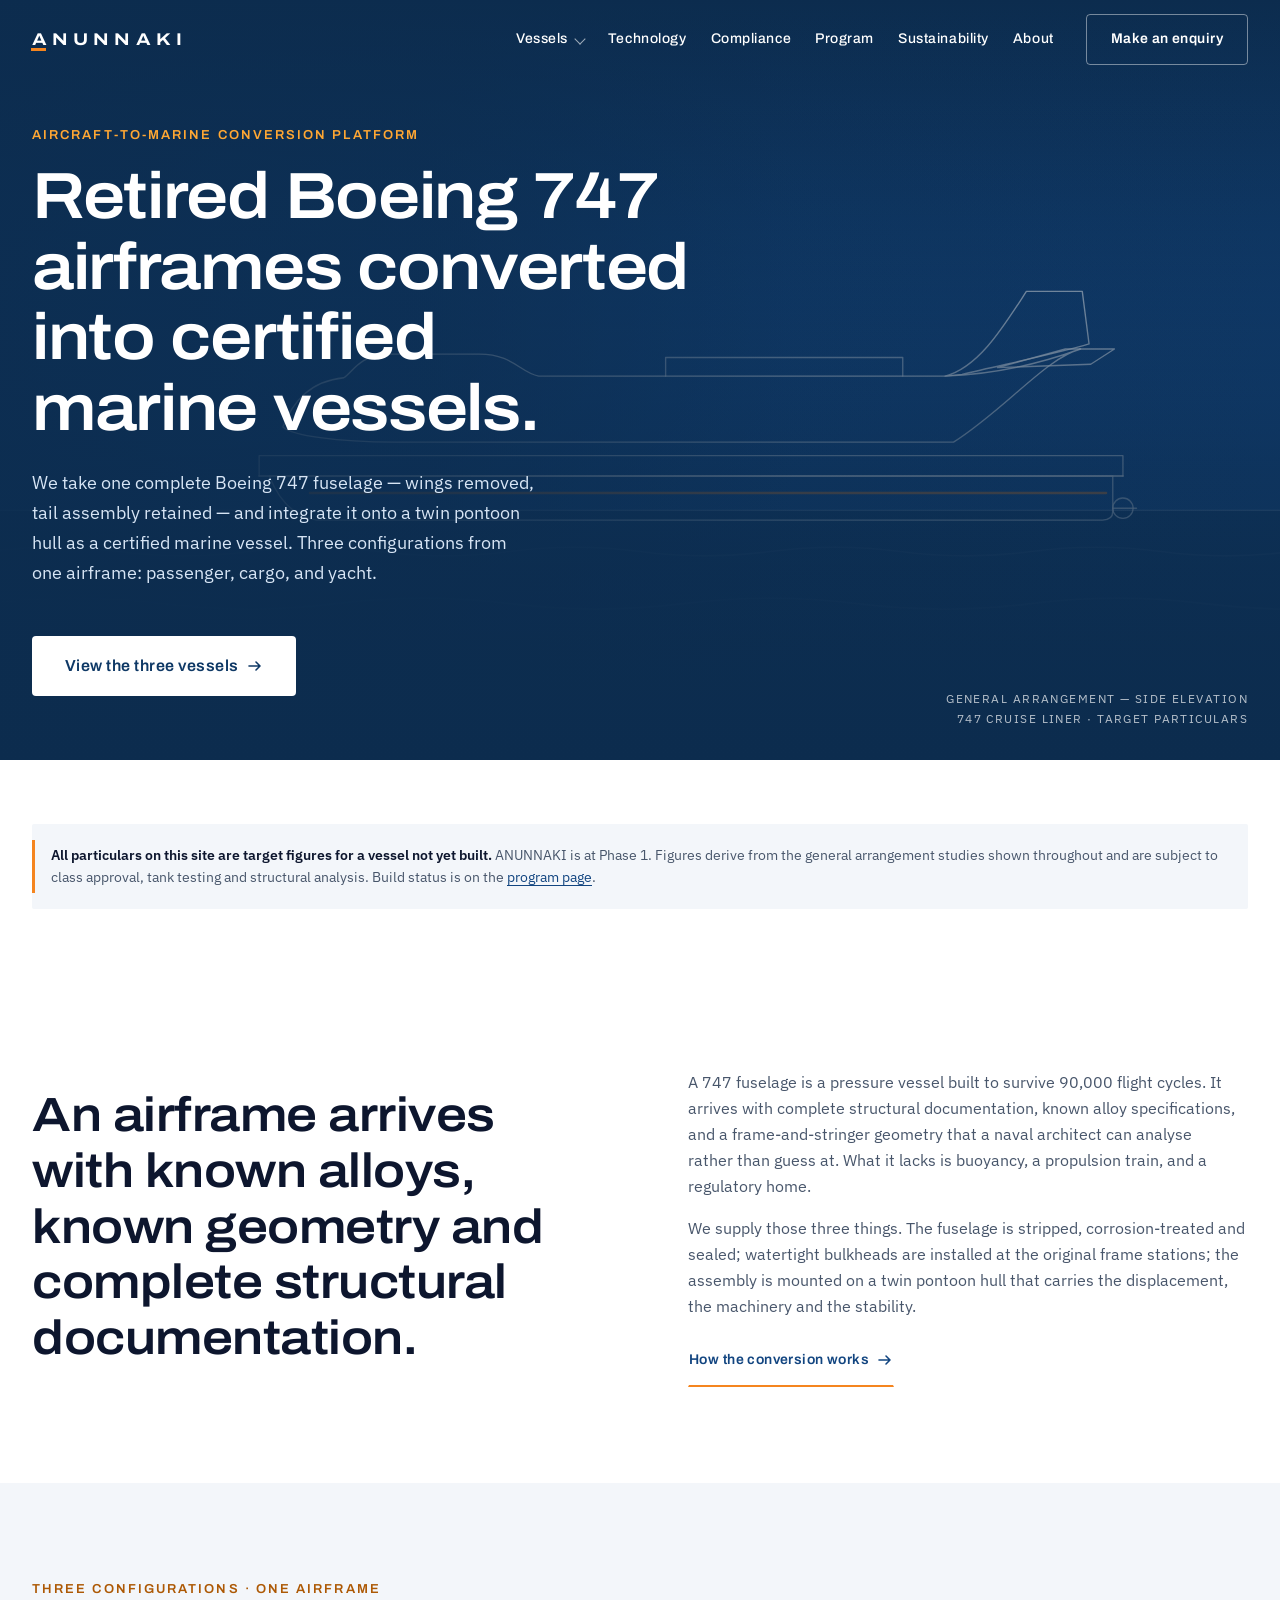
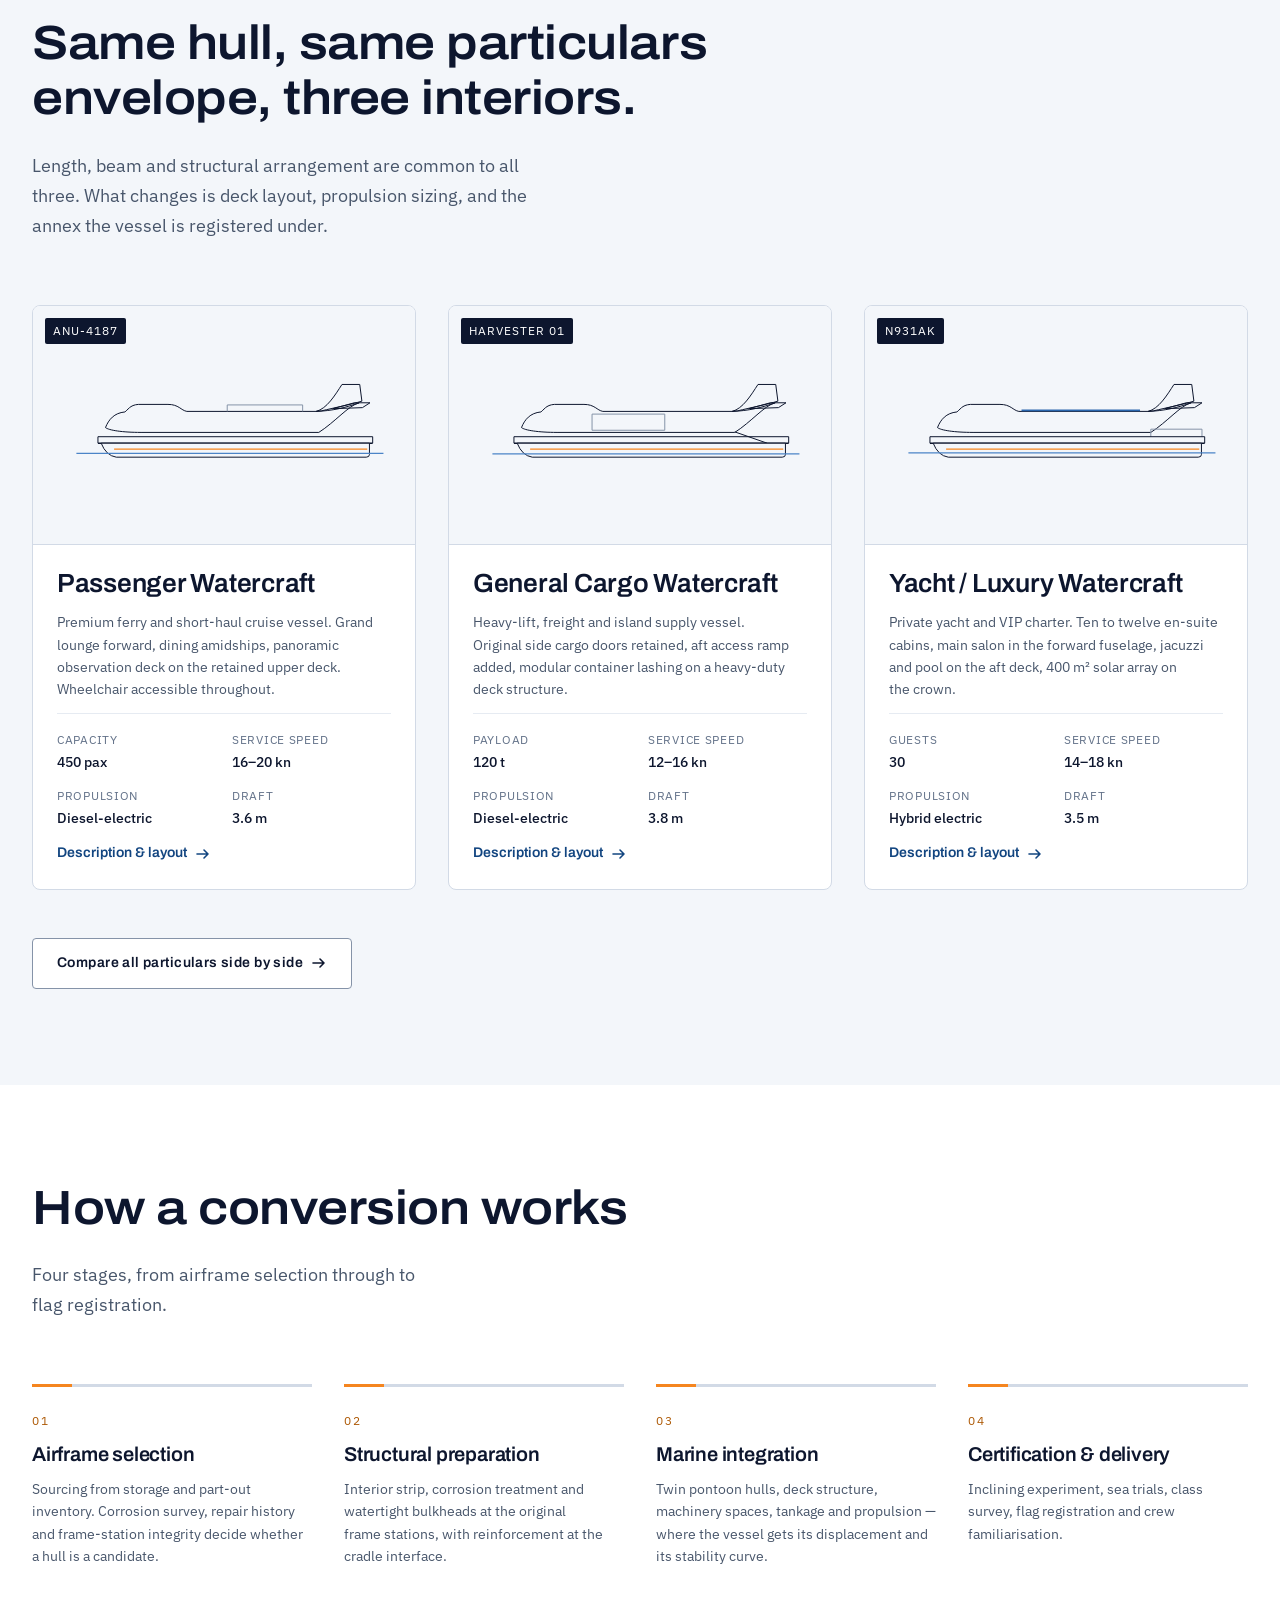
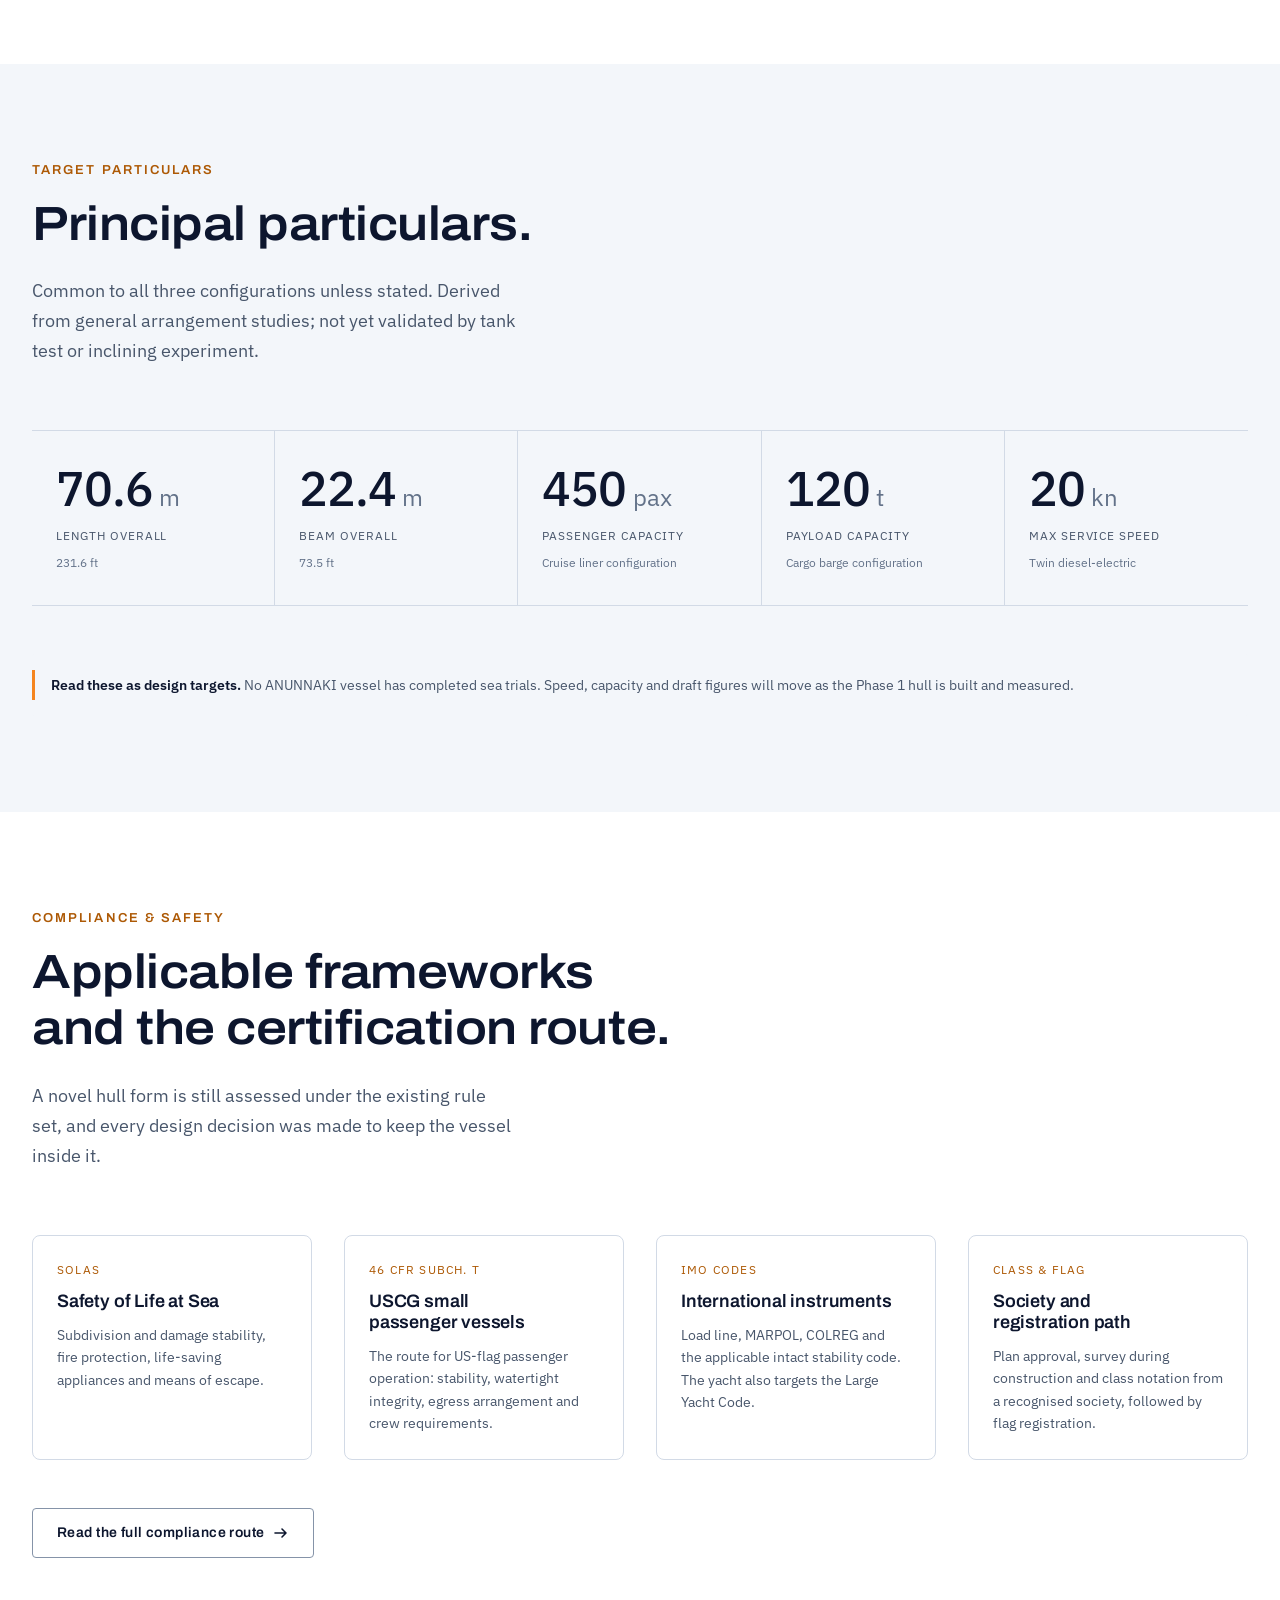
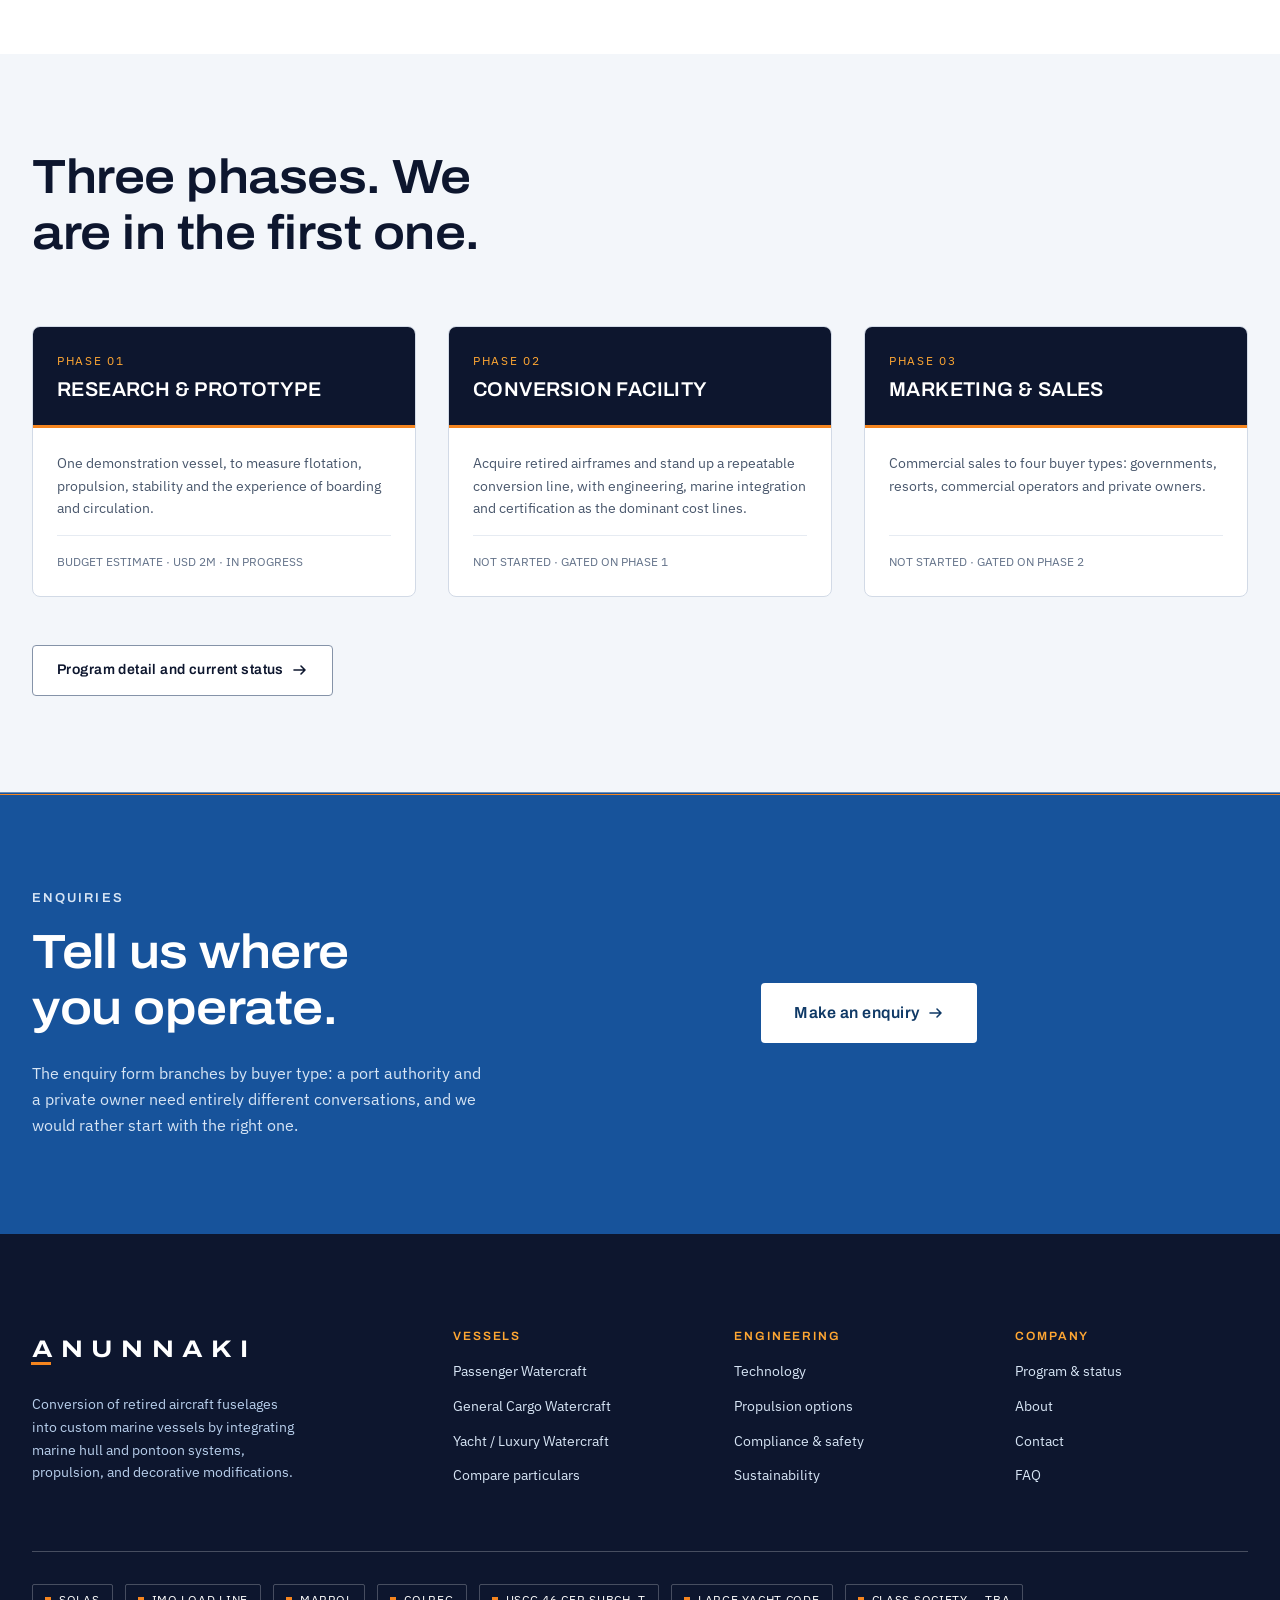
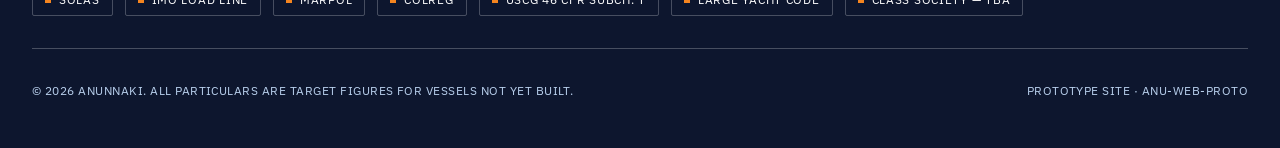
<file: index.html>
<!DOCTYPE html>
<html lang="en" class="no-js">
<head>
<meta charset="utf-8">
<meta name="viewport" content="width=device-width, initial-scale=1">
<title>ANUNNAKI — Aircraft-to-Marine Conversion Platform</title>
<meta name="description" content="ANUNNAKI converts retired Boeing 747 fuselages into certified marine vessels — passenger ferries, cargo barges and luxury yachts — on twin pontoon hulls, built to SOLAS, IMO and USCG 46 CFR Subchapter T standards.">

<link rel="preconnect" href="https://fonts.googleapis.com">
<link rel="preconnect" href="https://fonts.gstatic.com" crossorigin>
<link rel="stylesheet" href="https://fonts.googleapis.com/css2?family=Archivo:wdth,wght@75..125,400..700&family=IBM+Plex+Sans:wght@400;500;600&display=swap">
<link rel="stylesheet" href="styles.css">
</head>

<body>

<a class="skip-link" href="#main">Skip to content</a>

<!-- ======================================================================
     HEADER — transparent over the hero, solid on scroll
     ====================================================================== -->
<header class="site-header" data-header data-over-hero="true">
  <div class="site-header__inner">

    <a class="logo" href="index.html" aria-label="ANUNNAKI — home">
      <span class="logo__mark">A</span><span>NUNNAKI</span>
    </a>

    <nav class="nav" aria-label="Primary">
      <ul class="nav__list">

        <li class="nav__item">
          <a class="nav__link nav__link--has-menu" href="vessels.html">
            Vessels <span class="nav__caret" aria-hidden="true"></span>
          </a>
          <div class="nav__menu">
            <a class="nav__menu-link" href="passenger.html">
              <span class="nav__menu-title">Passenger Watercraft</span>
              <span class="nav__menu-meta">747 CRUISE LINER · 450 PAX</span>
            </a>
            <a class="nav__menu-link" href="cargo.html">
              <span class="nav__menu-title">General Cargo Watercraft</span>
              <span class="nav__menu-meta">747 CARGO BARGE · 120 T</span>
            </a>
            <a class="nav__menu-link" href="yacht.html">
              <span class="nav__menu-title">Yacht / Luxury Watercraft</span>
              <span class="nav__menu-meta">747 LUXURY YACHT · 30 GUESTS</span>
            </a>
            <a class="nav__menu-link" href="vessels.html">
              <span class="nav__menu-title">Compare all three</span>
              <span class="nav__menu-meta">SHARED PARTICULARS SCHEMA</span>
            </a>
          </div>
        </li>

        <li class="nav__item"><a class="nav__link" href="technology.html">Technology</a></li>
        <li class="nav__item"><a class="nav__link" href="compliance.html">Compliance</a></li>
        <li class="nav__item"><a class="nav__link" href="program.html">Program</a></li>
        <li class="nav__item"><a class="nav__link" href="sustainability.html">Sustainability</a></li>
        <li class="nav__item"><a class="nav__link" href="about.html">About</a></li>
      </ul>

      <a class="btn btn--on-brand-outline" href="contact.html">Make an enquiry</a>
    </nav>

    <button class="nav-toggle" type="button" data-nav-toggle aria-expanded="false" aria-controls="drawer" aria-label="Open menu">
      <span class="nav-toggle__bar"></span>
      <span class="nav-toggle__bar"></span>
      <span class="nav-toggle__bar"></span>
    </button>
  </div>
</header>

<!-- Mobile drawer -->
<div class="drawer" id="drawer" data-drawer data-open="false">
  <p class="drawer__group-label">Vessels</p>
  <a class="drawer__link" href="passenger.html">Passenger <span class="drawer__meta">450 PAX</span></a>
  <a class="drawer__link" href="cargo.html">Cargo <span class="drawer__meta">120 T</span></a>
  <a class="drawer__link" href="yacht.html">Yacht <span class="drawer__meta">30 GUESTS</span></a>

  <p class="drawer__group-label">Company</p>
  <a class="drawer__link" href="technology.html">Technology</a>
  <a class="drawer__link" href="compliance.html">Compliance &amp; Safety</a>
  <a class="drawer__link" href="program.html">Program</a>
  <a class="drawer__link" href="sustainability.html">Sustainability</a>
  <a class="drawer__link" href="about.html">About</a>
  <a class="drawer__link" href="faq.html">FAQ</a>
  <a class="drawer__link" href="contact.html">Contact</a>
</div>


<main id="main">

<!-- ======================================================================
     HERO — full-bleed. The drawing is the hero, not a render: the supplied
     renders carry visible generation artifacts and this audience spots them.
     ====================================================================== -->
<section class="hero hero--bleed">

  <div class="hero__media" aria-hidden="true">
    <svg viewBox="0 0 1200 700" preserveAspectRatio="xMidYMid slice" role="presentation">
      <defs>
        <linearGradient id="heroSky" x1="0" y1="0" x2="0" y2="1">
          <stop offset="0%"   stop-color="#0C2C4E"/>
          <stop offset="55%"  stop-color="#124580"/>
          <stop offset="100%" stop-color="#17539B"/>
        </linearGradient>
        <linearGradient id="heroSea" x1="0" y1="0" x2="0" y2="1">
          <stop offset="0%"   stop-color="#0F3966"/>
          <stop offset="100%" stop-color="#0C2C4E"/>
        </linearGradient>
      </defs>

      <rect width="1200" height="700" fill="url(#heroSky)"/>
      <rect y="470" width="1200" height="230" fill="url(#heroSea)"/>

      <!-- Horizon and swell -->
      <path d="M0 470 H1200" stroke="#FFFFFF" stroke-opacity="0.15" stroke-width="1"/>
      <path d="M0 508 q60 -8 120 0 t120 0 t120 0 t120 0 t120 0 t120 0 t120 0 t120 0 t120 0 t120 0"
            fill="none" stroke="#FFFFFF" stroke-opacity="0.07" stroke-width="1.5"/>
      <path d="M0 556 q80 -10 160 0 t160 0 t160 0 t160 0 t160 0 t160 0 t160 0 t160 0"
            fill="none" stroke="#FFFFFF" stroke-opacity="0.05" stroke-width="1.5"/>

      <!-- Vessel silhouette, drawn in white line on the marine field.
           The y-offset is derived, not eyeballed: the hull's local waterline
           sits at y=288, so to land it on the sea surface at y=470 the group
           translates by 470 - (288 x 0.78) = 245. -->
      <g transform="translate(140, 245) scale(0.78)" fill="none"
         stroke="#FFFFFF" stroke-opacity="0.72" stroke-width="1.6"
         stroke-linejoin="round" stroke-linecap="round">

        <!-- Fuselage with 747 upper deck -->
        <path d="M 168 190
                 C 180 160, 200 136, 240 132
                 C 250 126, 258 106, 290 104
                 L 400 104
                 C 440 104, 448 126, 470 130
                 L 950 130
                 C 1010 128, 1060 116, 1110 98
                 C 1070 108, 1020 170, 960 208
                 L 300 208
                 C 230 208, 180 200, 168 190 Z"/>

        <!-- Vertical stabiliser, retained -->
        <path d="M 950 130 C 990 120, 1020 70, 1046 30 L 1112 30 L 1120 92
                 C 1080 104, 1020 116, 970 128 Z"/>
        <!-- Horizontal stabiliser -->
        <path d="M 1012 120 L 1092 98 L 1150 98 L 1122 116 Z"/>

        <!-- Upper deck / observation railing -->
        <path d="M 620 130 L 620 108 M 900 130 L 900 108 M 620 108 L 900 108"
              stroke-opacity="0.55"/>

        <!-- Main deck -->
        <path d="M 140 248 L 1160 248" stroke-width="2.2"/>
        <path d="M 140 248 L 140 224 L 1160 224 L 1160 248" stroke-opacity="0.7"/>

        <!-- Twin pontoon hull, side profile -->
        <path d="M 152 248 L 1148 248 L 1148 290 Q 1148 300 1136 300 L 208 300
                 Q 170 294 152 248 Z"/>
        <!-- Hull stripe -->
        <path d="M 200 268 L 1140 268" stroke="#F5851F" stroke-opacity="0.8" stroke-width="3"/>

        <!-- Propulsion pod -->
        <circle cx="1160" cy="286" r="12"/>
        <path d="M 1148 286 L 1176 286"/>
      </g>

      <!-- Waterline through the hulls -->
      <path d="M0 470 H1200" stroke="#FFFFFF" stroke-opacity="0.20" stroke-width="1"/>
    </svg>
  </div>

  <div class="hero__scrim"></div>

  <div class="hero__inner container">
    <p class="eyebrow eyebrow--on-dark">Aircraft-to-marine conversion platform</p>
    <h1 class="hero__title">Retired Boeing 747 airframes converted into certified marine vessels.</h1>
    <p class="hero__lead">
      We take one complete Boeing 747 fuselage — wings removed, tail assembly retained — and
      integrate it onto a twin pontoon hull as a certified marine vessel. Three configurations
      from one airframe: passenger, cargo, and yacht.
    </p>

    <div class="cluster hero__actions">
      <a class="btn btn--on-brand btn--lg" href="vessels.html">
        View the three vessels
        <svg class="btn__arrow" viewBox="0 0 16 16" fill="none" aria-hidden="true">
          <path d="M2 8h11M9 4l4 4-4 4" stroke="currentColor" stroke-width="1.6" stroke-linecap="round" stroke-linejoin="round"/>
        </svg>
      </a>
    </div>
  </div>

  <p class="hero__reg">
    GENERAL ARRANGEMENT — SIDE ELEVATION<br>
    747 CRUISE LINER · TARGET PARTICULARS
  </p>
</section>

<!-- ======================================================================
     DISCLOSURE — placed first on purpose. Phase 1 is the prototype; every
     figure on this site is a target, and saying so up front is cheaper
     than being asked.
     ====================================================================== -->
<section class="section section--sm">
  <div class="container">
    <div class="notice reveal">
      <p class="notice__body">
        <strong>All particulars on this site are target figures for a vessel not yet built.</strong>
        ANUNNAKI is at Phase&nbsp;1. Figures derive from the general arrangement studies shown
        throughout and are subject to class approval, tank testing and structural analysis. Build
        status is on the <a href="program.html">program page</a>.
      </p>
    </div>
  </div>
</section>

<!-- ======================================================================
     PROPOSITION
     ====================================================================== -->
<section class="section">
  <div class="container">
    <div class="split">
      <div class="reveal">
        <h2>An airframe arrives with known alloys, known geometry and complete structural documentation.</h2>
      </div>
      <div class="prose reveal">
        <p>
          A 747 fuselage is a pressure vessel built to survive 90,000 flight cycles. It arrives
          with complete structural documentation, known alloy specifications, and a frame-and-stringer
          geometry that a naval architect can analyse rather than guess at. What it lacks is
          buoyancy, a propulsion train, and a regulatory home.
        </p>
        <p>
          We supply those three things. The fuselage is stripped, corrosion-treated and sealed;
          watertight bulkheads are installed at the original frame stations; the assembly is
          mounted on a twin pontoon hull that carries the displacement, the machinery and the
          stability.
        </p>
        <p>
          <a class="btn btn--ghost" href="technology.html">
            How the conversion works
            <svg class="btn__arrow" viewBox="0 0 16 16" fill="none" aria-hidden="true">
              <path d="M2 8h11M9 4l4 4-4 4" stroke="currentColor" stroke-width="1.6" stroke-linecap="round" stroke-linejoin="round"/>
            </svg>
          </a>
        </p>
      </div>
    </div>
  </div>
</section>

<!-- ======================================================================
     THREE VESSELS — the links the brief asked for. Each goes to a page
     with a written description and the layout drawings.
     ====================================================================== -->
<section class="section section--sunken" id="vessels">
  <div class="container">

    <div class="section-header reveal">
      <p class="eyebrow">Three configurations · one airframe</p>
      <h2>Same hull, same particulars envelope, three interiors.</h2>
      <p class="section-header__lead">
        Length, beam and structural arrangement are common to all three. What changes is deck
        layout, propulsion sizing, and the annex the vessel is registered under.
      </p>
    </div>

    <div class="auto-grid auto-grid--3">

      <!-- Passenger -->
      <article class="vessel-card reveal">
        <div class="vessel-card__media">
          <span class="vessel-card__tag">ANU-4187</span>
          <svg class="ga" viewBox="0 0 620 200" role="img" aria-label="Side elevation of the 747 Cruise Liner: fuselage with upper deck lounge on a twin pontoon hull.">
            <g transform="translate(6,10) scale(0.5)">
              <path class="ln" d="M 168 190 C 180 160, 200 136, 240 132 C 250 126, 258 106, 290 104 L 400 104 C 440 104, 448 126, 470 130 L 950 130 C 1010 128, 1060 116, 1110 98 C 1070 108, 1020 170, 960 208 L 300 208 C 230 208, 180 200, 168 190 Z"/>
              <path class="ln" d="M 950 130 C 990 120, 1020 70, 1046 30 L 1112 30 L 1120 92 C 1080 104, 1020 116, 970 128 Z"/>
              <path class="ln" d="M 1012 120 L 1092 98 L 1150 98 L 1122 116 Z"/>
              <path class="dim" d="M 620 130 L 620 106 L 900 106 L 900 130"/>
              <path class="ln-2" d="M 140 248 L 1160 248"/>
              <path class="ln" d="M 140 248 L 140 224 L 1160 224 L 1160 248"/>
              <path class="fill-light" d="M 152 248 L 1148 248 L 1148 290 Q 1148 300 1136 300 L 208 300 Q 170 294 152 248 Z"/>
              <path d="M 200 270 L 1140 270" stroke="var(--accent-graphic)" stroke-width="5" fill="none"/>
              <path class="wl" d="M 60 286 H 1200"/>
            </g>
          </svg>
        </div>
        <div class="vessel-card__body">
          <h3 class="vessel-card__title"><a href="passenger.html">Passenger Watercraft</a></h3>
          <p class="vessel-card__desc">
            Premium ferry and short-haul cruise vessel. Grand lounge forward, dining amidships,
            panoramic observation deck on the retained upper deck. Wheelchair accessible throughout.
          </p>
          <dl class="vessel-card__specs">
            <div class="vessel-card__spec"><dt>Capacity</dt><dd>450 pax</dd></div>
            <div class="vessel-card__spec"><dt>Service speed</dt><dd>16–20 kn</dd></div>
            <div class="vessel-card__spec"><dt>Propulsion</dt><dd>Diesel-electric</dd></div>
            <div class="vessel-card__spec"><dt>Draft</dt><dd>3.6 m</dd></div>
          </dl>
          <p class="vessel-card__cta">
            Description &amp; layout
            <svg class="btn__arrow" viewBox="0 0 16 16" fill="none" aria-hidden="true">
              <path d="M2 8h11M9 4l4 4-4 4" stroke="currentColor" stroke-width="1.6" stroke-linecap="round" stroke-linejoin="round"/>
            </svg>
          </p>
        </div>
      </article>

      <!-- Cargo -->
      <article class="vessel-card reveal">
        <div class="vessel-card__media">
          <span class="vessel-card__tag">HARVESTER 01</span>
          <svg class="ga" viewBox="0 0 620 200" role="img" aria-label="Side elevation of the 747 Cargo Barge: fuselage with aft loading ramp on a twin pontoon hull.">
            <g transform="translate(6,10) scale(0.5)">
              <path class="ln" d="M 168 190 C 180 160, 200 136, 240 132 C 250 126, 258 106, 290 104 L 400 104 C 440 104, 448 126, 470 130 L 950 130 C 1010 128, 1060 116, 1110 98 C 1070 108, 1020 170, 960 208 L 300 208 C 230 208, 180 200, 168 190 Z"/>
              <path class="ln" d="M 950 130 C 990 120, 1020 70, 1046 30 L 1112 30 L 1120 92 C 1080 104, 1020 116, 970 128 Z"/>
              <path class="ln" d="M 1012 120 L 1092 98 L 1150 98 L 1122 116 Z"/>
              <!-- Side cargo door -->
              <path class="dim" d="M 430 140 L 430 200 L 700 200 L 700 140 Z"/>
              <!-- Aft ramp, lowered -->
              <path class="ln" d="M 960 206 L 1080 248"/>
              <path class="ln-2" d="M 140 248 L 1160 248"/>
              <path class="ln" d="M 140 248 L 140 224 L 1160 224 L 1160 248"/>
              <path class="fill-light" d="M 152 248 L 1148 248 L 1148 290 Q 1148 300 1136 300 L 208 300 Q 170 294 152 248 Z"/>
              <path d="M 200 270 L 1140 270" stroke="var(--accent-graphic)" stroke-width="5" fill="none"/>
              <path class="wl" d="M 60 288 H 1200"/>
            </g>
          </svg>
        </div>
        <div class="vessel-card__body">
          <h3 class="vessel-card__title"><a href="cargo.html">General Cargo Watercraft</a></h3>
          <p class="vessel-card__desc">
            Heavy-lift, freight and island supply vessel. Original side cargo doors retained,
            aft access ramp added, modular container lashing on a heavy-duty deck structure.
          </p>
          <dl class="vessel-card__specs">
            <div class="vessel-card__spec"><dt>Payload</dt><dd>120 t</dd></div>
            <div class="vessel-card__spec"><dt>Service speed</dt><dd>12–16 kn</dd></div>
            <div class="vessel-card__spec"><dt>Propulsion</dt><dd>Diesel-electric</dd></div>
            <div class="vessel-card__spec"><dt>Draft</dt><dd>3.8 m</dd></div>
          </dl>
          <p class="vessel-card__cta">
            Description &amp; layout
            <svg class="btn__arrow" viewBox="0 0 16 16" fill="none" aria-hidden="true">
              <path d="M2 8h11M9 4l4 4-4 4" stroke="currentColor" stroke-width="1.6" stroke-linecap="round" stroke-linejoin="round"/>
            </svg>
          </p>
        </div>
      </article>

      <!-- Yacht -->
      <article class="vessel-card reveal">
        <div class="vessel-card__media">
          <span class="vessel-card__tag">N931AK</span>
          <svg class="ga" viewBox="0 0 620 200" role="img" aria-label="Side elevation of the 747 Luxury Yacht: fuselage with open aft deck and solar array on a twin pontoon hull.">
            <g transform="translate(6,10) scale(0.5)">
              <path class="ln" d="M 168 190 C 180 160, 200 136, 240 132 C 250 126, 258 106, 290 104 L 400 104 C 440 104, 448 126, 470 130 L 950 130 C 1010 128, 1060 116, 1110 98 C 1070 108, 1020 170, 960 208 L 300 208 C 230 208, 180 200, 168 190 Z"/>
              <path class="ln" d="M 950 130 C 990 120, 1020 70, 1046 30 L 1112 30 L 1120 92 C 1080 104, 1020 116, 970 128 Z"/>
              <path class="ln" d="M 1012 120 L 1092 98 L 1150 98 L 1122 116 Z"/>
              <!-- Solar array on the crown -->
              <path d="M 480 126 L 920 126" stroke="var(--marine-500)" stroke-width="6" fill="none"/>
              <!-- Open aft sun deck with rail -->
              <path class="dim" d="M 960 224 L 960 196 M 1150 224 L 1150 196 M 960 196 L 1150 196"/>
              <path class="ln-2" d="M 140 248 L 1160 248"/>
              <path class="ln" d="M 140 248 L 140 224 L 1160 224 L 1160 248"/>
              <path class="fill-light" d="M 152 248 L 1148 248 L 1148 290 Q 1148 300 1136 300 L 208 300 Q 170 294 152 248 Z"/>
              <path d="M 200 270 L 1140 270" stroke="var(--accent-graphic)" stroke-width="5" fill="none"/>
              <path class="wl" d="M 60 284 H 1200"/>
            </g>
          </svg>
        </div>
        <div class="vessel-card__body">
          <h3 class="vessel-card__title"><a href="yacht.html">Yacht / Luxury Watercraft</a></h3>
          <p class="vessel-card__desc">
            Private yacht and VIP charter. Ten to twelve en-suite cabins, main salon in the
            forward fuselage, jacuzzi and pool on the aft deck, 400&nbsp;m² solar array on the crown.
          </p>
          <dl class="vessel-card__specs">
            <div class="vessel-card__spec"><dt>Guests</dt><dd>30</dd></div>
            <div class="vessel-card__spec"><dt>Service speed</dt><dd>14–18 kn</dd></div>
            <div class="vessel-card__spec"><dt>Propulsion</dt><dd>Hybrid electric</dd></div>
            <div class="vessel-card__spec"><dt>Draft</dt><dd>3.5 m</dd></div>
          </dl>
          <p class="vessel-card__cta">
            Description &amp; layout
            <svg class="btn__arrow" viewBox="0 0 16 16" fill="none" aria-hidden="true">
              <path d="M2 8h11M9 4l4 4-4 4" stroke="currentColor" stroke-width="1.6" stroke-linecap="round" stroke-linejoin="round"/>
            </svg>
          </p>
        </div>
      </article>

    </div>

    <p class="mt-7">
      <a class="btn btn--secondary" href="vessels.html">
        Compare all particulars side by side
        <svg class="btn__arrow" viewBox="0 0 16 16" fill="none" aria-hidden="true">
          <path d="M2 8h11M9 4l4 4-4 4" stroke="currentColor" stroke-width="1.6" stroke-linecap="round" stroke-linejoin="round"/>
        </svg>
      </a>
    </p>
  </div>
</section>

<!-- ======================================================================
     HOW A CONVERSION WORKS
     ====================================================================== -->
<section class="section">
  <div class="container">
    <div class="section-header reveal">
      <h2>How a conversion works</h2>
      <p class="section-header__lead">
        Four stages, from airframe selection through to flag registration.
      </p>
    </div>

    <div class="process">
      <div class="process__step reveal">
        <h3 class="process__title">Airframe selection</h3>
        <p class="process__desc">
          Sourcing from storage and part-out inventory. Corrosion survey, repair history and
          frame-station integrity decide whether a hull is a candidate.
        </p>
      </div>
      <div class="process__step reveal">
        <h3 class="process__title">Structural preparation</h3>
        <p class="process__desc">
          Interior strip, corrosion treatment and watertight bulkheads at the original frame
          stations, with reinforcement at the cradle interface.
        </p>
      </div>
      <div class="process__step reveal">
        <h3 class="process__title">Marine integration</h3>
        <p class="process__desc">
          Twin pontoon hulls, deck structure, machinery spaces, tankage and propulsion — where the
          vessel gets its displacement and its stability curve.
        </p>
      </div>
      <div class="process__step reveal">
        <h3 class="process__title">Certification &amp; delivery</h3>
        <p class="process__desc">
          Inclining experiment, sea trials, class survey, flag registration and crew
          familiarisation.
        </p>
      </div>
    </div>
  </div>
</section>

<!-- ======================================================================
     CREDIBILITY BAND — stat strip on the marine field
     ====================================================================== -->
<section class="section section--sunken">
  <div class="container">
    <div class="section-header reveal">
      <p class="eyebrow">Target particulars</p>
      <h2>Principal particulars.</h2>
      <p class="section-header__lead">
        Common to all three configurations unless stated. Derived from general arrangement studies;
        not yet validated by tank test or inclining experiment.
      </p>
    </div>

    <div class="stat-strip reveal">
      <div class="stat">
        <span class="stat__value">70.6<span class="stat__unit">m</span></span>
        <span class="stat__label">Length overall</span>
        <span class="stat__note">231.6 ft</span>
      </div>
      <div class="stat">
        <span class="stat__value">22.4<span class="stat__unit">m</span></span>
        <span class="stat__label">Beam overall</span>
        <span class="stat__note">73.5 ft</span>
      </div>
      <div class="stat">
        <span class="stat__value">450<span class="stat__unit">pax</span></span>
        <span class="stat__label">Passenger capacity</span>
        <span class="stat__note">Cruise liner configuration</span>
      </div>
      <div class="stat">
        <span class="stat__value">120<span class="stat__unit">t</span></span>
        <span class="stat__label">Payload capacity</span>
        <span class="stat__note">Cargo barge configuration</span>
      </div>
      <div class="stat">
        <span class="stat__value">20<span class="stat__unit">kn</span></span>
        <span class="stat__label">Max service speed</span>
        <span class="stat__note">Twin diesel-electric</span>
      </div>
    </div>

    <div class="notice mt-7 reveal">
      <p class="notice__body">
        <strong>Read these as design targets.</strong> No ANUNNAKI vessel has completed sea trials.
        Speed, capacity and draft figures will move as the Phase&nbsp;1 hull is built and measured.
      </p>
    </div>
  </div>
</section>

<!-- ======================================================================
     COMPLIANCE PREVIEW
     ====================================================================== -->
<section class="section">
  <div class="container">
    <div class="section-header reveal">
      <p class="eyebrow">Compliance &amp; safety</p>
      <h2>Applicable frameworks and the certification route.</h2>
      <p class="section-header__lead">
        A novel hull form is still assessed under the existing rule set, and every design decision
        was made to keep the vessel inside it.
      </p>
    </div>

    <div class="compliance-grid">
      <div class="compliance-card reveal">
        <span class="compliance-card__code">SOLAS</span>
        <h3 class="compliance-card__title">Safety of Life at Sea</h3>
        <p class="compliance-card__desc">
          Subdivision and damage stability, fire protection, life-saving appliances and means of
          escape.
        </p>
      </div>
      <div class="compliance-card reveal">
        <span class="compliance-card__code">46 CFR SUBCH. T</span>
        <h3 class="compliance-card__title">USCG small passenger vessels</h3>
        <p class="compliance-card__desc">
          The route for US-flag passenger operation: stability, watertight integrity, egress
          arrangement and crew requirements.
        </p>
      </div>
      <div class="compliance-card reveal">
        <span class="compliance-card__code">IMO CODES</span>
        <h3 class="compliance-card__title">International instruments</h3>
        <p class="compliance-card__desc">
          Load line, MARPOL, COLREG and the applicable intact stability code. The yacht also
          targets the Large Yacht Code.
        </p>
      </div>
      <div class="compliance-card reveal">
        <span class="compliance-card__code">CLASS &amp; FLAG</span>
        <h3 class="compliance-card__title">Society and registration path</h3>
        <p class="compliance-card__desc">
          Plan approval, survey during construction and class notation from a recognised society,
          followed by flag registration.
        </p>
      </div>
    </div>

    <p class="mt-7">
      <a class="btn btn--secondary" href="compliance.html">
        Read the full compliance route
        <svg class="btn__arrow" viewBox="0 0 16 16" fill="none" aria-hidden="true">
          <path d="M2 8h11M9 4l4 4-4 4" stroke="currentColor" stroke-width="1.6" stroke-linecap="round" stroke-linejoin="round"/>
        </svg>
      </a>
    </p>
  </div>
</section>

<!-- ======================================================================
     PROGRAM — three phases, condensed
     ====================================================================== -->
<section class="section section--sunken">
  <div class="container">
    <div class="section-header reveal">
      <h2>Three phases. We are in the first one.</h2>
    </div>

    <div class="auto-grid auto-grid--3">

      <article class="phase-card reveal">
        <div class="phase-card__head">
          <span class="phase-card__num">PHASE 01</span>
          <h3 class="phase-card__title">Research &amp; prototype</h3>
        </div>
        <div class="phase-card__body">
          <p class="phase-card__intro">
            One demonstration vessel, to measure flotation, propulsion, stability and the
            experience of boarding and circulation.
          </p>
          <p class="phase-card__status">BUDGET ESTIMATE · USD 2M · IN PROGRESS</p>
        </div>
      </article>

      <article class="phase-card reveal">
        <div class="phase-card__head">
          <span class="phase-card__num">PHASE 02</span>
          <h3 class="phase-card__title">Conversion facility</h3>
        </div>
        <div class="phase-card__body">
          <p class="phase-card__intro">
            Acquire retired airframes and stand up a repeatable conversion line, with engineering,
            marine integration and certification as the dominant cost lines.
          </p>
          <p class="phase-card__status">NOT STARTED · GATED ON PHASE 1</p>
        </div>
      </article>

      <article class="phase-card reveal">
        <div class="phase-card__head">
          <span class="phase-card__num">PHASE 03</span>
          <h3 class="phase-card__title">Marketing &amp; sales</h3>
        </div>
        <div class="phase-card__body">
          <p class="phase-card__intro">
            Commercial sales to four buyer types: governments, resorts, commercial operators and
            private owners.
          </p>
          <p class="phase-card__status">NOT STARTED · GATED ON PHASE 2</p>
        </div>
      </article>

    </div>

    <p class="mt-7">
      <a class="btn btn--secondary" href="program.html">
        Program detail and current status
        <svg class="btn__arrow" viewBox="0 0 16 16" fill="none" aria-hidden="true">
          <path d="M2 8h11M9 4l4 4-4 4" stroke="currentColor" stroke-width="1.6" stroke-linecap="round" stroke-linejoin="round"/>
        </svg>
      </a>
    </p>
  </div>
</section>

<!-- ======================================================================
     CTA
     ====================================================================== -->
<section class="cta-band">
  <div class="container">
    <div class="cta-band__inner">
      <div>
        <p class="eyebrow eyebrow--on-brand">Enquiries</p>
        <h2>Tell us where you operate.</h2>
        <p class="mt-5">
          The enquiry form branches by buyer type: a port authority and a private owner need
          entirely different conversations, and we would rather start with the right one.
        </p>
      </div>
      <div class="cluster">
        <a class="btn btn--on-brand btn--lg" href="contact.html">
          Make an enquiry
          <svg class="btn__arrow" viewBox="0 0 16 16" fill="none" aria-hidden="true">
            <path d="M2 8h11M9 4l4 4-4 4" stroke="currentColor" stroke-width="1.6" stroke-linecap="round" stroke-linejoin="round"/>
          </svg>
        </a>
      </div>
    </div>
  </div>
</section>

</main>

<!-- ======================================================================
     FOOTER
     ====================================================================== -->
<footer class="site-footer">
  <div class="container">

    <div class="footer-grid">
      <div class="footer-grid__brand">
        <a class="logo logo--lg" href="index.html" aria-label="ANUNNAKI — home">
          <span class="logo__mark">A</span><span>NUNNAKI</span>
        </a>
        <p class="footer__blurb mt-5">
          Conversion of retired aircraft fuselages into custom marine vessels by integrating marine
          hull and pontoon systems, propulsion, and decorative modifications.
        </p>
      </div>

      <div>
        <h4 class="footer__heading">Vessels</h4>
        <ul class="footer__list">
          <li><a href="passenger.html">Passenger Watercraft</a></li>
          <li><a href="cargo.html">General Cargo Watercraft</a></li>
          <li><a href="yacht.html">Yacht / Luxury Watercraft</a></li>
          <li><a href="vessels.html">Compare particulars</a></li>
        </ul>
      </div>

      <div>
        <h4 class="footer__heading">Engineering</h4>
        <ul class="footer__list">
          <li><a href="technology.html">Technology</a></li>
          <li><a href="technology.html#propulsion">Propulsion options</a></li>
          <li><a href="compliance.html">Compliance &amp; safety</a></li>
          <li><a href="sustainability.html">Sustainability</a></li>
        </ul>
      </div>

      <div>
        <h4 class="footer__heading">Company</h4>
        <ul class="footer__list">
          <li><a href="program.html">Program &amp; status</a></li>
          <li><a href="about.html">About</a></li>
          <li><a href="contact.html">Contact</a></li>
          <li><a href="faq.html">FAQ</a></li>
        </ul>
      </div>
    </div>

    <div class="footer__compliance">
      <span class="badge badge--on-brand">SOLAS</span>
      <span class="badge badge--on-brand">IMO LOAD LINE</span>
      <span class="badge badge--on-brand">MARPOL</span>
      <span class="badge badge--on-brand">COLREG</span>
      <span class="badge badge--on-brand">USCG 46 CFR SUBCH. T</span>
      <span class="badge badge--on-brand">LARGE YACHT CODE</span>
      <span class="badge badge--on-brand">CLASS SOCIETY — TBA</span>
    </div>

    <div class="footer__legal">
      <span>© <span data-year>2026</span> ANUNNAKI. ALL PARTICULARS ARE TARGET FIGURES FOR VESSELS NOT YET BUILT.</span>
      <span>PROTOTYPE SITE · ANU-WEB-PROTO</span>
    </div>
  </div>
</footer>

<script src="site.js"></script>
<!-- impeccable-live-start -->
<script src="http://localhost:8400/live.js?token=92280152-2b45-4974-8314-2dab729a905e"></script>
<!-- impeccable-live-end -->
</body>
</html>
</file>
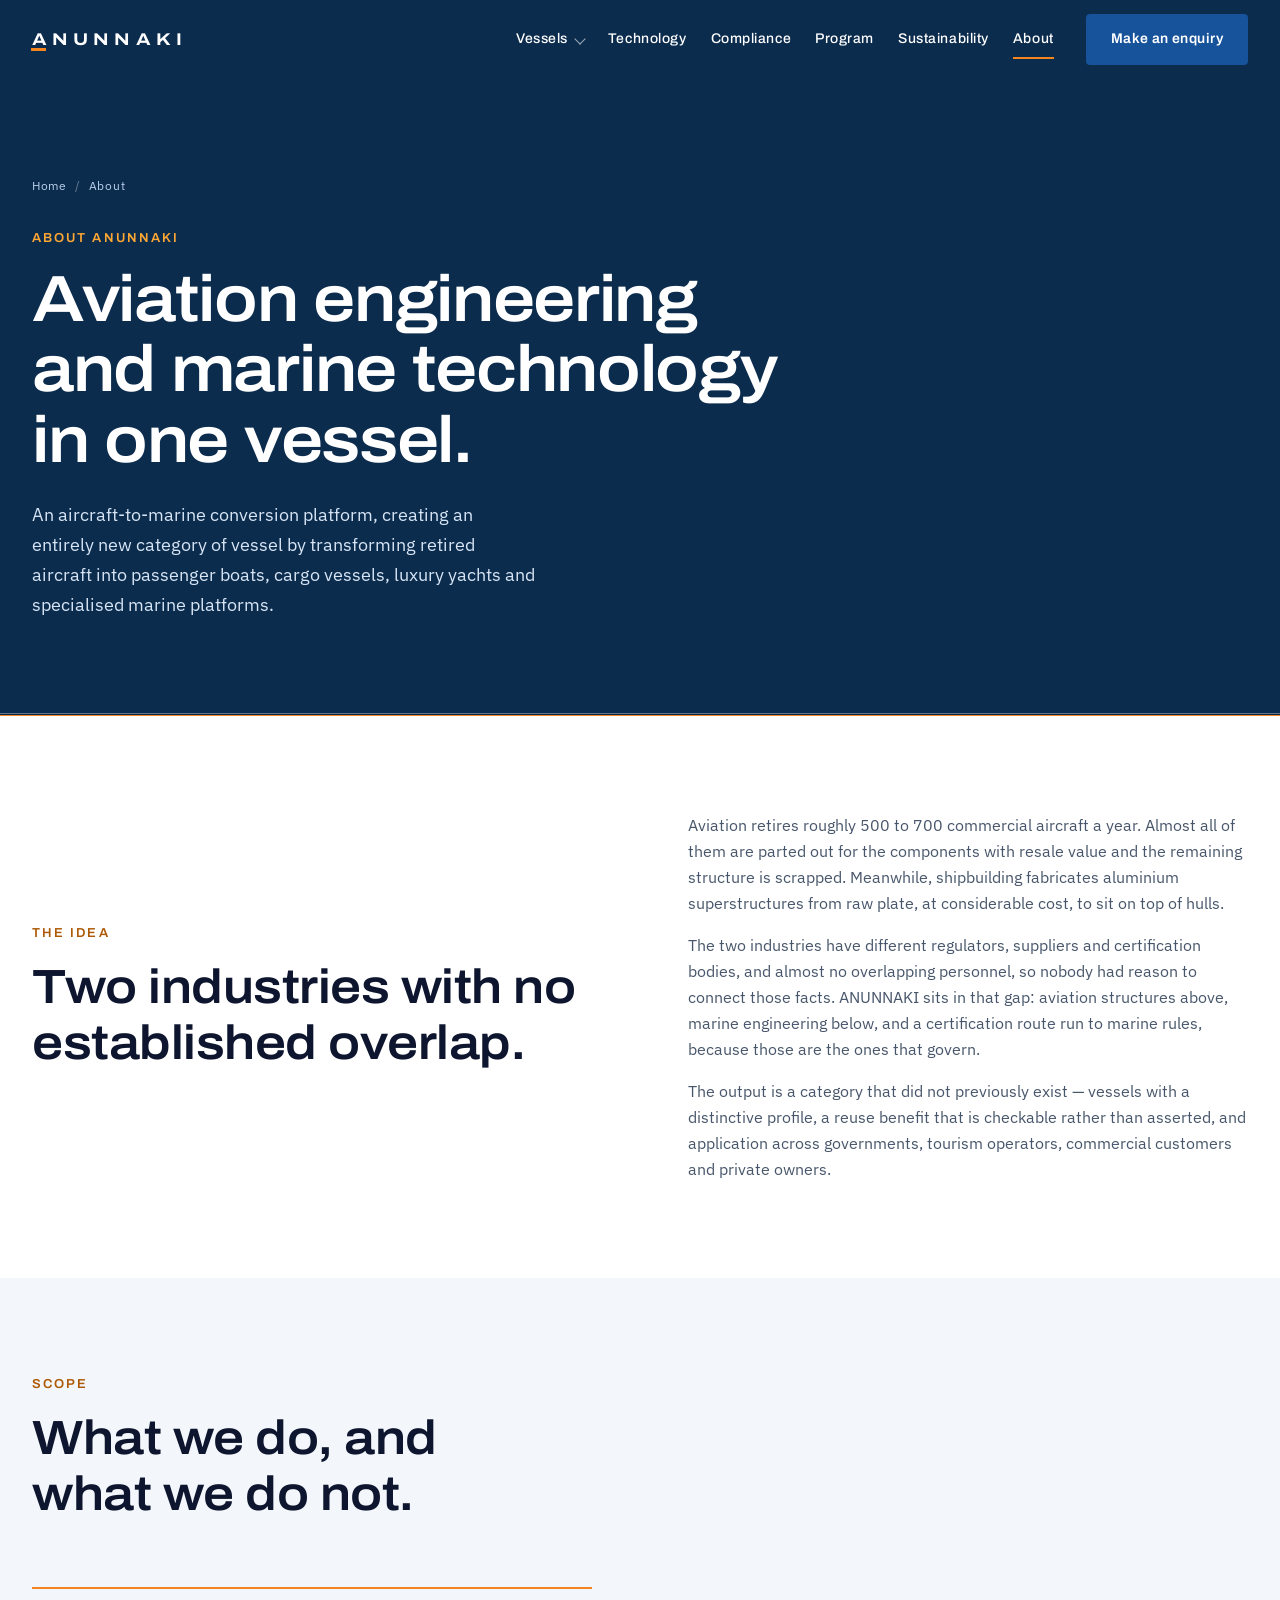
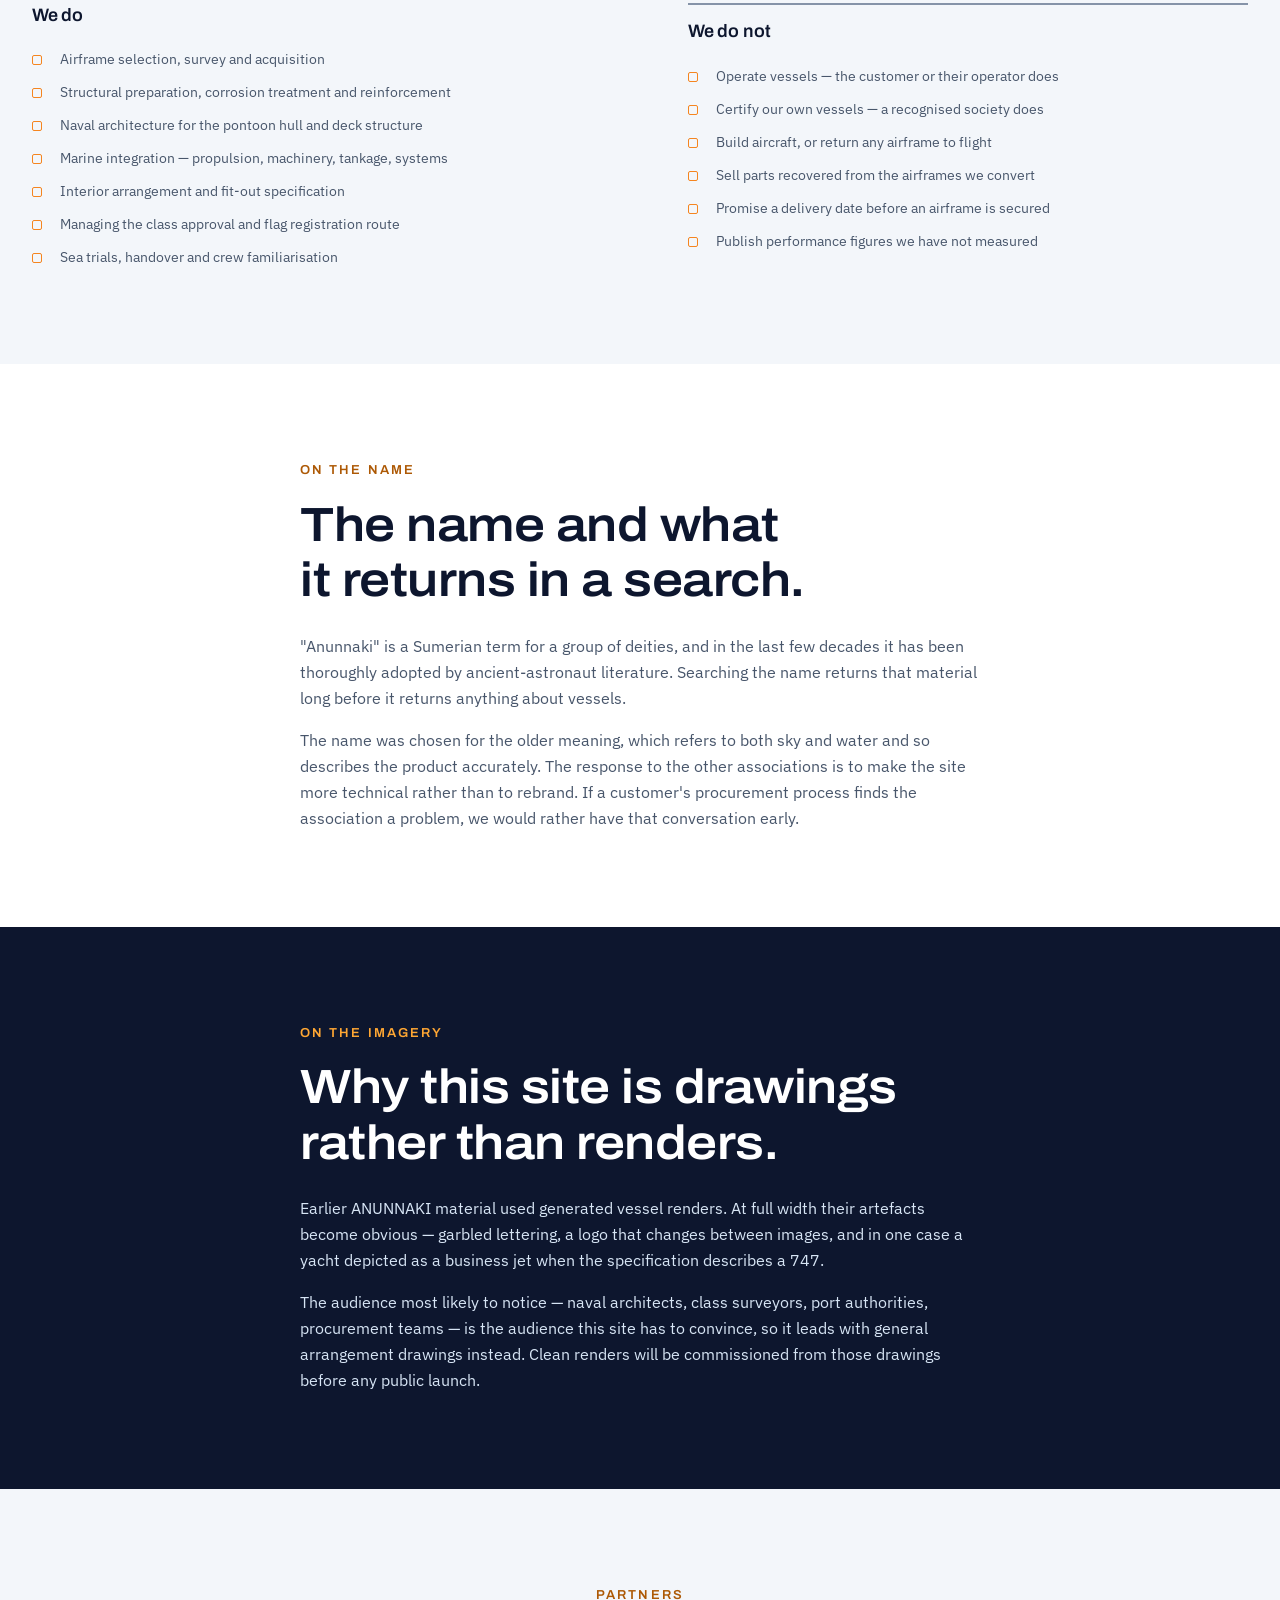
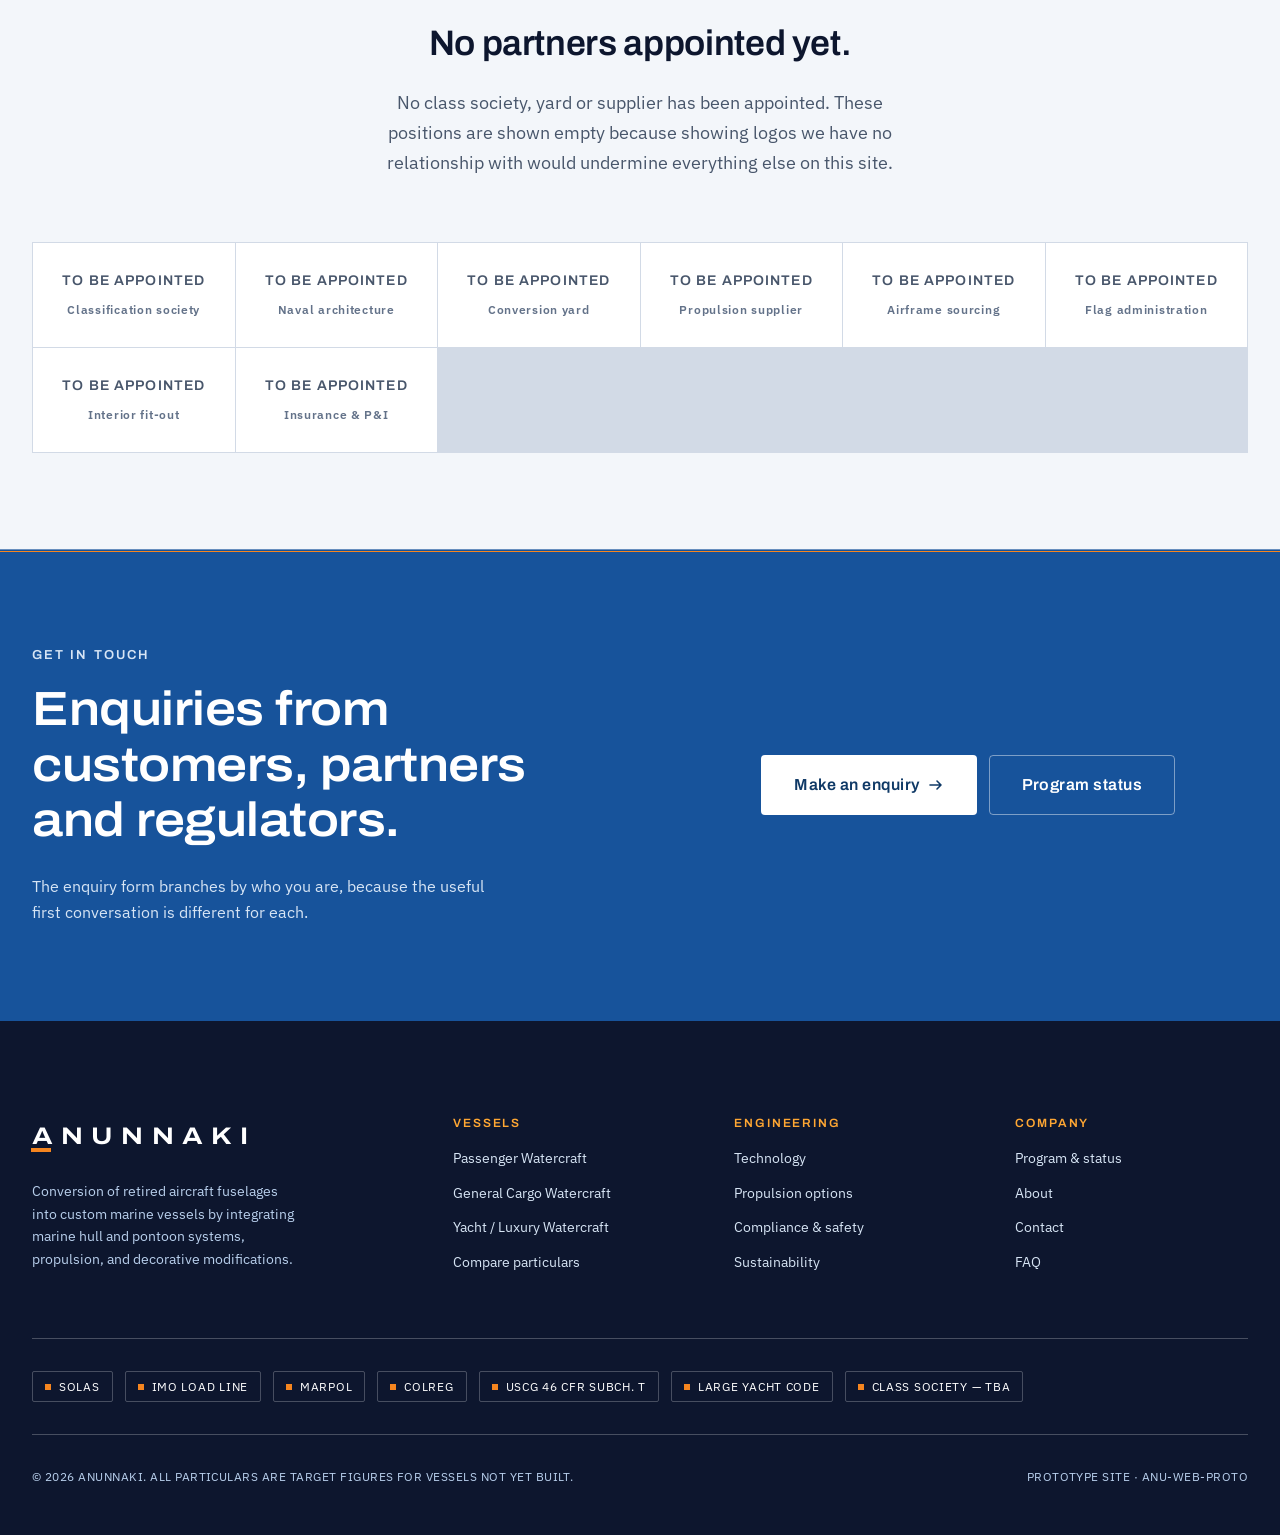
<file: about.html>
<!DOCTYPE html>
<html lang="en" class="no-js">
<head>
<meta charset="utf-8">
<meta name="viewport" content="width=device-width, initial-scale=1">
<title>About — Aviation Engineering and Marine Technology | ANUNNAKI</title>
<meta name="description" content="About ANUNNAKI: an aircraft-to-marine conversion platform creating a new category of vessel from retired airframes. What we do, what we do not do, and where the name comes from.">

<link rel="preconnect" href="https://fonts.googleapis.com">
<link rel="preconnect" href="https://fonts.gstatic.com" crossorigin>
<link rel="stylesheet" href="https://fonts.googleapis.com/css2?family=Archivo:wdth,wght@75..125,400..700&family=IBM+Plex+Sans:wght@400;500;600&display=swap">
<link rel="stylesheet" href="styles.css">
</head>

<body>

<a class="skip-link" href="#main">Skip to content</a>

<header class="site-header" data-header data-over-hero="true">
  <div class="site-header__inner">
    <a class="logo" href="index.html" aria-label="ANUNNAKI — home">
      <span class="logo__mark">A</span><span>NUNNAKI</span>
    </a>
    <nav class="nav" aria-label="Primary">
      <ul class="nav__list">
        <li class="nav__item">
          <a class="nav__link nav__link--has-menu" href="vessels.html">Vessels <span class="nav__caret" aria-hidden="true"></span></a>
          <div class="nav__menu">
            <a class="nav__menu-link" href="passenger.html"><span class="nav__menu-title">Passenger Watercraft</span><span class="nav__menu-meta">747 CRUISE LINER · 450 PAX</span></a>
            <a class="nav__menu-link" href="cargo.html"><span class="nav__menu-title">General Cargo Watercraft</span><span class="nav__menu-meta">747 CARGO BARGE · 120 T</span></a>
            <a class="nav__menu-link" href="yacht.html"><span class="nav__menu-title">Yacht / Luxury Watercraft</span><span class="nav__menu-meta">747 LUXURY YACHT · 30 GUESTS</span></a>
          </div>
        </li>
        <li class="nav__item"><a class="nav__link" href="technology.html">Technology</a></li>
        <li class="nav__item"><a class="nav__link" href="compliance.html">Compliance</a></li>
        <li class="nav__item"><a class="nav__link" href="program.html">Program</a></li>
        <li class="nav__item"><a class="nav__link" href="sustainability.html">Sustainability</a></li>
        <li class="nav__item"><a class="nav__link" href="about.html" aria-current="page">About</a></li>
      </ul>
      <a class="btn btn--primary" href="contact.html">Make an enquiry</a>
    </nav>
    <button class="nav-toggle" type="button" data-nav-toggle aria-expanded="false" aria-controls="drawer" aria-label="Open menu">
      <span class="nav-toggle__bar"></span><span class="nav-toggle__bar"></span><span class="nav-toggle__bar"></span>
    </button>
  </div>
</header>

<div class="drawer" id="drawer" data-drawer data-open="false">
  <p class="drawer__group-label">Vessels</p>
  <a class="drawer__link" href="passenger.html">Passenger <span class="drawer__meta">450 PAX</span></a>
  <a class="drawer__link" href="cargo.html">Cargo <span class="drawer__meta">120 T</span></a>
  <a class="drawer__link" href="yacht.html">Yacht <span class="drawer__meta">30 GUESTS</span></a>
  <p class="drawer__group-label">Company</p>
  <a class="drawer__link" href="technology.html">Technology</a>
  <a class="drawer__link" href="compliance.html">Compliance &amp; Safety</a>
  <a class="drawer__link" href="program.html">Program</a>
  <a class="drawer__link" href="sustainability.html">Sustainability</a>
  <a class="drawer__link" href="about.html" aria-current="page">About</a>
  <a class="drawer__link" href="faq.html">FAQ</a>
  <a class="drawer__link" href="contact.html">Contact</a>
</div>


<main id="main">

<section class="hero hero--title">
  <div class="container">
    <nav class="breadcrumb breadcrumb--on-brand mb-6" aria-label="Breadcrumb">
      <ol><li><a href="index.html">Home</a></li><li>About</li></ol>
    </nav>
    <p class="eyebrow eyebrow--on-brand">About ANUNNAKI</p>
    <h1>Aviation engineering and marine technology in one vessel.</h1>
    <p class="hero__lead">
      An aircraft-to-marine conversion platform, creating an entirely new category of vessel by
      transforming retired aircraft into passenger boats, cargo vessels, luxury yachts and
      specialised marine platforms.
    </p>
  </div>
</section>

<section class="section">
  <div class="container">
    <div class="split">
      <div class="reveal">
        <p class="eyebrow">The idea</p>
        <h2>Two industries with no established overlap.</h2>
      </div>
      <div class="prose reveal">
        <p>
          Aviation retires roughly 500 to 700 commercial aircraft a year. Almost all of them are
          parted out for the components with resale value and the remaining structure is scrapped.
          Meanwhile, shipbuilding fabricates aluminium superstructures from raw plate, at
          considerable cost, to sit on top of hulls.
        </p>
        <p>
          The two industries have different regulators, suppliers and certification bodies, and
          almost no overlapping personnel, so nobody had reason to connect those facts. ANUNNAKI
          sits in that gap: aviation structures above, marine engineering below, and a
          certification route run to marine rules, because those are the ones that govern.
        </p>
        <p>
          The output is a category that did not previously exist — vessels with a distinctive
          profile, a reuse benefit that is checkable rather than asserted, and application across
          governments, tourism operators, commercial customers and private owners.
        </p>
      </div>
    </div>
  </div>
</section>

<section class="section section--sunken">
  <div class="container">
    <div class="section-header reveal">
      <p class="eyebrow">Scope</p>
      <h2>What we do, and what we do not.</h2>
    </div>

    <div class="split">
      <div class="use-case use-case--accent use-case--strong reveal">
        <h3 class="use-case__title">We do</h3>
        <ul class="checklist mt-5">
          <li>Airframe selection, survey and acquisition</li>
          <li>Structural preparation, corrosion treatment and reinforcement</li>
          <li>Naval architecture for the pontoon hull and deck structure</li>
          <li>Marine integration — propulsion, machinery, tankage, systems</li>
          <li>Interior arrangement and fit-out specification</li>
          <li>Managing the class approval and flag registration route</li>
          <li>Sea trials, handover and crew familiarisation</li>
        </ul>
      </div>

      <div class="use-case use-case--muted use-case--strong reveal">
        <h3 class="use-case__title">We do not</h3>
        <ul class="checklist mt-5">
          <li>Operate vessels — the customer or their operator does</li>
          <li>Certify our own vessels — a recognised society does</li>
          <li>Build aircraft, or return any airframe to flight</li>
          <li>Sell parts recovered from the airframes we convert</li>
          <li>Promise a delivery date before an airframe is secured</li>
          <li>Publish performance figures we have not measured</li>
        </ul>
      </div>
    </div>
  </div>
</section>

<!-- ======================================================================
     THE NAME — addressing it directly rather than hoping nobody asks
     ====================================================================== -->
<section class="section">
  <div class="container container--prose">
    <div class="reveal">
      <p class="eyebrow">On the name</p>
      <h2>The name and what it returns in a search.</h2>
      <div class="prose mt-5">
        <p>
          "Anunnaki" is a Sumerian term for a group of deities, and in the last few decades it has
          been thoroughly adopted by ancient-astronaut literature. Searching the name returns that
          material long before it returns anything about vessels.
        </p>
        <p>
          The name was chosen for the older meaning, which refers to both sky and water and so
          describes the product accurately. The response to the other associations is to make the
          site more technical rather than to rebrand. If a customer's procurement process finds the
          association a problem, we would rather have that conversation early.
        </p>
      </div>
    </div>
  </div>
</section>

<!-- ======================================================================
     ON THE RENDERS — honest note about the deck imagery
     ====================================================================== -->
<section class="section section--inverse">
  <div class="container container--prose">
    <div class="reveal">
      <p class="eyebrow eyebrow--on-dark">On the imagery</p>
      <h2>Why this site is drawings rather than renders.</h2>
      <div class="prose mt-5">
        <p>
          Earlier ANUNNAKI material used generated vessel renders. At full width their artefacts
          become obvious — garbled lettering, a logo that changes between images, and in one case a
          yacht depicted as a business jet when the specification describes a 747.
        </p>
        <p>
          The audience most likely to notice — naval architects, class surveyors, port authorities,
          procurement teams — is the audience this site has to convince, so it leads with general
          arrangement drawings instead. Clean renders will be commissioned from those drawings
          before any public launch.
        </p>
      </div>
    </div>
  </div>
</section>

<section class="section section--sunken">
  <div class="container">
    <div class="section-header section-header--center reveal">
      <p class="eyebrow">Partners</p>
      <h3>No partners appointed yet.</h3>
      <p class="section-header__lead">
        No class society, yard or supplier has been appointed. These positions are shown empty
        because showing logos we have no relationship with would undermine everything else on
        this site.
      </p>
    </div>

    <div class="logo-wall reveal">
      <div class="logo-wall__cell"><span class="logo-wall__name">To be appointed<span class="logo-wall__role">Classification society</span></span></div>
      <div class="logo-wall__cell"><span class="logo-wall__name">To be appointed<span class="logo-wall__role">Naval architecture</span></span></div>
      <div class="logo-wall__cell"><span class="logo-wall__name">To be appointed<span class="logo-wall__role">Conversion yard</span></span></div>
      <div class="logo-wall__cell"><span class="logo-wall__name">To be appointed<span class="logo-wall__role">Propulsion supplier</span></span></div>
      <div class="logo-wall__cell"><span class="logo-wall__name">To be appointed<span class="logo-wall__role">Airframe sourcing</span></span></div>
      <div class="logo-wall__cell"><span class="logo-wall__name">To be appointed<span class="logo-wall__role">Flag administration</span></span></div>
      <div class="logo-wall__cell"><span class="logo-wall__name">To be appointed<span class="logo-wall__role">Interior fit-out</span></span></div>
      <div class="logo-wall__cell"><span class="logo-wall__name">To be appointed<span class="logo-wall__role">Insurance &amp; P&amp;I</span></span></div>
    </div>
  </div>
</section>

<section class="cta-band">
  <div class="container">
    <div class="cta-band__inner">
      <div>
        <p class="eyebrow eyebrow--on-brand">Get in touch</p>
        <h2>Enquiries from customers, partners and regulators.</h2>
        <p class="mt-5">
          The enquiry form branches by who you are, because the useful first conversation is
          different for each.
        </p>
      </div>
      <div class="cluster">
        <a class="btn btn--on-brand btn--lg" href="contact.html">
          Make an enquiry
          <svg class="btn__arrow" viewBox="0 0 16 16" fill="none" aria-hidden="true"><path d="M2 8h11M9 4l4 4-4 4" stroke="currentColor" stroke-width="1.6" stroke-linecap="round" stroke-linejoin="round"/></svg>
        </a>
        <a class="btn btn--on-brand-outline btn--lg" href="program.html">Program status</a>
      </div>
    </div>
  </div>
</section>

</main>

<footer class="site-footer">
  <div class="container">
    <div class="footer-grid">
      <div class="footer-grid__brand">
        <a class="logo logo--lg" href="index.html" aria-label="ANUNNAKI — home">
          <span class="logo__mark">A</span><span>NUNNAKI</span>
        </a>
        <p class="footer__blurb mt-5">
          Conversion of retired aircraft fuselages into custom marine vessels by integrating marine
          hull and pontoon systems, propulsion, and decorative modifications.
        </p>
      </div>
      <div>
        <h4 class="footer__heading">Vessels</h4>
        <ul class="footer__list">
          <li><a href="passenger.html">Passenger Watercraft</a></li>
          <li><a href="cargo.html">General Cargo Watercraft</a></li>
          <li><a href="yacht.html">Yacht / Luxury Watercraft</a></li>
          <li><a href="vessels.html">Compare particulars</a></li>
        </ul>
      </div>
      <div>
        <h4 class="footer__heading">Engineering</h4>
        <ul class="footer__list">
          <li><a href="technology.html">Technology</a></li>
          <li><a href="technology.html#propulsion">Propulsion options</a></li>
          <li><a href="compliance.html">Compliance &amp; safety</a></li>
          <li><a href="sustainability.html">Sustainability</a></li>
        </ul>
      </div>
      <div>
        <h4 class="footer__heading">Company</h4>
        <ul class="footer__list">
          <li><a href="program.html">Program &amp; status</a></li>
          <li><a href="about.html">About</a></li>
          <li><a href="contact.html">Contact</a></li>
          <li><a href="faq.html">FAQ</a></li>
        </ul>
      </div>
    </div>
    <div class="footer__compliance">
      <span class="badge badge--on-brand">SOLAS</span>
      <span class="badge badge--on-brand">IMO LOAD LINE</span>
      <span class="badge badge--on-brand">MARPOL</span>
      <span class="badge badge--on-brand">COLREG</span>
      <span class="badge badge--on-brand">USCG 46 CFR SUBCH. T</span>
      <span class="badge badge--on-brand">LARGE YACHT CODE</span>
      <span class="badge badge--on-brand">CLASS SOCIETY — TBA</span>
    </div>
    <div class="footer__legal">
      <span>© <span data-year>2026</span> ANUNNAKI. ALL PARTICULARS ARE TARGET FIGURES FOR VESSELS NOT YET BUILT.</span>
      <span>PROTOTYPE SITE · ANU-WEB-PROTO</span>
    </div>
  </div>
</footer>

<script src="site.js"></script>
<!-- impeccable-live-start -->
<script src="http://localhost:8400/live.js?token=92280152-2b45-4974-8314-2dab729a905e"></script>
<!-- impeccable-live-end -->
</body>
</html>
</file>
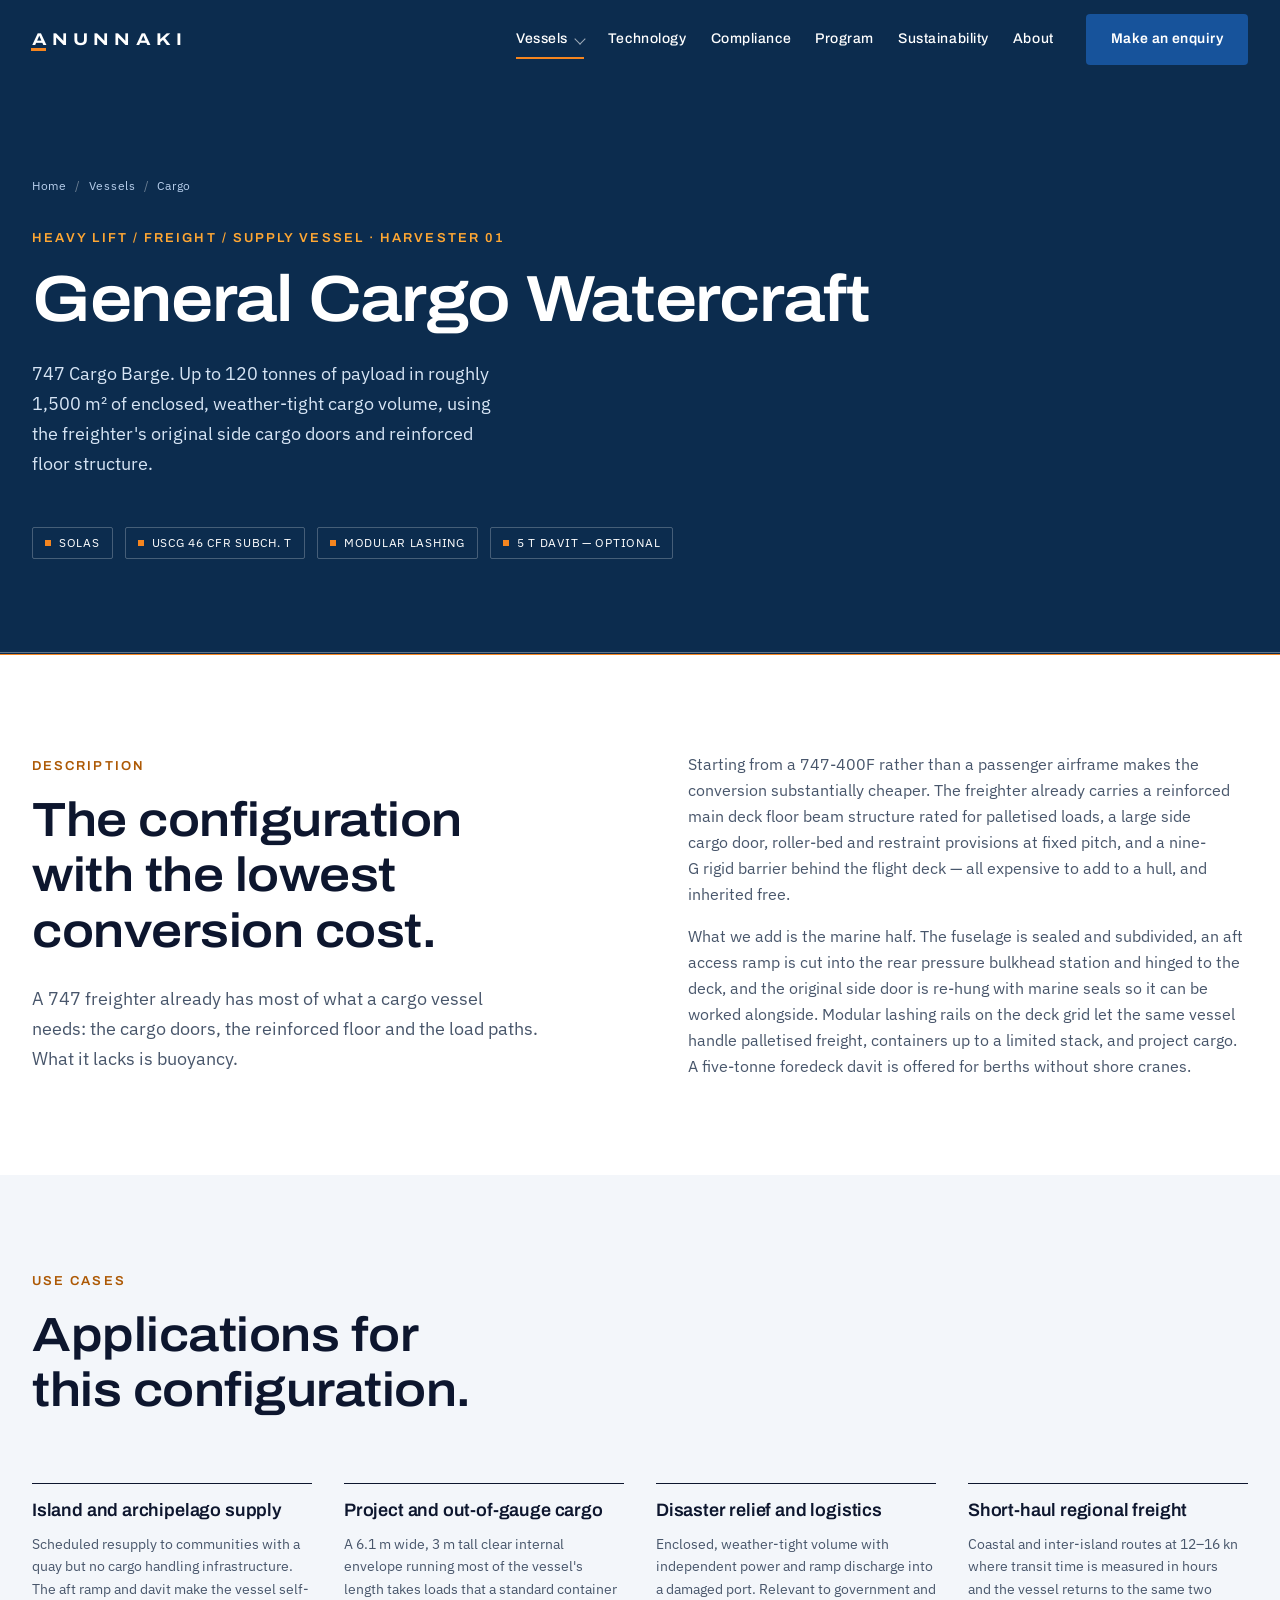
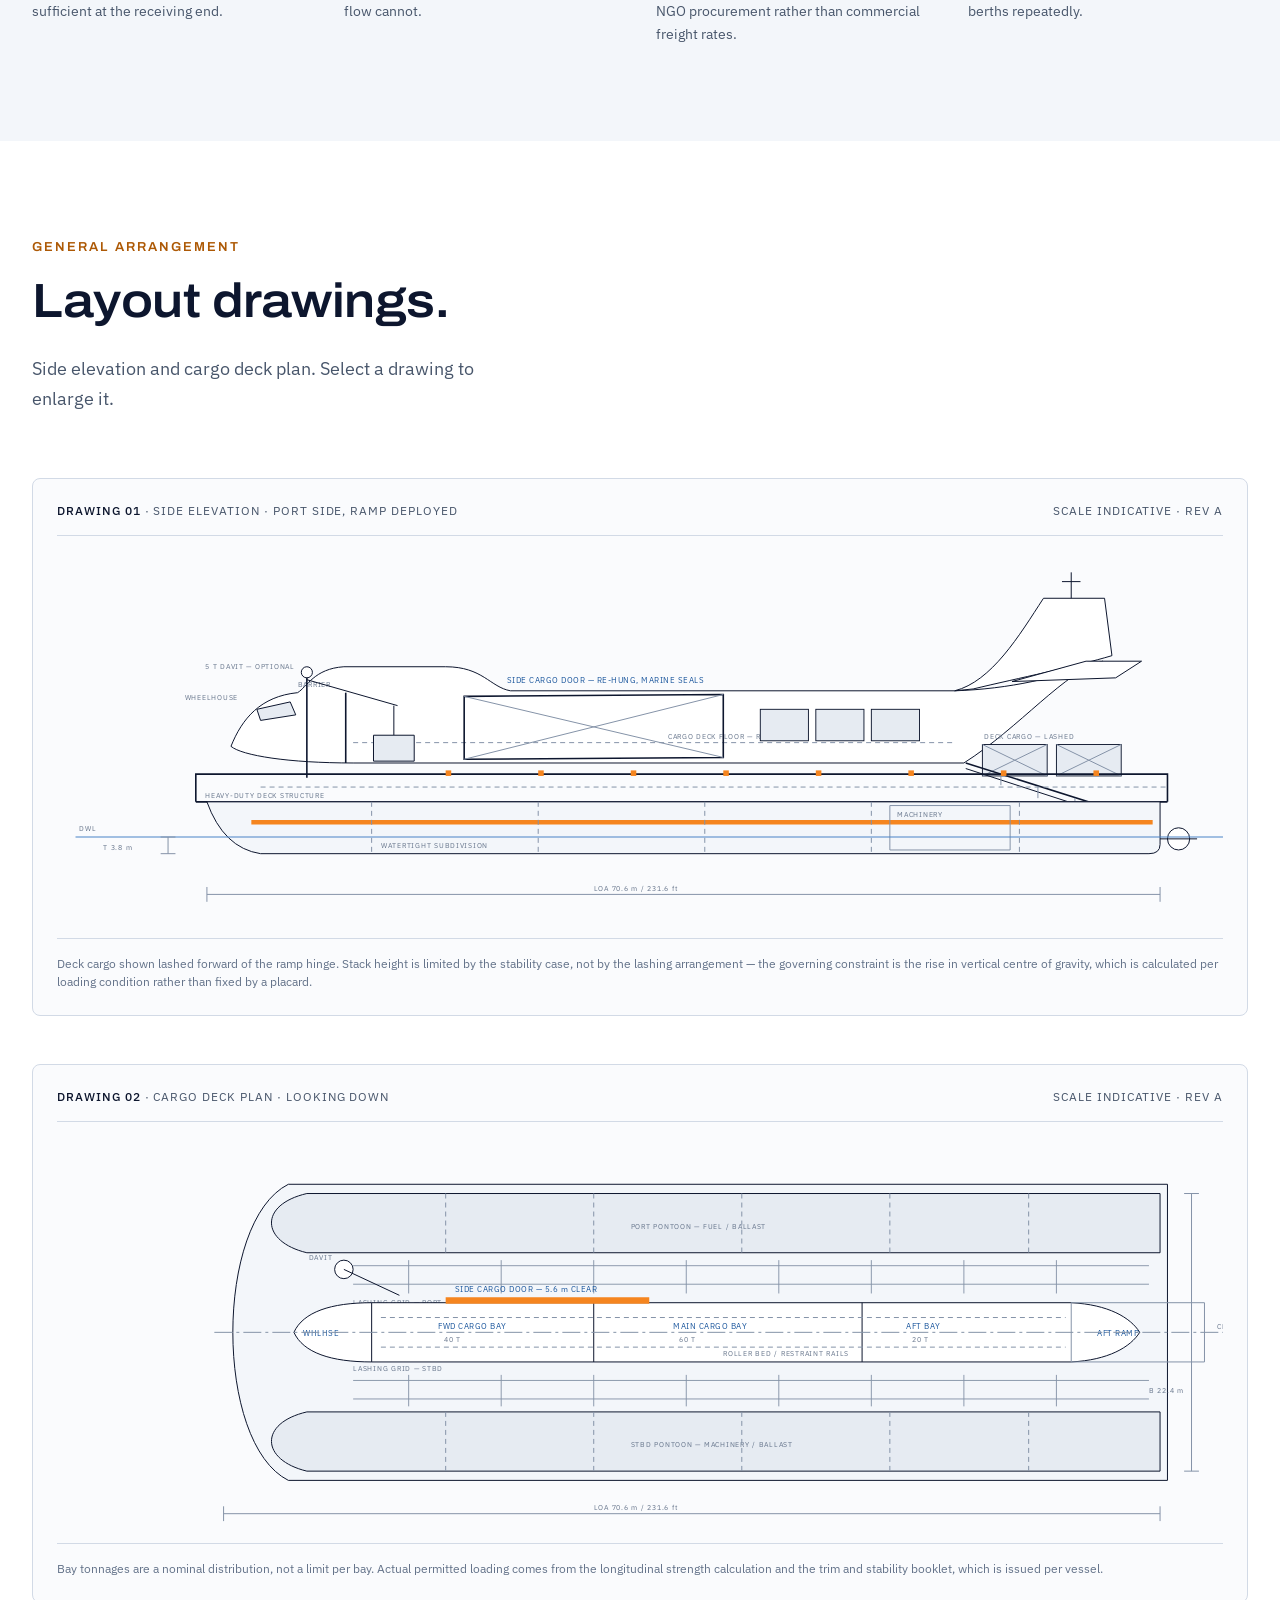
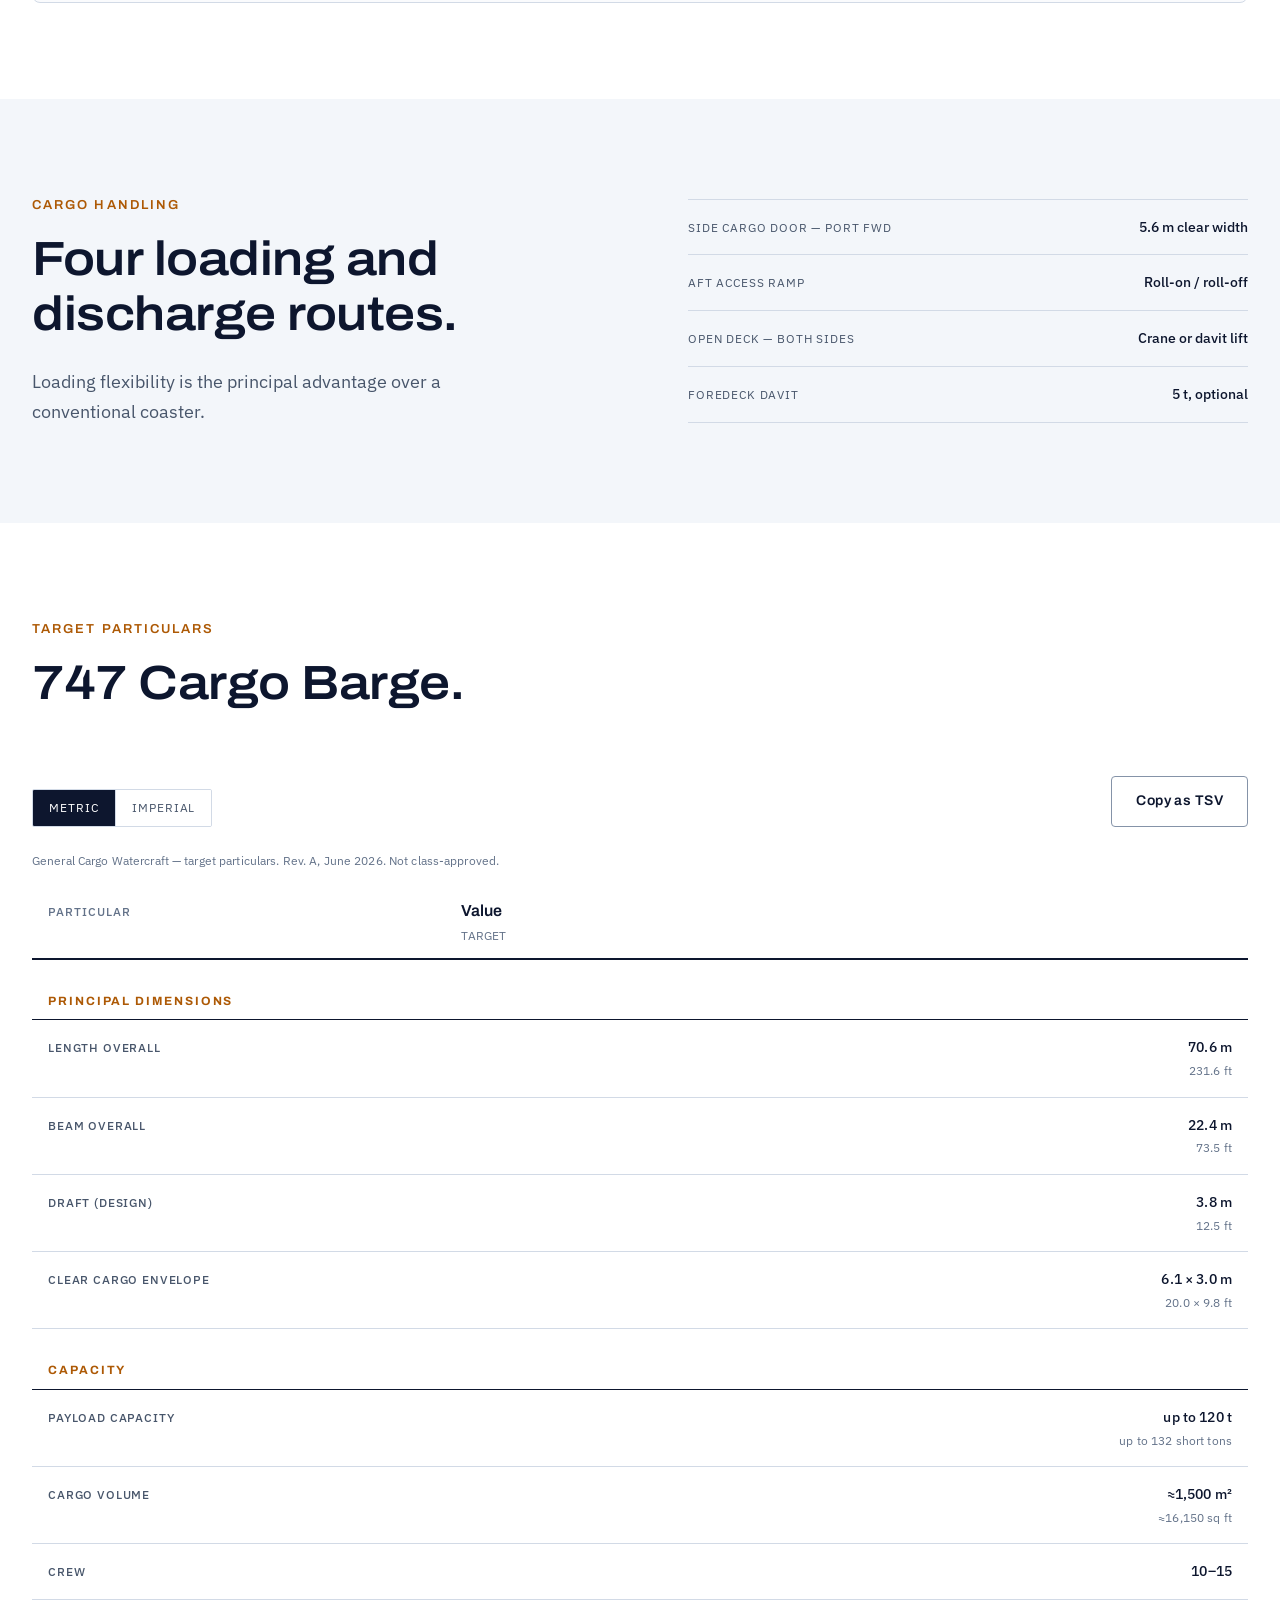
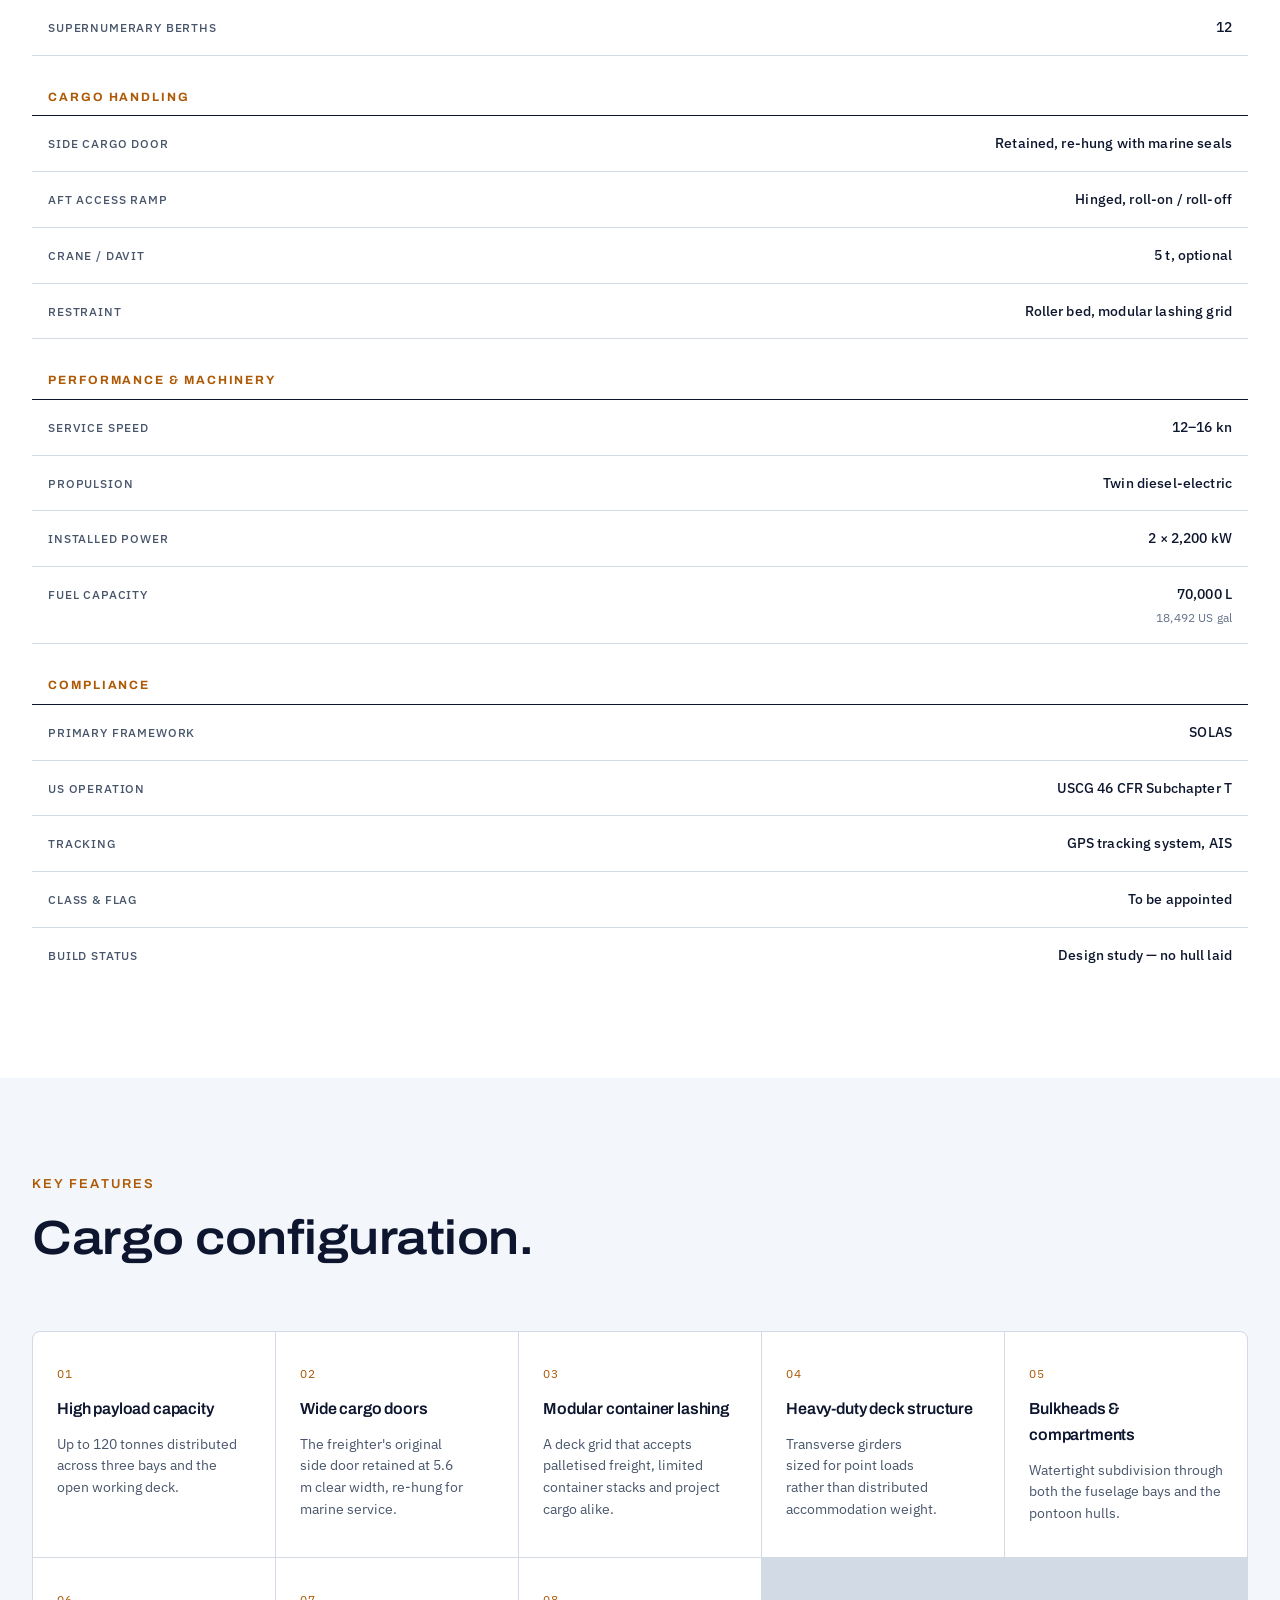
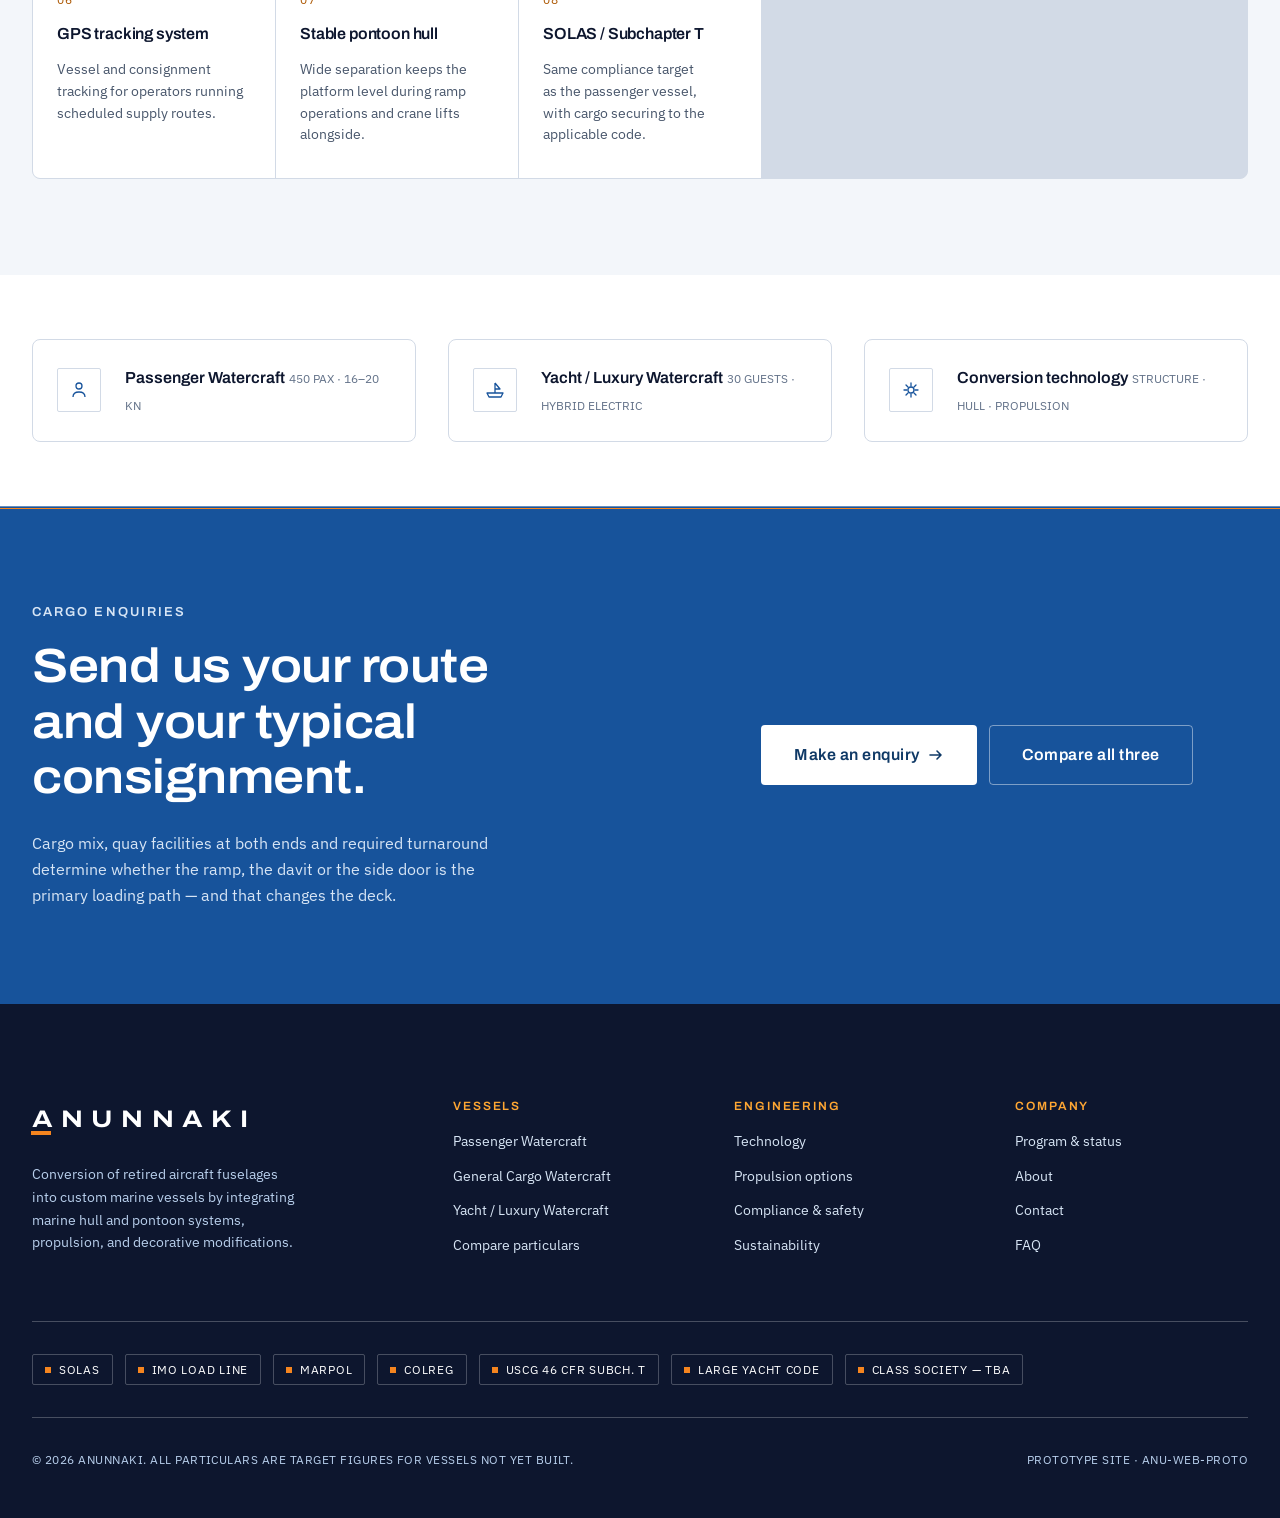
<file: cargo.html>
<!DOCTYPE html>
<html lang="en" class="no-js">
<head>
<meta charset="utf-8">
<meta name="viewport" content="width=device-width, initial-scale=1">
<title>General Cargo Watercraft — 747 Cargo Barge | ANUNNAKI</title>
<meta name="description" content="The ANUNNAKI 747 Cargo Barge: a heavy-lift, freight and island-supply vessel built from a Boeing 747 freighter fuselage on a twin pontoon hull. Up to 120 tonnes payload. General arrangement drawings, deck layout and target particulars.">

<link rel="preconnect" href="https://fonts.googleapis.com">
<link rel="preconnect" href="https://fonts.gstatic.com" crossorigin>
<link rel="stylesheet" href="https://fonts.googleapis.com/css2?family=Archivo:wdth,wght@75..125,400..700&family=IBM+Plex+Sans:wght@400;500;600&display=swap">
<link rel="stylesheet" href="styles.css">
</head>

<body>

<a class="skip-link" href="#main">Skip to content</a>

<header class="site-header" data-header data-over-hero="true">
  <div class="site-header__inner">
    <a class="logo" href="index.html" aria-label="ANUNNAKI — home">
      <span class="logo__mark">A</span><span>NUNNAKI</span>
    </a>
    <nav class="nav" aria-label="Primary">
      <ul class="nav__list">
        <li class="nav__item">
          <a class="nav__link nav__link--has-menu" href="vessels.html" aria-current="page">
            Vessels <span class="nav__caret" aria-hidden="true"></span>
          </a>
          <div class="nav__menu">
            <a class="nav__menu-link" href="passenger.html"><span class="nav__menu-title">Passenger Watercraft</span><span class="nav__menu-meta">747 CRUISE LINER · 450 PAX</span></a>
            <a class="nav__menu-link" href="cargo.html"><span class="nav__menu-title">General Cargo Watercraft</span><span class="nav__menu-meta">747 CARGO BARGE · 120 T</span></a>
            <a class="nav__menu-link" href="yacht.html"><span class="nav__menu-title">Yacht / Luxury Watercraft</span><span class="nav__menu-meta">747 LUXURY YACHT · 30 GUESTS</span></a>
          </div>
        </li>
        <li class="nav__item"><a class="nav__link" href="technology.html">Technology</a></li>
        <li class="nav__item"><a class="nav__link" href="compliance.html">Compliance</a></li>
        <li class="nav__item"><a class="nav__link" href="program.html">Program</a></li>
        <li class="nav__item"><a class="nav__link" href="sustainability.html">Sustainability</a></li>
        <li class="nav__item"><a class="nav__link" href="about.html">About</a></li>
      </ul>
      <a class="btn btn--primary" href="contact.html">Make an enquiry</a>
    </nav>
    <button class="nav-toggle" type="button" data-nav-toggle aria-expanded="false" aria-controls="drawer" aria-label="Open menu">
      <span class="nav-toggle__bar"></span><span class="nav-toggle__bar"></span><span class="nav-toggle__bar"></span>
    </button>
  </div>
</header>

<div class="drawer" id="drawer" data-drawer data-open="false">
  <p class="drawer__group-label">Vessels</p>
  <a class="drawer__link" href="passenger.html">Passenger <span class="drawer__meta">450 PAX</span></a>
  <a class="drawer__link" href="cargo.html" aria-current="page">Cargo <span class="drawer__meta">120 T</span></a>
  <a class="drawer__link" href="yacht.html">Yacht <span class="drawer__meta">30 GUESTS</span></a>
  <p class="drawer__group-label">Company</p>
  <a class="drawer__link" href="technology.html">Technology</a>
  <a class="drawer__link" href="compliance.html">Compliance &amp; Safety</a>
  <a class="drawer__link" href="program.html">Program</a>
  <a class="drawer__link" href="sustainability.html">Sustainability</a>
  <a class="drawer__link" href="about.html">About</a>
  <a class="drawer__link" href="faq.html">FAQ</a>
  <a class="drawer__link" href="contact.html">Contact</a>
</div>


<main id="main">

<section class="hero hero--title">
  <div class="container">
    <nav class="breadcrumb breadcrumb--on-brand mb-6" aria-label="Breadcrumb">
      <ol>
        <li><a href="index.html">Home</a></li>
        <li><a href="vessels.html">Vessels</a></li>
        <li>Cargo</li>
      </ol>
    </nav>
    <p class="eyebrow eyebrow--on-brand">Heavy lift / freight / supply vessel · HARVESTER 01</p>
    <h1>General Cargo Watercraft</h1>
    <p class="hero__lead">
      747 Cargo Barge. Up to 120 tonnes of payload in roughly 1,500&nbsp;m² of enclosed,
      weather-tight cargo volume, using the freighter's original side cargo doors and reinforced
      floor structure.
    </p>
    <div class="cluster mt-7">
      <span class="badge badge--on-brand">SOLAS</span>
      <span class="badge badge--on-brand">USCG 46 CFR SUBCH. T</span>
      <span class="badge badge--on-brand">MODULAR LASHING</span>
      <span class="badge badge--on-brand">5 T DAVIT — OPTIONAL</span>
    </div>
  </div>
</section>

<section class="section">
  <div class="container">
    <div class="split">
      <div class="reveal">
        <p class="eyebrow">Description</p>
        <h2>The configuration with the lowest conversion cost.</h2>
        <p class="lead mt-5">
          A 747 freighter already has most of what a cargo vessel needs: the cargo doors, the
          reinforced floor and the load paths. What it lacks is buoyancy.
        </p>
      </div>

      <div class="prose reveal">
        <p>
          Starting from a 747-400F rather than a passenger airframe makes the conversion
          substantially cheaper. The freighter already carries a reinforced main deck floor beam
          structure rated for palletised loads, a large side cargo door, roller-bed and restraint
          provisions at fixed pitch, and a nine-G rigid barrier behind the flight deck — all
          expensive to add to a hull, and inherited free.
        </p>
        <p>
          What we add is the marine half. The fuselage is sealed and subdivided, an aft access ramp
          is cut into the rear pressure bulkhead station and hinged to the deck, and the original
          side door is re-hung with marine seals so it can be worked alongside. Modular lashing
          rails on the deck grid let the same vessel handle palletised freight, containers up to a
          limited stack, and project cargo. A five-tonne foredeck davit is offered for berths
          without shore cranes.
        </p>
      </div>
    </div>
  </div>
</section>

<section class="section section--sunken">
  <div class="container">
    <div class="section-header reveal">
      <p class="eyebrow">Use cases</p>
      <h2>Applications for this configuration.</h2>
    </div>
    <div class="use-cases">
      <div class="use-case reveal">
        <h3 class="use-case__title">Island and archipelago supply</h3>
        <p class="use-case__desc">
          Scheduled resupply to communities with a quay but no cargo handling infrastructure.
          The aft ramp and davit make the vessel self-sufficient at the receiving end.
        </p>
      </div>
      <div class="use-case reveal">
        <h3 class="use-case__title">Project and out-of-gauge cargo</h3>
        <p class="use-case__desc">
          A 6.1&nbsp;m wide, 3&nbsp;m tall clear internal envelope running most of the vessel's
          length takes loads that a standard container flow cannot.
        </p>
      </div>
      <div class="use-case reveal">
        <h3 class="use-case__title">Disaster relief and logistics</h3>
        <p class="use-case__desc">
          Enclosed, weather-tight volume with independent power and ramp discharge into a damaged
          port. Relevant to government and NGO procurement rather than commercial freight rates.
        </p>
      </div>
      <div class="use-case reveal">
        <h3 class="use-case__title">Short-haul regional freight</h3>
        <p class="use-case__desc">
          Coastal and inter-island routes at 12–16&nbsp;kn where transit time is measured in hours
          and the vessel returns to the same two berths repeatedly.
        </p>
      </div>
    </div>
  </div>
</section>

<!-- ======================================================================
     GENERAL ARRANGEMENT
     ====================================================================== -->
<section class="section" id="layout">
  <div class="container container--wide">

    <div class="section-header reveal">
      <p class="eyebrow">General arrangement</p>
      <h2>Layout drawings.</h2>
      <p class="section-header__lead">
        Side elevation and cargo deck plan. Select a drawing to enlarge it.
      </p>
    </div>

    <figure class="drawing drawing--zoom reveal mb-7">
      <figcaption class="drawing__label">
        <span><b>Drawing 01</b> · Side elevation · Port side, ramp deployed</span>
        <span>SCALE INDICATIVE · REV A</span>
      </figcaption>
      <div class="drawing__canvas">
        <svg class="ga" viewBox="0 0 1260 400" role="img"
             aria-label="Side elevation of the 747 Cargo Barge with the aft ramp lowered to a quay. The fuselage retains its large forward side cargo door, shown outlined. A five tonne davit crane stands on the foredeck. Cargo units are shown lashed on the open deck aft. The fuselage sits on a raised main deck carried by twin pontoon hulls subdivided into watertight compartments. Overall length is marked as 70.6 metres and design draft as 3.8 metres.">
          <g transform="translate(20,20)">

            <path class="fill-white" d="M 168 190 C 180 160, 200 136, 240 132 C 250 126, 258 106, 290 104 L 400 104 C 440 104, 448 126, 470 130 L 950 130 C 1010 128, 1060 116, 1110 98 C 1070 108, 1020 170, 960 208 L 300 208 C 230 208, 180 200, 168 190 Z"/>
            <path class="fill-white" d="M 950 130 C 990 120, 1020 70, 1046 30 L 1112 30 L 1120 92 C 1080 104, 1020 116, 970 128 Z"/>
            <path class="fill-white" d="M 1012 120 L 1092 98 L 1152 98 L 1124 116 Z"/>
            <path class="ln" d="M 1076 30 L 1076 2 M 1066 12 L 1086 12"/>
            <path class="fill-mid" d="M 196 150 L 232 142 L 238 156 L 200 162 Z"/>
            <text x="118" y="140" class="tag">WHEELHOUSE</text>

            <!-- 9G barrier behind flight deck -->
            <path class="ln-2" d="M 292 132 L 292 208"/>
            <text x="240" y="126" class="tag">BARRIER</text>

            <!-- cargo deck floor line -->
            <path class="hid" d="M 300 186 L 950 186"/>
            <text x="640" y="182" class="tag">CARGO DECK FLOOR — REINFORCED</text>

            <!-- side cargo door -->
            <path class="ln-2" d="M 420 136 L 700 134 L 700 202 L 420 204 Z"/>
            <path class="dim" d="M 420 136 L 700 202 M 700 134 L 420 204"/>
            <text x="466" y="122" class="callout">SIDE CARGO DOOR — RE-HUNG, MARINE SEALS</text>

            <!-- cargo units inside -->
            <g class="fill-mid">
              <rect x="740" y="150" width="52" height="34"/>
              <rect x="800" y="150" width="52" height="34"/>
              <rect x="860" y="150" width="52" height="34"/>
            </g>

            <!-- deck cargo, lashed -->
            <g class="fill-mid">
              <rect x="980" y="188" width="70" height="34"/>
              <rect x="1060" y="188" width="70" height="34"/>
            </g>
            <path class="dim" d="M 980 188 L 1050 222 M 1050 188 L 980 222 M 1060 188 L 1130 222 M 1130 188 L 1060 222"/>
            <text x="982" y="182" class="tag">DECK CARGO — LASHED</text>

            <!-- aft ramp deployed -->
            <path class="ln-2" d="M 962 208 L 1120 258"/>
            <path class="ln" d="M 962 214 L 1116 264"/>
            <path class="dim" d="M 1000 220 L 1000 232 M 1040 234 L 1040 246 M 1080 246 L 1080 258"/>
            <text x="1000" y="284" class="callout">AFT ACCESS RAMP</text>

            <!-- davit crane -->
            <path class="ln-2" d="M 250 224 L 250 110"/>
            <path class="ln" d="M 250 118 L 348 146"/>
            <path class="ln" d="M 344 146 L 344 178"/>
            <path class="fill-mid" d="M 322 178 L 366 178 L 366 206 L 322 206 Z"/>
            <circle class="fill-white" cx="250" cy="110" r="6"/>
            <text x="140" y="106" class="tag">5 T DAVIT — OPTIONAL</text>

            <!-- main deck, heavy duty -->
            <path class="ln-2" d="M 130 250 L 1180 250"/>
            <path class="ln-2" d="M 130 250 L 130 220 L 1180 220 L 1180 250"/>
            <path class="hid" d="M 200 234 L 1180 234"/>
            <text x="140" y="246" class="tag">HEAVY-DUTY DECK STRUCTURE</text>

            <!-- lashing points -->
            <g class="fill-accent">
              <rect x="400" y="216" width="6" height="6"/><rect x="500" y="216" width="6" height="6"/>
              <rect x="600" y="216" width="6" height="6"/><rect x="700" y="216" width="6" height="6"/>
              <rect x="800" y="216" width="6" height="6"/><rect x="900" y="216" width="6" height="6"/>
              <rect x="1000" y="216" width="6" height="6"/><rect x="1100" y="216" width="6" height="6"/>
            </g>

            <path class="fill-light" d="M 142 250 L 1172 250 L 1172 296 Q 1172 306 1160 306 L 200 306 Q 160 300 142 250 Z"/>
            <path d="M 190 272 L 1164 272" stroke="var(--accent-graphic)" stroke-width="5" fill="none"/>
            <path class="hid" d="M 320 250 L 320 306 M 500 250 L 500 306 M 680 250 L 680 306 M 860 250 L 860 306 M 1020 250 L 1020 306"/>
            <text x="330" y="300" class="tag">WATERTIGHT SUBDIVISION</text>

            <path class="dim" d="M 880 254 L 1010 254 L 1010 302 L 880 302 Z"/>
            <text x="888" y="266" class="tag">MACHINERY</text>

            <circle class="fill-white" cx="1192" cy="290" r="12"/>
            <path class="ln" d="M 1172 290 L 1212 290"/>

            <path class="wl" d="M 0 288 H 1240"/>
            <text x="4" y="282" class="tag">DWL</text>

            <path class="dim" d="M 142 350 L 1172 350 M 142 342 L 142 358 M 1172 342 L 1172 358"/>
            <text x="560" y="346" class="tag">LOA 70.6 m / 231.6 ft</text>

            <path class="dim" d="M 100 288 L 100 306 M 92 288 L 108 288 M 92 306 L 108 306"/>
            <text x="30" y="302" class="tag">T 3.8 m</text>
          </g>
        </svg>
      </div>
      <p class="drawing__note">
        Deck cargo shown lashed forward of the ramp hinge. Stack height is limited by the stability
        case, not by the lashing arrangement — the governing constraint is the rise in vertical
        centre of gravity, which is calculated per loading condition rather than fixed by a placard.
      </p>
    </figure>

    <figure class="drawing drawing--zoom reveal">
      <figcaption class="drawing__label">
        <span><b>Drawing 02</b> · Cargo deck plan · Looking down</span>
        <span>SCALE INDICATIVE · REV A</span>
      </figcaption>
      <div class="drawing__canvas">
        <svg class="ga" viewBox="0 0 1260 420" role="img"
             aria-label="Cargo deck plan of the 747 Cargo Barge viewed from above. Twin pontoon hulls run outboard with a continuous working deck between them. The fuselage on the centreline is divided into wheelhouse, forward cargo bay, main cargo bay and aft cargo bay with the ramp at the stern. The side cargo door is on the port side forward. Lashing grids are marked on the open deck either side of the fuselage.">
          <g transform="translate(20,20)">

            <path class="fill-light" d="M 230 30 L 1180 30 L 1180 350 L 230 350 C 150 310, 150 70, 230 30 Z"/>

            <path class="fill-mid" d="M 250 40 L 1172 40 L 1172 104 L 250 104 C 200 92, 198 52, 250 40 Z"/>
            <path class="fill-mid" d="M 250 276 L 1172 276 L 1172 340 L 250 340 C 200 328, 198 288, 250 276 Z"/>
            <text x="600" y="78" class="tag">PORT PONTOON — FUEL / BALLAST</text>
            <text x="600" y="314" class="tag">STBD PONTOON — MACHINERY / BALLAST</text>
            <path class="hid" d="M 400 40 L 400 104 M 560 40 L 560 104 M 720 40 L 720 104 M 880 40 L 880 104 M 1030 40 L 1030 104"/>
            <path class="hid" d="M 400 276 L 400 340 M 560 276 L 560 340 M 720 276 L 720 340 M 880 276 L 880 340 M 1030 276 L 1030 340"/>

            <!-- lashing grid on open deck -->
            <g class="dim">
              <path d="M 300 118 H 1160 M 300 138 H 1160 M 300 242 H 1160 M 300 262 H 1160"/>
              <path d="M 360 112 V 148 M 460 112 V 148 M 560 112 V 148 M 660 112 V 148 M 760 112 V 148 M 860 112 V 148 M 960 112 V 148 M 1060 112 V 148"/>
              <path d="M 360 236 V 270 M 460 236 V 270 M 560 236 V 270 M 660 236 V 270 M 760 236 V 270 M 860 236 V 270 M 960 236 V 270 M 1060 236 V 270"/>
            </g>
            <text x="300" y="160" class="tag">LASHING GRID — PORT</text>
            <text x="300" y="232" class="tag">LASHING GRID — STBD</text>

            <!-- fuselage plan -->
            <path class="fill-white" d="M 236 190 C 246 168, 276 158, 320 158 L 1076 158 C 1116 160, 1140 174, 1150 190 C 1140 206, 1116 220, 1076 222 L 320 222 C 276 222, 246 212, 236 190 Z"/>
            <path class="ln" d="M 320 158 L 320 222 M 560 158 L 560 222 M 850 158 L 850 222"/>

            <text x="246" y="194" class="callout">WHLHSE</text>
            <text x="392" y="186" class="callout">FWD CARGO BAY</text>
            <text x="398" y="200" class="tag">40 T</text>
            <text x="646" y="186" class="callout">MAIN CARGO BAY</text>
            <text x="652" y="200" class="tag">60 T</text>
            <text x="898" y="186" class="callout">AFT BAY</text>
            <text x="904" y="200" class="tag">20 T</text>

            <!-- side cargo door, port -->
            <path class="fill-accent" d="M 400 152 L 620 152 L 620 159 L 400 159 Z"/>
            <text x="410" y="146" class="callout">SIDE CARGO DOOR — 5.6 m CLEAR</text>

            <!-- roller bed centrelines -->
            <path class="hid" d="M 330 174 H 1070 M 330 206 H 1070"/>
            <text x="700" y="216" class="tag">ROLLER BED / RESTRAINT RAILS</text>

            <!-- aft ramp -->
            <path class="dim" d="M 1076 158 L 1220 158 L 1220 222 L 1076 222 Z"/>
            <text x="1104" y="194" class="callout">AFT RAMP</text>

            <!-- davit -->
            <circle class="fill-white" cx="290" cy="122" r="10"/>
            <path class="ln" d="M 290 122 L 350 150"/>
            <text x="252" y="112" class="tag">DAVIT</text>

            <path class="dim" d="M 1206 40 L 1206 340 M 1198 40 L 1214 40 M 1198 340 L 1214 340"/>
            <text x="1160" y="256" class="tag">B 22.4 m</text>

            <path class="dim" d="M 160 386 L 1172 386 M 160 378 L 160 394 M 1172 378 L 1172 394"/>
            <text x="560" y="382" class="tag">LOA 70.6 m / 231.6 ft</text>

            <path class="dim" d="M 150 190 L 1250 190" stroke-dasharray="18 4 3 4"/>
            <text x="1234" y="186" class="tag">CL</text>
          </g>
        </svg>
      </div>
      <p class="drawing__note">
        Bay tonnages are a nominal distribution, not a limit per bay. Actual permitted loading comes
        from the longitudinal strength calculation and the trim and stability booklet, which is
        issued per vessel.
      </p>
    </figure>


  </div>
</section>

<section class="section section--sunken">
  <div class="container">
    <div class="split">
      <div class="reveal">
        <p class="eyebrow">Cargo handling</p>
        <h2>Four loading and discharge routes.</h2>
        <p class="lead mt-5">
          Loading flexibility is the principal advantage over a conventional coaster.
        </p>
      </div>
      <div class="reveal">
        <dl class="datalist">
          <div class="datalist__row"><dt class="datalist__key">Side cargo door — port fwd</dt><dd class="datalist__val">5.6 m clear width</dd></div>
          <div class="datalist__row"><dt class="datalist__key">Aft access ramp</dt><dd class="datalist__val">Roll-on / roll-off</dd></div>
          <div class="datalist__row"><dt class="datalist__key">Open deck — both sides</dt><dd class="datalist__val">Crane or davit lift</dd></div>
          <div class="datalist__row"><dt class="datalist__key">Foredeck davit</dt><dd class="datalist__val">5 t, optional</dd></div>
        </dl>
      </div>
    </div>
  </div>
</section>

<section class="section" id="particulars">
  <div class="container" data-spec-scope>
    <div class="section-header reveal">
      <p class="eyebrow">Target particulars</p>
      <h2>747 Cargo Barge.</h2>
    </div>

    <div class="spec reveal">
      <div class="spec__head">
        <div class="unit-toggle" data-unit-toggle role="group" aria-label="Unit system">
          <button class="unit-toggle__btn" type="button" data-unit="metric" aria-pressed="true">METRIC</button>
          <button class="unit-toggle__btn" type="button" data-unit="imperial" aria-pressed="false">IMPERIAL</button>
        </div>
        <button class="btn btn--secondary" type="button" data-copy-table="cargo-table">Copy as TSV</button>
      </div>

      <div class="spec__scroll">
        <table class="spec-table" id="cargo-table">
          <caption>General Cargo Watercraft — target particulars. Rev. A, June 2026. Not class-approved.</caption>
          <thead>
            <tr><th scope="col">Particular</th><th scope="col">Value<span class="spec-table__sub">TARGET</span></th></tr>
          </thead>
          <tbody>
            <tr class="spec-group"><th scope="colgroup" colspan="2">Principal dimensions</th></tr>
            <tr><th scope="row">Length overall</th><td data-metric="70.6 m" data-imperial="231.6 ft"><span data-primary>70.6 m</span><span class="spec-alt" data-secondary>231.6 ft</span></td></tr>
            <tr><th scope="row">Beam overall</th><td data-metric="22.4 m" data-imperial="73.5 ft"><span data-primary>22.4 m</span><span class="spec-alt" data-secondary>73.5 ft</span></td></tr>
            <tr><th scope="row">Draft (design)</th><td data-metric="3.8 m" data-imperial="12.5 ft"><span data-primary>3.8 m</span><span class="spec-alt" data-secondary>12.5 ft</span></td></tr>
            <tr><th scope="row">Clear cargo envelope</th><td data-metric="6.1 × 3.0 m" data-imperial="20.0 × 9.8 ft"><span data-primary>6.1 × 3.0 m</span><span class="spec-alt" data-secondary>20.0 × 9.8 ft</span></td></tr>

            <tr class="spec-group"><th scope="colgroup" colspan="2">Capacity</th></tr>
            <tr><th scope="row">Payload capacity</th><td data-metric="up to 120 t" data-imperial="up to 132 short tons"><span data-primary>up to 120 t</span><span class="spec-alt" data-secondary>up to 132 short tons</span></td></tr>
            <tr><th scope="row">Cargo volume</th><td data-metric="≈1,500 m²" data-imperial="≈16,150 sq ft"><span data-primary>≈1,500 m²</span><span class="spec-alt" data-secondary>≈16,150 sq ft</span></td></tr>
            <tr><th scope="row">Crew</th><td>10–15</td></tr>
            <tr><th scope="row">Supernumerary berths</th><td>12</td></tr>

            <tr class="spec-group"><th scope="colgroup" colspan="2">Cargo handling</th></tr>
            <tr><th scope="row">Side cargo door</th><td>Retained, re-hung with marine seals</td></tr>
            <tr><th scope="row">Aft access ramp</th><td>Hinged, roll-on / roll-off</td></tr>
            <tr><th scope="row">Crane / davit</th><td>5 t, optional</td></tr>
            <tr><th scope="row">Restraint</th><td>Roller bed, modular lashing grid</td></tr>

            <tr class="spec-group"><th scope="colgroup" colspan="2">Performance &amp; machinery</th></tr>
            <tr><th scope="row">Service speed</th><td>12–16 kn</td></tr>
            <tr><th scope="row">Propulsion</th><td>Twin diesel-electric</td></tr>
            <tr><th scope="row">Installed power</th><td>2 × 2,200 kW</td></tr>
            <tr><th scope="row">Fuel capacity</th><td data-metric="70,000 L" data-imperial="18,492 US gal"><span data-primary>70,000 L</span><span class="spec-alt" data-secondary>18,492 US gal</span></td></tr>

            <tr class="spec-group"><th scope="colgroup" colspan="2">Compliance</th></tr>
            <tr><th scope="row">Primary framework</th><td>SOLAS</td></tr>
            <tr><th scope="row">US operation</th><td>USCG 46 CFR Subchapter T</td></tr>
            <tr><th scope="row">Tracking</th><td>GPS tracking system, AIS</td></tr>
            <tr><th scope="row">Class &amp; flag</th><td>To be appointed</td></tr>
            <tr><th scope="row">Build status</th><td>Design study — no hull laid</td></tr>
          </tbody>
        </table>
      </div>
    </div>
  </div>
</section>

<section class="section section--sunken">
  <div class="container">
    <div class="section-header reveal">
      <p class="eyebrow">Key features</p>
      <h2>Cargo configuration.</h2>
    </div>
    <div class="feature-grid reveal">
      <div class="feature"><span class="feature__index">01</span><span class="feature__title">High payload capacity</span><p class="feature__desc">Up to 120 tonnes distributed across three bays and the open working deck.</p></div>
      <div class="feature"><span class="feature__index">02</span><span class="feature__title">Wide cargo doors</span><p class="feature__desc">The freighter's original side door retained at 5.6 m clear width, re-hung for marine service.</p></div>
      <div class="feature"><span class="feature__index">03</span><span class="feature__title">Modular container lashing</span><p class="feature__desc">A deck grid that accepts palletised freight, limited container stacks and project cargo alike.</p></div>
      <div class="feature"><span class="feature__index">04</span><span class="feature__title">Heavy-duty deck structure</span><p class="feature__desc">Transverse girders sized for point loads rather than distributed accommodation weight.</p></div>
      <div class="feature"><span class="feature__index">05</span><span class="feature__title">Bulkheads &amp; compartments</span><p class="feature__desc">Watertight subdivision through both the fuselage bays and the pontoon hulls.</p></div>
      <div class="feature"><span class="feature__index">06</span><span class="feature__title">GPS tracking system</span><p class="feature__desc">Vessel and consignment tracking for operators running scheduled supply routes.</p></div>
      <div class="feature"><span class="feature__index">07</span><span class="feature__title">Stable pontoon hull</span><p class="feature__desc">Wide separation keeps the platform level during ramp operations and crane lifts alongside.</p></div>
      <div class="feature"><span class="feature__index">08</span><span class="feature__title">SOLAS / Subchapter T</span><p class="feature__desc">Same compliance target as the passenger vessel, with cargo securing to the applicable code.</p></div>
    </div>
  </div>
</section>

<section class="section section--sm">
  <div class="container">
    <div class="auto-grid">
      <a class="download-card reveal" href="passenger.html">
        <span class="download-card__icon" aria-hidden="true">
          <svg viewBox="0 0 20 20" width="20" height="20" fill="none"><circle cx="10" cy="6" r="3" stroke="currentColor" stroke-width="1.3"/><path d="M4 17c0-3.3 2.7-5 6-5s6 1.7 6 5" stroke="currentColor" stroke-width="1.3"/></svg>
        </span>
        <span>
          <span class="download-card__title">Passenger Watercraft</span>
          <span class="download-card__meta">450 PAX · 16–20 KN</span>
        </span>
      </a>
      <a class="download-card reveal" href="yacht.html">
        <span class="download-card__icon" aria-hidden="true">
          <svg viewBox="0 0 20 20" width="20" height="20" fill="none"><path d="M2 13h16l-2 4H4zM10 3v10M10 3l5 6h-5" stroke="currentColor" stroke-width="1.3" stroke-linejoin="round"/></svg>
        </span>
        <span>
          <span class="download-card__title">Yacht / Luxury Watercraft</span>
          <span class="download-card__meta">30 GUESTS · HYBRID ELECTRIC</span>
        </span>
      </a>
      <a class="download-card reveal" href="technology.html">
        <span class="download-card__icon" aria-hidden="true">
          <svg viewBox="0 0 20 20" width="20" height="20" fill="none"><path d="M10 3v3M10 14v3M3 10h3M14 10h3M5 5l2 2M13 13l2 2M15 5l-2 2M7 13l-2 2" stroke="currentColor" stroke-width="1.3" stroke-linecap="round"/><circle cx="10" cy="10" r="3" stroke="currentColor" stroke-width="1.3"/></svg>
        </span>
        <span>
          <span class="download-card__title">Conversion technology</span>
          <span class="download-card__meta">STRUCTURE · HULL · PROPULSION</span>
        </span>
      </a>
    </div>
  </div>
</section>

<section class="cta-band">
  <div class="container">
    <div class="cta-band__inner">
      <div>
        <p class="eyebrow eyebrow--on-brand">Cargo enquiries</p>
        <h2>Send us your route and your typical consignment.</h2>
        <p class="mt-5">
          Cargo mix, quay facilities at both ends and required turnaround determine whether the
          ramp, the davit or the side door is the primary loading path — and that changes the deck.
        </p>
      </div>
      <div class="cluster">
        <a class="btn btn--on-brand btn--lg" href="contact.html">
          Make an enquiry
          <svg class="btn__arrow" viewBox="0 0 16 16" fill="none" aria-hidden="true"><path d="M2 8h11M9 4l4 4-4 4" stroke="currentColor" stroke-width="1.6" stroke-linecap="round" stroke-linejoin="round"/></svg>
        </a>
        <a class="btn btn--on-brand-outline btn--lg" href="vessels.html">Compare all three</a>
      </div>
    </div>
  </div>
</section>

</main>

<footer class="site-footer">
  <div class="container">
    <div class="footer-grid">
      <div class="footer-grid__brand">
        <a class="logo logo--lg" href="index.html" aria-label="ANUNNAKI — home">
          <span class="logo__mark">A</span><span>NUNNAKI</span>
        </a>
        <p class="footer__blurb mt-5">
          Conversion of retired aircraft fuselages into custom marine vessels by integrating marine
          hull and pontoon systems, propulsion, and decorative modifications.
        </p>
      </div>
      <div>
        <h4 class="footer__heading">Vessels</h4>
        <ul class="footer__list">
          <li><a href="passenger.html">Passenger Watercraft</a></li>
          <li><a href="cargo.html">General Cargo Watercraft</a></li>
          <li><a href="yacht.html">Yacht / Luxury Watercraft</a></li>
          <li><a href="vessels.html">Compare particulars</a></li>
        </ul>
      </div>
      <div>
        <h4 class="footer__heading">Engineering</h4>
        <ul class="footer__list">
          <li><a href="technology.html">Technology</a></li>
          <li><a href="technology.html#propulsion">Propulsion options</a></li>
          <li><a href="compliance.html">Compliance &amp; safety</a></li>
          <li><a href="sustainability.html">Sustainability</a></li>
        </ul>
      </div>
      <div>
        <h4 class="footer__heading">Company</h4>
        <ul class="footer__list">
          <li><a href="program.html">Program &amp; status</a></li>
          <li><a href="about.html">About</a></li>
          <li><a href="contact.html">Contact</a></li>
          <li><a href="faq.html">FAQ</a></li>
        </ul>
      </div>
    </div>
    <div class="footer__compliance">
      <span class="badge badge--on-brand">SOLAS</span>
      <span class="badge badge--on-brand">IMO LOAD LINE</span>
      <span class="badge badge--on-brand">MARPOL</span>
      <span class="badge badge--on-brand">COLREG</span>
      <span class="badge badge--on-brand">USCG 46 CFR SUBCH. T</span>
      <span class="badge badge--on-brand">LARGE YACHT CODE</span>
      <span class="badge badge--on-brand">CLASS SOCIETY — TBA</span>
    </div>
    <div class="footer__legal">
      <span>© <span data-year>2026</span> ANUNNAKI. ALL PARTICULARS ARE TARGET FIGURES FOR VESSELS NOT YET BUILT.</span>
      <span>PROTOTYPE SITE · ANU-WEB-PROTO</span>
    </div>
  </div>
</footer>

<script src="site.js"></script>
<!-- impeccable-live-start -->
<script src="http://localhost:8400/live.js?token=92280152-2b45-4974-8314-2dab729a905e"></script>
<!-- impeccable-live-end -->
</body>
</html>
</file>
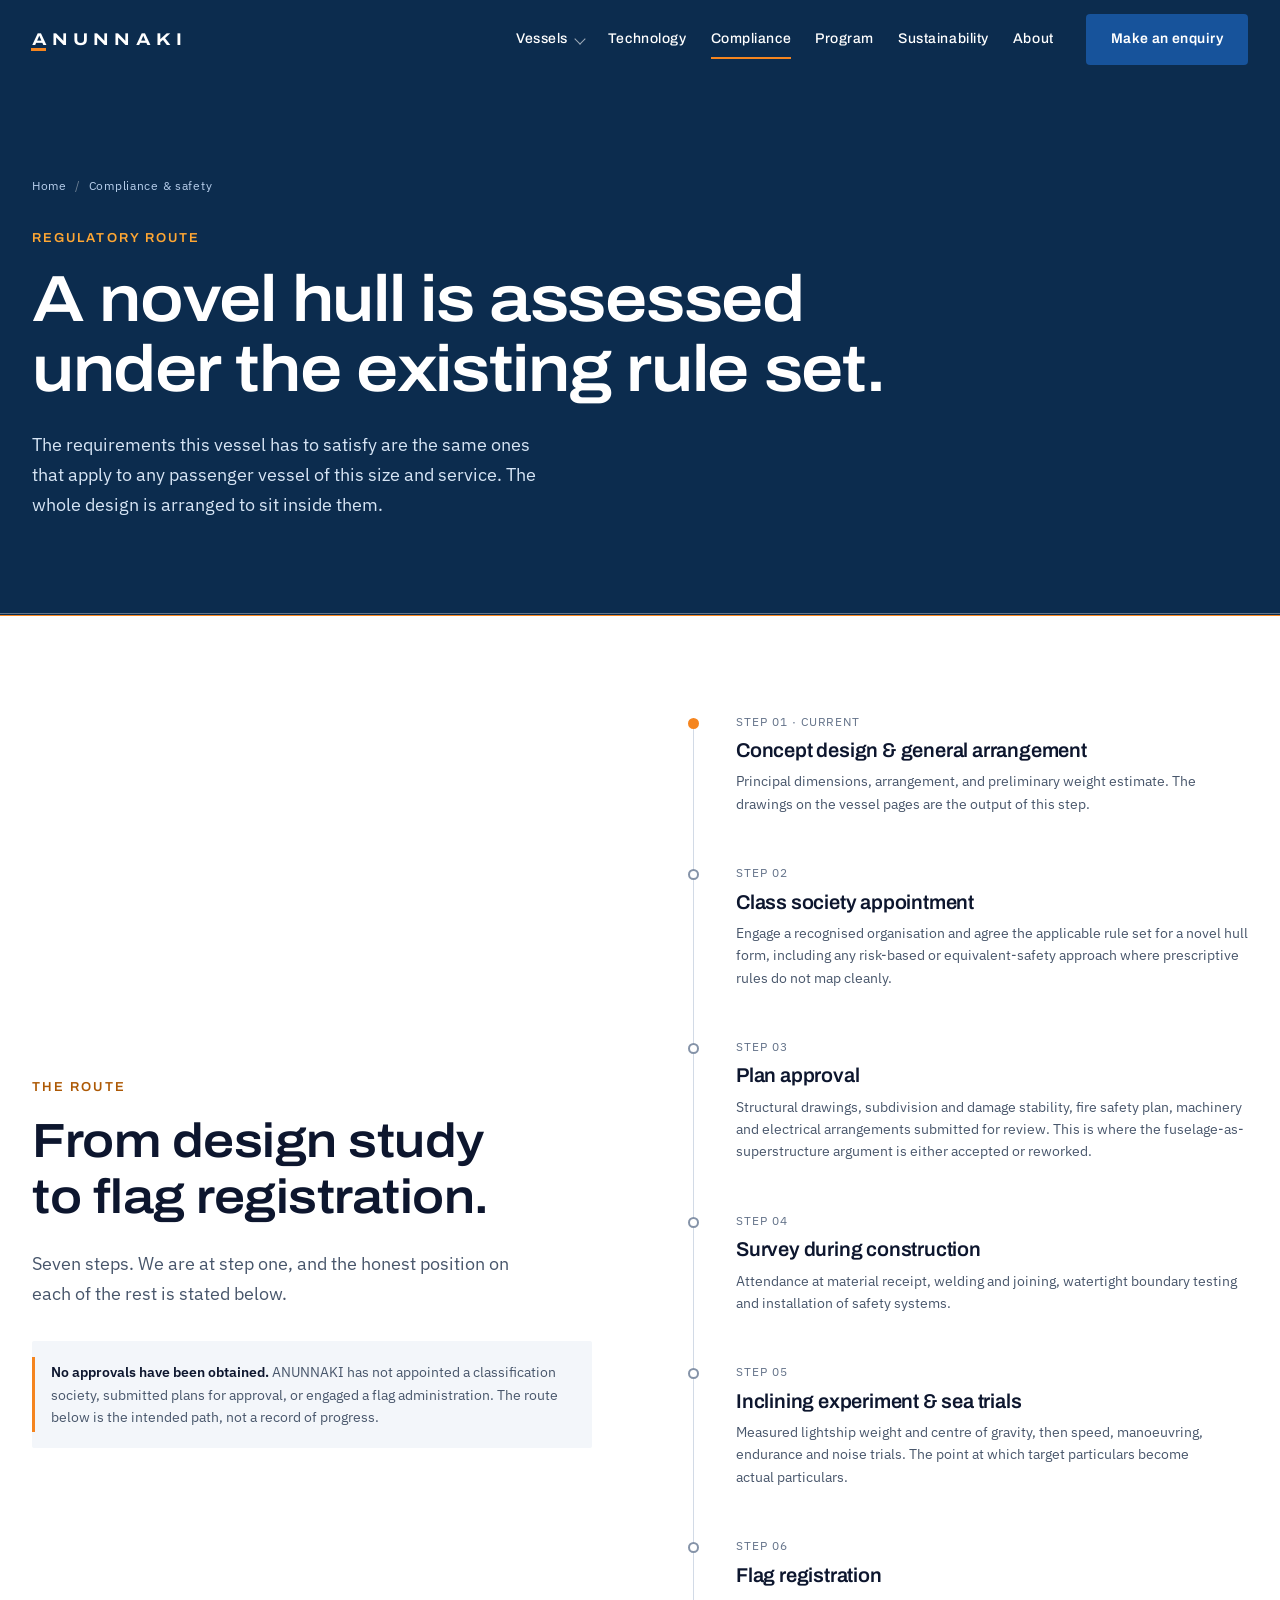
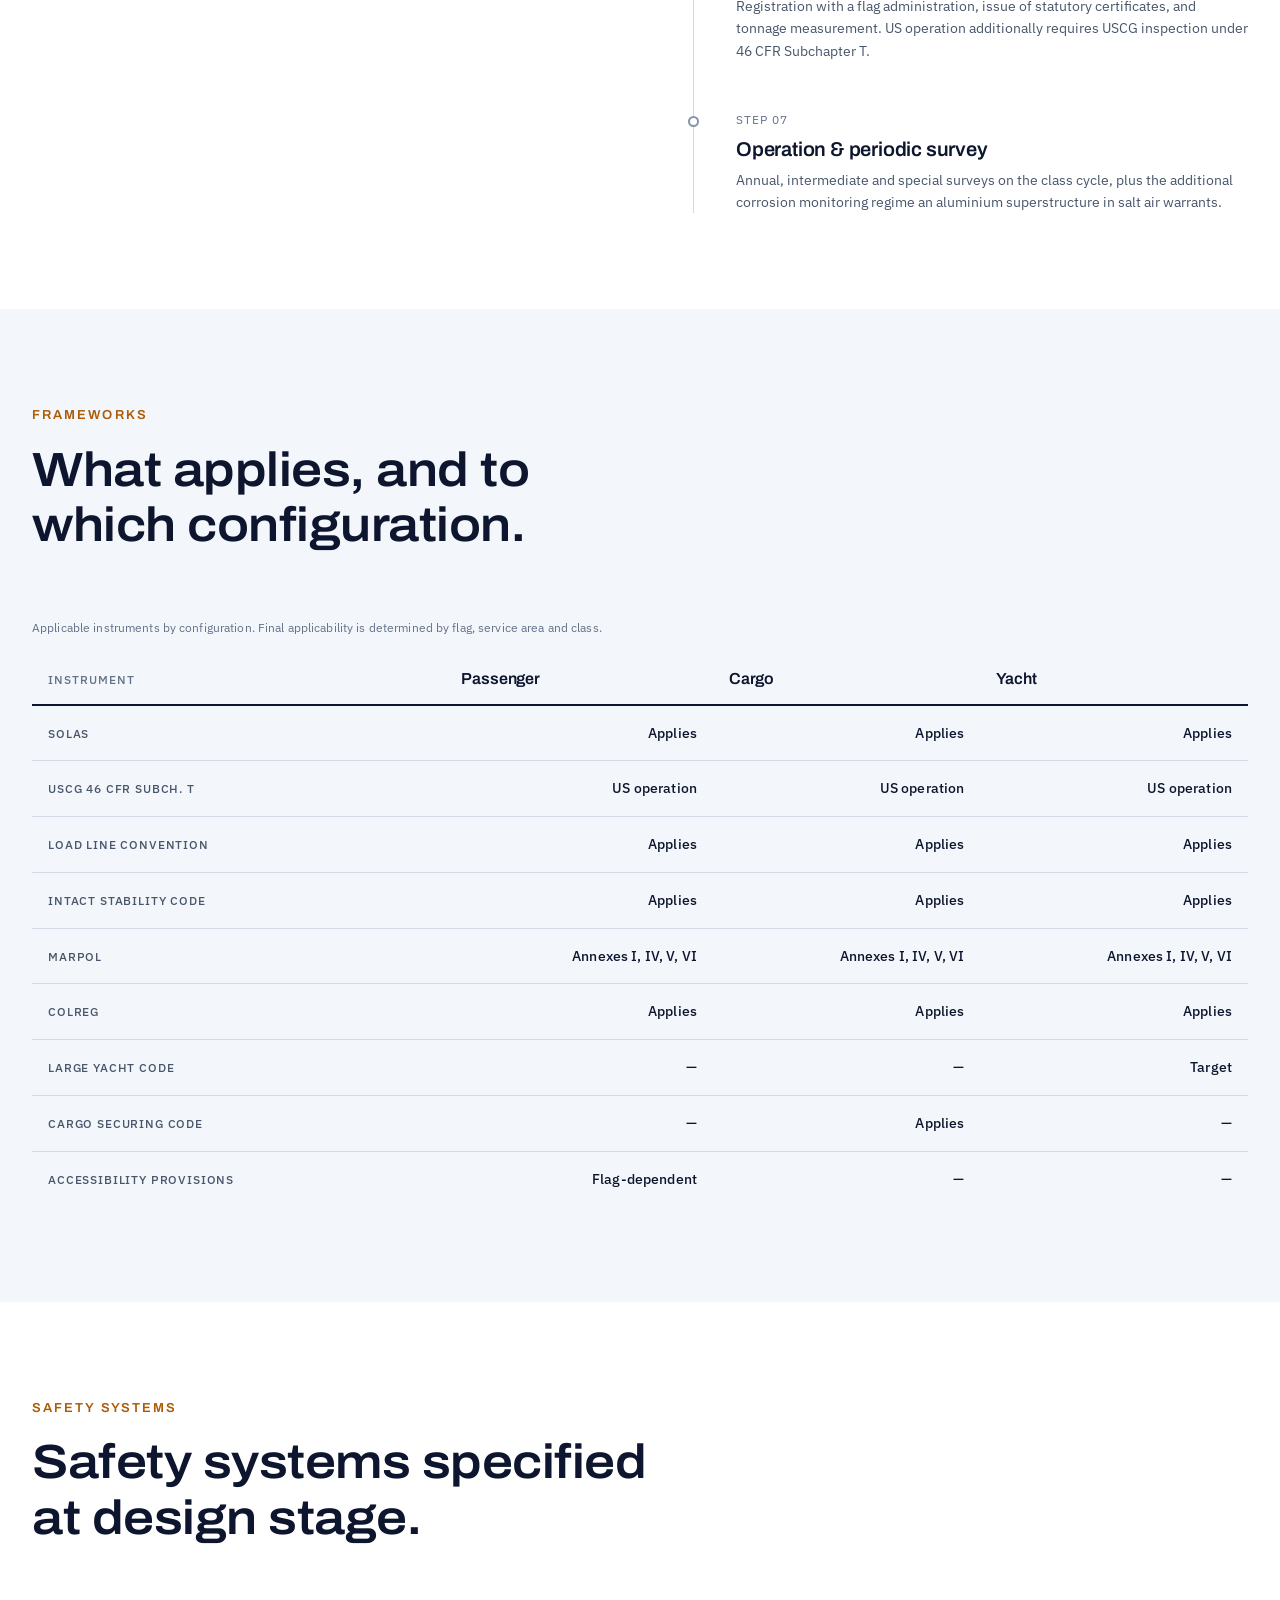
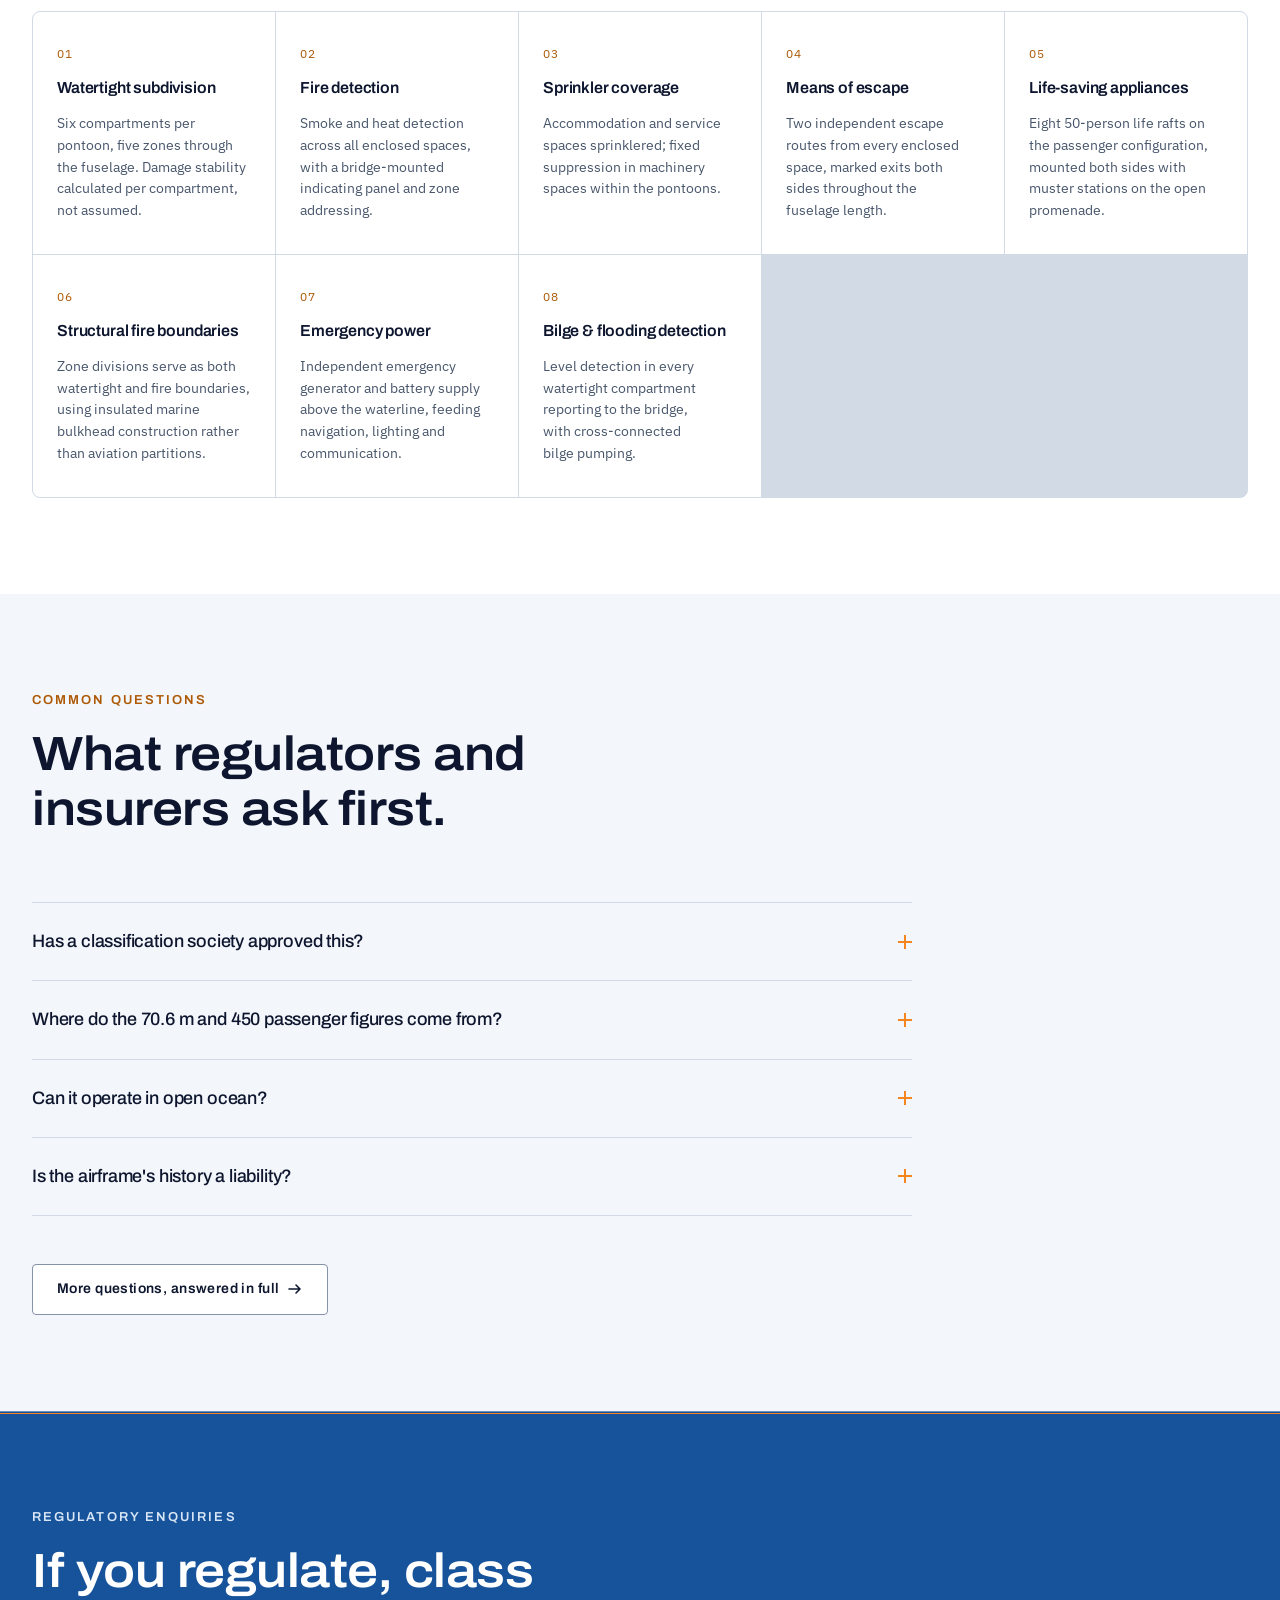
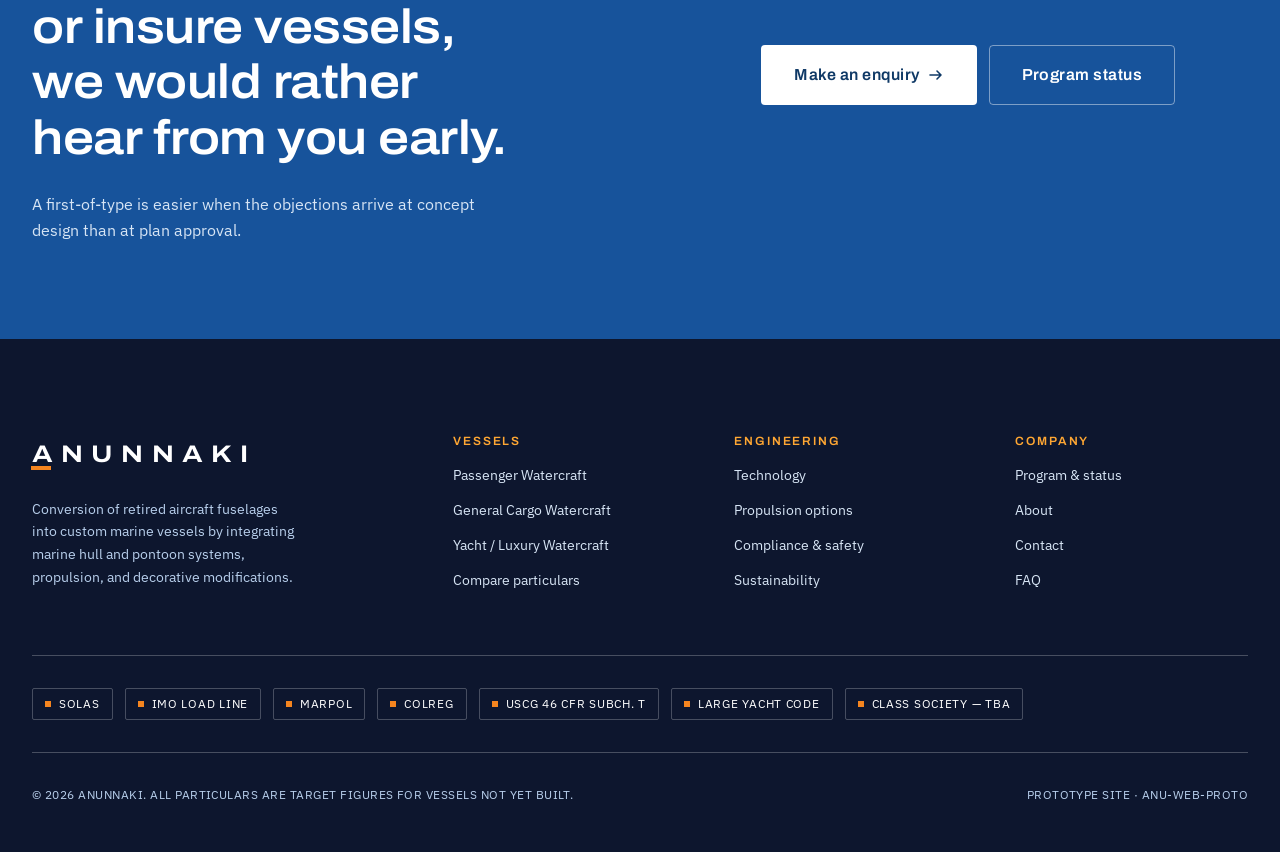
<file: compliance.html>
<!DOCTYPE html>
<html lang="en" class="no-js">
<head>
<meta charset="utf-8">
<meta name="viewport" content="width=device-width, initial-scale=1">
<title>Compliance &amp; Safety — SOLAS, IMO, USCG Subchapter T | ANUNNAKI</title>
<meta name="description" content="The regulatory route for an ANUNNAKI vessel: SOLAS, applicable IMO codes, USCG 46 CFR Subchapter T, classification society plan approval and survey, and flag registration.">

<link rel="preconnect" href="https://fonts.googleapis.com">
<link rel="preconnect" href="https://fonts.gstatic.com" crossorigin>
<link rel="stylesheet" href="https://fonts.googleapis.com/css2?family=Archivo:wdth,wght@75..125,400..700&family=IBM+Plex+Sans:wght@400;500;600&display=swap">
<link rel="stylesheet" href="styles.css">
</head>

<body>

<a class="skip-link" href="#main">Skip to content</a>

<header class="site-header" data-header data-over-hero="true">
  <div class="site-header__inner">
    <a class="logo" href="index.html" aria-label="ANUNNAKI — home">
      <span class="logo__mark">A</span><span>NUNNAKI</span>
    </a>
    <nav class="nav" aria-label="Primary">
      <ul class="nav__list">
        <li class="nav__item">
          <a class="nav__link nav__link--has-menu" href="vessels.html">Vessels <span class="nav__caret" aria-hidden="true"></span></a>
          <div class="nav__menu">
            <a class="nav__menu-link" href="passenger.html"><span class="nav__menu-title">Passenger Watercraft</span><span class="nav__menu-meta">747 CRUISE LINER · 450 PAX</span></a>
            <a class="nav__menu-link" href="cargo.html"><span class="nav__menu-title">General Cargo Watercraft</span><span class="nav__menu-meta">747 CARGO BARGE · 120 T</span></a>
            <a class="nav__menu-link" href="yacht.html"><span class="nav__menu-title">Yacht / Luxury Watercraft</span><span class="nav__menu-meta">747 LUXURY YACHT · 30 GUESTS</span></a>
          </div>
        </li>
        <li class="nav__item"><a class="nav__link" href="technology.html">Technology</a></li>
        <li class="nav__item"><a class="nav__link" href="compliance.html" aria-current="page">Compliance</a></li>
        <li class="nav__item"><a class="nav__link" href="program.html">Program</a></li>
        <li class="nav__item"><a class="nav__link" href="sustainability.html">Sustainability</a></li>
        <li class="nav__item"><a class="nav__link" href="about.html">About</a></li>
      </ul>
      <a class="btn btn--primary" href="contact.html">Make an enquiry</a>
    </nav>
    <button class="nav-toggle" type="button" data-nav-toggle aria-expanded="false" aria-controls="drawer" aria-label="Open menu">
      <span class="nav-toggle__bar"></span><span class="nav-toggle__bar"></span><span class="nav-toggle__bar"></span>
    </button>
  </div>
</header>

<div class="drawer" id="drawer" data-drawer data-open="false">
  <p class="drawer__group-label">Vessels</p>
  <a class="drawer__link" href="passenger.html">Passenger <span class="drawer__meta">450 PAX</span></a>
  <a class="drawer__link" href="cargo.html">Cargo <span class="drawer__meta">120 T</span></a>
  <a class="drawer__link" href="yacht.html">Yacht <span class="drawer__meta">30 GUESTS</span></a>
  <p class="drawer__group-label">Company</p>
  <a class="drawer__link" href="technology.html">Technology</a>
  <a class="drawer__link" href="compliance.html" aria-current="page">Compliance &amp; Safety</a>
  <a class="drawer__link" href="program.html">Program</a>
  <a class="drawer__link" href="sustainability.html">Sustainability</a>
  <a class="drawer__link" href="about.html">About</a>
  <a class="drawer__link" href="faq.html">FAQ</a>
  <a class="drawer__link" href="contact.html">Contact</a>
</div>


<main id="main">

<section class="hero hero--title">
  <div class="container">
    <nav class="breadcrumb breadcrumb--on-brand mb-6" aria-label="Breadcrumb">
      <ol><li><a href="index.html">Home</a></li><li>Compliance &amp; safety</li></ol>
    </nav>
    <p class="eyebrow eyebrow--on-brand">Regulatory route</p>
    <h1>A novel hull is assessed under the existing rule set.</h1>
    <p class="hero__lead">
      The requirements this vessel has to satisfy are the same ones that apply to any passenger
      vessel of this size and service. The whole design is arranged to sit inside them.
    </p>
  </div>
</section>

<!-- ======================================================================
     THE ROUTE — timeline
     ====================================================================== -->
<section class="section">
  <div class="container">
    <div class="split">
      <div class="reveal">
        <p class="eyebrow">The route</p>
        <h2>From design study to flag registration.</h2>
        <p class="lead mt-5">
          Seven steps. We are at step one, and the honest position on each of the rest is stated
          below.
        </p>
        <div class="notice mt-6">
          <p class="notice__body">
            <strong>No approvals have been obtained.</strong> ANUNNAKI has not appointed a
            classification society, submitted plans for approval, or engaged a flag administration.
            The route below is the intended path, not a record of progress.
          </p>
        </div>
      </div>

      <div class="reveal">
        <ol class="timeline">
          <li class="timeline__item" data-state="current">
            <span class="timeline__date">STEP 01 · CURRENT</span>
            <h3 class="timeline__title">Concept design &amp; general arrangement</h3>
            <p class="timeline__desc">
              Principal dimensions, arrangement, and preliminary weight estimate. The drawings on
              the vessel pages are the output of this step.
            </p>
          </li>
          <li class="timeline__item">
            <span class="timeline__date">STEP 02</span>
            <h3 class="timeline__title">Class society appointment</h3>
            <p class="timeline__desc">
              Engage a recognised organisation and agree the applicable rule set for a novel hull
              form, including any risk-based or equivalent-safety approach where prescriptive
              rules do not map cleanly.
            </p>
          </li>
          <li class="timeline__item">
            <span class="timeline__date">STEP 03</span>
            <h3 class="timeline__title">Plan approval</h3>
            <p class="timeline__desc">
              Structural drawings, subdivision and damage stability, fire safety plan, machinery
              and electrical arrangements submitted for review. This is where the fuselage-as-
              superstructure argument is either accepted or reworked.
            </p>
          </li>
          <li class="timeline__item">
            <span class="timeline__date">STEP 04</span>
            <h3 class="timeline__title">Survey during construction</h3>
            <p class="timeline__desc">
              Attendance at material receipt, welding and joining, watertight boundary testing and
              installation of safety systems.
            </p>
          </li>
          <li class="timeline__item">
            <span class="timeline__date">STEP 05</span>
            <h3 class="timeline__title">Inclining experiment &amp; sea trials</h3>
            <p class="timeline__desc">
              Measured lightship weight and centre of gravity, then speed, manoeuvring, endurance
              and noise trials. The point at which target particulars become actual particulars.
            </p>
          </li>
          <li class="timeline__item">
            <span class="timeline__date">STEP 06</span>
            <h3 class="timeline__title">Flag registration</h3>
            <p class="timeline__desc">
              Registration with a flag administration, issue of statutory certificates, and
              tonnage measurement. US operation additionally requires USCG inspection under
              46&nbsp;CFR Subchapter&nbsp;T.
            </p>
          </li>
          <li class="timeline__item">
            <span class="timeline__date">STEP 07</span>
            <h3 class="timeline__title">Operation &amp; periodic survey</h3>
            <p class="timeline__desc">
              Annual, intermediate and special surveys on the class cycle, plus the additional
              corrosion monitoring regime an aluminium superstructure in salt air warrants.
            </p>
          </li>
        </ol>
      </div>
    </div>
  </div>
</section>

<!-- ======================================================================
     FRAMEWORKS
     ====================================================================== -->
<section class="section section--sunken">
  <div class="container">
    <div class="section-header reveal">
      <p class="eyebrow">Frameworks</p>
      <h2>What applies, and to which configuration.</h2>
    </div>

    <div class="spec reveal">
      <div class="spec__scroll">
        <table class="spec-table spec-table--compare">
          <caption>Applicable instruments by configuration. Final applicability is determined by flag, service area and class.</caption>
          <thead>
            <tr>
              <th scope="col">Instrument</th>
              <th scope="col">Passenger</th>
              <th scope="col">Cargo</th>
              <th scope="col">Yacht</th>
            </tr>
          </thead>
          <tbody>
            <tr><th scope="row">SOLAS</th><td data-col="Passenger">Applies</td><td data-col="Cargo">Applies</td><td data-col="Yacht">Applies</td></tr>
            <tr><th scope="row">USCG 46 CFR Subch. T</th><td data-col="Passenger">US operation</td><td data-col="Cargo">US operation</td><td data-col="Yacht">US operation</td></tr>
            <tr><th scope="row">Load Line Convention</th><td data-col="Passenger">Applies</td><td data-col="Cargo">Applies</td><td data-col="Yacht">Applies</td></tr>
            <tr><th scope="row">Intact Stability Code</th><td data-col="Passenger">Applies</td><td data-col="Cargo">Applies</td><td data-col="Yacht">Applies</td></tr>
            <tr><th scope="row">MARPOL</th><td data-col="Passenger">Annexes I, IV, V, VI</td><td data-col="Cargo">Annexes I, IV, V, VI</td><td data-col="Yacht">Annexes I, IV, V, VI</td></tr>
            <tr><th scope="row">COLREG</th><td data-col="Passenger">Applies</td><td data-col="Cargo">Applies</td><td data-col="Yacht">Applies</td></tr>
            <tr><th scope="row">Large Yacht Code</th><td data-col="Passenger">—</td><td data-col="Cargo">—</td><td data-col="Yacht">Target</td></tr>
            <tr><th scope="row">Cargo securing code</th><td data-col="Passenger">—</td><td data-col="Cargo">Applies</td><td data-col="Yacht">—</td></tr>
            <tr><th scope="row">Accessibility provisions</th><td data-col="Passenger">Flag-dependent</td><td data-col="Cargo">—</td><td data-col="Yacht">—</td></tr>
          </tbody>
        </table>
      </div>
    </div>
  </div>
</section>

<!-- ======================================================================
     SAFETY SYSTEMS
     ====================================================================== -->
<section class="section">
  <div class="container">
    <div class="section-header reveal">
      <p class="eyebrow">Safety systems</p>
      <h2>Safety systems specified at design stage.</h2>
    </div>

    <div class="feature-grid reveal">
      <div class="feature"><span class="feature__index">01</span><span class="feature__title">Watertight subdivision</span><p class="feature__desc">Six compartments per pontoon, five zones through the fuselage. Damage stability calculated per compartment, not assumed.</p></div>
      <div class="feature"><span class="feature__index">02</span><span class="feature__title">Fire detection</span><p class="feature__desc">Smoke and heat detection across all enclosed spaces, with a bridge-mounted indicating panel and zone addressing.</p></div>
      <div class="feature"><span class="feature__index">03</span><span class="feature__title">Sprinkler coverage</span><p class="feature__desc">Accommodation and service spaces sprinklered; fixed suppression in machinery spaces within the pontoons.</p></div>
      <div class="feature"><span class="feature__index">04</span><span class="feature__title">Means of escape</span><p class="feature__desc">Two independent escape routes from every enclosed space, marked exits both sides throughout the fuselage length.</p></div>
      <div class="feature"><span class="feature__index">05</span><span class="feature__title">Life-saving appliances</span><p class="feature__desc">Eight 50-person life rafts on the passenger configuration, mounted both sides with muster stations on the open promenade.</p></div>
      <div class="feature"><span class="feature__index">06</span><span class="feature__title">Structural fire boundaries</span><p class="feature__desc">Zone divisions serve as both watertight and fire boundaries, using insulated marine bulkhead construction rather than aviation partitions.</p></div>
      <div class="feature"><span class="feature__index">07</span><span class="feature__title">Emergency power</span><p class="feature__desc">Independent emergency generator and battery supply above the waterline, feeding navigation, lighting and communication.</p></div>
      <div class="feature"><span class="feature__index">08</span><span class="feature__title">Bilge &amp; flooding detection</span><p class="feature__desc">Level detection in every watertight compartment reporting to the bridge, with cross-connected bilge pumping.</p></div>
    </div>
  </div>
</section>

<!-- ======================================================================
     FAQ
     ====================================================================== -->
<section class="section section--sunken" id="faq">
  <div class="container">
    <div class="section-header reveal">
      <p class="eyebrow">Common questions</p>
      <h2>What regulators and insurers ask first.</h2>
    </div>

    <div class="accordion accordion--measured reveal">

      <details class="accordion__item">
        <summary>
          Has a classification society approved this?
          <span class="accordion__sign" aria-hidden="true"></span>
        </summary>
        <div class="accordion__body">
          <p>
            No. No society has been appointed and no plans have been submitted. That is step two
            of the route above and it has not been started. Anyone telling you otherwise about an
            ANUNNAKI vessel is wrong.
          </p>
        </div>
      </details>

      <details class="accordion__item">
        <summary>
          Where do the 70.6 m and 450 passenger figures come from?
          <span class="accordion__sign" aria-hidden="true"></span>
        </summary>
        <div class="accordion__body">
          <p>
            Length overall follows from the 747 fuselage envelope plus the pontoon extension aft.
            Beam follows from the hull separation chosen for stability. Those two are reasonably
            firm because they are geometry.
          </p>
          <p>
            The 450 figure is an arrangement study, not a certified capacity. Certified passenger
            numbers come out of the damage stability calculation and the egress analysis, and they
            can only go down from an arrangement figure, never up.
          </p>
        </div>
      </details>

      <details class="accordion__item">
        <summary>
          Can it operate in open ocean?
          <span class="accordion__sign" aria-hidden="true"></span>
        </summary>
        <div class="accordion__body">
          <p>
            The intended service is protected and near-coastal water — ferry routes, island supply,
            and coastal cruising. Service area is a flag and class restriction stated on the
            vessel's certificates, and for a first-of-type it will be conservative.
          </p>
          <p>
            A wide twin hull is comfortable in short seas and less so in a long beam swell, where
            the roll period can become uncomfortable. That is a real characteristic of the hull
            form and it argues for stabilisation on the yacht configuration.
          </p>
        </div>
      </details>

      <details class="accordion__item">
        <summary>
          Is the airframe's history a liability?
          <span class="accordion__sign" aria-hidden="true"></span>
        </summary>
        <div class="accordion__body">
          <p>
            It is the opposite of a liability in one specific way: the airframe arrives with a
            complete, auditable maintenance and repair record. A naval architect assessing a
            second-hand steel hull rarely has anything comparable.
          </p>
          <p>
            The selection criteria are corrosion survey results, repair history and frame-station
            integrity. Airframes that fail those are not candidates, and there are enough retired
            747s that we can be selective.
          </p>
        </div>
      </details>

    </div>

    <p class="mt-7 reveal">
      <a class="btn btn--secondary" href="faq.html#safety">
        More questions, answered in full
        <svg class="btn__arrow" viewBox="0 0 16 16" fill="none" aria-hidden="true"><path d="M2 8h11M9 4l4 4-4 4" stroke="currentColor" stroke-width="1.6" stroke-linecap="round" stroke-linejoin="round"/></svg>
      </a>
    </p>
  </div>
</section>

<section class="cta-band">
  <div class="container">
    <div class="cta-band__inner">
      <div>
        <p class="eyebrow eyebrow--on-brand">Regulatory enquiries</p>
        <h2>If you regulate, class or insure vessels, we would rather hear from you early.</h2>
        <p class="mt-5">
          A first-of-type is easier when the objections arrive at concept design than at plan
          approval.
        </p>
      </div>
      <div class="cluster">
        <a class="btn btn--on-brand btn--lg" href="contact.html">
          Make an enquiry
          <svg class="btn__arrow" viewBox="0 0 16 16" fill="none" aria-hidden="true"><path d="M2 8h11M9 4l4 4-4 4" stroke="currentColor" stroke-width="1.6" stroke-linecap="round" stroke-linejoin="round"/></svg>
        </a>
        <a class="btn btn--on-brand-outline btn--lg" href="program.html">Program status</a>
      </div>
    </div>
  </div>
</section>

</main>

<footer class="site-footer">
  <div class="container">
    <div class="footer-grid">
      <div class="footer-grid__brand">
        <a class="logo logo--lg" href="index.html" aria-label="ANUNNAKI — home">
          <span class="logo__mark">A</span><span>NUNNAKI</span>
        </a>
        <p class="footer__blurb mt-5">
          Conversion of retired aircraft fuselages into custom marine vessels by integrating marine
          hull and pontoon systems, propulsion, and decorative modifications.
        </p>
      </div>
      <div>
        <h4 class="footer__heading">Vessels</h4>
        <ul class="footer__list">
          <li><a href="passenger.html">Passenger Watercraft</a></li>
          <li><a href="cargo.html">General Cargo Watercraft</a></li>
          <li><a href="yacht.html">Yacht / Luxury Watercraft</a></li>
          <li><a href="vessels.html">Compare particulars</a></li>
        </ul>
      </div>
      <div>
        <h4 class="footer__heading">Engineering</h4>
        <ul class="footer__list">
          <li><a href="technology.html">Technology</a></li>
          <li><a href="technology.html#propulsion">Propulsion options</a></li>
          <li><a href="compliance.html">Compliance &amp; safety</a></li>
          <li><a href="sustainability.html">Sustainability</a></li>
        </ul>
      </div>
      <div>
        <h4 class="footer__heading">Company</h4>
        <ul class="footer__list">
          <li><a href="program.html">Program &amp; status</a></li>
          <li><a href="about.html">About</a></li>
          <li><a href="contact.html">Contact</a></li>
          <li><a href="faq.html">FAQ</a></li>
        </ul>
      </div>
    </div>
    <div class="footer__compliance">
      <span class="badge badge--on-brand">SOLAS</span>
      <span class="badge badge--on-brand">IMO LOAD LINE</span>
      <span class="badge badge--on-brand">MARPOL</span>
      <span class="badge badge--on-brand">COLREG</span>
      <span class="badge badge--on-brand">USCG 46 CFR SUBCH. T</span>
      <span class="badge badge--on-brand">LARGE YACHT CODE</span>
      <span class="badge badge--on-brand">CLASS SOCIETY — TBA</span>
    </div>
    <div class="footer__legal">
      <span>© <span data-year>2026</span> ANUNNAKI. ALL PARTICULARS ARE TARGET FIGURES FOR VESSELS NOT YET BUILT.</span>
      <span>PROTOTYPE SITE · ANU-WEB-PROTO</span>
    </div>
  </div>
</footer>

<script src="site.js"></script>
<!-- impeccable-live-start -->
<script src="http://localhost:8400/live.js?token=92280152-2b45-4974-8314-2dab729a905e"></script>
<!-- impeccable-live-end -->
</body>
</html>
</file>
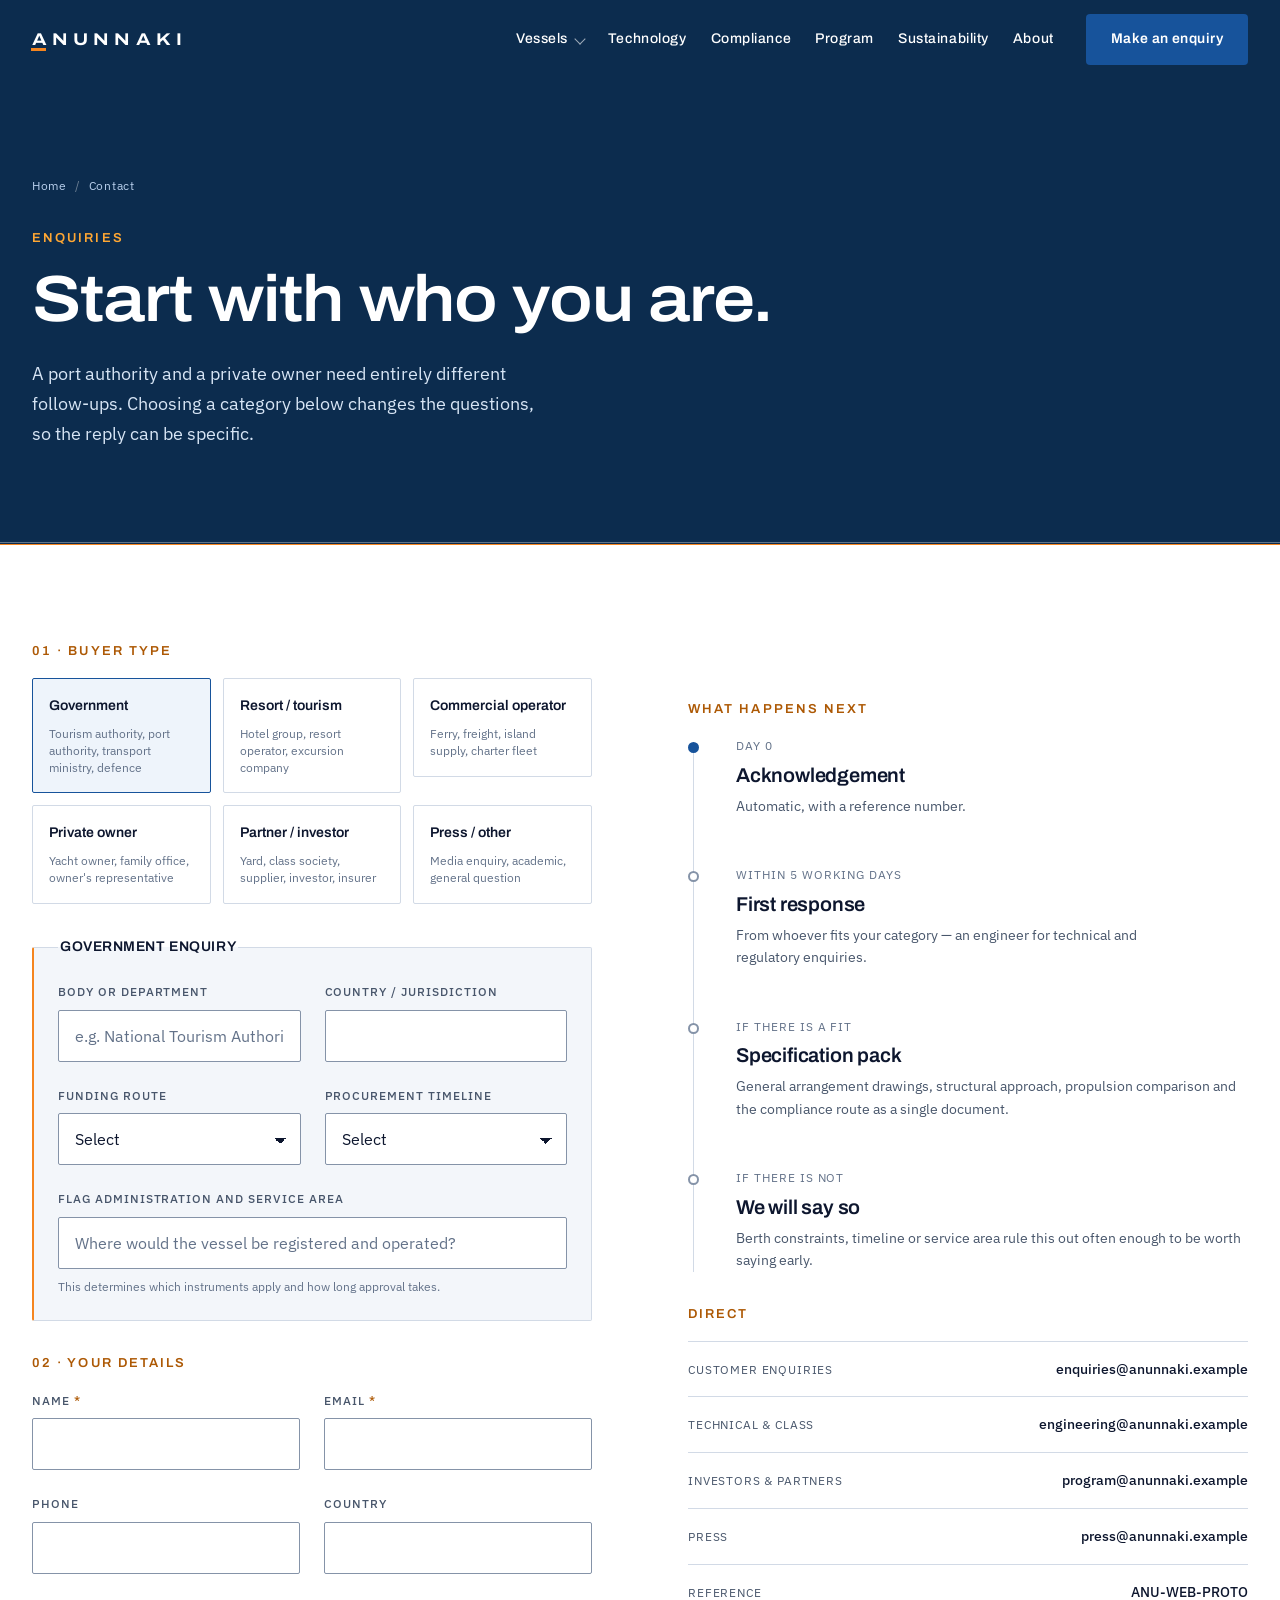
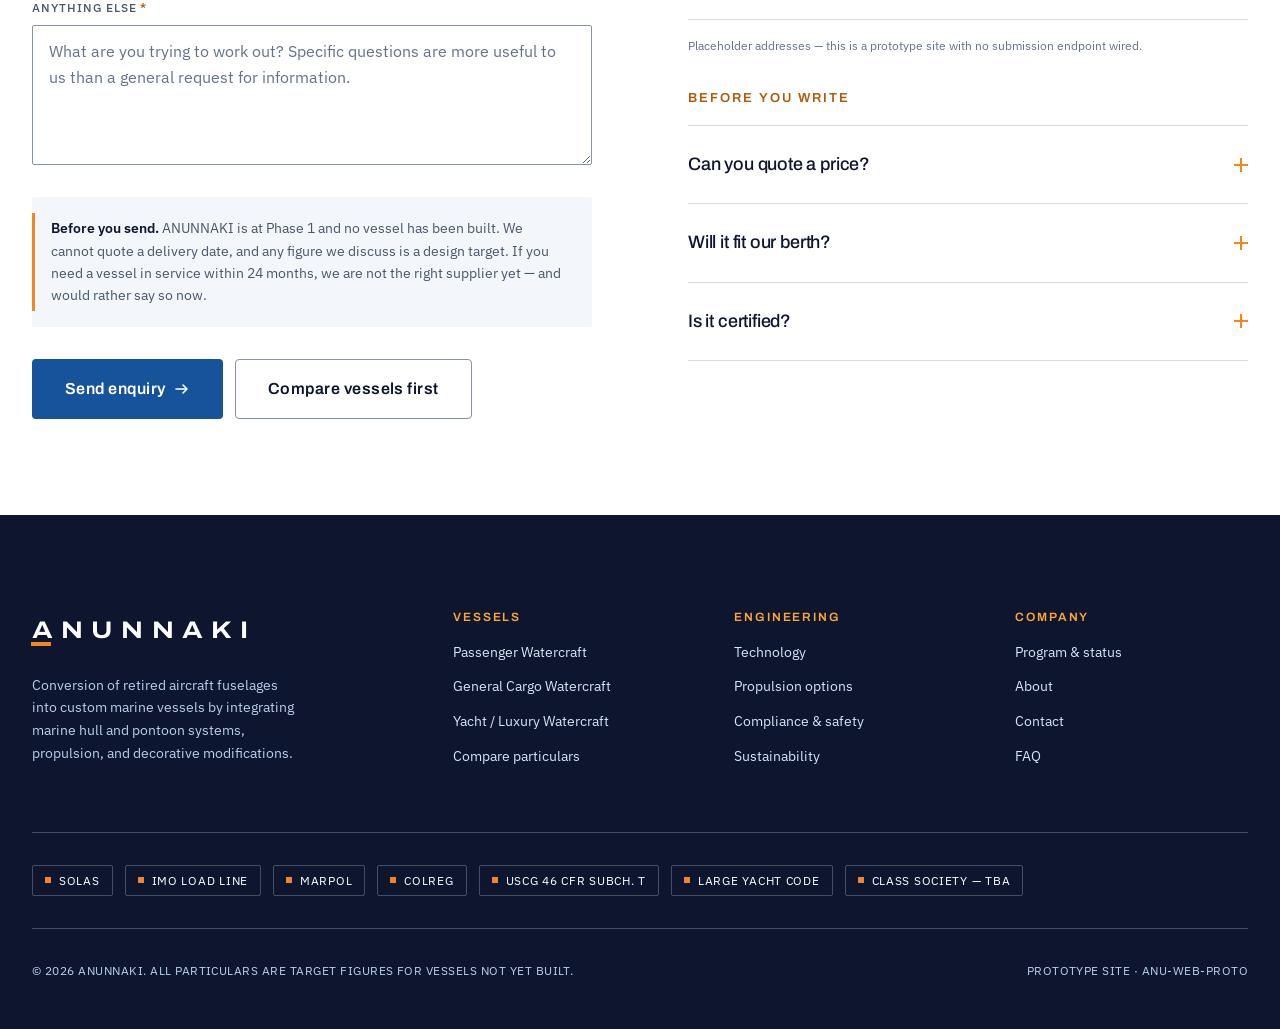
<file: contact.html>
<!DOCTYPE html>
<html lang="en" class="no-js">
<head>
<meta charset="utf-8">
<meta name="viewport" content="width=device-width, initial-scale=1">
<title>Contact &amp; Enquiries | ANUNNAKI</title>
<meta name="description" content="Make an enquiry about an ANUNNAKI aircraft-to-marine conversion. The form branches by buyer type — government, resort and tourism, commercial operator, private owner, or partner and investor.">

<link rel="preconnect" href="https://fonts.googleapis.com">
<link rel="preconnect" href="https://fonts.gstatic.com" crossorigin>
<link rel="stylesheet" href="https://fonts.googleapis.com/css2?family=Archivo:wdth,wght@75..125,400..700&family=IBM+Plex+Sans:wght@400;500;600&display=swap">
<link rel="stylesheet" href="styles.css">
</head>

<body>

<a class="skip-link" href="#main">Skip to content</a>

<header class="site-header" data-header data-over-hero="true">
  <div class="site-header__inner">
    <a class="logo" href="index.html" aria-label="ANUNNAKI — home">
      <span class="logo__mark">A</span><span>NUNNAKI</span>
    </a>
    <nav class="nav" aria-label="Primary">
      <ul class="nav__list">
        <li class="nav__item">
          <a class="nav__link nav__link--has-menu" href="vessels.html">Vessels <span class="nav__caret" aria-hidden="true"></span></a>
          <div class="nav__menu">
            <a class="nav__menu-link" href="passenger.html"><span class="nav__menu-title">Passenger Watercraft</span><span class="nav__menu-meta">747 CRUISE LINER · 450 PAX</span></a>
            <a class="nav__menu-link" href="cargo.html"><span class="nav__menu-title">General Cargo Watercraft</span><span class="nav__menu-meta">747 CARGO BARGE · 120 T</span></a>
            <a class="nav__menu-link" href="yacht.html"><span class="nav__menu-title">Yacht / Luxury Watercraft</span><span class="nav__menu-meta">747 LUXURY YACHT · 30 GUESTS</span></a>
          </div>
        </li>
        <li class="nav__item"><a class="nav__link" href="technology.html">Technology</a></li>
        <li class="nav__item"><a class="nav__link" href="compliance.html">Compliance</a></li>
        <li class="nav__item"><a class="nav__link" href="program.html">Program</a></li>
        <li class="nav__item"><a class="nav__link" href="sustainability.html">Sustainability</a></li>
        <li class="nav__item"><a class="nav__link" href="about.html">About</a></li>
      </ul>
      <a class="btn btn--primary" href="contact.html" aria-current="page">Make an enquiry</a>
    </nav>
    <button class="nav-toggle" type="button" data-nav-toggle aria-expanded="false" aria-controls="drawer" aria-label="Open menu">
      <span class="nav-toggle__bar"></span><span class="nav-toggle__bar"></span><span class="nav-toggle__bar"></span>
    </button>
  </div>
</header>

<div class="drawer" id="drawer" data-drawer data-open="false">
  <p class="drawer__group-label">Vessels</p>
  <a class="drawer__link" href="passenger.html">Passenger <span class="drawer__meta">450 PAX</span></a>
  <a class="drawer__link" href="cargo.html">Cargo <span class="drawer__meta">120 T</span></a>
  <a class="drawer__link" href="yacht.html">Yacht <span class="drawer__meta">30 GUESTS</span></a>
  <p class="drawer__group-label">Company</p>
  <a class="drawer__link" href="technology.html">Technology</a>
  <a class="drawer__link" href="compliance.html">Compliance &amp; Safety</a>
  <a class="drawer__link" href="program.html">Program</a>
  <a class="drawer__link" href="sustainability.html">Sustainability</a>
  <a class="drawer__link" href="about.html">About</a>
  <a class="drawer__link" href="faq.html">FAQ</a>
  <a class="drawer__link" href="contact.html" aria-current="page">Contact</a>
</div>


<main id="main">

<section class="hero hero--title">
  <div class="container">
    <nav class="breadcrumb breadcrumb--on-brand mb-6" aria-label="Breadcrumb">
      <ol><li><a href="index.html">Home</a></li><li>Contact</li></ol>
    </nav>
    <p class="eyebrow eyebrow--on-brand">Enquiries</p>
    <h1>Start with who you are.</h1>
    <p class="hero__lead">
      A port authority and a private owner need entirely different follow-ups. Choosing a category
      below changes the questions, so the reply can be specific.
    </p>
  </div>
</section>

<section class="section">
  <div class="container">
    <div class="split">

      <!-- ----------------------------------------------------------------
           FORM
           ---------------------------------------------------------------- -->
      <div class="reveal">
        <form class="form" data-inquiry novalidate>

          <fieldset class="fieldset-plain">
            <legend class="eyebrow">01 · Buyer type</legend>

            <div class="segmented">
              <label class="segment">
                <input type="radio" name="buyer-type" value="government" checked>
                <span class="segment__face">
                  <span class="segment__title">Government</span>
                  <span class="segment__desc">Tourism authority, port authority, transport ministry, defence</span>
                </span>
              </label>

              <label class="segment">
                <input type="radio" name="buyer-type" value="resort">
                <span class="segment__face">
                  <span class="segment__title">Resort / tourism</span>
                  <span class="segment__desc">Hotel group, resort operator, excursion company</span>
                </span>
              </label>

              <label class="segment">
                <input type="radio" name="buyer-type" value="commercial">
                <span class="segment__face">
                  <span class="segment__title">Commercial operator</span>
                  <span class="segment__desc">Ferry, freight, island supply, charter fleet</span>
                </span>
              </label>

              <label class="segment">
                <input type="radio" name="buyer-type" value="private">
                <span class="segment__face">
                  <span class="segment__title">Private owner</span>
                  <span class="segment__desc">Yacht owner, family office, owner's representative</span>
                </span>
              </label>

              <label class="segment">
                <input type="radio" name="buyer-type" value="partner">
                <span class="segment__face">
                  <span class="segment__title">Partner / investor</span>
                  <span class="segment__desc">Yard, class society, supplier, investor, insurer</span>
                </span>
              </label>

              <label class="segment">
                <input type="radio" name="buyer-type" value="press">
                <span class="segment__face">
                  <span class="segment__title">Press / other</span>
                  <span class="segment__desc">Media enquiry, academic, general question</span>
                </span>
              </label>
            </div>
          </fieldset>

          <!-- ----- BRANCH: GOVERNMENT ----- -->
          <fieldset class="field-group" data-branch="government">
            <legend class="field-group__legend">Government enquiry</legend>
            <div class="field-row">
              <div class="field">
                <label class="field__label" for="gov-body">Body or department</label>
                <input class="input" type="text" id="gov-body" name="gov-body" placeholder="e.g. National Tourism Authority">
              </div>
              <div class="field">
                <label class="field__label" for="gov-country">Country / jurisdiction</label>
                <input class="input" type="text" id="gov-country" name="gov-country">
              </div>
            </div>
            <div class="field-row">
              <div class="field">
                <label class="field__label" for="gov-funding">Funding route</label>
                <select class="select" id="gov-funding" name="gov-funding">
                  <option value="">Select</option>
                  <option>Tourism grant programme</option>
                  <option>Sustainability / green fund</option>
                  <option>Transport infrastructure budget</option>
                  <option>Public–private partnership</option>
                  <option>Not yet identified</option>
                </select>
              </div>
              <div class="field">
                <label class="field__label" for="gov-timeline">Procurement timeline</label>
                <select class="select" id="gov-timeline" name="gov-timeline">
                  <option value="">Select</option>
                  <option>Exploratory — no timeline</option>
                  <option>Within 12 months</option>
                  <option>12–24 months</option>
                  <option>Beyond 24 months</option>
                </select>
              </div>
            </div>
            <div class="field">
              <label class="field__label" for="gov-flag">Flag administration and service area</label>
              <input class="input" type="text" id="gov-flag" name="gov-flag" placeholder="Where would the vessel be registered and operated?">
              <span class="field__hint">This determines which instruments apply and how long approval takes.</span>
            </div>
          </fieldset>

          <!-- ----- BRANCH: RESORT ----- -->
          <fieldset class="field-group" data-branch="resort" hidden>
            <legend class="field-group__legend">Resort / tourism enquiry</legend>
            <div class="field-row">
              <div class="field">
                <label class="field__label" for="res-property">Property or group</label>
                <input class="input" type="text" id="res-property" name="res-property">
              </div>
              <div class="field">
                <label class="field__label" for="res-location">Location</label>
                <input class="input" type="text" id="res-location" name="res-location">
              </div>
            </div>
            <div class="field-row">
              <div class="field">
                <label class="field__label" for="res-use">Primary use</label>
                <select class="select" id="res-use" name="res-use">
                  <option value="">Select</option>
                  <option>Guest transfers</option>
                  <option>Day excursions</option>
                  <option>Moored venue / attraction</option>
                  <option>Combination</option>
                </select>
              </div>
              <div class="field">
                <label class="field__label" for="res-guests">Typical guests per sailing</label>
                <input class="input" type="number" id="res-guests" name="res-guests" min="1" max="450" placeholder="e.g. 120">
              </div>
            </div>
            <div class="field">
              <label class="field__label" for="res-berth">Berth or mooring available</label>
              <input class="input" type="text" id="res-berth" name="res-berth" placeholder="Depth, length and beam limits if known">
              <span class="field__hint">Beam overall is 22.4 m. Berth compatibility is usually the first constraint we hit.</span>
            </div>
          </fieldset>

          <!-- ----- BRANCH: COMMERCIAL ----- -->
          <fieldset class="field-group" data-branch="commercial" hidden>
            <legend class="field-group__legend">Commercial operator enquiry</legend>
            <div class="field-row">
              <div class="field">
                <label class="field__label" for="com-company">Company</label>
                <input class="input" type="text" id="com-company" name="com-company">
              </div>
              <div class="field">
                <label class="field__label" for="com-fleet">Current fleet size</label>
                <input class="input" type="number" id="com-fleet" name="com-fleet" min="0" placeholder="e.g. 4">
              </div>
            </div>
            <div class="field-row">
              <div class="field">
                <label class="field__label" for="com-config">Configuration of interest</label>
                <select class="select" id="com-config" name="com-config">
                  <option value="">Select</option>
                  <option>Passenger — cruise liner</option>
                  <option>Cargo — barge</option>
                  <option>Both</option>
                  <option>Something not listed</option>
                </select>
              </div>
              <div class="field">
                <label class="field__label" for="com-crossing">Typical crossing length</label>
                <input class="input" type="text" id="com-crossing" name="com-crossing" placeholder="e.g. 32 nm, 2 hours">
              </div>
            </div>
            <div class="field">
              <label class="field__label" for="com-cargo">Route and typical consignment</label>
              <textarea class="textarea" id="com-cargo" name="com-cargo" placeholder="Ports at both ends, quay facilities, cargo mix or passenger loading, seasonal pattern"></textarea>
              <span class="field__hint">This is what determines whether the ramp, the davit or the side door is the primary loading path.</span>
            </div>
          </fieldset>

          <!-- ----- BRANCH: PRIVATE ----- -->
          <fieldset class="field-group" data-branch="private" hidden>
            <legend class="field-group__legend">Private owner enquiry</legend>
            <div class="field-row">
              <div class="field">
                <label class="field__label" for="pri-role">Your role</label>
                <select class="select" id="pri-role" name="pri-role">
                  <option value="">Select</option>
                  <option>Owner</option>
                  <option>Owner's representative</option>
                  <option>Family office</option>
                  <option>Broker</option>
                </select>
              </div>
              <div class="field">
                <label class="field__label" for="pri-guests">Guest count</label>
                <input class="input" type="number" id="pri-guests" name="pri-guests" min="1" max="30" placeholder="up to 30">
              </div>
            </div>
            <div class="field-row">
              <div class="field">
                <label class="field__label" for="pri-cabins">Preferred cabin count</label>
                <select class="select" id="pri-cabins" name="pri-cabins">
                  <option value="">Select</option>
                  <option>10 — with second full-beam suite</option>
                  <option>12 — standard frame pitch</option>
                  <option>Undecided</option>
                </select>
              </div>
              <div class="field">
                <label class="field__label" for="pri-area">Intended cruising area</label>
                <input class="input" type="text" id="pri-area" name="pri-area">
              </div>
            </div>
            <div class="field">
              <label class="field__label" for="pri-heritage">Airframe heritage</label>
              <select class="select" id="pri-heritage" name="pri-heritage">
                <option value="">Select</option>
                <option>Visible — celebrate the aircraft origin</option>
                <option>Concealed — read as a yacht first</option>
                <option>Open to a recommendation</option>
              </select>
              <span class="field__hint">This changes the exterior treatment and a lot of the interior detailing.</span>
            </div>
          </fieldset>

          <!-- ----- BRANCH: PARTNER ----- -->
          <fieldset class="field-group" data-branch="partner" hidden>
            <legend class="field-group__legend">Partner / investor enquiry</legend>
            <div class="field-row">
              <div class="field">
                <label class="field__label" for="par-org">Organisation</label>
                <input class="input" type="text" id="par-org" name="par-org">
              </div>
              <div class="field">
                <label class="field__label" for="par-type">Interest</label>
                <select class="select" id="par-type" name="par-type">
                  <option value="">Select</option>
                  <option>Classification society</option>
                  <option>Naval architecture</option>
                  <option>Conversion yard</option>
                  <option>Propulsion or systems supplier</option>
                  <option>Airframe sourcing</option>
                  <option>Insurance / P&amp;I</option>
                  <option>Investment</option>
                </select>
              </div>
            </div>
            <div class="field">
              <label class="field__label" for="par-note">What would you want to see first?</label>
              <textarea class="textarea" id="par-note" name="par-note" placeholder="Structural calculations, stability approach, cost model, program plan — tell us what would make this assessable."></textarea>
            </div>
          </fieldset>

          <!-- ----- BRANCH: PRESS ----- -->
          <fieldset class="field-group" data-branch="press" hidden>
            <legend class="field-group__legend">Press / general enquiry</legend>
            <div class="field">
              <label class="field__label" for="pre-outlet">Outlet or affiliation</label>
              <input class="input" type="text" id="pre-outlet" name="pre-outlet">
            </div>
            <div class="field">
              <label class="field__label" for="pre-deadline">Deadline, if any</label>
              <input class="input" type="text" id="pre-deadline" name="pre-deadline">
            </div>
          </fieldset>

          <!-- ----- COMMON FIELDS ----- -->
          <fieldset class="fieldset-plain">
            <legend class="eyebrow">02 · Your details</legend>

            <div class="stack">
              <div class="field-row">
                <div class="field">
                  <label class="field__label" for="name">Name <span class="field__req">*</span></label>
                  <input class="input" type="text" id="name" name="name" required autocomplete="name">
                </div>
                <div class="field">
                  <label class="field__label" for="email">Email <span class="field__req">*</span></label>
                  <input class="input" type="email" id="email" name="email" required autocomplete="email">
                </div>
              </div>

              <div class="field-row">
                <div class="field">
                  <label class="field__label" for="phone">Phone</label>
                  <input class="input" type="tel" id="phone" name="phone" autocomplete="tel">
                </div>
                <div class="field">
                  <label class="field__label" for="country">Country</label>
                  <input class="input" type="text" id="country" name="country" autocomplete="country-name">
                </div>
              </div>

              <div class="field">
                <label class="field__label" for="message">Anything else <span class="field__req">*</span></label>
                <textarea class="textarea" id="message" name="message" required placeholder="What are you trying to work out? Specific questions are more useful to us than a general request for information."></textarea>
              </div>
            </div>
          </fieldset>

          <div class="notice">
            <p class="notice__body">
              <strong>Before you send.</strong> ANUNNAKI is at Phase 1 and no vessel has been built.
              We cannot quote a delivery date, and any figure we discuss is a design target. If you
              need a vessel in service within 24 months, we are not the right supplier yet — and
              would rather say so now.
            </p>
          </div>

          <div class="cluster">
            <button class="btn btn--primary btn--lg" type="submit">
              Send enquiry
              <svg class="btn__arrow" viewBox="0 0 16 16" fill="none" aria-hidden="true"><path d="M2 8h11M9 4l4 4-4 4" stroke="currentColor" stroke-width="1.6" stroke-linecap="round" stroke-linejoin="round"/></svg>
            </button>
            <a class="btn btn--secondary btn--lg" href="vessels.html">Compare vessels first</a>
          </div>

          <p class="form__status" data-form-status tabindex="-1" hidden role="status"></p>
        </form>
      </div>

      <!-- ----------------------------------------------------------------
           SIDEBAR
           ---------------------------------------------------------------- -->
      <div class="reveal">
        <div class="stack stack--loose">

          <div>
            <p class="eyebrow">What happens next</p>
            <ol class="timeline">
              <li class="timeline__item" data-state="done">
                <span class="timeline__date">DAY 0</span>
                <h3 class="timeline__title">Acknowledgement</h3>
                <p class="timeline__desc">Automatic, with a reference number.</p>
              </li>
              <li class="timeline__item">
                <span class="timeline__date">WITHIN 5 WORKING DAYS</span>
                <h3 class="timeline__title">First response</h3>
                <p class="timeline__desc">
                  From whoever fits your category — an engineer for technical and regulatory
                  enquiries.
                </p>
              </li>
              <li class="timeline__item">
                <span class="timeline__date">IF THERE IS A FIT</span>
                <h3 class="timeline__title">Specification pack</h3>
                <p class="timeline__desc">
                  General arrangement drawings, structural approach, propulsion comparison and the
                  compliance route as a single document.
                </p>
              </li>
              <li class="timeline__item">
                <span class="timeline__date">IF THERE IS NOT</span>
                <h3 class="timeline__title">We will say so</h3>
                <p class="timeline__desc">
                  Berth constraints, timeline or service area rule this out often enough to be
                  worth saying early.
                </p>
              </li>
            </ol>
          </div>

          <div>
            <p class="eyebrow">Direct</p>
            <dl class="datalist">
              <div class="datalist__row"><dt class="datalist__key">Customer enquiries</dt><dd class="datalist__val">enquiries@anunnaki.example</dd></div>
              <div class="datalist__row"><dt class="datalist__key">Technical &amp; class</dt><dd class="datalist__val">engineering@anunnaki.example</dd></div>
              <div class="datalist__row"><dt class="datalist__key">Investors &amp; partners</dt><dd class="datalist__val">program@anunnaki.example</dd></div>
              <div class="datalist__row"><dt class="datalist__key">Press</dt><dd class="datalist__val">press@anunnaki.example</dd></div>
              <div class="datalist__row"><dt class="datalist__key">Reference</dt><dd class="datalist__val">ANU-WEB-PROTO</dd></div>
            </dl>
            <p class="field__hint mt-4">
              Placeholder addresses — this is a prototype site with no submission endpoint wired.
            </p>
          </div>

          <div>
            <p class="eyebrow">Before you write</p>
            <div class="accordion">
              <details class="accordion__item">
                <summary>Can you quote a price? <span class="accordion__sign" aria-hidden="true"></span></summary>
                <div class="accordion__body">
                  <p>Not yet, and any number quoted before a yard is appointed would be fiction.
                  The <a href="program.html">program page</a> sets out the cost structure so you
                  can see what drives it.</p>
                </div>
              </details>
              <details class="accordion__item">
                <summary>Will it fit our berth? <span class="accordion__sign" aria-hidden="true"></span></summary>
                <div class="accordion__body">
                  <p>Beam overall is 22.4 m, draft 3.5–3.8 m depending on configuration, length
                  70.6 m. Those three numbers answer most berth questions immediately, and they
                  rule the vessel out more often than anything else.</p>
                </div>
              </details>
              <details class="accordion__item">
                <summary>Is it certified? <span class="accordion__sign" aria-hidden="true"></span></summary>
                <div class="accordion__body">
                  <p>No. No classification society has been appointed and no plans have been
                  submitted. The intended route is set out on the
                  <a href="compliance.html">compliance page</a>.</p>
                </div>
              </details>
            </div>
          </div>

        </div>
      </div>

    </div>
  </div>
</section>

</main>

<footer class="site-footer">
  <div class="container">
    <div class="footer-grid">
      <div class="footer-grid__brand">
        <a class="logo logo--lg" href="index.html" aria-label="ANUNNAKI — home">
          <span class="logo__mark">A</span><span>NUNNAKI</span>
        </a>
        <p class="footer__blurb mt-5">
          Conversion of retired aircraft fuselages into custom marine vessels by integrating marine
          hull and pontoon systems, propulsion, and decorative modifications.
        </p>
      </div>
      <div>
        <h4 class="footer__heading">Vessels</h4>
        <ul class="footer__list">
          <li><a href="passenger.html">Passenger Watercraft</a></li>
          <li><a href="cargo.html">General Cargo Watercraft</a></li>
          <li><a href="yacht.html">Yacht / Luxury Watercraft</a></li>
          <li><a href="vessels.html">Compare particulars</a></li>
        </ul>
      </div>
      <div>
        <h4 class="footer__heading">Engineering</h4>
        <ul class="footer__list">
          <li><a href="technology.html">Technology</a></li>
          <li><a href="technology.html#propulsion">Propulsion options</a></li>
          <li><a href="compliance.html">Compliance &amp; safety</a></li>
          <li><a href="sustainability.html">Sustainability</a></li>
        </ul>
      </div>
      <div>
        <h4 class="footer__heading">Company</h4>
        <ul class="footer__list">
          <li><a href="program.html">Program &amp; status</a></li>
          <li><a href="about.html">About</a></li>
          <li><a href="contact.html">Contact</a></li>
          <li><a href="faq.html">FAQ</a></li>
        </ul>
      </div>
    </div>
    <div class="footer__compliance">
      <span class="badge badge--on-brand">SOLAS</span>
      <span class="badge badge--on-brand">IMO LOAD LINE</span>
      <span class="badge badge--on-brand">MARPOL</span>
      <span class="badge badge--on-brand">COLREG</span>
      <span class="badge badge--on-brand">USCG 46 CFR SUBCH. T</span>
      <span class="badge badge--on-brand">LARGE YACHT CODE</span>
      <span class="badge badge--on-brand">CLASS SOCIETY — TBA</span>
    </div>
    <div class="footer__legal">
      <span>© <span data-year>2026</span> ANUNNAKI. ALL PARTICULARS ARE TARGET FIGURES FOR VESSELS NOT YET BUILT.</span>
      <span>PROTOTYPE SITE · ANU-WEB-PROTO</span>
    </div>
  </div>
</footer>

<script src="site.js"></script>
<!-- impeccable-live-start -->
<script src="http://localhost:8400/live.js?token=92280152-2b45-4974-8314-2dab729a905e"></script>
<!-- impeccable-live-end -->
</body>
</html>
</file>
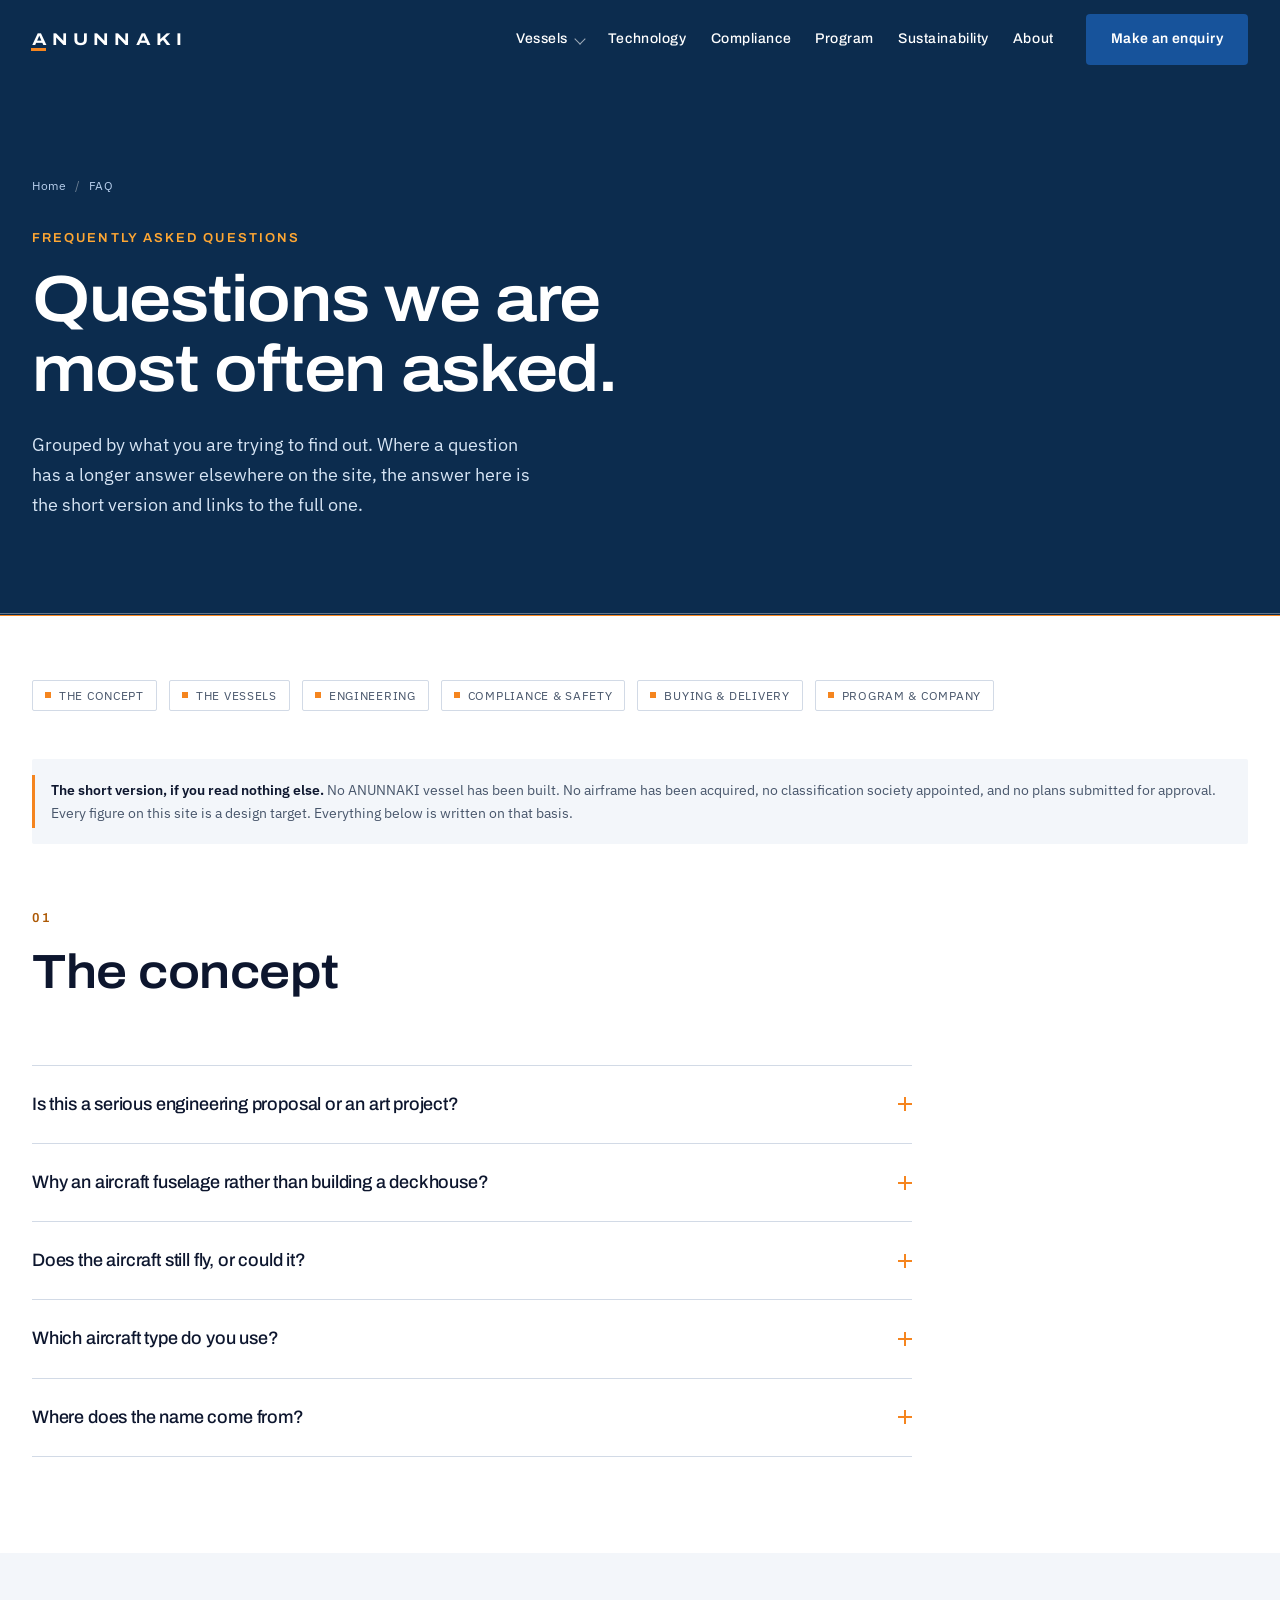
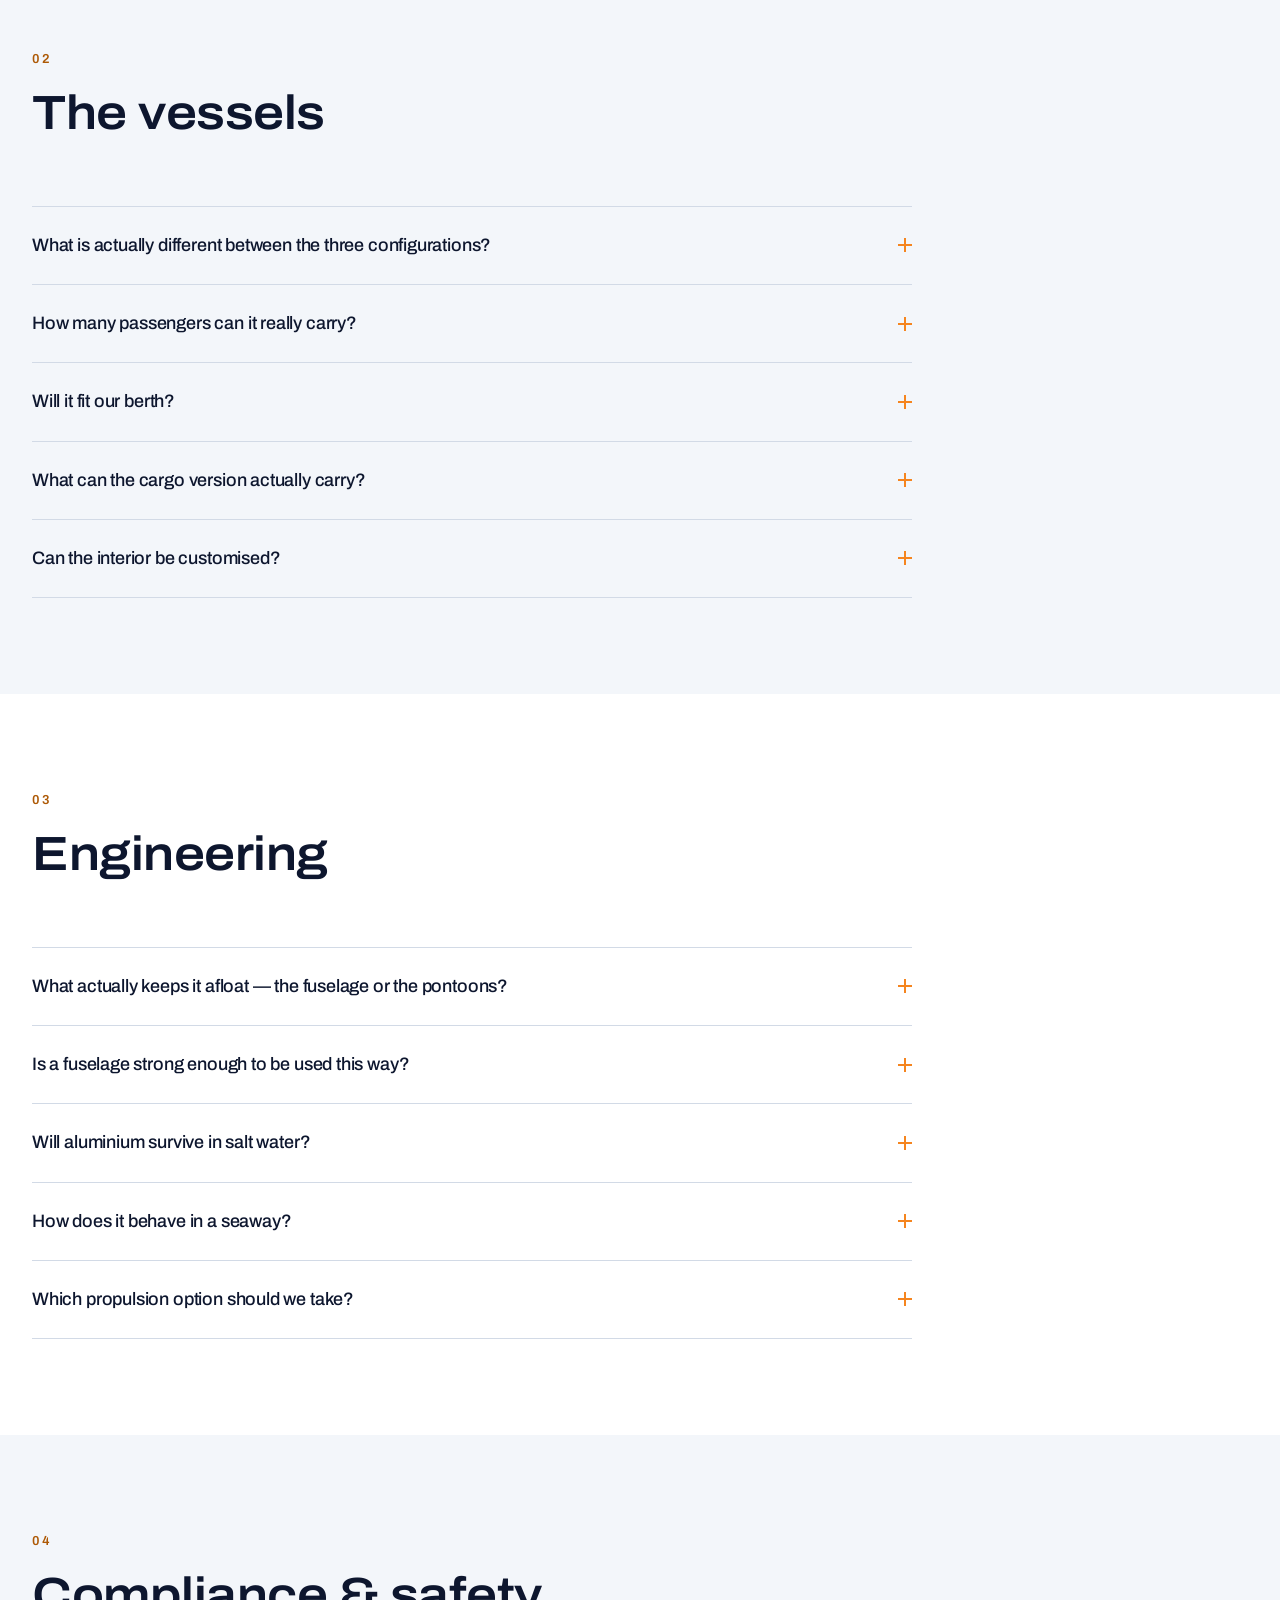
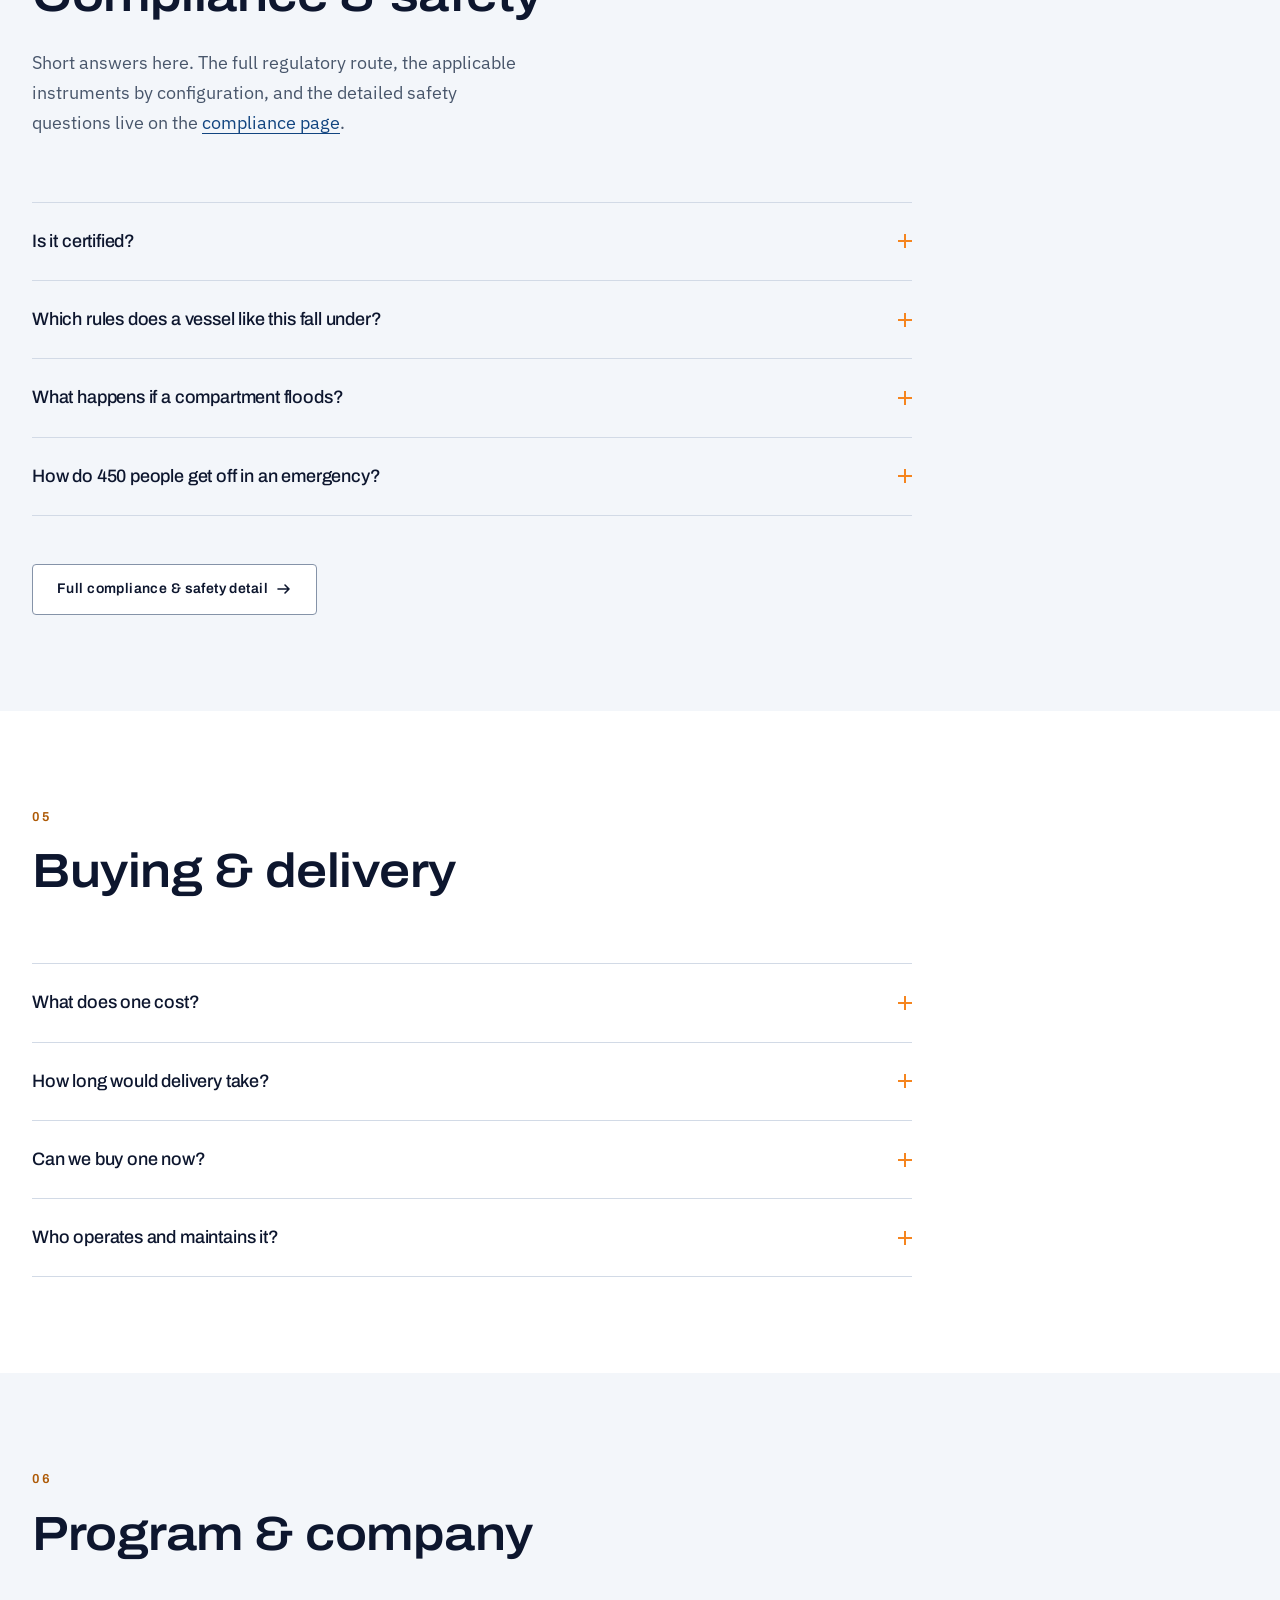
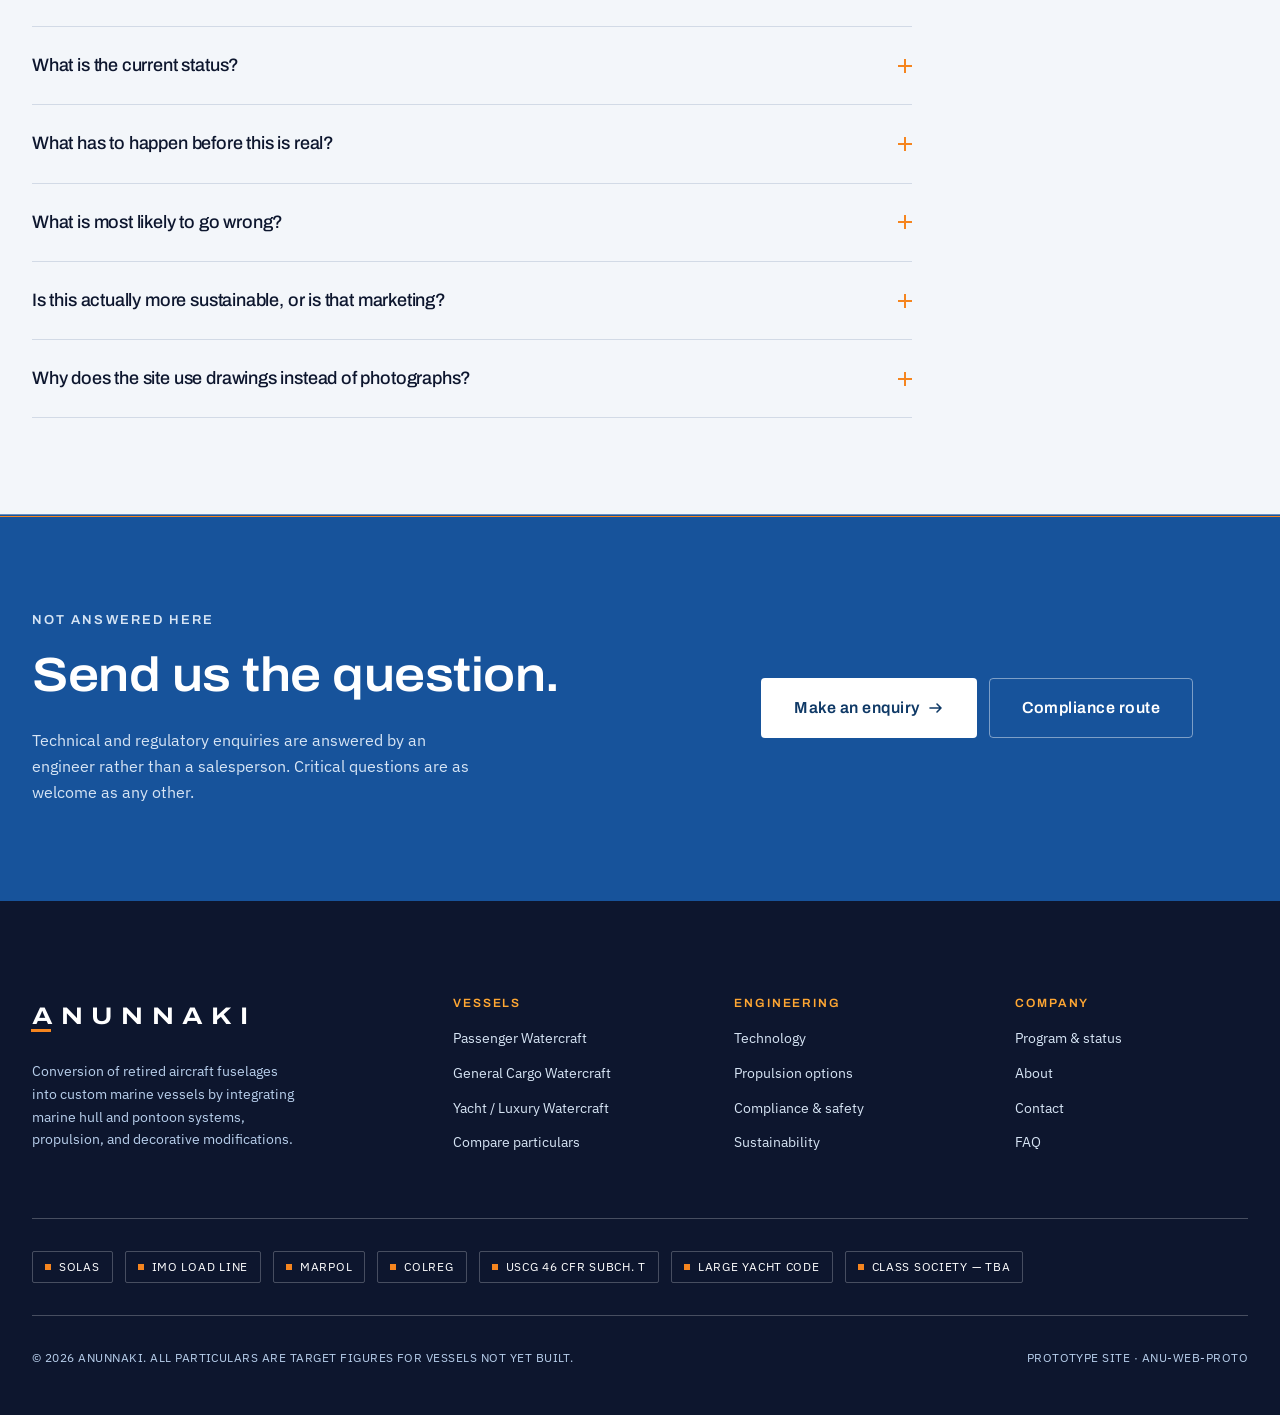
<file: faq.html>
<!DOCTYPE html>
<html lang="en" class="no-js">
<head>
<meta charset="utf-8">
<meta name="viewport" content="width=device-width, initial-scale=1">
<title>FAQ — Questions About Aircraft-to-Marine Conversion | ANUNNAKI</title>
<meta name="description" content="Answers to common questions about ANUNNAKI's aircraft-to-marine conversions: the concept, the three vessel configurations, the engineering, certification status, buying and delivery, and where the program actually stands.">

<link rel="preconnect" href="https://fonts.googleapis.com">
<link rel="preconnect" href="https://fonts.gstatic.com" crossorigin>
<link rel="stylesheet" href="https://fonts.googleapis.com/css2?family=Archivo:wdth,wght@75..125,400..700&family=IBM+Plex+Sans:wght@400;500;600&display=swap">
<link rel="stylesheet" href="styles.css">
</head>

<body>

<a class="skip-link" href="#main">Skip to content</a>

<header class="site-header" data-header data-over-hero="true">
  <div class="site-header__inner">
    <a class="logo" href="index.html" aria-label="ANUNNAKI — home">
      <span class="logo__mark">A</span><span>NUNNAKI</span>
    </a>
    <nav class="nav" aria-label="Primary">
      <ul class="nav__list">
        <li class="nav__item">
          <a class="nav__link nav__link--has-menu" href="vessels.html">Vessels <span class="nav__caret" aria-hidden="true"></span></a>
          <div class="nav__menu">
            <a class="nav__menu-link" href="passenger.html"><span class="nav__menu-title">Passenger Watercraft</span><span class="nav__menu-meta">747 CRUISE LINER · 450 PAX</span></a>
            <a class="nav__menu-link" href="cargo.html"><span class="nav__menu-title">General Cargo Watercraft</span><span class="nav__menu-meta">747 CARGO BARGE · 120 T</span></a>
            <a class="nav__menu-link" href="yacht.html"><span class="nav__menu-title">Yacht / Luxury Watercraft</span><span class="nav__menu-meta">747 LUXURY YACHT · 30 GUESTS</span></a>
          </div>
        </li>
        <li class="nav__item"><a class="nav__link" href="technology.html">Technology</a></li>
        <li class="nav__item"><a class="nav__link" href="compliance.html">Compliance</a></li>
        <li class="nav__item"><a class="nav__link" href="program.html">Program</a></li>
        <li class="nav__item"><a class="nav__link" href="sustainability.html">Sustainability</a></li>
        <li class="nav__item"><a class="nav__link" href="about.html">About</a></li>
      </ul>
      <a class="btn btn--primary" href="contact.html">Make an enquiry</a>
    </nav>
    <button class="nav-toggle" type="button" data-nav-toggle aria-expanded="false" aria-controls="drawer" aria-label="Open menu">
      <span class="nav-toggle__bar"></span><span class="nav-toggle__bar"></span><span class="nav-toggle__bar"></span>
    </button>
  </div>
</header>

<div class="drawer" id="drawer" data-drawer data-open="false">
  <p class="drawer__group-label">Vessels</p>
  <a class="drawer__link" href="passenger.html">Passenger <span class="drawer__meta">450 PAX</span></a>
  <a class="drawer__link" href="cargo.html">Cargo <span class="drawer__meta">120 T</span></a>
  <a class="drawer__link" href="yacht.html">Yacht <span class="drawer__meta">30 GUESTS</span></a>
  <p class="drawer__group-label">Company</p>
  <a class="drawer__link" href="technology.html">Technology</a>
  <a class="drawer__link" href="compliance.html">Compliance &amp; Safety</a>
  <a class="drawer__link" href="program.html">Program</a>
  <a class="drawer__link" href="sustainability.html">Sustainability</a>
  <a class="drawer__link" href="about.html">About</a>
  <a class="drawer__link" href="faq.html" aria-current="page">FAQ</a>
  <a class="drawer__link" href="contact.html">Contact</a>
</div>


<main id="main">

<section class="hero hero--title">
  <div class="container">
    <nav class="breadcrumb breadcrumb--on-brand mb-6" aria-label="Breadcrumb">
      <ol><li><a href="index.html">Home</a></li><li>FAQ</li></ol>
    </nav>
    <p class="eyebrow eyebrow--on-brand">Frequently asked questions</p>
    <h1>Questions we are most often asked.</h1>
    <p class="hero__lead">
      Grouped by what you are trying to find out. Where a question has a longer answer elsewhere
      on the site, the answer here is the short version and links to the full one.
    </p>
  </div>
</section>

<!-- ======================================================================
     CATEGORY JUMP LINKS
     ====================================================================== -->
<section class="section section--sm">
  <div class="container">
    <nav class="cluster reveal" aria-label="FAQ categories">
      <a class="badge badge--link" href="#concept">THE CONCEPT</a>
      <a class="badge badge--link" href="#vessels">THE VESSELS</a>
      <a class="badge badge--link" href="#engineering">ENGINEERING</a>
      <a class="badge badge--link" href="#safety">COMPLIANCE &amp; SAFETY</a>
      <a class="badge badge--link" href="#buying">BUYING &amp; DELIVERY</a>
      <a class="badge badge--link" href="#program">PROGRAM &amp; COMPANY</a>
    </nav>

    <div class="notice mt-7 reveal">
      <p class="notice__body">
        <strong>The short version, if you read nothing else.</strong> No ANUNNAKI vessel has been
        built. No airframe has been acquired, no classification society appointed, and no plans
        submitted for approval. Every figure on this site is a design target. Everything below is
        written on that basis.
      </p>
    </div>
  </div>
</section>

<!-- ======================================================================
     1 — THE CONCEPT
     ====================================================================== -->
<section class="section section--flush-top" id="concept">
  <div class="container">
    <div class="section-header reveal">
      <p class="eyebrow">01</p>
      <h2>The concept</h2>
    </div>

    <div class="accordion accordion--measured reveal">

      <details class="accordion__item">
        <summary>Is this a serious engineering proposal or an art project?
          <span class="accordion__sign" aria-hidden="true"></span></summary>
        <div class="accordion__body">
          <p>
            A serious proposal, and the site is built so you can check that. The general
            arrangement drawings on each <a href="vessels.html">vessel page</a> carry dimensions,
            frame stations, watertight subdivision and machinery locations, and the
            <a href="compliance.html">compliance page</a> sets out which instruments apply. It has
            not been built, and we say so on every page.
          </p>
        </div>
      </details>

      <details class="accordion__item">
        <summary>Why an aircraft fuselage rather than building a deckhouse?
          <span class="accordion__sign" aria-hidden="true"></span></summary>
        <div class="accordion__body">
          <p>
            It arrives as a complete, already-engineered aluminium structure with published
            structural data and a maintenance history, so a naval architect can analyse it rather
            than guess. It is also cheap, because the alternative buyer is a scrap merchant, and
            the resulting profile has commercial value for tourism and charter operators. The
            counter-argument is that a purpose-built deckhouse has fewer faying surfaces to detail
            against corrosion — that trade is discussed on the
            <a href="technology.html#preparation">technology page</a>.
          </p>
        </div>
      </details>

      <details class="accordion__item">
        <summary>Does the aircraft still fly, or could it?
          <span class="accordion__sign" aria-hidden="true"></span></summary>
        <div class="accordion__body">
          <p>
            No, and it never will again. The wings, engines, landing gear and wing box are removed
            and returned to the parts market. What remains is a fuselage shell used as
            superstructure. Nothing about the conversion is reversible, and we do not return
            airframes to flight.
          </p>
        </div>
      </details>

      <details class="accordion__item">
        <summary>Which aircraft type do you use?
          <span class="accordion__sign" aria-hidden="true"></span></summary>
        <div class="accordion__body">
          <p>
            All three configurations are built on a single Boeing 747 fuselage, wings removed and
            tail assembly retained. That fixes length overall at 70.6&nbsp;m and gives the internal
            envelope the cargo configuration depends on. Smaller airframes are a separate study —
            none of the figures on this site apply to them.
          </p>
        </div>
      </details>

      <details class="accordion__item">
        <summary>Where does the name come from?
          <span class="accordion__sign" aria-hidden="true"></span></summary>
        <div class="accordion__body">
          <p>
            It is a Sumerian term, chosen for the older meaning — something between the sky and the
            water. We are aware it has been thoroughly adopted by ancient-astronaut literature and
            that this dominates the search results. The response is to make the site more
            technical, not to hope nobody notices. There is a fuller answer on the
            <a href="about.html">about page</a>.
          </p>
        </div>
      </details>

    </div>
  </div>
</section>

<!-- ======================================================================
     2 — THE VESSELS
     ====================================================================== -->
<section class="section section--sunken" id="vessels">
  <div class="container">
    <div class="section-header reveal">
      <p class="eyebrow">02</p>
      <h2>The vessels</h2>
    </div>

    <div class="accordion accordion--measured reveal">

      <details class="accordion__item">
        <summary>What is actually different between the three configurations?
          <span class="accordion__sign" aria-hidden="true"></span></summary>
        <div class="accordion__body">
          <p>
            Length, beam and structural arrangement are common to all three. What changes is deck
            layout, propulsion sizing, draft, and the annex the vessel is registered under —
            3.6&nbsp;m draft and 2&nbsp;×&nbsp;2,500&nbsp;kW on the passenger vessel,
            3.8&nbsp;m and 2&nbsp;×&nbsp;2,200&nbsp;kW on the cargo barge, 3.5&nbsp;m and
            2&nbsp;×&nbsp;1,800&nbsp;kW hybrid on the yacht. The
            <a href="vessels.html#compare">comparison sheet</a> puts all three against one schema.
          </p>
        </div>
      </details>

      <details class="accordion__item">
        <summary>How many passengers can it really carry?
          <span class="accordion__sign" aria-hidden="true"></span></summary>
        <div class="accordion__body">
          <p>
            The 450 figure on the <a href="passenger.html">passenger page</a> is an arrangement
            study, not a certified capacity. Certified numbers come out of the damage stability
            calculation and the egress analysis, in that order, and they can only go down from an
            arrangement figure — never up. That is why it is labelled a target throughout.
          </p>
        </div>
      </details>

      <details class="accordion__item">
        <summary>Will it fit our berth?
          <span class="accordion__sign" aria-hidden="true"></span></summary>
        <div class="accordion__body">
          <p>
            Three numbers answer most berth questions: length overall 70.6&nbsp;m, beam overall
            22.4&nbsp;m, draft 3.5–3.8&nbsp;m depending on configuration. Beam is the one that
            rules the vessel out — 22.4&nbsp;m is wide for the length, because pontoon separation
            is what provides the stability, and it makes a meaningful number of berths, locks and
            channels unusable. Check it before anything else.
          </p>
        </div>
      </details>

      <details class="accordion__item">
        <summary>What can the cargo version actually carry?
          <span class="accordion__sign" aria-hidden="true"></span></summary>
        <div class="accordion__body">
          <p>
            Up to 120&nbsp;tonnes across roughly 1,500&nbsp;m² of enclosed volume, with a clear
            internal envelope of about 6.1&nbsp;m by 3.0&nbsp;m. Loading is via the retained side
            cargo door, an aft ramp, the open deck, or an optional 5&nbsp;t davit. Bay tonnages on
            the <a href="cargo.html">cargo page</a> are a nominal distribution; actual permitted
            loading comes from the trim and stability booklet, issued per vessel.
          </p>
        </div>
      </details>

      <details class="accordion__item">
        <summary>Can the interior be customised?
          <span class="accordion__sign" aria-hidden="true"></span></summary>
        <div class="accordion__body">
          <p>
            Extensively, within one constraint: bulkhead positions are set by the original fuselage
            frame stations, where the structure is already sized to take concentrated load. Moving
            them becomes a structural change rather than a fit-out change, and is priced
            accordingly. On the yacht that is why cabin count is quoted as a range — twelve at
            standard frame pitch, ten if two are combined into a full-beam suite.
          </p>
        </div>
      </details>

    </div>
  </div>
</section>

<!-- ======================================================================
     3 — ENGINEERING
     ====================================================================== -->
<section class="section" id="engineering">
  <div class="container">
    <div class="section-header reveal">
      <p class="eyebrow">03</p>
      <h2>Engineering</h2>
    </div>

    <div class="accordion accordion--measured reveal">

      <details class="accordion__item">
        <summary>What actually keeps it afloat — the fuselage or the pontoons?
          <span class="accordion__sign" aria-hidden="true"></span></summary>
        <div class="accordion__body">
          <p>
            The pontoons, entirely. They carry the full loaded displacement, all the machinery, all
            the tankage and both propulsion trains; the fuselage contributes no buoyancy and is not
            credited with any in the calculation. The separation is deliberate — it means the class
            society is assessing a conventionally engineered marine hull with an unusually shaped
            superstructure on top.
          </p>
        </div>
      </details>

      <details class="accordion__item">
        <summary>Is a fuselage strong enough to be used this way?
          <span class="accordion__sign" aria-hidden="true"></span></summary>
        <div class="accordion__body">
          <p>
            It is being asked to do less than it was designed for. In flight it hangs from its wing
            box and is pressurised from inside; afloat it is supported from below at discrete
            points with no pressure differential. Reinforcement is added where the original
            structure was never intended for this — the saddle interfaces, the closed wing-root
            aperture, and the aft crown opening on the yacht. The load-path diagram is on the
            <a href="technology.html#structure">technology page</a>.
          </p>
        </div>
      </details>

      <details class="accordion__item">
        <summary>Will aluminium survive in salt water?
          <span class="accordion__sign" aria-hidden="true"></span></summary>
        <div class="accordion__body">
          <p>
            The fuselage never enters the water — it sits above deck level, and aluminium
            superstructures are conventional in shipbuilding. What it faces is salt air and spray,
            a coating and detailing problem rather than a material one. The specific risks are
            galvanic coupling at the fuselage-to-deck interface and crevice corrosion at faying
            surfaces, both addressed with isolation, sealant and a monitoring regime written into
            the survey cycle.
          </p>
        </div>
      </details>

      <details class="accordion__item">
        <summary>How does it behave in a seaway?
          <span class="accordion__sign" aria-hidden="true"></span></summary>
        <div class="accordion__body">
          <p>
            Unverified — no tank testing or sea trials have been carried out, so this is reasoning
            from the hull form rather than measurement. A wide twin hull is comfortable in short
            seas and stable at rest, which suits ferry work and lying alongside as a venue. It is
            less comfortable in a long beam swell, where the roll period can become unpleasant,
            which is the argument for stabilisation on the yacht configuration.
          </p>
        </div>
      </details>

      <details class="accordion__item">
        <summary>Which propulsion option should we take?
          <span class="accordion__sign" aria-hidden="true"></span></summary>
        <div class="accordion__body">
          <p>
            It follows from the route. Diesel-electric is the default for passenger and cargo work;
            hybrid suits the yacht and premium ferries where silent operation at anchor matters;
            twin mechanical diesel is the cost-led option for cargo. Full electric is viable only
            on short protected-water routes returning to a berth with high-capacity charging — for
            a 70&nbsp;m vessel on an open crossing it is not currently practical. The four are
            compared on the <a href="technology.html#propulsion">technology page</a>.
          </p>
        </div>
      </details>

    </div>
  </div>
</section>

<!-- ======================================================================
     4 — COMPLIANCE & SAFETY
     ====================================================================== -->
<section class="section section--sunken" id="safety">
  <div class="container">
    <div class="section-header reveal">
      <p class="eyebrow">04</p>
      <h2>Compliance &amp; safety</h2>
      <p class="section-header__lead">
        Short answers here. The full regulatory route, the applicable instruments by configuration,
        and the detailed safety questions live on the
        <a href="compliance.html">compliance page</a>.
      </p>
    </div>

    <div class="accordion accordion--measured reveal">

      <details class="accordion__item">
        <summary>Is it certified?
          <span class="accordion__sign" aria-hidden="true"></span></summary>
        <div class="accordion__body">
          <p>
            No. No classification society has been appointed, no plans have been submitted for
            approval, and no flag administration has been engaged. The intended seven-step route,
            from concept design through plan approval, survey, inclining experiment and flag
            registration, is set out on the <a href="compliance.html">compliance page</a>.
          </p>
        </div>
      </details>

      <details class="accordion__item">
        <summary>Which rules does a vessel like this fall under?
          <span class="accordion__sign" aria-hidden="true"></span></summary>
        <div class="accordion__body">
          <p>
            The ordinary ones: SOLAS, the Load Line Convention, the applicable intact stability
            code, MARPOL and COLREG. US operation additionally requires USCG inspection under
            46&nbsp;CFR Subchapter&nbsp;T, and the yacht configuration also targets the Large Yacht
            Code. Where prescriptive rules do not map cleanly onto an unusual arrangement, the
            route is an equivalent-safety case agreed with the society — which takes longer and
            costs more, and is the largest single risk in the program.
          </p>
        </div>
      </details>

      <details class="accordion__item">
        <summary>What happens if a compartment floods?
          <span class="accordion__sign" aria-hidden="true"></span></summary>
        <div class="accordion__body">
          <p>
            Each pontoon is divided into six watertight compartments, and the fuselage above into
            five zones serving as both fire and watertight boundaries. A single breach floods a
            limited volume, and the opposite pontoon's reserve buoyancy resists the resulting heel
            — the righting arm is large because the hulls are far apart. Residual heel and
            surviving freeboard are calculated per damage case at plan approval; until then the
            honest description is modelled, not compliant.
          </p>
        </div>
      </details>

      <details class="accordion__item">
        <summary>How do 450 people get off in an emergency?
          <span class="accordion__sign" aria-hidden="true"></span></summary>
        <div class="accordion__body">
          <p>
            Two independent escape routes from every enclosed space, marked exits on both sides
            along the full fuselage length, muster stations on the open promenade deck, and eight
            50-person life rafts mounted four per side. The egress analysis is also one of the two
            calculations that sets the final certified passenger number.
          </p>
        </div>
      </details>

    </div>

    <p class="mt-7 reveal">
      <a class="btn btn--secondary" href="compliance.html">
        Full compliance &amp; safety detail
        <svg class="btn__arrow" viewBox="0 0 16 16" fill="none" aria-hidden="true"><path d="M2 8h11M9 4l4 4-4 4" stroke="currentColor" stroke-width="1.6" stroke-linecap="round" stroke-linejoin="round"/></svg>
      </a>
    </p>
  </div>
</section>

<!-- ======================================================================
     5 — BUYING & DELIVERY
     ====================================================================== -->
<section class="section" id="buying">
  <div class="container">
    <div class="section-header reveal">
      <p class="eyebrow">05</p>
      <h2>Buying &amp; delivery</h2>
    </div>

    <div class="accordion accordion--measured reveal">

      <details class="accordion__item">
        <summary>What does one cost?
          <span class="accordion__sign" aria-hidden="true"></span></summary>
        <div class="accordion__body">
          <p>
            We cannot quote a price before a yard is appointed. What we can show is the cost
            structure, on the <a href="program.html">program page</a>. The useful thing to know
            early is that the airframe is the cheap part — the value and the risk both sit in the
            engineering and the certification route.
          </p>
        </div>
      </details>

      <details class="accordion__item">
        <summary>How long would delivery take?
          <span class="accordion__sign" aria-hidden="true"></span></summary>
        <div class="accordion__body">
          <p>
            Unknown, and we will not commit to a date before an airframe is secured and a yard
            appointed. If you need a vessel in service within 24 months, we are not the right
            supplier yet — and would rather tell you now than at contract.
          </p>
        </div>
      </details>

      <details class="accordion__item">
        <summary>Can we buy one now?
          <span class="accordion__sign" aria-hidden="true"></span></summary>
        <div class="accordion__body">
          <p>
            Not yet. Phase 1 is a single demonstration vessel intended to produce measured data,
            not a saleable ship, and commercial sales are gated on Phase 2. Early conversations are
            still worth having — route, berth constraints and cargo or passenger mix change the
            design before anything is drawn.
          </p>
        </div>
      </details>

      <details class="accordion__item">
        <summary>Who operates and maintains it?
          <span class="accordion__sign" aria-hidden="true"></span></summary>
        <div class="accordion__body">
          <p>
            You or your operator. We convert, deliver, and handle crew familiarisation; we do not
            operate vessels. Maintenance follows the class survey cycle — annual, intermediate and
            special surveys — plus the additional corrosion monitoring an aluminium superstructure
            in salt air warrants.
          </p>
        </div>
      </details>

    </div>
  </div>
</section>

<!-- ======================================================================
     6 — PROGRAM & COMPANY
     ====================================================================== -->
<section class="section section--sunken" id="program">
  <div class="container">
    <div class="section-header reveal">
      <p class="eyebrow">06</p>
      <h2>Program &amp; company</h2>
    </div>

    <div class="accordion accordion--measured reveal">

      <details class="accordion__item">
        <summary>What is the current status?
          <span class="accordion__sign" aria-hidden="true"></span></summary>
        <div class="accordion__body">
          <p>
            Phase 1, design study, as of June 2026. No airframe acquired, no hull laid, no society
            appointed, no trials conducted. The <a href="program.html">program page</a> states this
            in more detail and is dated so you can tell how stale it is.
          </p>
        </div>
      </details>

      <details class="accordion__item">
        <summary>What has to happen before this is real?
          <span class="accordion__sign" aria-hidden="true"></span></summary>
        <div class="accordion__body">
          <p>
            One demonstration vessel that proves four things: flotation against calculation,
            propulsion and manoeuvring, stability via an inclining experiment, and the customer
            experience of boarding and circulation. Budget estimate USD&nbsp;2M. The inclining
            experiment is the point at which target particulars become actual particulars.
          </p>
        </div>
      </details>

      <details class="accordion__item">
        <summary>What is most likely to go wrong?
          <span class="accordion__sign" aria-hidden="true"></span></summary>
        <div class="accordion__body">
          <p>
            Certification, by a distance — a first-of-type has no precedent for a society to reason
            from. Then weight growth, since marine outfit is heavier than aviation outfit for the
            same volume, and growth in lightship weight costs draft and speed. After that:
            corrosion over service life, berth compatibility at 22.4&nbsp;m beam, and finding a
            yard with both aluminium aerostructure and marine hull experience. The full register is
            on the <a href="program.html">program page</a>.
          </p>
        </div>
      </details>

      <details class="accordion__item">
        <summary>Is this actually more sustainable, or is that marketing?
          <span class="accordion__sign" aria-hidden="true"></span></summary>
        <div class="accordion__body">
          <p>
            One claim is defensible without modelling: a converted airframe is one fewer fuselage
            entering the scrap stream. Beyond that we make no claims — we have not commissioned a
            lifecycle assessment, the vessel is not carbon neutral, the solar array does not propel
            it, and we do not know whether it beats a comparable ferry until the power curves are
            measured. The <a href="sustainability.html">sustainability page</a> lists what we will
            not say and why.
          </p>
        </div>
      </details>

      <details class="accordion__item">
        <summary>Why does the site use drawings instead of photographs?
          <span class="accordion__sign" aria-hidden="true"></span></summary>
        <div class="accordion__body">
          <p>
            There is nothing to photograph yet, and earlier generated renders carried artefacts —
            garbled lettering, an inconsistent logo, and in one case a yacht depicted as a business
            jet when the specification described a 747. Clean renders will be commissioned from the
            arrangement drawings before any public launch.
          </p>
        </div>
      </details>

    </div>
  </div>
</section>

<!-- ======================================================================
     CTA
     ====================================================================== -->
<section class="cta-band">
  <div class="container">
    <div class="cta-band__inner">
      <div>
        <p class="eyebrow eyebrow--on-brand">Not answered here</p>
        <h2>Send us the question.</h2>
        <p class="mt-5">
          Technical and regulatory enquiries are answered by an engineer rather than a salesperson.
          Critical questions are as welcome as any other.
        </p>
      </div>
      <div class="cluster">
        <a class="btn btn--on-brand btn--lg" href="contact.html">
          Make an enquiry
          <svg class="btn__arrow" viewBox="0 0 16 16" fill="none" aria-hidden="true"><path d="M2 8h11M9 4l4 4-4 4" stroke="currentColor" stroke-width="1.6" stroke-linecap="round" stroke-linejoin="round"/></svg>
        </a>
        <a class="btn btn--on-brand-outline btn--lg" href="compliance.html">Compliance route</a>
      </div>
    </div>
  </div>
</section>

</main>

<footer class="site-footer">
  <div class="container">
    <div class="footer-grid">
      <div class="footer-grid__brand">
        <a class="logo logo--lg" href="index.html" aria-label="ANUNNAKI — home">
          <span class="logo__mark">A</span><span>NUNNAKI</span>
        </a>
        <p class="footer__blurb mt-5">
          Conversion of retired aircraft fuselages into custom marine vessels by integrating marine
          hull and pontoon systems, propulsion, and decorative modifications.
        </p>
      </div>
      <div>
        <h4 class="footer__heading">Vessels</h4>
        <ul class="footer__list">
          <li><a href="passenger.html">Passenger Watercraft</a></li>
          <li><a href="cargo.html">General Cargo Watercraft</a></li>
          <li><a href="yacht.html">Yacht / Luxury Watercraft</a></li>
          <li><a href="vessels.html">Compare particulars</a></li>
        </ul>
      </div>
      <div>
        <h4 class="footer__heading">Engineering</h4>
        <ul class="footer__list">
          <li><a href="technology.html">Technology</a></li>
          <li><a href="technology.html#propulsion">Propulsion options</a></li>
          <li><a href="compliance.html">Compliance &amp; safety</a></li>
          <li><a href="sustainability.html">Sustainability</a></li>
        </ul>
      </div>
      <div>
        <h4 class="footer__heading">Company</h4>
        <ul class="footer__list">
          <li><a href="program.html">Program &amp; status</a></li>
          <li><a href="about.html">About</a></li>
          <li><a href="contact.html">Contact</a></li>
          <li><a href="faq.html" aria-current="page">FAQ</a></li>
        </ul>
      </div>
    </div>
    <div class="footer__compliance">
      <span class="badge badge--on-brand">SOLAS</span>
      <span class="badge badge--on-brand">IMO LOAD LINE</span>
      <span class="badge badge--on-brand">MARPOL</span>
      <span class="badge badge--on-brand">COLREG</span>
      <span class="badge badge--on-brand">USCG 46 CFR SUBCH. T</span>
      <span class="badge badge--on-brand">LARGE YACHT CODE</span>
      <span class="badge badge--on-brand">CLASS SOCIETY — TBA</span>
    </div>
    <div class="footer__legal">
      <span>© <span data-year>2026</span> ANUNNAKI. ALL PARTICULARS ARE TARGET FIGURES FOR VESSELS NOT YET BUILT.</span>
      <span>PROTOTYPE SITE · ANU-WEB-PROTO</span>
    </div>
  </div>
</footer>

<script src="site.js"></script>
<!-- impeccable-live-start -->
<script src="http://localhost:8400/live.js?token=92280152-2b45-4974-8314-2dab729a905e"></script>
<!-- impeccable-live-end -->
</body>
</html>
</file>
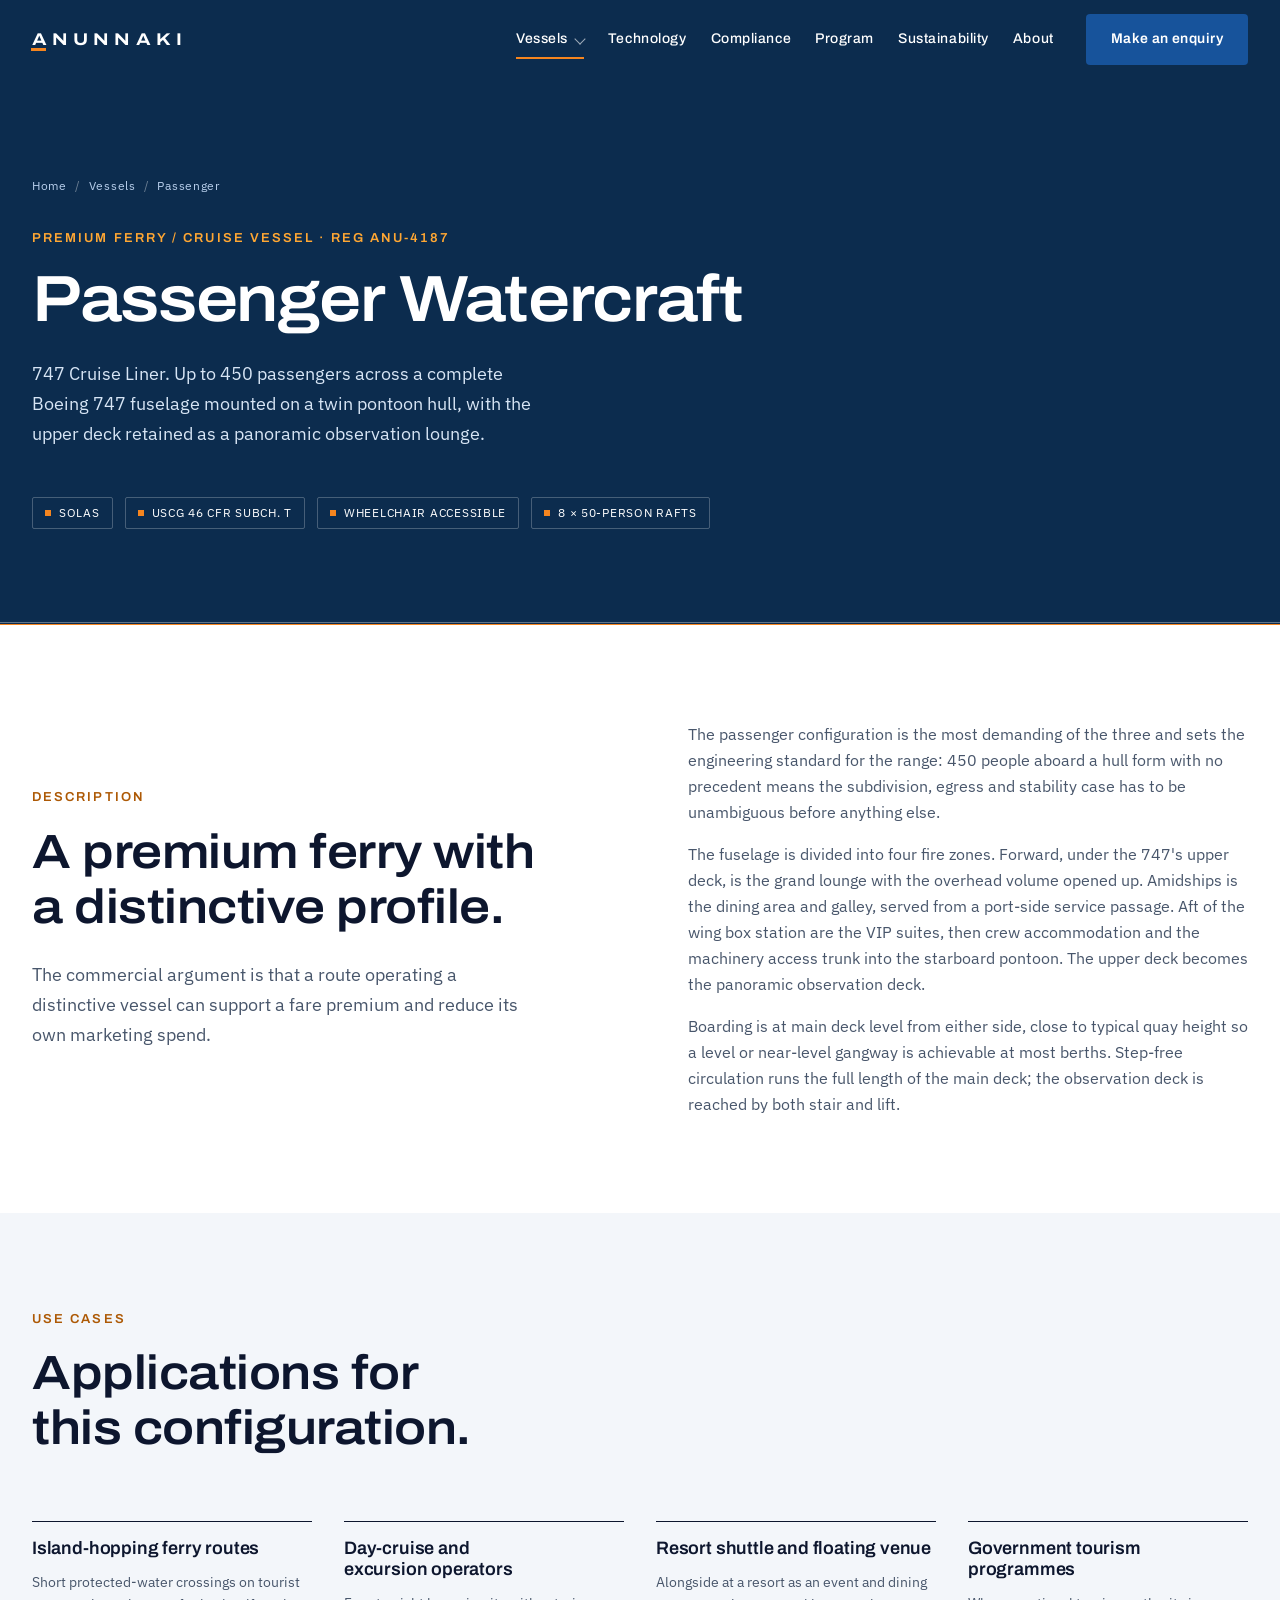
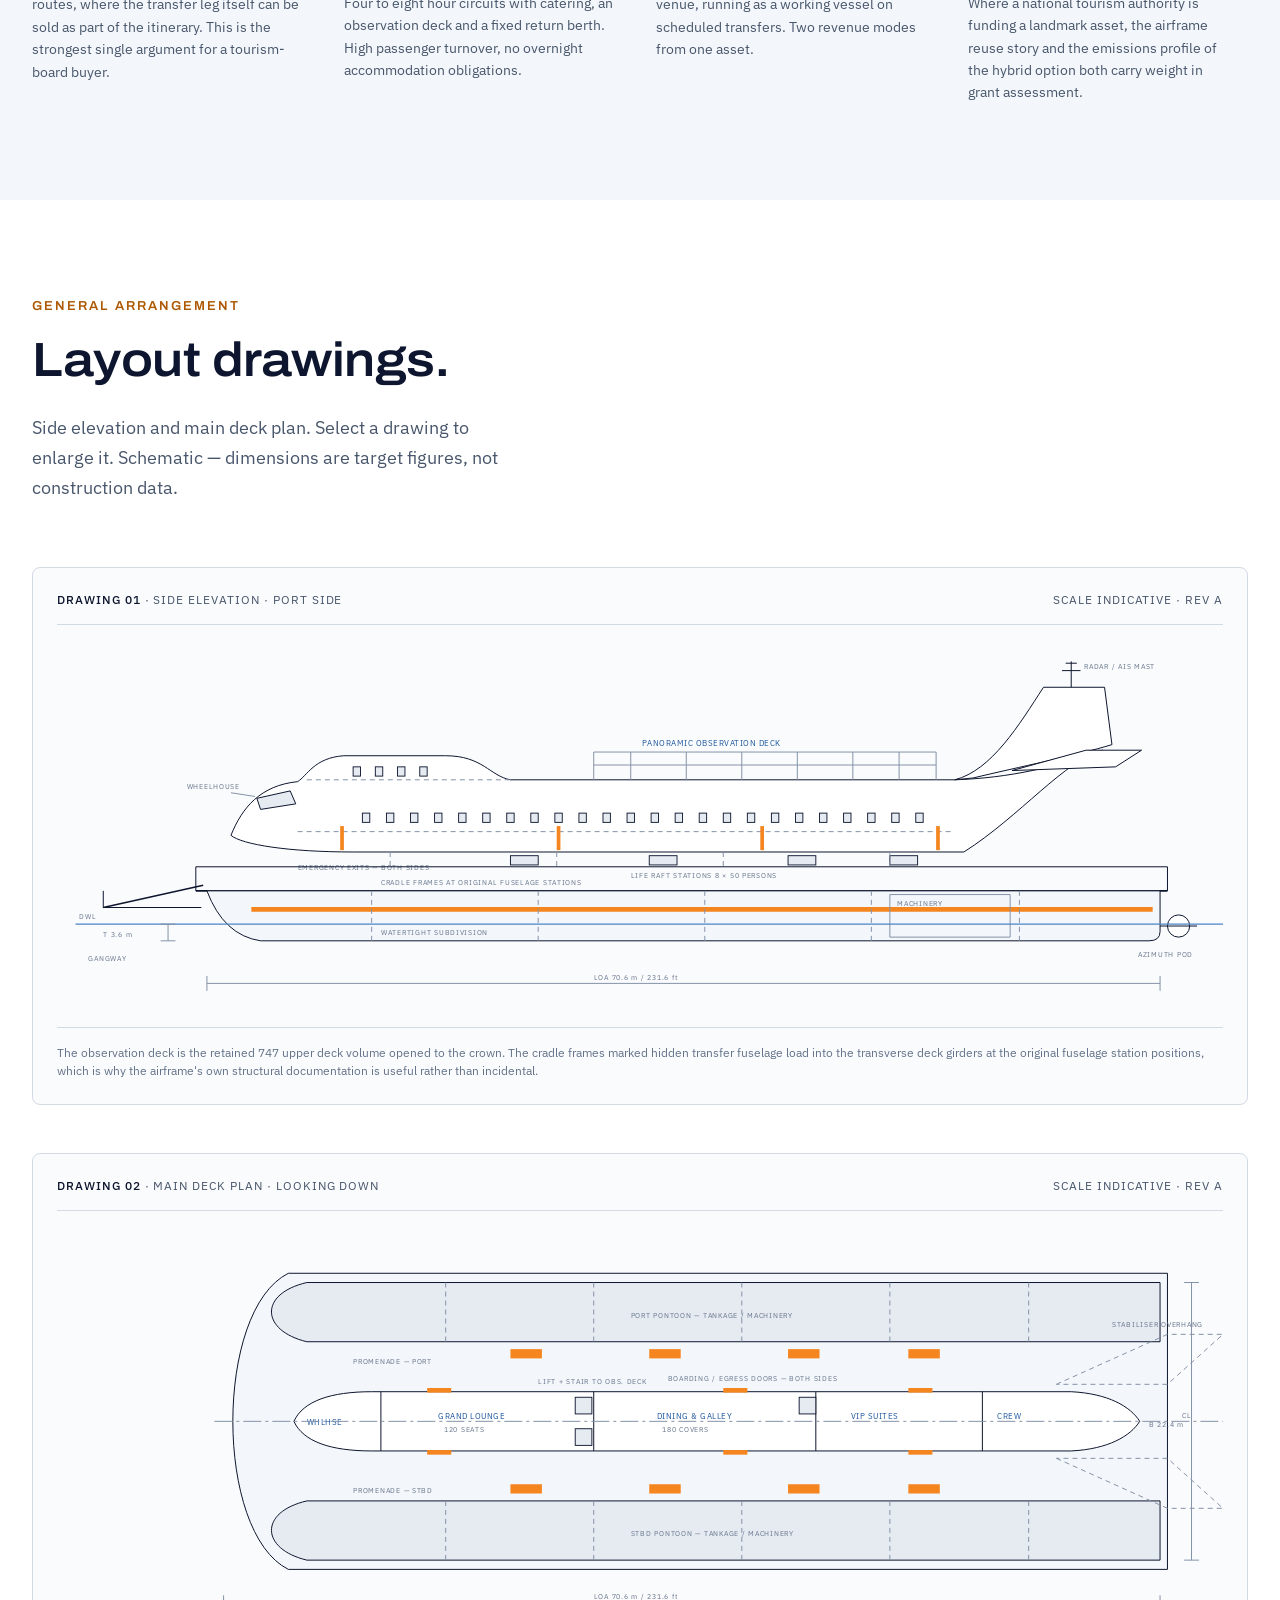
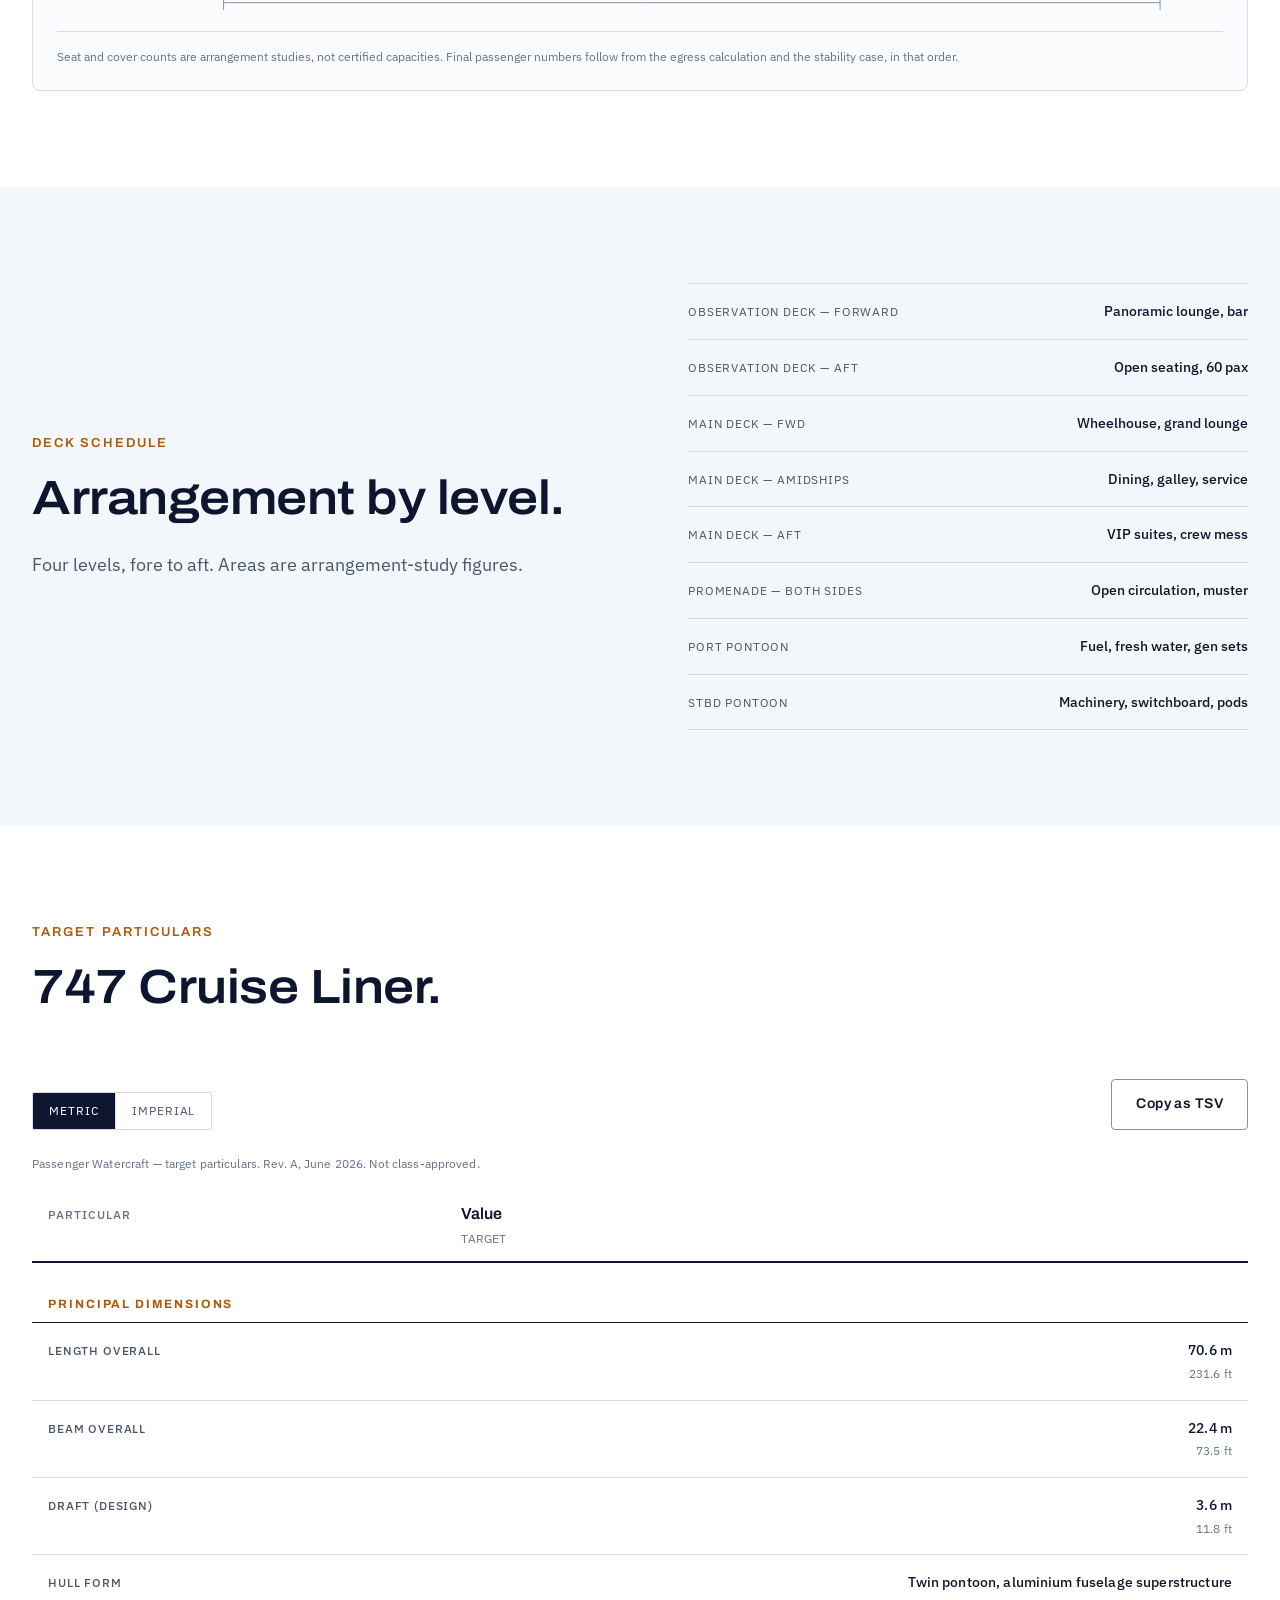
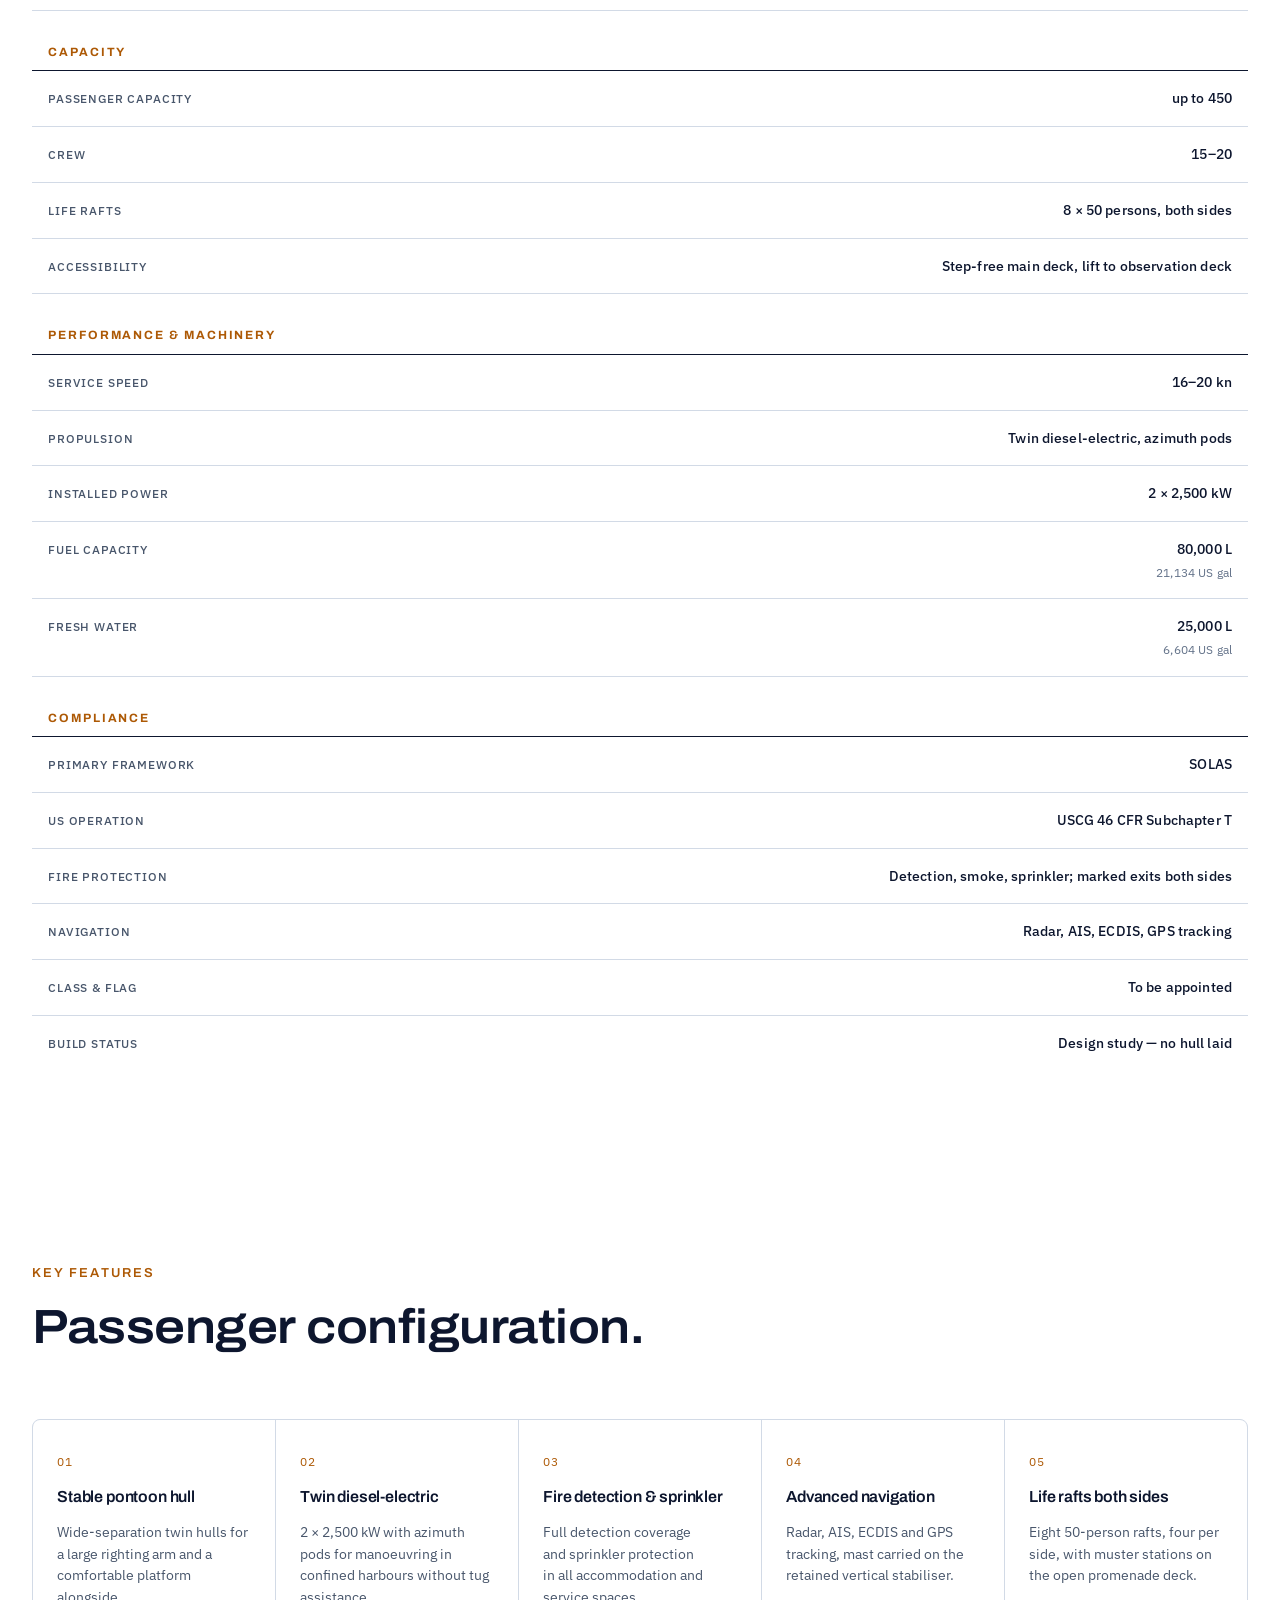
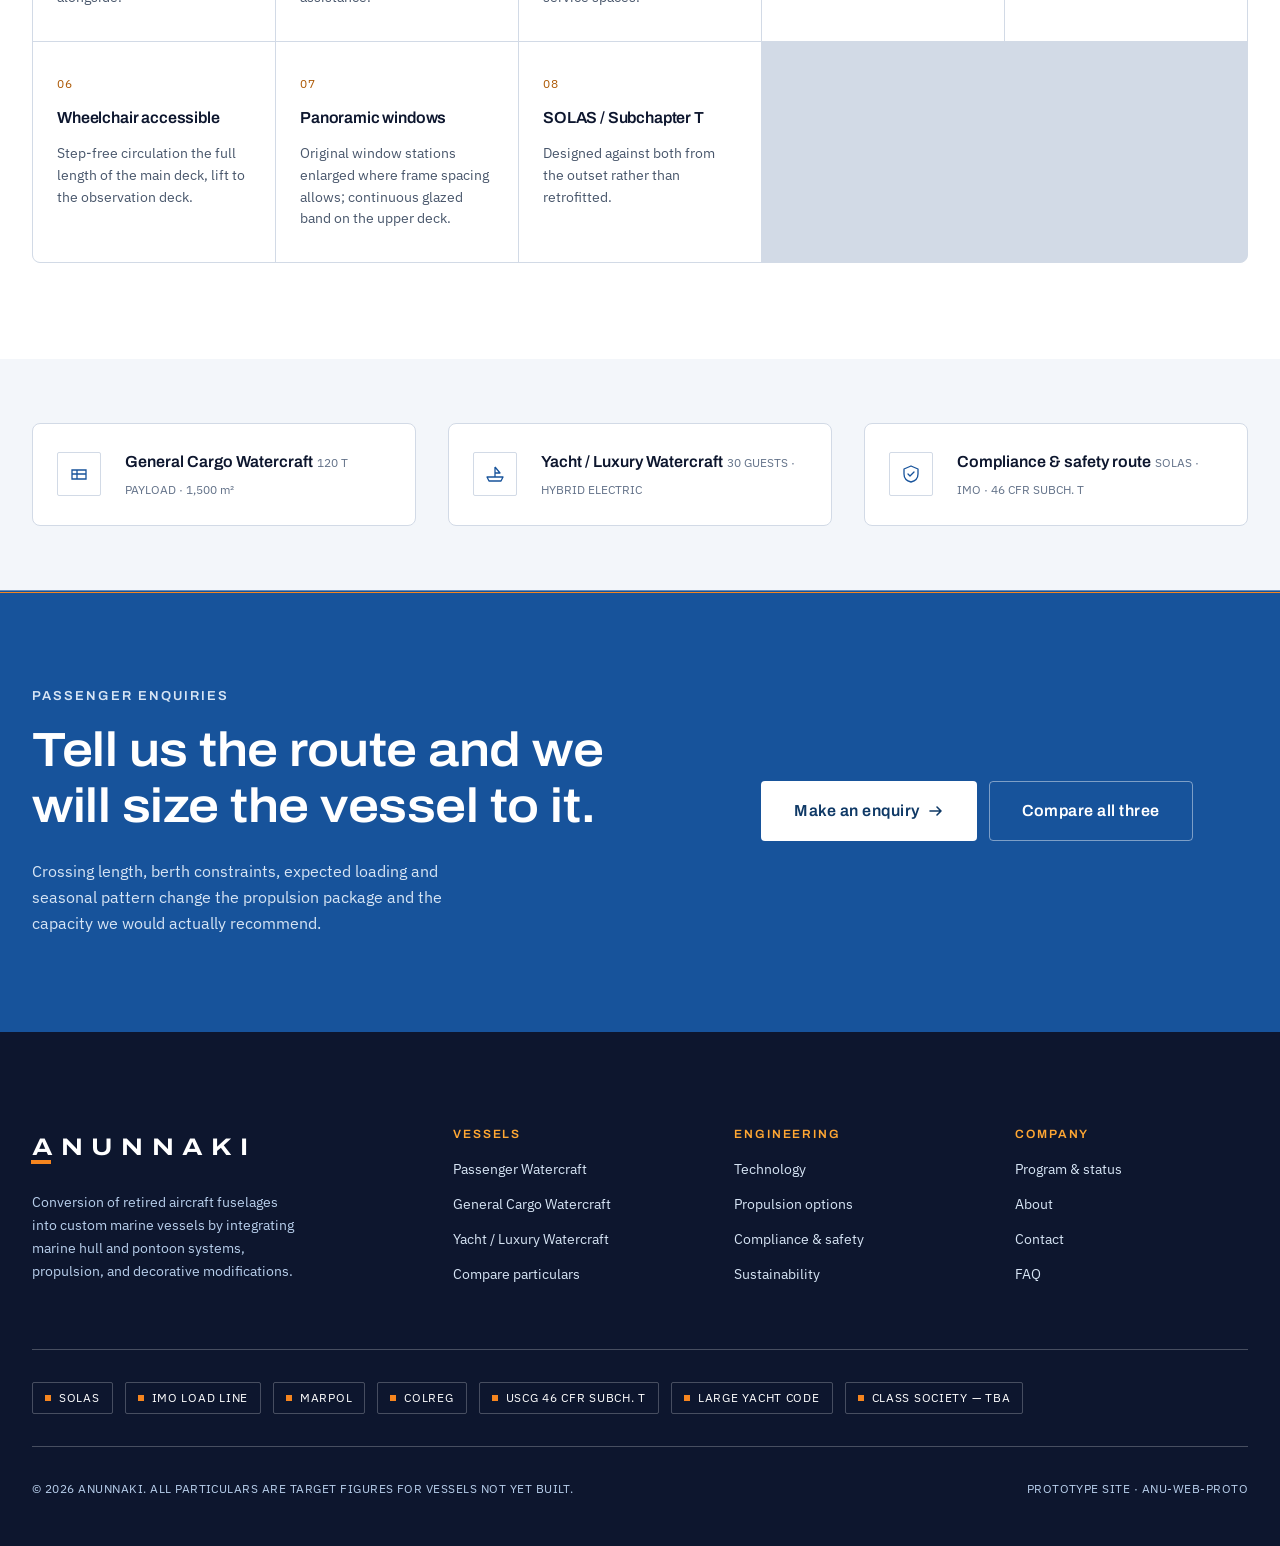
<file: passenger.html>
<!DOCTYPE html>
<html lang="en" class="no-js">
<head>
<meta charset="utf-8">
<meta name="viewport" content="width=device-width, initial-scale=1">
<title>Passenger Watercraft — 747 Cruise Liner | ANUNNAKI</title>
<meta name="description" content="The ANUNNAKI 747 Cruise Liner: a premium ferry and short-haul cruise vessel for up to 450 passengers, built from a complete Boeing 747 fuselage on a twin pontoon hull. General arrangement drawings, deck layout and target particulars.">

<link rel="preconnect" href="https://fonts.googleapis.com">
<link rel="preconnect" href="https://fonts.gstatic.com" crossorigin>
<link rel="stylesheet" href="https://fonts.googleapis.com/css2?family=Archivo:wdth,wght@75..125,400..700&family=IBM+Plex+Sans:wght@400;500;600&display=swap">
<link rel="stylesheet" href="styles.css">
</head>

<body>

<a class="skip-link" href="#main">Skip to content</a>

<header class="site-header" data-header data-over-hero="true">
  <div class="site-header__inner">
    <a class="logo" href="index.html" aria-label="ANUNNAKI — home">
      <span class="logo__mark">A</span><span>NUNNAKI</span>
    </a>
    <nav class="nav" aria-label="Primary">
      <ul class="nav__list">
        <li class="nav__item">
          <a class="nav__link nav__link--has-menu" href="vessels.html" aria-current="page">
            Vessels <span class="nav__caret" aria-hidden="true"></span>
          </a>
          <div class="nav__menu">
            <a class="nav__menu-link" href="passenger.html"><span class="nav__menu-title">Passenger Watercraft</span><span class="nav__menu-meta">747 CRUISE LINER · 450 PAX</span></a>
            <a class="nav__menu-link" href="cargo.html"><span class="nav__menu-title">General Cargo Watercraft</span><span class="nav__menu-meta">747 CARGO BARGE · 120 T</span></a>
            <a class="nav__menu-link" href="yacht.html"><span class="nav__menu-title">Yacht / Luxury Watercraft</span><span class="nav__menu-meta">747 LUXURY YACHT · 30 GUESTS</span></a>
          </div>
        </li>
        <li class="nav__item"><a class="nav__link" href="technology.html">Technology</a></li>
        <li class="nav__item"><a class="nav__link" href="compliance.html">Compliance</a></li>
        <li class="nav__item"><a class="nav__link" href="program.html">Program</a></li>
        <li class="nav__item"><a class="nav__link" href="sustainability.html">Sustainability</a></li>
        <li class="nav__item"><a class="nav__link" href="about.html">About</a></li>
      </ul>
      <a class="btn btn--primary" href="contact.html">Make an enquiry</a>
    </nav>
    <button class="nav-toggle" type="button" data-nav-toggle aria-expanded="false" aria-controls="drawer" aria-label="Open menu">
      <span class="nav-toggle__bar"></span><span class="nav-toggle__bar"></span><span class="nav-toggle__bar"></span>
    </button>
  </div>
</header>

<div class="drawer" id="drawer" data-drawer data-open="false">
  <p class="drawer__group-label">Vessels</p>
  <a class="drawer__link" href="passenger.html" aria-current="page">Passenger <span class="drawer__meta">450 PAX</span></a>
  <a class="drawer__link" href="cargo.html">Cargo <span class="drawer__meta">120 T</span></a>
  <a class="drawer__link" href="yacht.html">Yacht <span class="drawer__meta">30 GUESTS</span></a>
  <p class="drawer__group-label">Company</p>
  <a class="drawer__link" href="technology.html">Technology</a>
  <a class="drawer__link" href="compliance.html">Compliance &amp; Safety</a>
  <a class="drawer__link" href="program.html">Program</a>
  <a class="drawer__link" href="sustainability.html">Sustainability</a>
  <a class="drawer__link" href="about.html">About</a>
  <a class="drawer__link" href="faq.html">FAQ</a>
  <a class="drawer__link" href="contact.html">Contact</a>
</div>


<main id="main">

<!-- ======================================================================
     HERO — split: drawing left, description right
     ====================================================================== -->
<section class="hero hero--title">
  <div class="container">
    <nav class="breadcrumb breadcrumb--on-brand mb-6" aria-label="Breadcrumb">
      <ol>
        <li><a href="index.html">Home</a></li>
        <li><a href="vessels.html">Vessels</a></li>
        <li>Passenger</li>
      </ol>
    </nav>
    <p class="eyebrow eyebrow--on-brand">Premium ferry / cruise vessel · REG ANU-4187</p>
    <h1>Passenger Watercraft</h1>
    <p class="hero__lead">
      747 Cruise Liner. Up to 450 passengers across a complete Boeing 747 fuselage mounted on a
      twin pontoon hull, with the upper deck retained as a panoramic observation lounge.
    </p>
    <div class="cluster mt-7">
      <span class="badge badge--on-brand">SOLAS</span>
      <span class="badge badge--on-brand">USCG 46 CFR SUBCH. T</span>
      <span class="badge badge--on-brand">WHEELCHAIR ACCESSIBLE</span>
      <span class="badge badge--on-brand">8 × 50-PERSON RAFTS</span>
    </div>
  </div>
</section>

<!-- ======================================================================
     DESCRIPTION
     ====================================================================== -->
<section class="section">
  <div class="container">
    <div class="split">
      <div class="reveal">
        <p class="eyebrow">Description</p>
        <h2>A premium ferry with a distinctive profile.</h2>
        <p class="lead mt-5">
          The commercial argument is that a route operating a distinctive vessel can support a fare
          premium and reduce its own marketing spend.
        </p>
      </div>

      <div class="prose reveal">
        <p>
          The passenger configuration is the most demanding of the three and sets the engineering
          standard for the range: 450 people aboard a hull form with no precedent means the
          subdivision, egress and stability case has to be unambiguous before anything else.
        </p>
        <p>
          The fuselage is divided into four fire zones. Forward, under the 747's upper deck, is the
          grand lounge with the overhead volume opened up. Amidships is the dining area and galley,
          served from a port-side service passage. Aft of the wing box station are the VIP suites,
          then crew accommodation and the machinery access trunk into the starboard pontoon. The
          upper deck becomes the panoramic observation deck.
        </p>
        <p>
          Boarding is at main deck level from either side, close to typical quay height so a level
          or near-level gangway is achievable at most berths. Step-free circulation runs the full
          length of the main deck; the observation deck is reached by both stair and lift.
        </p>
      </div>
    </div>
  </div>
</section>

<!-- ======================================================================
     USE CASES
     ====================================================================== -->
<section class="section section--sunken">
  <div class="container">
    <div class="section-header reveal">
      <p class="eyebrow">Use cases</p>
      <h2>Applications for this configuration.</h2>
    </div>

    <div class="use-cases">
      <div class="use-case reveal">
        <h3 class="use-case__title">Island-hopping ferry routes</h3>
        <p class="use-case__desc">
          Short protected-water crossings on tourist routes, where the transfer leg itself can be
          sold as part of the itinerary. This is the strongest single argument for a tourism-board
          buyer.
        </p>
      </div>
      <div class="use-case reveal">
        <h3 class="use-case__title">Day-cruise and excursion operators</h3>
        <p class="use-case__desc">
          Four to eight hour circuits with catering, an observation deck and a fixed return berth.
          High passenger turnover, no overnight accommodation obligations.
        </p>
      </div>
      <div class="use-case reveal">
        <h3 class="use-case__title">Resort shuttle and floating venue</h3>
        <p class="use-case__desc">
          Alongside at a resort as an event and dining venue, running as a working vessel on
          scheduled transfers. Two revenue modes from one asset.
        </p>
      </div>
      <div class="use-case reveal">
        <h3 class="use-case__title">Government tourism programmes</h3>
        <p class="use-case__desc">
          Where a national tourism authority is funding a landmark asset, the airframe reuse story
          and the emissions profile of the hybrid option both carry weight in grant assessment.
        </p>
      </div>
    </div>
  </div>
</section>

<!-- ======================================================================
     GENERAL ARRANGEMENT — the layout the brief asked for
     ====================================================================== -->
<section class="section" id="layout">
  <div class="container container--wide">

    <div class="section-header reveal">
      <p class="eyebrow">General arrangement</p>
      <h2>Layout drawings.</h2>
      <p class="section-header__lead">
        Side elevation and main deck plan. Select a drawing to enlarge it.
        Schematic — dimensions are target figures, not construction data.
      </p>
    </div>

    <!-- SIDE ELEVATION -->
    <figure class="drawing drawing--zoom reveal mb-7">
      <figcaption class="drawing__label">
        <span><b>Drawing 01</b> · Side elevation · Port side</span>
        <span>SCALE INDICATIVE · REV A</span>
      </figcaption>
      <div class="drawing__canvas">
        <svg class="ga" viewBox="0 0 1260 400" role="img"
             aria-label="Side elevation of the 747 Cruise Liner. A complete Boeing 747 fuselage with the upper deck hump forward and the vertical and horizontal stabilisers retained sits on a raised main deck. The deck is carried by a twin pontoon hull whose lower third is below the design waterline. A panoramic observation deck with railings runs along the fuselage crown from amidships to aft. A boarding gangway extends forward from the main deck to the quay. Overall length is marked as 70.6 metres and design draft as 3.6 metres.">
          <g transform="translate(20,20)">

            <!-- fuselage -->
            <path class="fill-white" d="M 168 190 C 180 160, 200 136, 240 132 C 250 126, 258 106, 290 104 L 400 104 C 440 104, 448 126, 470 130 L 950 130 C 1010 128, 1060 116, 1110 98 C 1070 108, 1020 170, 960 208 L 300 208 C 230 208, 180 200, 168 190 Z"/>
            <!-- upper deck floor line -->
            <path class="hid" d="M 250 130 L 470 130"/>
            <!-- main deck floor line inside fuselage -->
            <path class="hid" d="M 240 186 L 950 186"/>
            <!-- vertical stabiliser -->
            <path class="fill-white" d="M 950 130 C 990 120, 1020 70, 1046 30 L 1112 30 L 1120 92 C 1080 104, 1020 116, 970 128 Z"/>
            <!-- horizontal stabiliser -->
            <path class="fill-white" d="M 1012 120 L 1092 98 L 1152 98 L 1124 116 Z"/>
            <!-- mast on the fin -->
            <path class="ln" d="M 1076 30 L 1076 2 M 1066 12 L 1086 12 M 1070 4 L 1082 4"/>
            <text x="1090" y="10" class="tag">RADAR / AIS MAST</text>

            <!-- cockpit glazing -->
            <path class="fill-mid" d="M 196 150 L 232 142 L 238 156 L 200 162 Z"/>
            <text x="120" y="140" class="tag">WHEELHOUSE</text>
            <path class="dim" d="M 168 144 L 194 148"/>

            <!-- main deck window band -->
            <g class="fill-mid">
              <rect x="310" y="166" width="8" height="10"/><rect x="336" y="166" width="8" height="10"/>
              <rect x="362" y="166" width="8" height="10"/><rect x="388" y="166" width="8" height="10"/>
              <rect x="414" y="166" width="8" height="10"/><rect x="440" y="166" width="8" height="10"/>
              <rect x="466" y="166" width="8" height="10"/><rect x="492" y="166" width="8" height="10"/>
              <rect x="518" y="166" width="8" height="10"/><rect x="544" y="166" width="8" height="10"/>
              <rect x="570" y="166" width="8" height="10"/><rect x="596" y="166" width="8" height="10"/>
              <rect x="622" y="166" width="8" height="10"/><rect x="648" y="166" width="8" height="10"/>
              <rect x="674" y="166" width="8" height="10"/><rect x="700" y="166" width="8" height="10"/>
              <rect x="726" y="166" width="8" height="10"/><rect x="752" y="166" width="8" height="10"/>
              <rect x="778" y="166" width="8" height="10"/><rect x="804" y="166" width="8" height="10"/>
              <rect x="830" y="166" width="8" height="10"/><rect x="856" y="166" width="8" height="10"/>
              <rect x="882" y="166" width="8" height="10"/><rect x="908" y="166" width="8" height="10"/>
              <rect x="300" y="116" width="8" height="10"/><rect x="324" y="116" width="8" height="10"/>
              <rect x="348" y="116" width="8" height="10"/><rect x="372" y="116" width="8" height="10"/>
            </g>

            <!-- panoramic observation deck -->
            <path class="dim" d="M 560 130 L 560 100 M 930 130 L 930 100 M 560 100 L 930 100 M 560 114 L 930 114"/>
            <path class="dim" d="M 600 130 L 600 100 M 660 130 L 660 100 M 720 130 L 720 100 M 780 130 L 780 100 M 840 130 L 840 100 M 890 130 L 890 100"/>
            <text x="612" y="94" class="callout">PANORAMIC OBSERVATION DECK</text>

            <!-- emergency exits, both sides -->
            <g class="fill-accent">
              <rect x="286" y="180" width="4" height="26"/>
              <rect x="520" y="180" width="4" height="26"/>
              <rect x="740" y="180" width="4" height="26"/>
              <rect x="930" y="180" width="4" height="26"/>
            </g>
            <text x="240" y="228" class="tag">EMERGENCY EXITS — BOTH SIDES</text>

            <!-- life raft stations -->
            <g class="fill-mid">
              <rect x="470" y="212" width="30" height="10"/>
              <rect x="620" y="212" width="30" height="10"/>
              <rect x="770" y="212" width="30" height="10"/>
              <rect x="880" y="212" width="30" height="10"/>
            </g>
            <text x="600" y="236" class="tag">LIFE RAFT STATIONS 8 × 50 PERSONS</text>

            <!-- main deck -->
            <path class="ln-2" d="M 130 250 L 1180 250"/>
            <path class="ln" d="M 130 250 L 130 224 L 1180 224 L 1180 250"/>
            <!-- cradle frames, hidden -->
            <path class="hid" d="M 340 208 L 340 224 M 520 208 L 520 224 M 700 208 L 700 224 M 880 208 L 880 224"/>
            <text x="330" y="244" class="tag">CRADLE FRAMES AT ORIGINAL FUSELAGE STATIONS</text>

            <!-- pontoon hull -->
            <path class="fill-light" d="M 142 250 L 1172 250 L 1172 294 Q 1172 304 1160 304 L 200 304 Q 160 298 142 250 Z"/>
            <!-- hull stripe -->
            <path d="M 190 270 L 1164 270" stroke="var(--accent-graphic)" stroke-width="5" fill="none"/>
            <!-- internal subdivision of pontoon -->
            <path class="hid" d="M 320 250 L 320 304 M 500 250 L 500 304 M 680 250 L 680 304 M 860 250 L 860 304 M 1020 250 L 1020 304"/>
            <text x="330" y="298" class="tag">WATERTIGHT SUBDIVISION</text>

            <!-- machinery space -->
            <path class="dim" d="M 880 254 L 1010 254 L 1010 300 L 880 300 Z"/>
            <text x="888" y="266" class="tag">MACHINERY</text>

            <!-- boarding gangway -->
            <path class="ln-2" d="M 30 268 L 138 244"/>
            <path class="ln" d="M 30 268 L 30 250 M 30 268 L 136 268"/>
            <text x="14" y="326" class="tag">GANGWAY</text>

            <!-- propulsion pod -->
            <circle class="fill-white" cx="1192" cy="288" r="12"/>
            <path class="ln" d="M 1172 288 L 1212 288"/>
            <text x="1148" y="322" class="tag">AZIMUTH POD</text>

            <!-- waterline -->
            <path class="wl" d="M 0 286 H 1240"/>
            <text x="4" y="280" class="tag">DWL</text>

            <!-- LOA dimension -->
            <path class="dim" d="M 142 350 L 1172 350 M 142 342 L 142 358 M 1172 342 L 1172 358"/>
            <text x="560" y="346" class="tag">LOA 70.6 m / 231.6 ft</text>

            <!-- draft dimension -->
            <path class="dim" d="M 100 286 L 100 304 M 92 286 L 108 286 M 92 304 L 108 304"/>
            <text x="30" y="300" class="tag">T 3.6 m</text>
          </g>
        </svg>
      </div>
      <p class="drawing__note">
        The observation deck is the retained 747 upper deck volume opened to the crown. The cradle
        frames marked hidden transfer fuselage load into the transverse deck girders at the original
        fuselage station positions, which is why the airframe's own structural documentation is
        useful rather than incidental.
      </p>
    </figure>

    <!-- MAIN DECK PLAN -->
    <figure class="drawing drawing--zoom reveal">
      <figcaption class="drawing__label">
        <span><b>Drawing 02</b> · Main deck plan · Looking down</span>
        <span>SCALE INDICATIVE · REV A</span>
      </figcaption>
      <div class="drawing__canvas">
        <svg class="ga" viewBox="0 0 1260 420" role="img"
             aria-label="Main deck plan of the 747 Cruise Liner viewed from above. Two parallel pontoon hulls run the full length outboard, with a continuous deck between them. The fuselage sits on the centreline and is divided fore to aft into wheelhouse, grand lounge, dining area and galley, VIP suites, and crew accommodation. Open promenade deck surrounds the fuselage on both sides, with the horizontal stabiliser overhanging at the stern.">
          <g transform="translate(20,20)">

            <!-- deck outline with rounded bow -->
            <path class="fill-light" d="M 230 30 L 1180 30 L 1180 350 L 230 350 C 150 310, 150 70, 230 30 Z"/>

            <!-- port pontoon -->
            <path class="fill-mid" d="M 250 40 L 1172 40 L 1172 104 L 250 104 C 200 92, 198 52, 250 40 Z"/>
            <!-- starboard pontoon -->
            <path class="fill-mid" d="M 250 276 L 1172 276 L 1172 340 L 250 340 C 200 328, 198 288, 250 276 Z"/>
            <text x="600" y="78" class="tag">PORT PONTOON — TANKAGE / MACHINERY</text>
            <text x="600" y="314" class="tag">STBD PONTOON — TANKAGE / MACHINERY</text>

            <!-- pontoon subdivision -->
            <path class="hid" d="M 400 40 L 400 104 M 560 40 L 560 104 M 720 40 L 720 104 M 880 40 L 880 104 M 1030 40 L 1030 104"/>
            <path class="hid" d="M 400 276 L 400 340 M 560 276 L 560 340 M 720 276 L 720 340 M 880 276 L 880 340 M 1030 276 L 1030 340"/>

            <!-- promenade deck -->
            <text x="300" y="128" class="tag">PROMENADE — PORT</text>
            <text x="300" y="268" class="tag">PROMENADE — STBD</text>

            <!-- fuselage plan -->
            <path class="fill-white" d="M 236 190 C 246 168, 276 158, 320 158 L 1076 158 C 1116 160, 1140 174, 1150 190 C 1140 206, 1116 220, 1076 222 L 320 222 C 276 222, 246 212, 236 190 Z"/>

            <!-- internal bulkheads -->
            <path class="ln" d="M 330 158 L 330 222 M 560 158 L 560 222 M 800 158 L 800 222 M 980 158 L 980 222"/>

            <!-- compartment labels -->
            <text x="250" y="194" class="callout">WHLHSE</text>
            <text x="392" y="188" class="callout">GRAND LOUNGE</text>
            <text x="398" y="202" class="tag">120 SEATS</text>
            <text x="628" y="188" class="callout">DINING &amp; GALLEY</text>
            <text x="634" y="202" class="tag">180 COVERS</text>
            <text x="838" y="188" class="callout">VIP SUITES</text>
            <text x="996" y="188" class="callout">CREW</text>

            <!-- lift and stair cores -->
            <g class="fill-mid">
              <rect x="540" y="164" width="18" height="18"/>
              <rect x="540" y="198" width="18" height="18"/>
              <rect x="782" y="164" width="18" height="18"/>
            </g>
            <text x="500" y="150" class="tag">LIFT + STAIR TO OBS. DECK</text>

            <!-- boarding doors -->
            <g class="fill-accent">
              <rect x="380" y="154" width="26" height="5"/>
              <rect x="380" y="221" width="26" height="5"/>
              <rect x="700" y="154" width="26" height="5"/>
              <rect x="700" y="221" width="26" height="5"/>
              <rect x="900" y="154" width="26" height="5"/>
              <rect x="900" y="221" width="26" height="5"/>
            </g>
            <text x="640" y="146" class="tag">BOARDING / EGRESS DOORS — BOTH SIDES</text>

            <!-- horizontal stabiliser overhang -->
            <path class="hid" d="M 1060 150 L 1180 96 L 1240 96 L 1180 150 Z"/>
            <path class="hid" d="M 1060 230 L 1180 284 L 1240 284 L 1180 230 Z"/>
            <text x="1120" y="88" class="tag">STABILISER OVERHANG</text>

            <!-- life raft positions -->
            <g class="fill-accent">
              <rect x="470" y="112" width="34" height="10"/><rect x="620" y="112" width="34" height="10"/>
              <rect x="770" y="112" width="34" height="10"/><rect x="900" y="112" width="34" height="10"/>
              <rect x="470" y="258" width="34" height="10"/><rect x="620" y="258" width="34" height="10"/>
              <rect x="770" y="258" width="34" height="10"/><rect x="900" y="258" width="34" height="10"/>
            </g>

            <!-- beam dimension -->
            <path class="dim" d="M 1206 40 L 1206 340 M 1198 40 L 1214 40 M 1198 340 L 1214 340"/>
            <text x="1160" y="196" class="tag">B 22.4 m</text>

            <!-- LOA dimension -->
            <path class="dim" d="M 160 386 L 1172 386 M 160 378 L 160 394 M 1172 378 L 1172 394"/>
            <text x="560" y="382" class="tag">LOA 70.6 m / 231.6 ft</text>

            <!-- centreline -->
            <path class="dim" d="M 150 190 L 1250 190" stroke-dasharray="18 4 3 4"/>
            <text x="1196" y="186" class="tag">CL</text>
          </g>
        </svg>
      </div>
      <p class="drawing__note">
        Seat and cover counts are arrangement studies, not certified capacities. Final passenger
        numbers follow from the egress calculation and the stability case, in that order.
      </p>
    </figure>

    <!-- FORWARD SECTION -->

  </div>
</section>

<!-- ======================================================================
     DECK SCHEDULE
     ====================================================================== -->
<section class="section section--sunken">
  <div class="container">
    <div class="split">
      <div class="reveal">
        <p class="eyebrow">Deck schedule</p>
        <h2>Arrangement by level.</h2>
        <p class="lead mt-5">
          Four levels, fore to aft. Areas are arrangement-study figures.
        </p>
      </div>
      <div class="reveal">
        <dl class="datalist">
          <div class="datalist__row"><dt class="datalist__key">Observation deck — forward</dt><dd class="datalist__val">Panoramic lounge, bar</dd></div>
          <div class="datalist__row"><dt class="datalist__key">Observation deck — aft</dt><dd class="datalist__val">Open seating, 60 pax</dd></div>
          <div class="datalist__row"><dt class="datalist__key">Main deck — fwd</dt><dd class="datalist__val">Wheelhouse, grand lounge</dd></div>
          <div class="datalist__row"><dt class="datalist__key">Main deck — amidships</dt><dd class="datalist__val">Dining, galley, service</dd></div>
          <div class="datalist__row"><dt class="datalist__key">Main deck — aft</dt><dd class="datalist__val">VIP suites, crew mess</dd></div>
          <div class="datalist__row"><dt class="datalist__key">Promenade — both sides</dt><dd class="datalist__val">Open circulation, muster</dd></div>
          <div class="datalist__row"><dt class="datalist__key">Port pontoon</dt><dd class="datalist__val">Fuel, fresh water, gen sets</dd></div>
          <div class="datalist__row"><dt class="datalist__key">Stbd pontoon</dt><dd class="datalist__val">Machinery, switchboard, pods</dd></div>
        </dl>
      </div>
    </div>
  </div>
</section>

<!-- ======================================================================
     PARTICULARS — single-vessel sheet, same component
     ====================================================================== -->
<section class="section" id="particulars">
  <div class="container" data-spec-scope>
    <div class="section-header reveal">
      <p class="eyebrow">Target particulars</p>
      <h2>747 Cruise Liner.</h2>
    </div>

    <div class="spec reveal">
      <div class="spec__head">
        <div class="unit-toggle" data-unit-toggle role="group" aria-label="Unit system">
          <button class="unit-toggle__btn" type="button" data-unit="metric" aria-pressed="true">METRIC</button>
          <button class="unit-toggle__btn" type="button" data-unit="imperial" aria-pressed="false">IMPERIAL</button>
        </div>
        <button class="btn btn--secondary" type="button" data-copy-table="passenger-table">Copy as TSV</button>
      </div>

      <div class="spec__scroll">
        <table class="spec-table" id="passenger-table">
          <caption>Passenger Watercraft — target particulars. Rev. A, June 2026. Not class-approved.</caption>
          <thead>
            <tr>
              <th scope="col">Particular</th>
              <th scope="col">Value<span class="spec-table__sub">TARGET</span></th>
            </tr>
          </thead>
          <tbody>
            <tr class="spec-group"><th scope="colgroup" colspan="2">Principal dimensions</th></tr>
            <tr><th scope="row">Length overall</th><td data-metric="70.6 m" data-imperial="231.6 ft"><span data-primary>70.6 m</span><span class="spec-alt" data-secondary>231.6 ft</span></td></tr>
            <tr><th scope="row">Beam overall</th><td data-metric="22.4 m" data-imperial="73.5 ft"><span data-primary>22.4 m</span><span class="spec-alt" data-secondary>73.5 ft</span></td></tr>
            <tr><th scope="row">Draft (design)</th><td data-metric="3.6 m" data-imperial="11.8 ft"><span data-primary>3.6 m</span><span class="spec-alt" data-secondary>11.8 ft</span></td></tr>
            <tr><th scope="row">Hull form</th><td>Twin pontoon, aluminium fuselage superstructure</td></tr>

            <tr class="spec-group"><th scope="colgroup" colspan="2">Capacity</th></tr>
            <tr><th scope="row">Passenger capacity</th><td>up to 450</td></tr>
            <tr><th scope="row">Crew</th><td>15–20</td></tr>
            <tr><th scope="row">Life rafts</th><td>8 × 50 persons, both sides</td></tr>
            <tr><th scope="row">Accessibility</th><td>Step-free main deck, lift to observation deck</td></tr>

            <tr class="spec-group"><th scope="colgroup" colspan="2">Performance &amp; machinery</th></tr>
            <tr><th scope="row">Service speed</th><td>16–20 kn</td></tr>
            <tr><th scope="row">Propulsion</th><td>Twin diesel-electric, azimuth pods</td></tr>
            <tr><th scope="row">Installed power</th><td>2 × 2,500 kW</td></tr>
            <tr><th scope="row">Fuel capacity</th><td data-metric="80,000 L" data-imperial="21,134 US gal"><span data-primary>80,000 L</span><span class="spec-alt" data-secondary>21,134 US gal</span></td></tr>
            <tr><th scope="row">Fresh water</th><td data-metric="25,000 L" data-imperial="6,604 US gal"><span data-primary>25,000 L</span><span class="spec-alt" data-secondary>6,604 US gal</span></td></tr>

            <tr class="spec-group"><th scope="colgroup" colspan="2">Compliance</th></tr>
            <tr><th scope="row">Primary framework</th><td>SOLAS</td></tr>
            <tr><th scope="row">US operation</th><td>USCG 46 CFR Subchapter T</td></tr>
            <tr><th scope="row">Fire protection</th><td>Detection, smoke, sprinkler; marked exits both sides</td></tr>
            <tr><th scope="row">Navigation</th><td>Radar, AIS, ECDIS, GPS tracking</td></tr>
            <tr><th scope="row">Class &amp; flag</th><td>To be appointed</td></tr>
            <tr><th scope="row">Build status</th><td>Design study — no hull laid</td></tr>
          </tbody>
        </table>
      </div>
    </div>
  </div>
</section>

<!-- ======================================================================
     KEY FEATURES
     ====================================================================== -->
<section class="section">
  <div class="container">
    <div class="section-header reveal">
      <p class="eyebrow">Key features</p>
      <h2>Passenger configuration.</h2>
    </div>
    <div class="feature-grid reveal">
      <div class="feature"><span class="feature__index">01</span><span class="feature__title">Stable pontoon hull</span><p class="feature__desc">Wide-separation twin hulls for a large righting arm and a comfortable platform alongside.</p></div>
      <div class="feature"><span class="feature__index">02</span><span class="feature__title">Twin diesel-electric</span><p class="feature__desc">2 × 2,500 kW with azimuth pods for manoeuvring in confined harbours without tug assistance.</p></div>
      <div class="feature"><span class="feature__index">03</span><span class="feature__title">Fire detection &amp; sprinkler</span><p class="feature__desc">Full detection coverage and sprinkler protection in all accommodation and service spaces.</p></div>
      <div class="feature"><span class="feature__index">04</span><span class="feature__title">Advanced navigation</span><p class="feature__desc">Radar, AIS, ECDIS and GPS tracking, mast carried on the retained vertical stabiliser.</p></div>
      <div class="feature"><span class="feature__index">05</span><span class="feature__title">Life rafts both sides</span><p class="feature__desc">Eight 50-person rafts, four per side, with muster stations on the open promenade deck.</p></div>
      <div class="feature"><span class="feature__index">06</span><span class="feature__title">Wheelchair accessible</span><p class="feature__desc">Step-free circulation the full length of the main deck, lift to the observation deck.</p></div>
      <div class="feature"><span class="feature__index">07</span><span class="feature__title">Panoramic windows</span><p class="feature__desc">Original window stations enlarged where frame spacing allows; continuous glazed band on the upper deck.</p></div>
      <div class="feature"><span class="feature__index">08</span><span class="feature__title">SOLAS / Subchapter T</span><p class="feature__desc">Designed against both from the outset rather than retrofitted.</p></div>
    </div>
  </div>
</section>

<!-- ======================================================================
     CROSS-LINKS
     ====================================================================== -->
<section class="section section--sm section--sunken">
  <div class="container">
    <div class="auto-grid">
      <a class="download-card reveal" href="cargo.html">
        <span class="download-card__icon" aria-hidden="true">
          <svg viewBox="0 0 20 20" width="20" height="20" fill="none"><path d="M3 6h14v9H3zM3 10h14M8 6v9" stroke="currentColor" stroke-width="1.3"/></svg>
        </span>
        <span>
          <span class="download-card__title">General Cargo Watercraft</span>
          <span class="download-card__meta">120 T PAYLOAD · 1,500 m²</span>
        </span>
      </a>
      <a class="download-card reveal" href="yacht.html">
        <span class="download-card__icon" aria-hidden="true">
          <svg viewBox="0 0 20 20" width="20" height="20" fill="none"><path d="M2 13h16l-2 4H4zM10 3v10M10 3l5 6h-5" stroke="currentColor" stroke-width="1.3" stroke-linejoin="round"/></svg>
        </span>
        <span>
          <span class="download-card__title">Yacht / Luxury Watercraft</span>
          <span class="download-card__meta">30 GUESTS · HYBRID ELECTRIC</span>
        </span>
      </a>
      <a class="download-card reveal" href="compliance.html">
        <span class="download-card__icon" aria-hidden="true">
          <svg viewBox="0 0 20 20" width="20" height="20" fill="none"><path d="M10 2l7 3v5c0 4-3 7-7 8-4-1-7-4-7-8V5z" stroke="currentColor" stroke-width="1.3" stroke-linejoin="round"/><path d="M7 10l2 2 4-4" stroke="currentColor" stroke-width="1.3" stroke-linecap="round" stroke-linejoin="round"/></svg>
        </span>
        <span>
          <span class="download-card__title">Compliance &amp; safety route</span>
          <span class="download-card__meta">SOLAS · IMO · 46 CFR SUBCH. T</span>
        </span>
      </a>
    </div>
  </div>
</section>

<section class="cta-band">
  <div class="container">
    <div class="cta-band__inner">
      <div>
        <p class="eyebrow eyebrow--on-brand">Passenger enquiries</p>
        <h2>Tell us the route and we will size the vessel to it.</h2>
        <p class="mt-5">
          Crossing length, berth constraints, expected loading and seasonal pattern change the
          propulsion package and the capacity we would actually recommend.
        </p>
      </div>
      <div class="cluster">
        <a class="btn btn--on-brand btn--lg" href="contact.html">
          Make an enquiry
          <svg class="btn__arrow" viewBox="0 0 16 16" fill="none" aria-hidden="true"><path d="M2 8h11M9 4l4 4-4 4" stroke="currentColor" stroke-width="1.6" stroke-linecap="round" stroke-linejoin="round"/></svg>
        </a>
        <a class="btn btn--on-brand-outline btn--lg" href="vessels.html">Compare all three</a>
      </div>
    </div>
  </div>
</section>

</main>

<footer class="site-footer">
  <div class="container">
    <div class="footer-grid">
      <div class="footer-grid__brand">
        <a class="logo logo--lg" href="index.html" aria-label="ANUNNAKI — home">
          <span class="logo__mark">A</span><span>NUNNAKI</span>
        </a>
        <p class="footer__blurb mt-5">
          Conversion of retired aircraft fuselages into custom marine vessels by integrating marine
          hull and pontoon systems, propulsion, and decorative modifications.
        </p>
      </div>
      <div>
        <h4 class="footer__heading">Vessels</h4>
        <ul class="footer__list">
          <li><a href="passenger.html">Passenger Watercraft</a></li>
          <li><a href="cargo.html">General Cargo Watercraft</a></li>
          <li><a href="yacht.html">Yacht / Luxury Watercraft</a></li>
          <li><a href="vessels.html">Compare particulars</a></li>
        </ul>
      </div>
      <div>
        <h4 class="footer__heading">Engineering</h4>
        <ul class="footer__list">
          <li><a href="technology.html">Technology</a></li>
          <li><a href="technology.html#propulsion">Propulsion options</a></li>
          <li><a href="compliance.html">Compliance &amp; safety</a></li>
          <li><a href="sustainability.html">Sustainability</a></li>
        </ul>
      </div>
      <div>
        <h4 class="footer__heading">Company</h4>
        <ul class="footer__list">
          <li><a href="program.html">Program &amp; status</a></li>
          <li><a href="about.html">About</a></li>
          <li><a href="contact.html">Contact</a></li>
          <li><a href="faq.html">FAQ</a></li>
        </ul>
      </div>
    </div>
    <div class="footer__compliance">
      <span class="badge badge--on-brand">SOLAS</span>
      <span class="badge badge--on-brand">IMO LOAD LINE</span>
      <span class="badge badge--on-brand">MARPOL</span>
      <span class="badge badge--on-brand">COLREG</span>
      <span class="badge badge--on-brand">USCG 46 CFR SUBCH. T</span>
      <span class="badge badge--on-brand">LARGE YACHT CODE</span>
      <span class="badge badge--on-brand">CLASS SOCIETY — TBA</span>
    </div>
    <div class="footer__legal">
      <span>© <span data-year>2026</span> ANUNNAKI. ALL PARTICULARS ARE TARGET FIGURES FOR VESSELS NOT YET BUILT.</span>
      <span>PROTOTYPE SITE · ANU-WEB-PROTO</span>
    </div>
  </div>
</footer>

<script src="site.js"></script>
<!-- impeccable-live-start -->
<script src="http://localhost:8400/live.js?token=92280152-2b45-4974-8314-2dab729a905e"></script>
<!-- impeccable-live-end -->
</body>
</html>
</file>
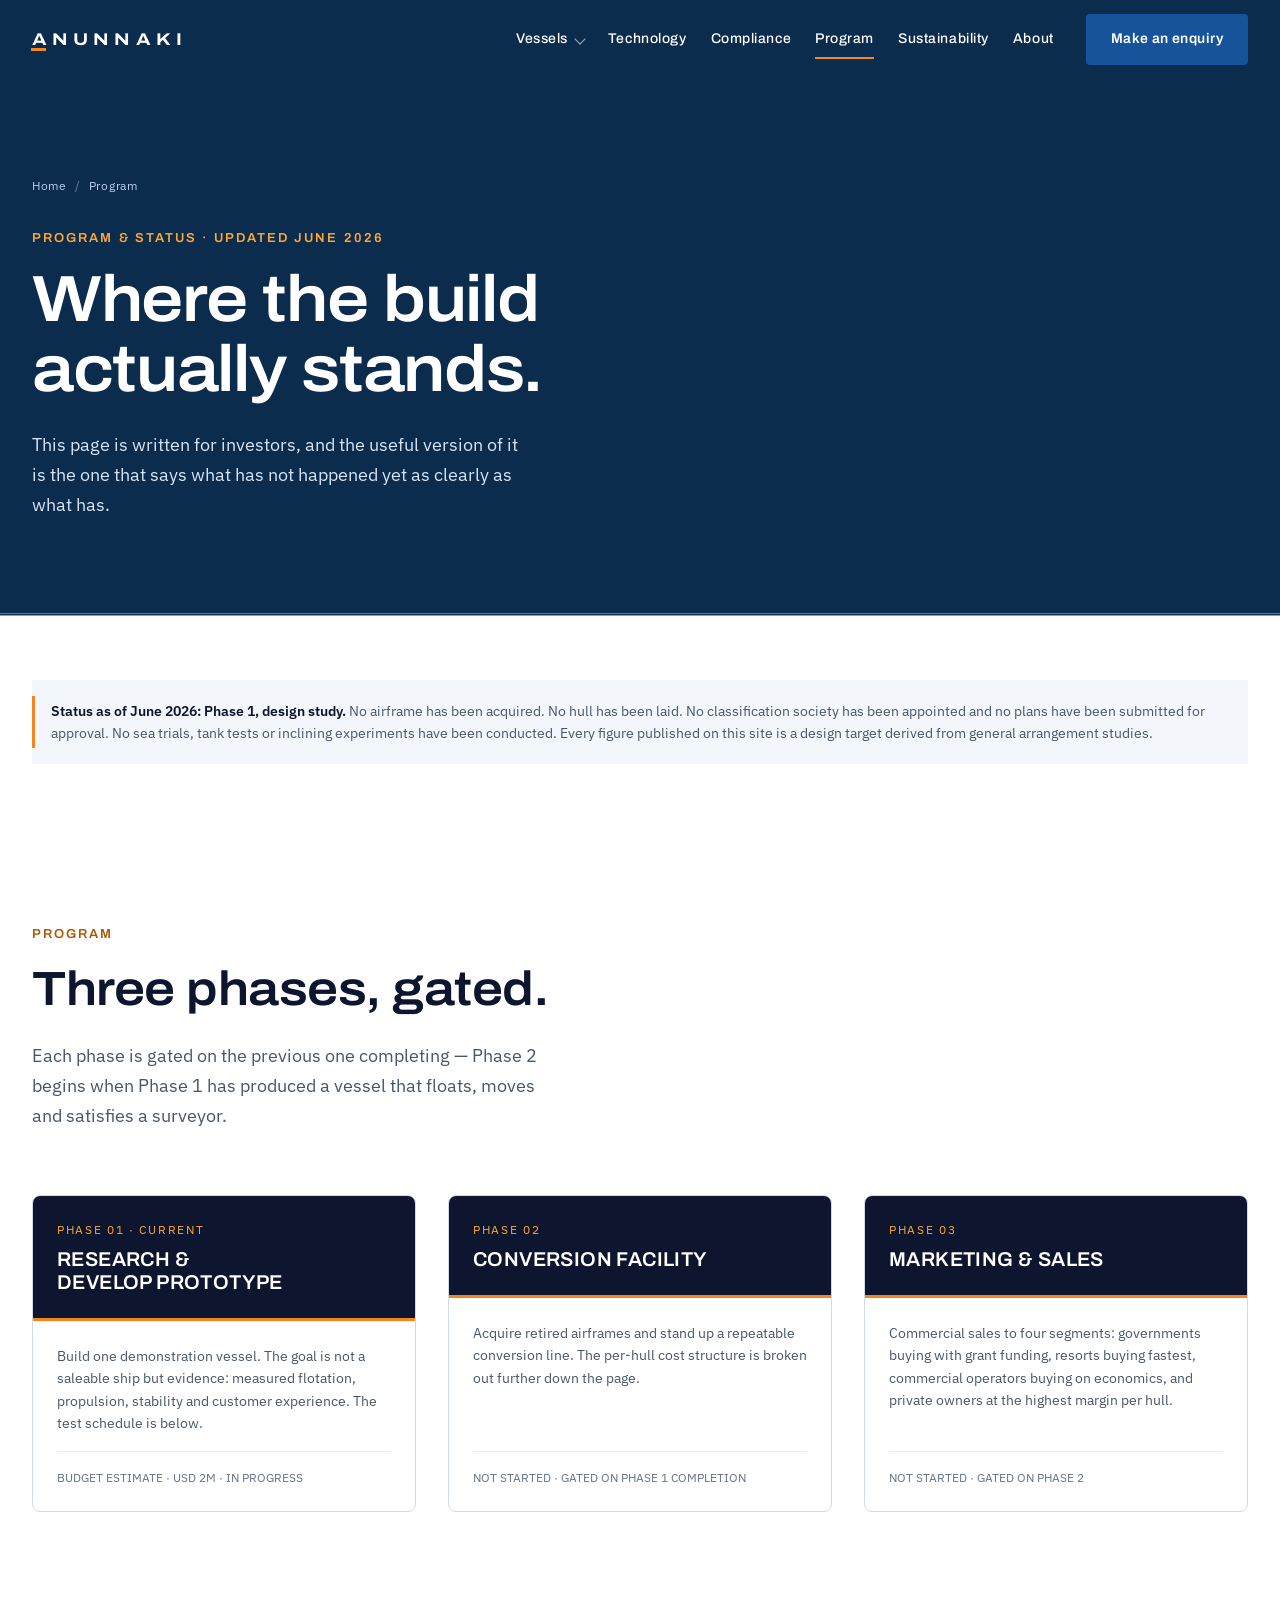
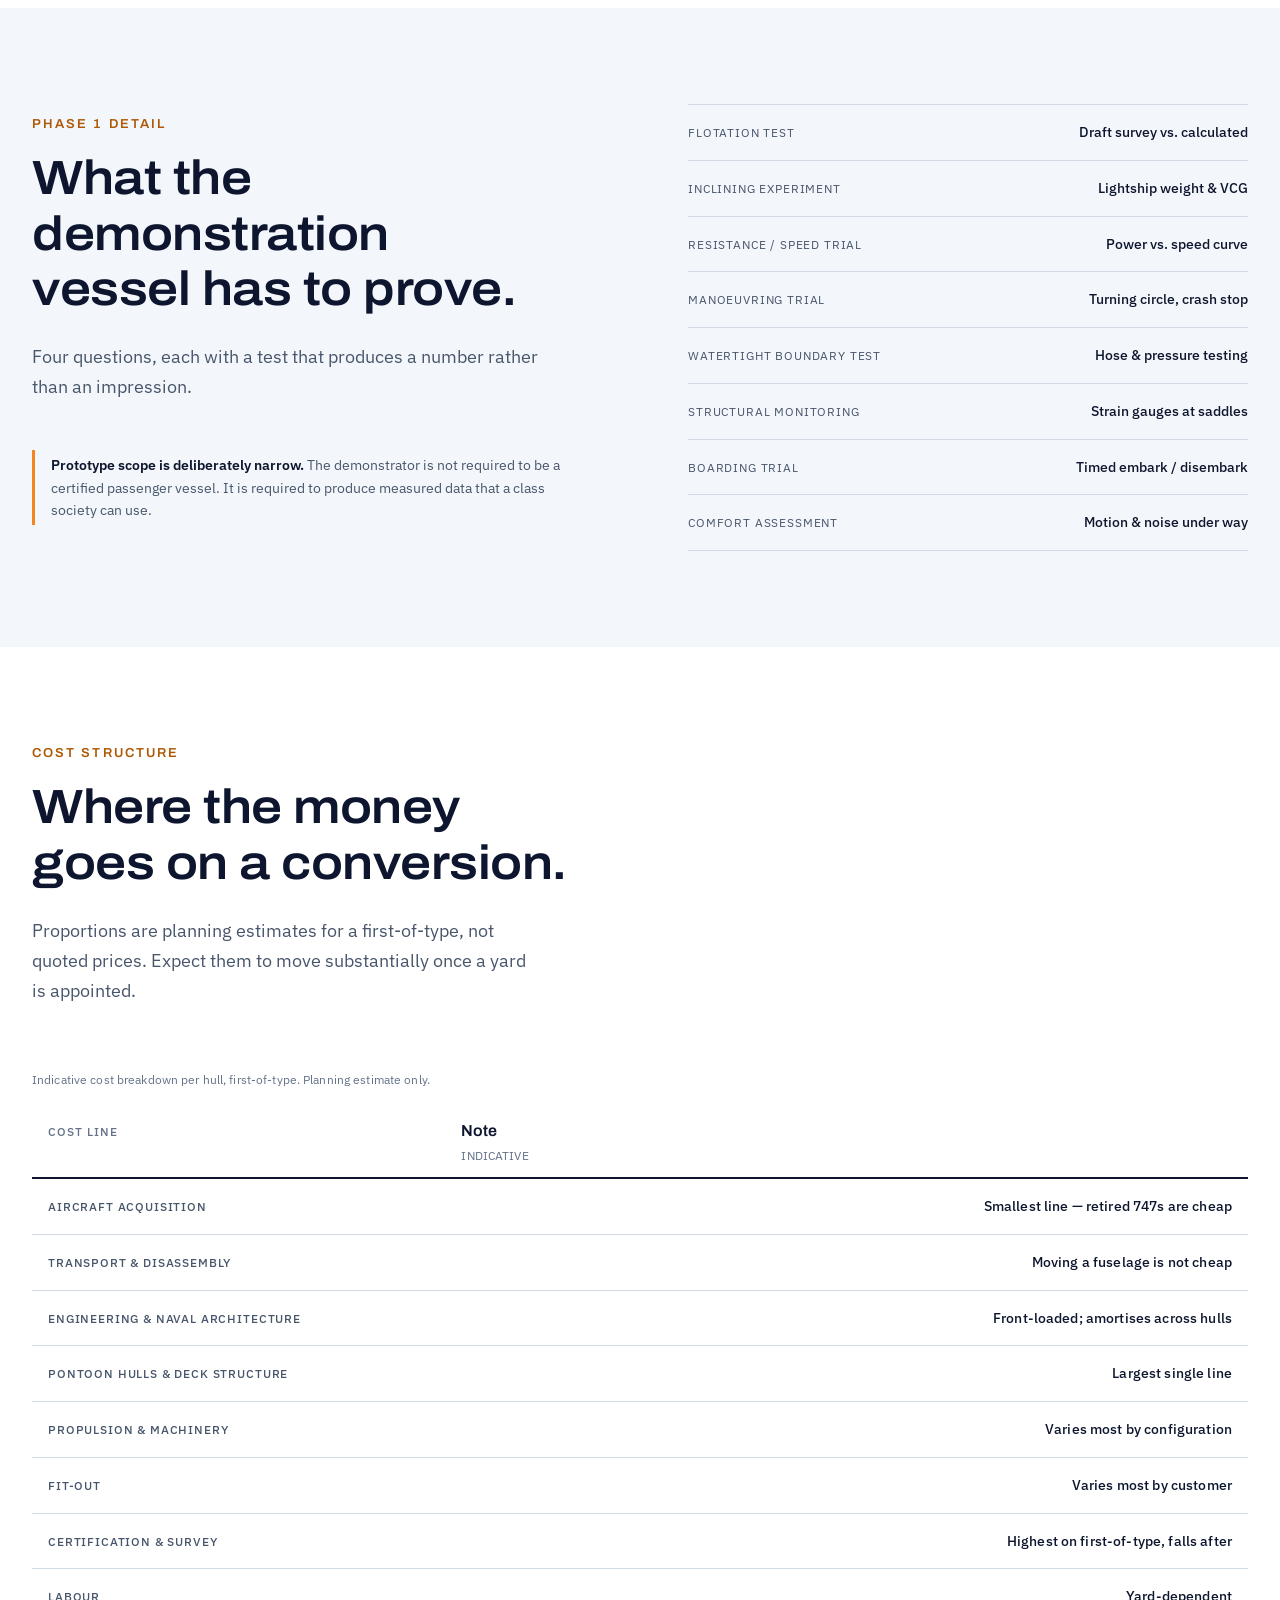
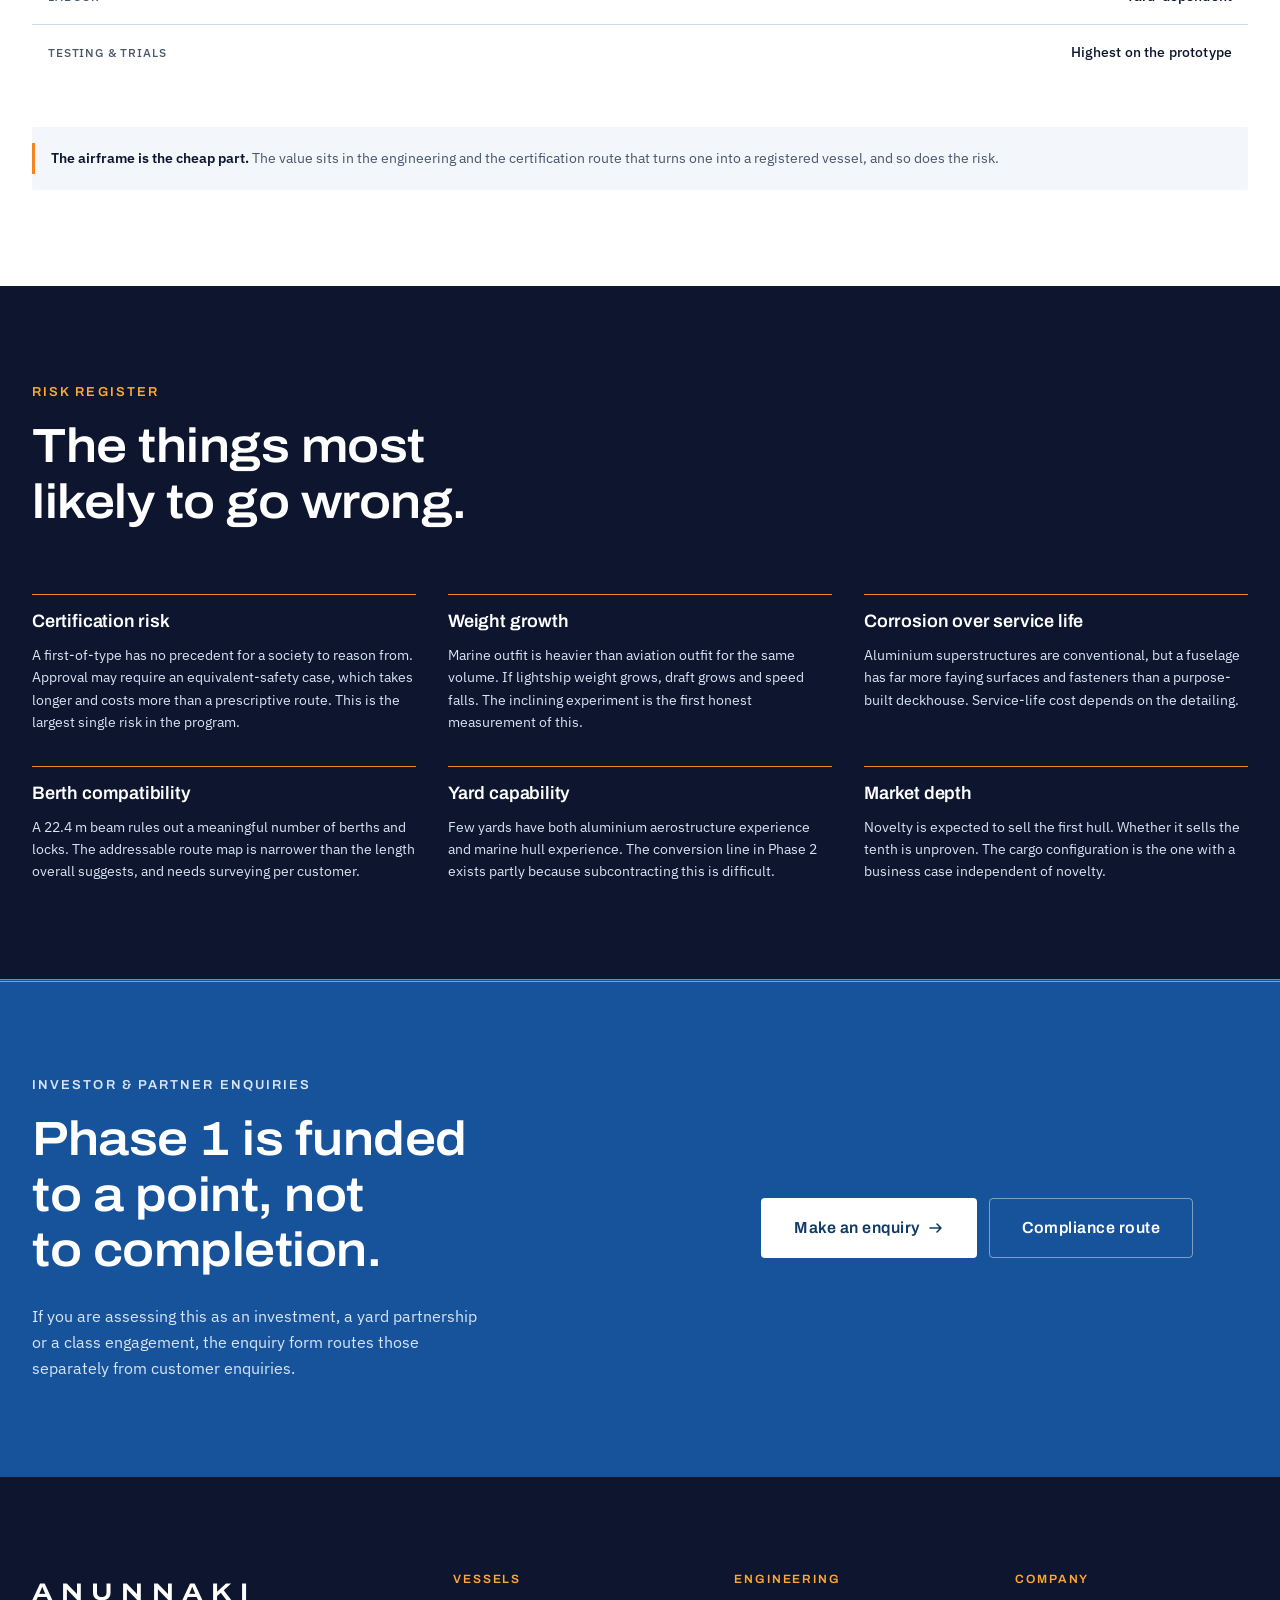
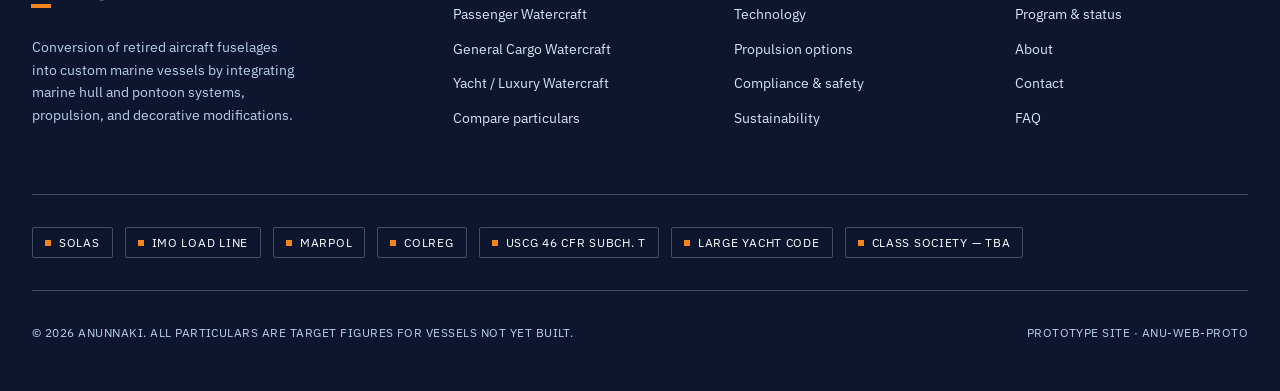
<file: program.html>
<!DOCTYPE html>
<html lang="en" class="no-js">
<head>
<meta charset="utf-8">
<meta name="viewport" content="width=device-width, initial-scale=1">
<title>Program &amp; Status — Three Phases | ANUNNAKI</title>
<meta name="description" content="ANUNNAKI's three-phase program: demonstration vessel, conversion facility, and commercial rollout. Current status, cost structure, and what has and has not been done, stated plainly and dated.">

<link rel="preconnect" href="https://fonts.googleapis.com">
<link rel="preconnect" href="https://fonts.gstatic.com" crossorigin>
<link rel="stylesheet" href="https://fonts.googleapis.com/css2?family=Archivo:wdth,wght@75..125,400..700&family=IBM+Plex+Sans:wght@400;500;600&display=swap">
<link rel="stylesheet" href="styles.css">
</head>

<body>

<a class="skip-link" href="#main">Skip to content</a>

<header class="site-header" data-header data-over-hero="true">
  <div class="site-header__inner">
    <a class="logo" href="index.html" aria-label="ANUNNAKI — home">
      <span class="logo__mark">A</span><span>NUNNAKI</span>
    </a>
    <nav class="nav" aria-label="Primary">
      <ul class="nav__list">
        <li class="nav__item">
          <a class="nav__link nav__link--has-menu" href="vessels.html">Vessels <span class="nav__caret" aria-hidden="true"></span></a>
          <div class="nav__menu">
            <a class="nav__menu-link" href="passenger.html"><span class="nav__menu-title">Passenger Watercraft</span><span class="nav__menu-meta">747 CRUISE LINER · 450 PAX</span></a>
            <a class="nav__menu-link" href="cargo.html"><span class="nav__menu-title">General Cargo Watercraft</span><span class="nav__menu-meta">747 CARGO BARGE · 120 T</span></a>
            <a class="nav__menu-link" href="yacht.html"><span class="nav__menu-title">Yacht / Luxury Watercraft</span><span class="nav__menu-meta">747 LUXURY YACHT · 30 GUESTS</span></a>
          </div>
        </li>
        <li class="nav__item"><a class="nav__link" href="technology.html">Technology</a></li>
        <li class="nav__item"><a class="nav__link" href="compliance.html">Compliance</a></li>
        <li class="nav__item"><a class="nav__link" href="program.html" aria-current="page">Program</a></li>
        <li class="nav__item"><a class="nav__link" href="sustainability.html">Sustainability</a></li>
        <li class="nav__item"><a class="nav__link" href="about.html">About</a></li>
      </ul>
      <a class="btn btn--primary" href="contact.html">Make an enquiry</a>
    </nav>
    <button class="nav-toggle" type="button" data-nav-toggle aria-expanded="false" aria-controls="drawer" aria-label="Open menu">
      <span class="nav-toggle__bar"></span><span class="nav-toggle__bar"></span><span class="nav-toggle__bar"></span>
    </button>
  </div>
</header>

<div class="drawer" id="drawer" data-drawer data-open="false">
  <p class="drawer__group-label">Vessels</p>
  <a class="drawer__link" href="passenger.html">Passenger <span class="drawer__meta">450 PAX</span></a>
  <a class="drawer__link" href="cargo.html">Cargo <span class="drawer__meta">120 T</span></a>
  <a class="drawer__link" href="yacht.html">Yacht <span class="drawer__meta">30 GUESTS</span></a>
  <p class="drawer__group-label">Company</p>
  <a class="drawer__link" href="technology.html">Technology</a>
  <a class="drawer__link" href="compliance.html">Compliance &amp; Safety</a>
  <a class="drawer__link" href="program.html" aria-current="page">Program</a>
  <a class="drawer__link" href="sustainability.html">Sustainability</a>
  <a class="drawer__link" href="about.html">About</a>
  <a class="drawer__link" href="faq.html">FAQ</a>
  <a class="drawer__link" href="contact.html">Contact</a>
</div>


<main id="main">

<section class="hero hero--title">
  <div class="container">
    <nav class="breadcrumb breadcrumb--on-brand mb-6" aria-label="Breadcrumb">
      <ol><li><a href="index.html">Home</a></li><li>Program</li></ol>
    </nav>
    <p class="eyebrow eyebrow--on-brand">Program &amp; status · Updated June 2026</p>
    <h1>Where the build actually stands.</h1>
    <p class="hero__lead">
      This page is written for investors, and the useful version of it is the one that says what
      has not happened yet as clearly as what has.
    </p>
  </div>
</section>

<!-- ======================================================================
     STATUS — first, and unambiguous
     ====================================================================== -->
<section class="section section--sm">
  <div class="container">
    <div class="notice reveal">
      <p class="notice__body">
        <strong>Status as of June 2026: Phase 1, design study.</strong>
        No airframe has been acquired. No hull has been laid. No classification society has been
        appointed and no plans have been submitted for approval. No sea trials, tank tests or
        inclining experiments have been conducted. Every figure published on this site is a design
        target derived from general arrangement studies.
      </p>
    </div>
  </div>
</section>

<!-- ======================================================================
     THE THREE PHASES
     ====================================================================== -->
<section class="section">
  <div class="container">
    <div class="section-header reveal">
      <p class="eyebrow">Program</p>
      <h2>Three phases, gated.</h2>
      <p class="section-header__lead">
        Each phase is gated on the previous one completing — Phase 2 begins when Phase 1 has
        produced a vessel that floats, moves and satisfies a surveyor.
      </p>
    </div>

    <div class="auto-grid auto-grid--3">

      <article class="phase-card reveal">
        <div class="phase-card__head">
          <span class="phase-card__num">PHASE 01 · CURRENT</span>
          <h3 class="phase-card__title">Research &amp; develop prototype</h3>
        </div>
        <div class="phase-card__body">
          <p class="phase-card__intro">
            Build one demonstration vessel. The goal is not a saleable ship but evidence: measured
            flotation, propulsion, stability and customer experience. The test schedule is below.
          </p>
          <p class="phase-card__status">BUDGET ESTIMATE · USD 2M · IN PROGRESS</p>
        </div>
      </article>

      <article class="phase-card reveal">
        <div class="phase-card__head">
          <span class="phase-card__num">PHASE 02</span>
          <h3 class="phase-card__title">Conversion facility</h3>
        </div>
        <div class="phase-card__body">
          <p class="phase-card__intro">
            Acquire retired airframes and stand up a repeatable conversion line. The per-hull cost
            structure is broken out further down the page.
          </p>
          <p class="phase-card__status">NOT STARTED · GATED ON PHASE 1 COMPLETION</p>
        </div>
      </article>

      <article class="phase-card reveal">
        <div class="phase-card__head">
          <span class="phase-card__num">PHASE 03</span>
          <h3 class="phase-card__title">Marketing &amp; sales</h3>
        </div>
        <div class="phase-card__body">
          <p class="phase-card__intro">
            Commercial sales to four segments: governments buying with grant funding, resorts
            buying fastest, commercial operators buying on economics, and private owners at the
            highest margin per hull.
          </p>
          <p class="phase-card__status">NOT STARTED · GATED ON PHASE 2</p>
        </div>
      </article>

    </div>
  </div>
</section>

<!-- ======================================================================
     PHASE 1 DETAIL
     ====================================================================== -->
<section class="section section--sunken">
  <div class="container">
    <div class="split">
      <div class="reveal">
        <p class="eyebrow">Phase 1 detail</p>
        <h2>What the demonstration vessel has to prove.</h2>
        <p class="lead mt-5">
          Four questions, each with a test that produces a number rather than an impression.
        </p>
        <div class="notice mt-6">
          <p class="notice__body">
            <strong>Prototype scope is deliberately narrow.</strong> The demonstrator is not
            required to be a certified passenger vessel. It is required to produce measured data
            that a class society can use.
          </p>
        </div>
      </div>

      <div class="reveal">
        <dl class="datalist">
          <div class="datalist__row"><dt class="datalist__key">Flotation test</dt><dd class="datalist__val">Draft survey vs. calculated</dd></div>
          <div class="datalist__row"><dt class="datalist__key">Inclining experiment</dt><dd class="datalist__val">Lightship weight &amp; VCG</dd></div>
          <div class="datalist__row"><dt class="datalist__key">Resistance / speed trial</dt><dd class="datalist__val">Power vs. speed curve</dd></div>
          <div class="datalist__row"><dt class="datalist__key">Manoeuvring trial</dt><dd class="datalist__val">Turning circle, crash stop</dd></div>
          <div class="datalist__row"><dt class="datalist__key">Watertight boundary test</dt><dd class="datalist__val">Hose &amp; pressure testing</dd></div>
          <div class="datalist__row"><dt class="datalist__key">Structural monitoring</dt><dd class="datalist__val">Strain gauges at saddles</dd></div>
          <div class="datalist__row"><dt class="datalist__key">Boarding trial</dt><dd class="datalist__val">Timed embark / disembark</dd></div>
          <div class="datalist__row"><dt class="datalist__key">Comfort assessment</dt><dd class="datalist__val">Motion &amp; noise under way</dd></div>
        </dl>
      </div>
    </div>
  </div>
</section>

<!-- ======================================================================
     COST STRUCTURE
     ====================================================================== -->
<section class="section">
  <div class="container">
    <div class="section-header reveal">
      <p class="eyebrow">Cost structure</p>
      <h2>Where the money goes on a conversion.</h2>
      <p class="section-header__lead">
        Proportions are planning estimates for a first-of-type, not quoted prices. Expect them to
        move substantially once a yard is appointed.
      </p>
    </div>

    <div class="spec reveal">
      <div class="spec__scroll">
        <table class="spec-table">
          <caption>Indicative cost breakdown per hull, first-of-type. Planning estimate only.</caption>
          <thead>
            <tr><th scope="col">Cost line</th><th scope="col">Note<span class="spec-table__sub">INDICATIVE</span></th></tr>
          </thead>
          <tbody>
            <tr><th scope="row">Aircraft acquisition</th><td>Smallest line — retired 747s are cheap</td></tr>
            <tr><th scope="row">Transport &amp; disassembly</th><td>Moving a fuselage is not cheap</td></tr>
            <tr><th scope="row">Engineering &amp; naval architecture</th><td>Front-loaded; amortises across hulls</td></tr>
            <tr><th scope="row">Pontoon hulls &amp; deck structure</th><td>Largest single line</td></tr>
            <tr><th scope="row">Propulsion &amp; machinery</th><td>Varies most by configuration</td></tr>
            <tr><th scope="row">Fit-out</th><td>Varies most by customer</td></tr>
            <tr><th scope="row">Certification &amp; survey</th><td>Highest on first-of-type, falls after</td></tr>
            <tr><th scope="row">Labour</th><td>Yard-dependent</td></tr>
            <tr><th scope="row">Testing &amp; trials</th><td>Highest on the prototype</td></tr>
          </tbody>
        </table>
      </div>
    </div>

    <div class="notice mt-7 reveal">
      <p class="notice__body">
        <strong>The airframe is the cheap part.</strong> The value sits in the engineering and the
        certification route that turns one into a registered vessel, and so does the risk.
      </p>
    </div>
  </div>
</section>

<!-- ======================================================================
     RISKS — an investor page without this is not an investor page
     ====================================================================== -->
<section class="section section--inverse">
  <div class="container">
    <div class="section-header reveal">
      <p class="eyebrow eyebrow--on-dark">Risk register</p>
      <h2>The things most likely to go wrong.</h2>
    </div>

    <div class="auto-grid auto-grid--3">
      <div class="use-case use-case--accent reveal">
        <h3 class="use-case__title">Certification risk</h3>
        <p class="use-case__desc">
          A first-of-type has no precedent for a society to reason from. Approval may require an
          equivalent-safety case, which takes longer and costs more than a prescriptive route.
          This is the largest single risk in the program.
        </p>
      </div>
      <div class="use-case use-case--accent reveal">
        <h3 class="use-case__title">Weight growth</h3>
        <p class="use-case__desc">
          Marine outfit is heavier than aviation outfit for the same volume. If lightship weight
          grows, draft grows and speed falls. The inclining experiment is the first honest
          measurement of this.
        </p>
      </div>
      <div class="use-case use-case--accent reveal">
        <h3 class="use-case__title">Corrosion over service life</h3>
        <p class="use-case__desc">
          Aluminium superstructures are conventional, but a fuselage has far more faying surfaces
          and fasteners than a purpose-built deckhouse. Service-life cost depends on the detailing.
        </p>
      </div>
      <div class="use-case use-case--accent reveal">
        <h3 class="use-case__title">Berth compatibility</h3>
        <p class="use-case__desc">
          A 22.4&nbsp;m beam rules out a meaningful number of berths and locks. The addressable
          route map is narrower than the length overall suggests, and needs surveying per customer.
        </p>
      </div>
      <div class="use-case use-case--accent reveal">
        <h3 class="use-case__title">Yard capability</h3>
        <p class="use-case__desc">
          Few yards have both aluminium aerostructure experience and marine hull experience. The
          conversion line in Phase 2 exists partly because subcontracting this is difficult.
        </p>
      </div>
      <div class="use-case use-case--accent reveal">
        <h3 class="use-case__title">Market depth</h3>
        <p class="use-case__desc">
          Novelty is expected to sell the first hull. Whether it sells the tenth is unproven. The
          cargo configuration is the one with a business case independent of novelty.
        </p>
      </div>
    </div>
  </div>
</section>

<section class="cta-band">
  <div class="container">
    <div class="cta-band__inner">
      <div>
        <p class="eyebrow eyebrow--on-brand">Investor &amp; partner enquiries</p>
        <h2>Phase 1 is funded to a point, not to completion.</h2>
        <p class="mt-5">
          If you are assessing this as an investment, a yard partnership or a class engagement,
          the enquiry form routes those separately from customer enquiries.
        </p>
      </div>
      <div class="cluster">
        <a class="btn btn--on-brand btn--lg" href="contact.html">
          Make an enquiry
          <svg class="btn__arrow" viewBox="0 0 16 16" fill="none" aria-hidden="true"><path d="M2 8h11M9 4l4 4-4 4" stroke="currentColor" stroke-width="1.6" stroke-linecap="round" stroke-linejoin="round"/></svg>
        </a>
        <a class="btn btn--on-brand-outline btn--lg" href="compliance.html">Compliance route</a>
      </div>
    </div>
  </div>
</section>

</main>

<footer class="site-footer">
  <div class="container">
    <div class="footer-grid">
      <div class="footer-grid__brand">
        <a class="logo logo--lg" href="index.html" aria-label="ANUNNAKI — home">
          <span class="logo__mark">A</span><span>NUNNAKI</span>
        </a>
        <p class="footer__blurb mt-5">
          Conversion of retired aircraft fuselages into custom marine vessels by integrating marine
          hull and pontoon systems, propulsion, and decorative modifications.
        </p>
      </div>
      <div>
        <h4 class="footer__heading">Vessels</h4>
        <ul class="footer__list">
          <li><a href="passenger.html">Passenger Watercraft</a></li>
          <li><a href="cargo.html">General Cargo Watercraft</a></li>
          <li><a href="yacht.html">Yacht / Luxury Watercraft</a></li>
          <li><a href="vessels.html">Compare particulars</a></li>
        </ul>
      </div>
      <div>
        <h4 class="footer__heading">Engineering</h4>
        <ul class="footer__list">
          <li><a href="technology.html">Technology</a></li>
          <li><a href="technology.html#propulsion">Propulsion options</a></li>
          <li><a href="compliance.html">Compliance &amp; safety</a></li>
          <li><a href="sustainability.html">Sustainability</a></li>
        </ul>
      </div>
      <div>
        <h4 class="footer__heading">Company</h4>
        <ul class="footer__list">
          <li><a href="program.html">Program &amp; status</a></li>
          <li><a href="about.html">About</a></li>
          <li><a href="contact.html">Contact</a></li>
          <li><a href="faq.html">FAQ</a></li>
        </ul>
      </div>
    </div>
    <div class="footer__compliance">
      <span class="badge badge--on-brand">SOLAS</span>
      <span class="badge badge--on-brand">IMO LOAD LINE</span>
      <span class="badge badge--on-brand">MARPOL</span>
      <span class="badge badge--on-brand">COLREG</span>
      <span class="badge badge--on-brand">USCG 46 CFR SUBCH. T</span>
      <span class="badge badge--on-brand">LARGE YACHT CODE</span>
      <span class="badge badge--on-brand">CLASS SOCIETY — TBA</span>
    </div>
    <div class="footer__legal">
      <span>© <span data-year>2026</span> ANUNNAKI. ALL PARTICULARS ARE TARGET FIGURES FOR VESSELS NOT YET BUILT.</span>
      <span>PROTOTYPE SITE · ANU-WEB-PROTO</span>
    </div>
  </div>
</footer>

<script src="site.js"></script>
<!-- impeccable-live-start -->
<script src="http://localhost:8400/live.js?token=92280152-2b45-4974-8314-2dab729a905e"></script>
<!-- impeccable-live-end -->
</body>
</html>
</file>
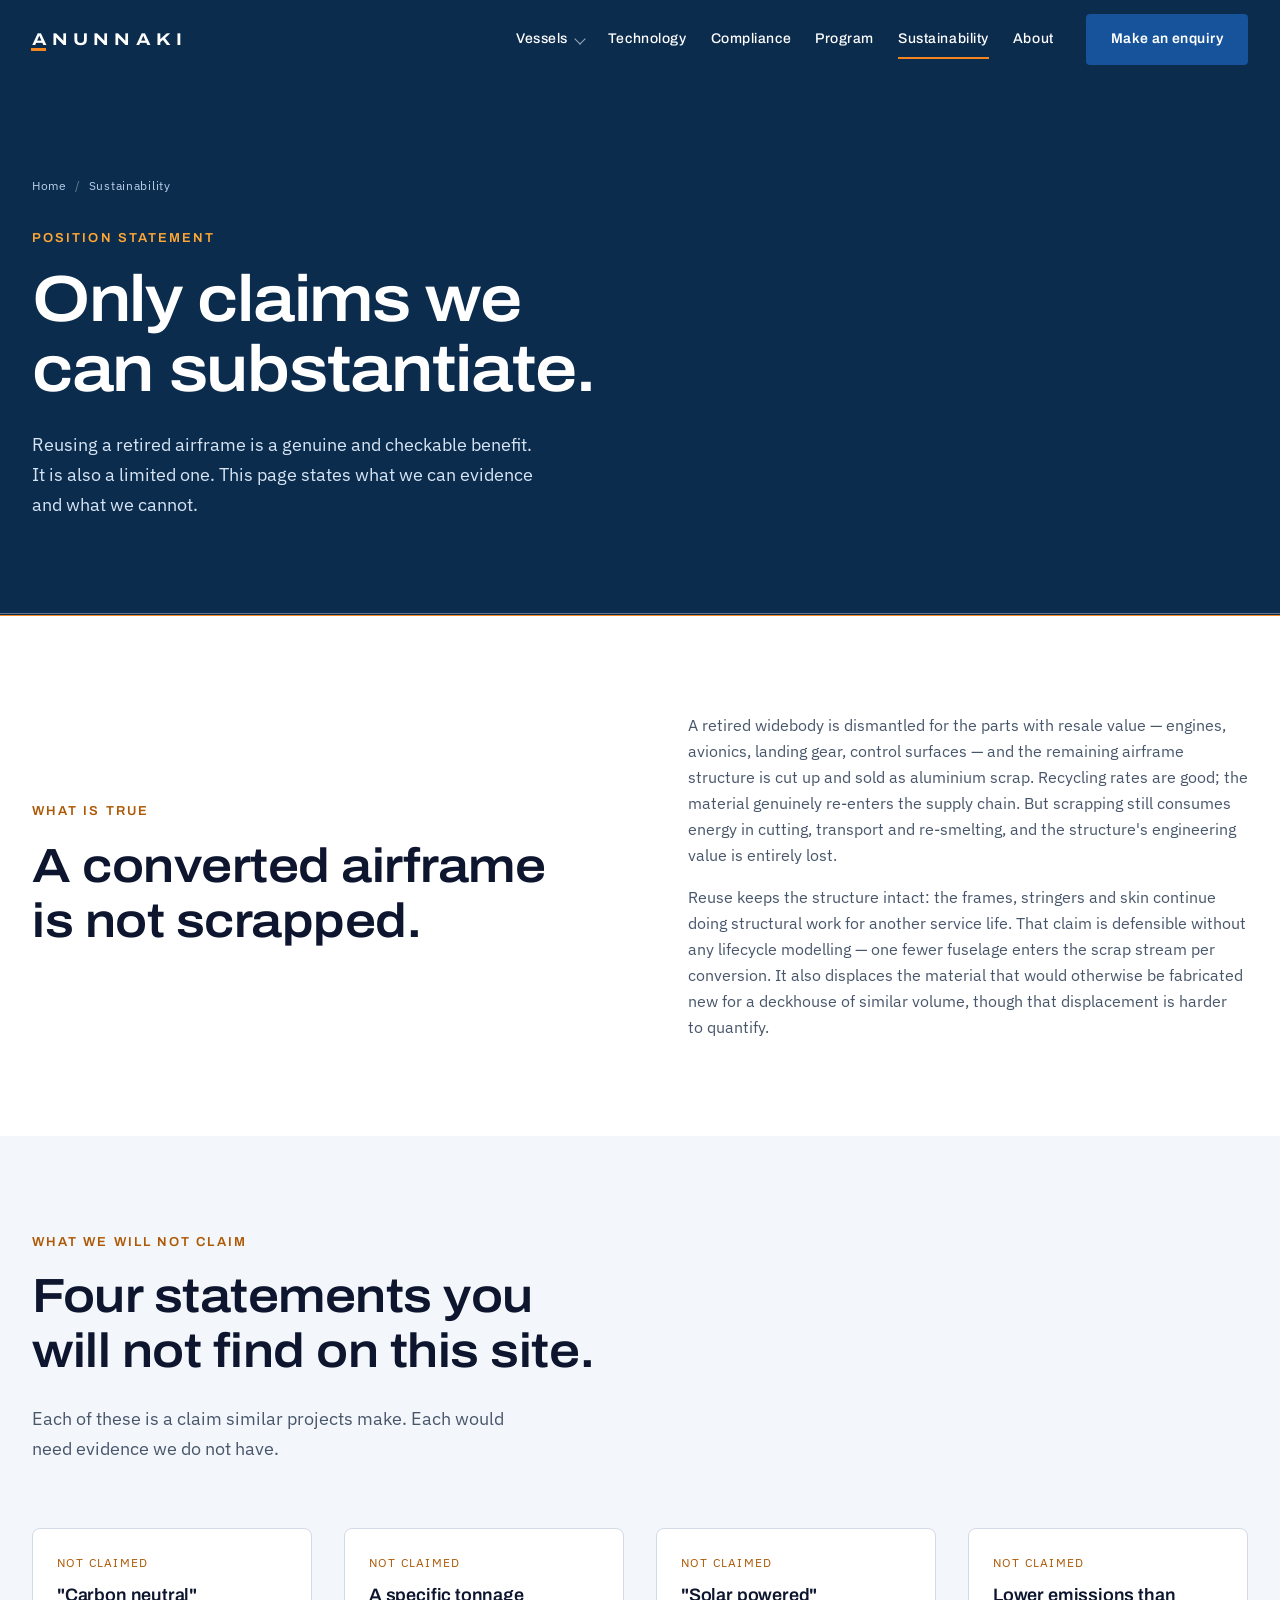
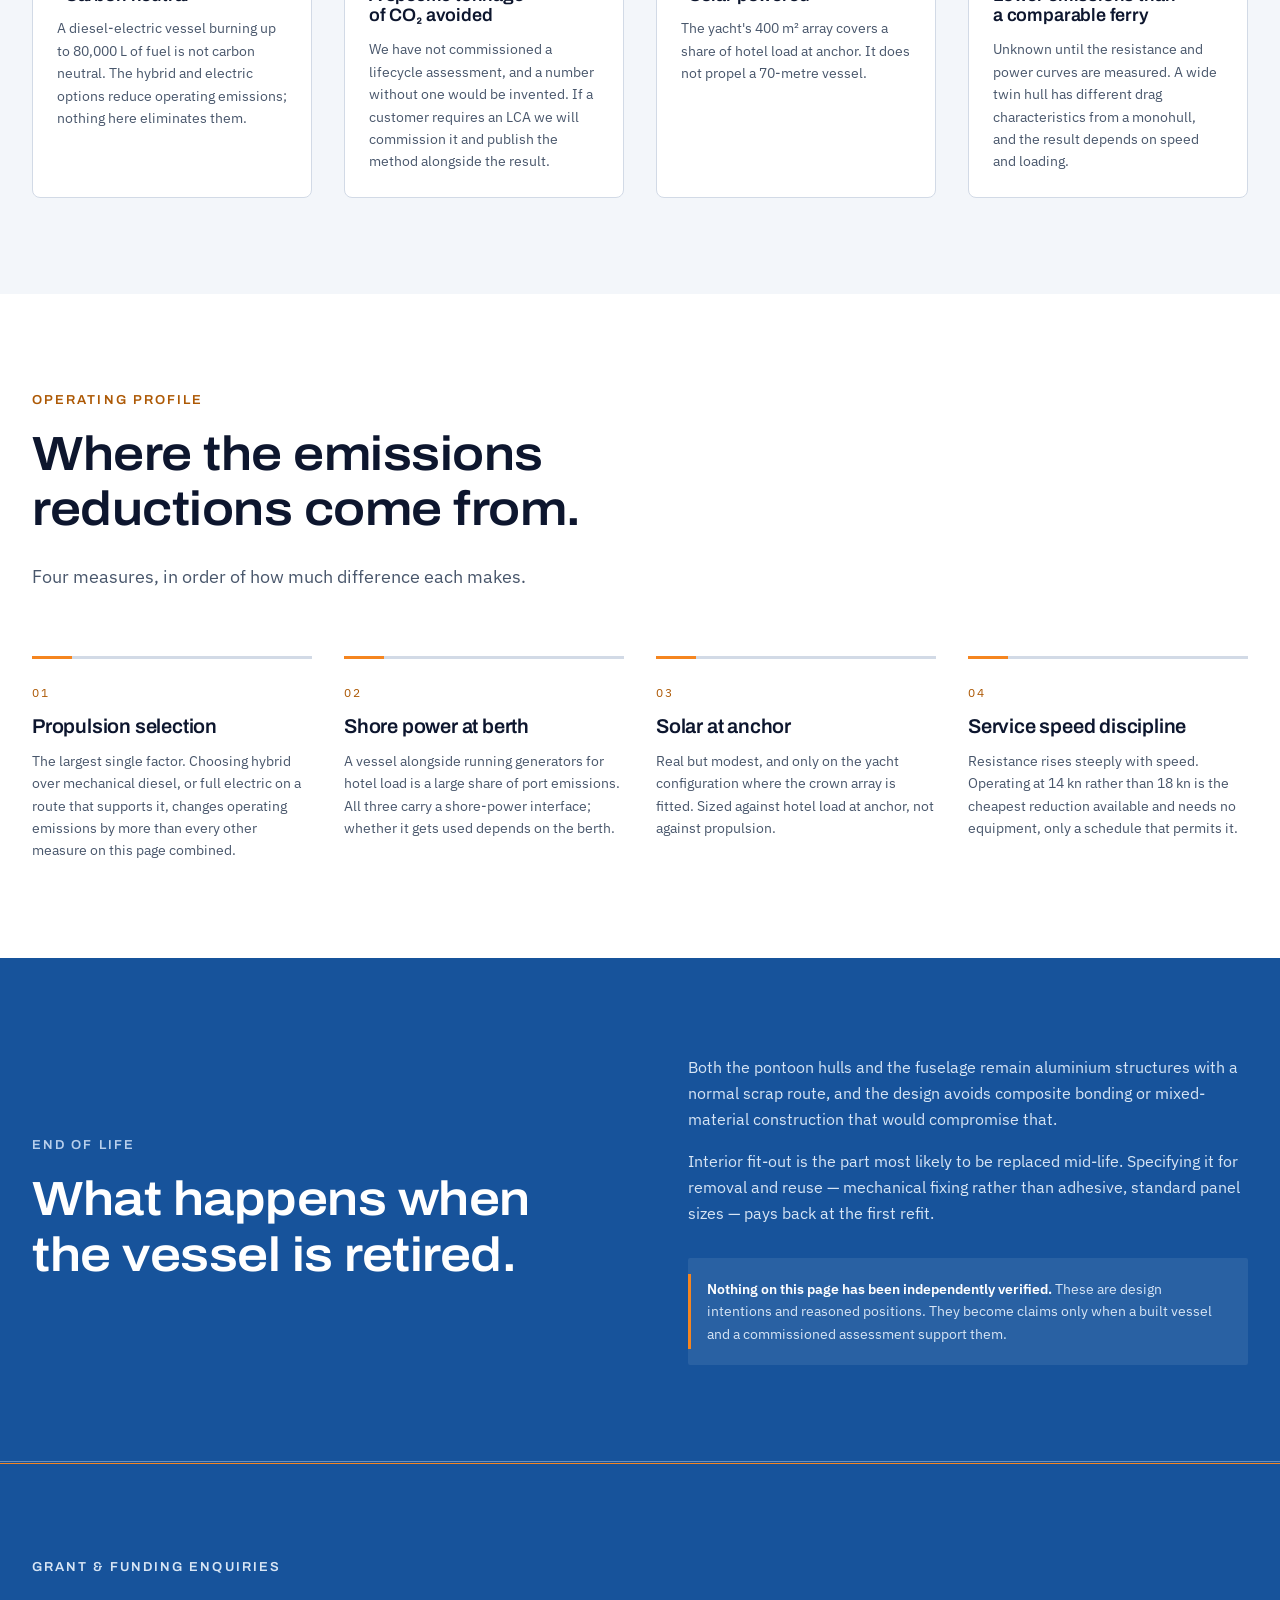
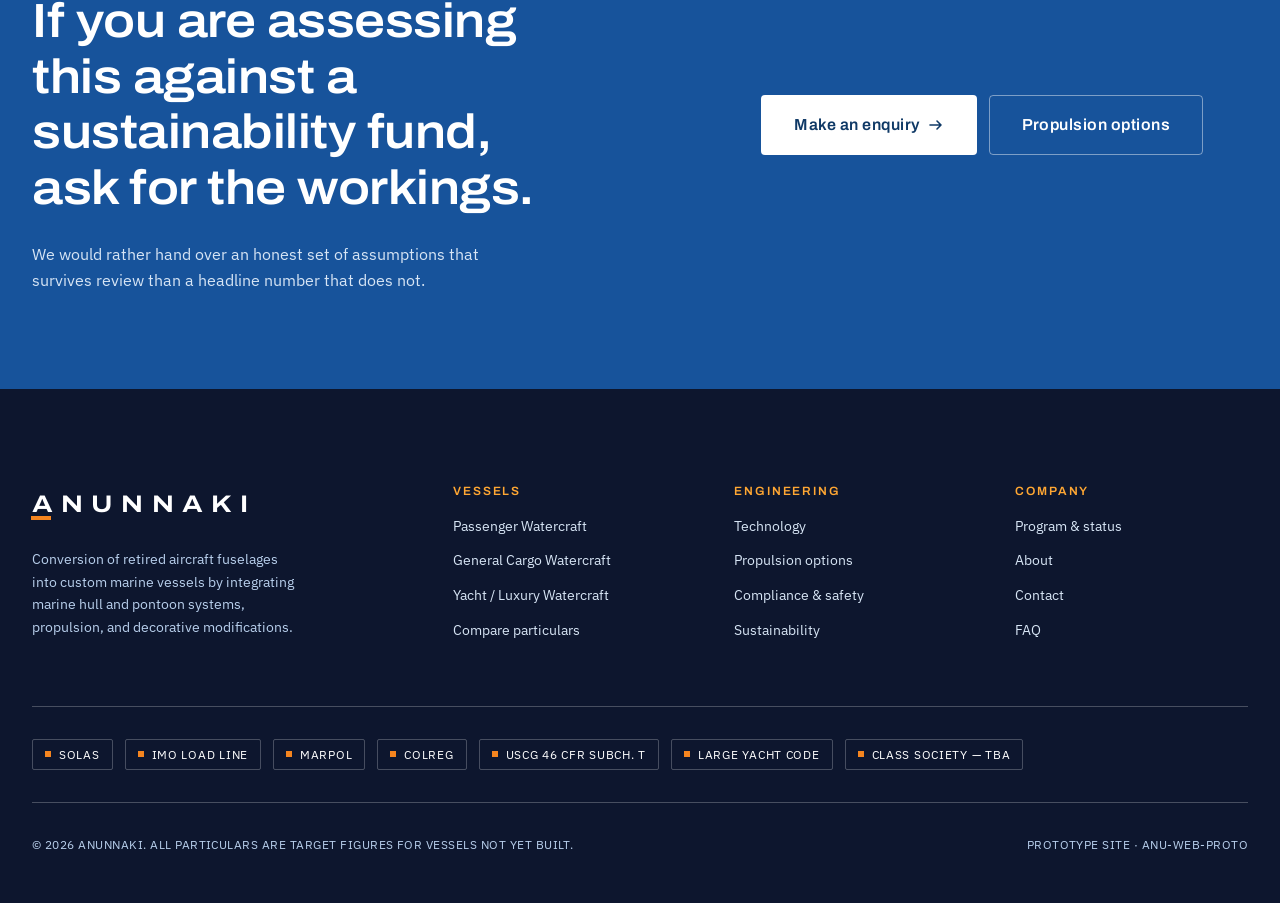
<file: sustainability.html>
<!DOCTYPE html>
<html lang="en" class="no-js">
<head>
<meta charset="utf-8">
<meta name="viewport" content="width=device-width, initial-scale=1">
<title>Sustainability — Airframe Reuse &amp; Emissions | ANUNNAKI</title>
<meta name="description" content="ANUNNAKI's sustainability position: what reusing a retired airframe does and does not achieve, avoided scrappage, the emissions profile of hybrid and electric options, and the claims we will not make.">

<link rel="preconnect" href="https://fonts.googleapis.com">
<link rel="preconnect" href="https://fonts.gstatic.com" crossorigin>
<link rel="stylesheet" href="https://fonts.googleapis.com/css2?family=Archivo:wdth,wght@75..125,400..700&family=IBM+Plex+Sans:wght@400;500;600&display=swap">
<link rel="stylesheet" href="styles.css">
</head>

<body>

<a class="skip-link" href="#main">Skip to content</a>

<header class="site-header" data-header data-over-hero="true">
  <div class="site-header__inner">
    <a class="logo" href="index.html" aria-label="ANUNNAKI — home">
      <span class="logo__mark">A</span><span>NUNNAKI</span>
    </a>
    <nav class="nav" aria-label="Primary">
      <ul class="nav__list">
        <li class="nav__item">
          <a class="nav__link nav__link--has-menu" href="vessels.html">Vessels <span class="nav__caret" aria-hidden="true"></span></a>
          <div class="nav__menu">
            <a class="nav__menu-link" href="passenger.html"><span class="nav__menu-title">Passenger Watercraft</span><span class="nav__menu-meta">747 CRUISE LINER · 450 PAX</span></a>
            <a class="nav__menu-link" href="cargo.html"><span class="nav__menu-title">General Cargo Watercraft</span><span class="nav__menu-meta">747 CARGO BARGE · 120 T</span></a>
            <a class="nav__menu-link" href="yacht.html"><span class="nav__menu-title">Yacht / Luxury Watercraft</span><span class="nav__menu-meta">747 LUXURY YACHT · 30 GUESTS</span></a>
          </div>
        </li>
        <li class="nav__item"><a class="nav__link" href="technology.html">Technology</a></li>
        <li class="nav__item"><a class="nav__link" href="compliance.html">Compliance</a></li>
        <li class="nav__item"><a class="nav__link" href="program.html">Program</a></li>
        <li class="nav__item"><a class="nav__link" href="sustainability.html" aria-current="page">Sustainability</a></li>
        <li class="nav__item"><a class="nav__link" href="about.html">About</a></li>
      </ul>
      <a class="btn btn--primary" href="contact.html">Make an enquiry</a>
    </nav>
    <button class="nav-toggle" type="button" data-nav-toggle aria-expanded="false" aria-controls="drawer" aria-label="Open menu">
      <span class="nav-toggle__bar"></span><span class="nav-toggle__bar"></span><span class="nav-toggle__bar"></span>
    </button>
  </div>
</header>

<div class="drawer" id="drawer" data-drawer data-open="false">
  <p class="drawer__group-label">Vessels</p>
  <a class="drawer__link" href="passenger.html">Passenger <span class="drawer__meta">450 PAX</span></a>
  <a class="drawer__link" href="cargo.html">Cargo <span class="drawer__meta">120 T</span></a>
  <a class="drawer__link" href="yacht.html">Yacht <span class="drawer__meta">30 GUESTS</span></a>
  <p class="drawer__group-label">Company</p>
  <a class="drawer__link" href="technology.html">Technology</a>
  <a class="drawer__link" href="compliance.html">Compliance &amp; Safety</a>
  <a class="drawer__link" href="program.html">Program</a>
  <a class="drawer__link" href="sustainability.html" aria-current="page">Sustainability</a>
  <a class="drawer__link" href="about.html">About</a>
  <a class="drawer__link" href="faq.html">FAQ</a>
  <a class="drawer__link" href="contact.html">Contact</a>
</div>


<main id="main">

<section class="hero hero--title">
  <div class="container">
    <nav class="breadcrumb breadcrumb--on-brand mb-6" aria-label="Breadcrumb">
      <ol><li><a href="index.html">Home</a></li><li>Sustainability</li></ol>
    </nav>
    <p class="eyebrow eyebrow--on-brand">Position statement</p>
    <h1>Only claims we can substantiate.</h1>
    <p class="hero__lead">
      Reusing a retired airframe is a genuine and checkable benefit. It is also a limited one. This
      page states what we can evidence and what we cannot.
    </p>
  </div>
</section>

<!-- ======================================================================
     WHAT IS TRUE
     ====================================================================== -->
<section class="section">
  <div class="container">
    <div class="split">
      <div class="reveal">
        <p class="eyebrow">What is true</p>
        <h2>A converted airframe is not scrapped.</h2>
      </div>
      <div class="prose reveal">
        <p>
          A retired widebody is dismantled for the parts with resale value — engines, avionics,
          landing gear, control surfaces — and the remaining airframe structure is cut up and sold
          as aluminium scrap. Recycling rates are good; the material genuinely re-enters the supply
          chain. But scrapping still consumes energy in cutting, transport and re-smelting, and the
          structure's engineering value is entirely lost.
        </p>
        <p>
          Reuse keeps the structure intact: the frames, stringers and skin continue doing
          structural work for another service life. That claim is defensible without any lifecycle
          modelling — one fewer fuselage enters the scrap stream per conversion. It also displaces
          the material that would otherwise be fabricated new for a deckhouse of similar volume,
          though that displacement is harder to quantify.
        </p>
      </div>
    </div>
  </div>
</section>

<!-- ======================================================================
     WHAT WE WON'T CLAIM
     ====================================================================== -->
<section class="section section--sunken">
  <div class="container">
    <div class="section-header reveal">
      <p class="eyebrow">What we will not claim</p>
      <h2>Four statements you will not find on this site.</h2>
      <p class="section-header__lead">
        Each of these is a claim similar projects make. Each would need evidence we do not have.
      </p>
    </div>

    <div class="auto-grid">
      <div class="compliance-card reveal">
        <span class="compliance-card__code">NOT CLAIMED</span>
        <h3 class="compliance-card__title">"Carbon neutral"</h3>
        <p class="compliance-card__desc">
          A diesel-electric vessel burning up to 80,000&nbsp;L of fuel is not carbon neutral. The
          hybrid and electric options reduce operating emissions; nothing here eliminates them.
        </p>
      </div>
      <div class="compliance-card reveal">
        <span class="compliance-card__code">NOT CLAIMED</span>
        <h3 class="compliance-card__title">A specific tonnage of CO₂ avoided</h3>
        <p class="compliance-card__desc">
          We have not commissioned a lifecycle assessment, and a number without one would be
          invented. If a customer requires an LCA we will commission it and publish the method
          alongside the result.
        </p>
      </div>
      <div class="compliance-card reveal">
        <span class="compliance-card__code">NOT CLAIMED</span>
        <h3 class="compliance-card__title">"Solar powered"</h3>
        <p class="compliance-card__desc">
          The yacht's 400&nbsp;m² array covers a share of hotel load at anchor. It does not propel
          a 70-metre vessel.
        </p>
      </div>
      <div class="compliance-card reveal">
        <span class="compliance-card__code">NOT CLAIMED</span>
        <h3 class="compliance-card__title">Lower emissions than a comparable ferry</h3>
        <p class="compliance-card__desc">
          Unknown until the resistance and power curves are measured. A wide twin hull has
          different drag characteristics from a monohull, and the result depends on speed and
          loading.
        </p>
      </div>
    </div>
  </div>
</section>

<!-- ======================================================================
     OPERATING PROFILE
     ====================================================================== -->
<section class="section">
  <div class="container">
    <div class="section-header reveal">
      <p class="eyebrow">Operating profile</p>
      <h2>Where the emissions reductions come from.</h2>
      <p class="section-header__lead">
        Four measures, in order of how much difference each makes.
      </p>
    </div>

    <div class="process">
      <div class="process__step reveal">
        <h3 class="process__title">Propulsion selection</h3>
        <p class="process__desc">
          The largest single factor. Choosing hybrid over mechanical diesel, or full electric on a
          route that supports it, changes operating emissions by more than every other measure on
          this page combined.
        </p>
      </div>
      <div class="process__step reveal">
        <h3 class="process__title">Shore power at berth</h3>
        <p class="process__desc">
          A vessel alongside running generators for hotel load is a large share of port emissions.
          All three carry a shore-power interface; whether it gets used depends on the berth.
        </p>
      </div>
      <div class="process__step reveal">
        <h3 class="process__title">Solar at anchor</h3>
        <p class="process__desc">
          Real but modest, and only on the yacht configuration where the crown array is fitted.
          Sized against hotel load at anchor, not against propulsion.
        </p>
      </div>
      <div class="process__step reveal">
        <h3 class="process__title">Service speed discipline</h3>
        <p class="process__desc">
          Resistance rises steeply with speed. Operating at 14&nbsp;kn rather than 18&nbsp;kn is
          the cheapest reduction available and needs no equipment, only a schedule that permits it.
        </p>
      </div>
    </div>
  </div>
</section>

<!-- ======================================================================
     END OF LIFE
     ====================================================================== -->
<section class="section section--brand">
  <div class="container">
    <div class="split">
      <div class="reveal">
        <p class="eyebrow eyebrow--on-brand">End of life</p>
        <h2>What happens when the vessel is retired.</h2>
      </div>
      <div class="reveal">
        <p>
          Both the pontoon hulls and the fuselage remain aluminium structures with a normal scrap
          route, and the design avoids composite bonding or mixed-material construction that would
          compromise that.
        </p>
        <p class="mt-4">
          Interior fit-out is the part most likely to be replaced mid-life. Specifying it for
          removal and reuse — mechanical fixing rather than adhesive, standard panel sizes — pays
          back at the first refit.
        </p>
        <div class="notice notice--on-brand mt-6">
          <p class="notice__body">
            <strong>Nothing on this page has been independently verified.</strong> These are design
            intentions and reasoned positions. They become claims only when a built vessel and a
            commissioned assessment support them.
          </p>
        </div>
      </div>
    </div>
  </div>
</section>

<section class="cta-band">
  <div class="container">
    <div class="cta-band__inner">
      <div>
        <p class="eyebrow eyebrow--on-brand">Grant &amp; funding enquiries</p>
        <h2>If you are assessing this against a sustainability fund, ask for the workings.</h2>
        <p class="mt-5">
          We would rather hand over an honest set of assumptions that survives review than a
          headline number that does not.
        </p>
      </div>
      <div class="cluster">
        <a class="btn btn--on-brand btn--lg" href="contact.html">
          Make an enquiry
          <svg class="btn__arrow" viewBox="0 0 16 16" fill="none" aria-hidden="true"><path d="M2 8h11M9 4l4 4-4 4" stroke="currentColor" stroke-width="1.6" stroke-linecap="round" stroke-linejoin="round"/></svg>
        </a>
        <a class="btn btn--on-brand-outline btn--lg" href="technology.html#propulsion">Propulsion options</a>
      </div>
    </div>
  </div>
</section>

</main>

<footer class="site-footer">
  <div class="container">
    <div class="footer-grid">
      <div class="footer-grid__brand">
        <a class="logo logo--lg" href="index.html" aria-label="ANUNNAKI — home">
          <span class="logo__mark">A</span><span>NUNNAKI</span>
        </a>
        <p class="footer__blurb mt-5">
          Conversion of retired aircraft fuselages into custom marine vessels by integrating marine
          hull and pontoon systems, propulsion, and decorative modifications.
        </p>
      </div>
      <div>
        <h4 class="footer__heading">Vessels</h4>
        <ul class="footer__list">
          <li><a href="passenger.html">Passenger Watercraft</a></li>
          <li><a href="cargo.html">General Cargo Watercraft</a></li>
          <li><a href="yacht.html">Yacht / Luxury Watercraft</a></li>
          <li><a href="vessels.html">Compare particulars</a></li>
        </ul>
      </div>
      <div>
        <h4 class="footer__heading">Engineering</h4>
        <ul class="footer__list">
          <li><a href="technology.html">Technology</a></li>
          <li><a href="technology.html#propulsion">Propulsion options</a></li>
          <li><a href="compliance.html">Compliance &amp; safety</a></li>
          <li><a href="sustainability.html">Sustainability</a></li>
        </ul>
      </div>
      <div>
        <h4 class="footer__heading">Company</h4>
        <ul class="footer__list">
          <li><a href="program.html">Program &amp; status</a></li>
          <li><a href="about.html">About</a></li>
          <li><a href="contact.html">Contact</a></li>
          <li><a href="faq.html">FAQ</a></li>
        </ul>
      </div>
    </div>
    <div class="footer__compliance">
      <span class="badge badge--on-brand">SOLAS</span>
      <span class="badge badge--on-brand">IMO LOAD LINE</span>
      <span class="badge badge--on-brand">MARPOL</span>
      <span class="badge badge--on-brand">COLREG</span>
      <span class="badge badge--on-brand">USCG 46 CFR SUBCH. T</span>
      <span class="badge badge--on-brand">LARGE YACHT CODE</span>
      <span class="badge badge--on-brand">CLASS SOCIETY — TBA</span>
    </div>
    <div class="footer__legal">
      <span>© <span data-year>2026</span> ANUNNAKI. ALL PARTICULARS ARE TARGET FIGURES FOR VESSELS NOT YET BUILT.</span>
      <span>PROTOTYPE SITE · ANU-WEB-PROTO</span>
    </div>
  </div>
</footer>

<script src="site.js"></script>
<!-- impeccable-live-start -->
<script src="http://localhost:8400/live.js?token=92280152-2b45-4974-8314-2dab729a905e"></script>
<!-- impeccable-live-end -->
</body>
</html>
</file>
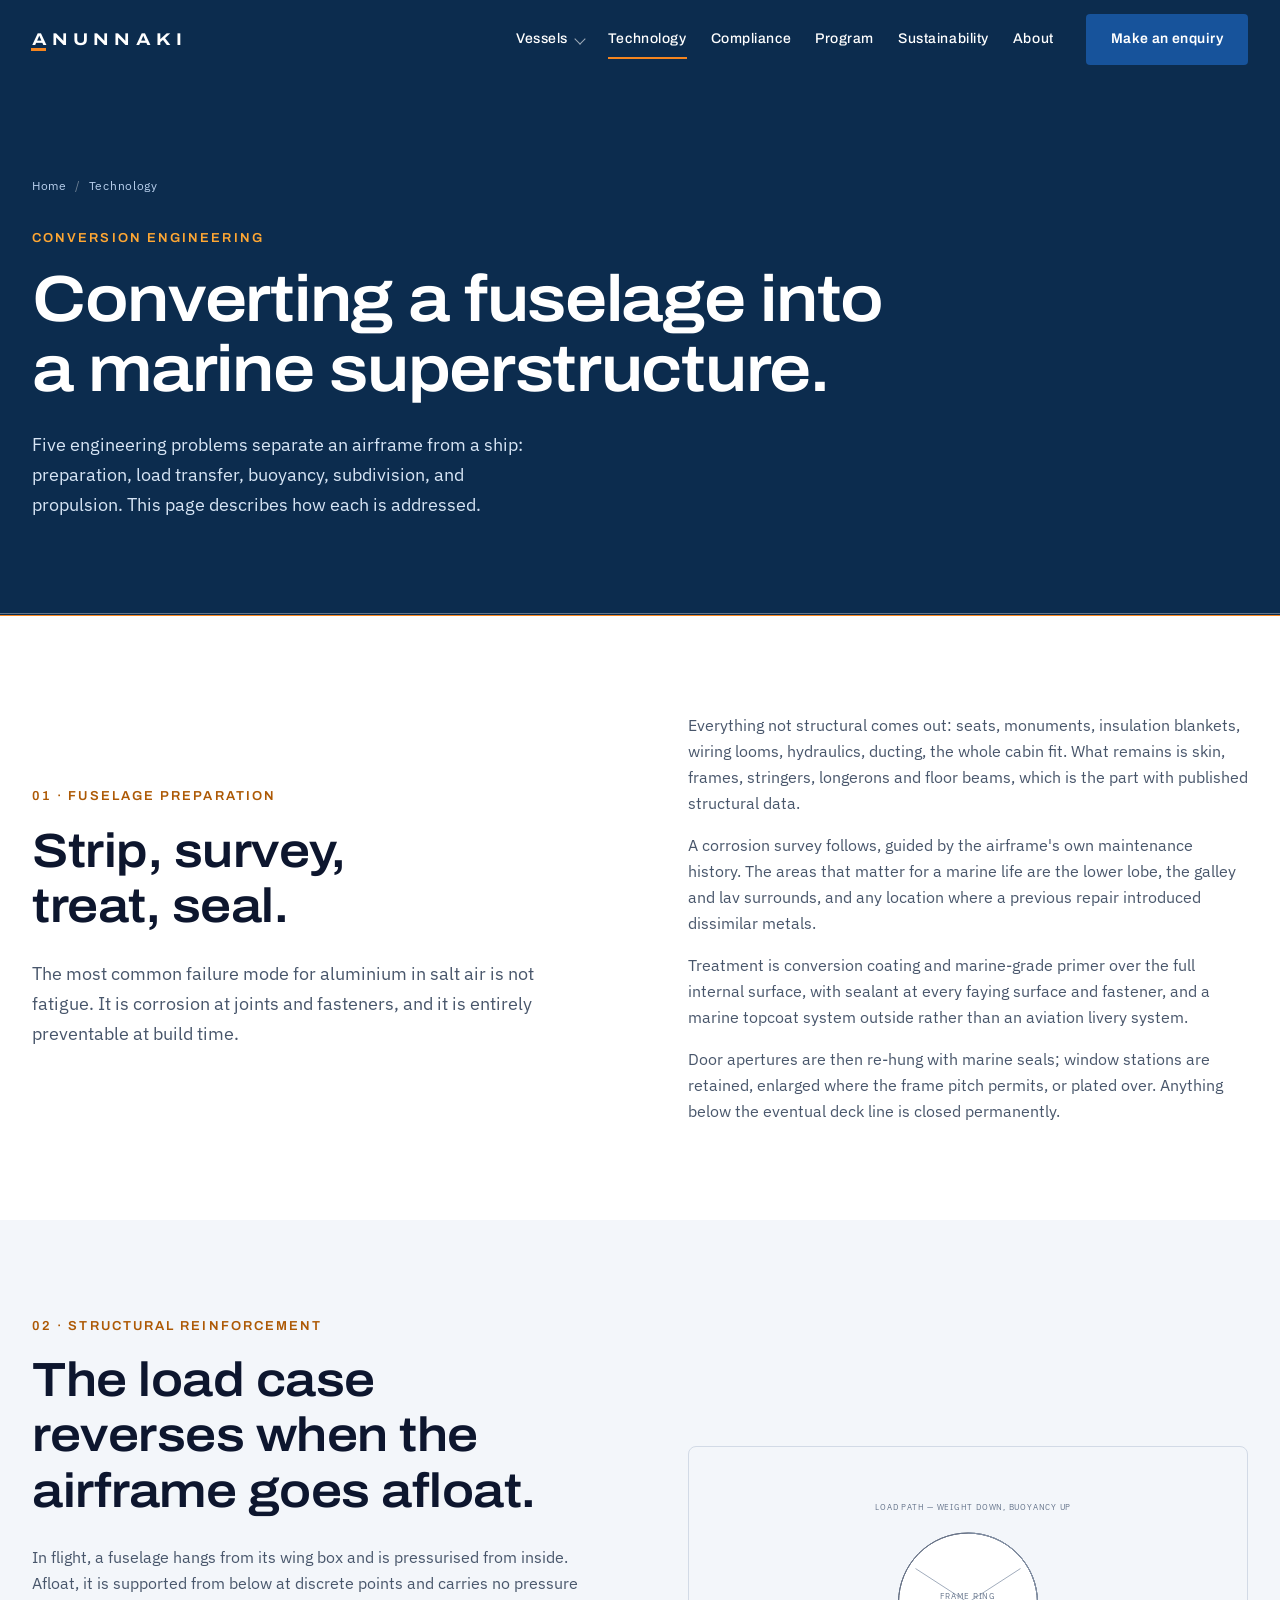
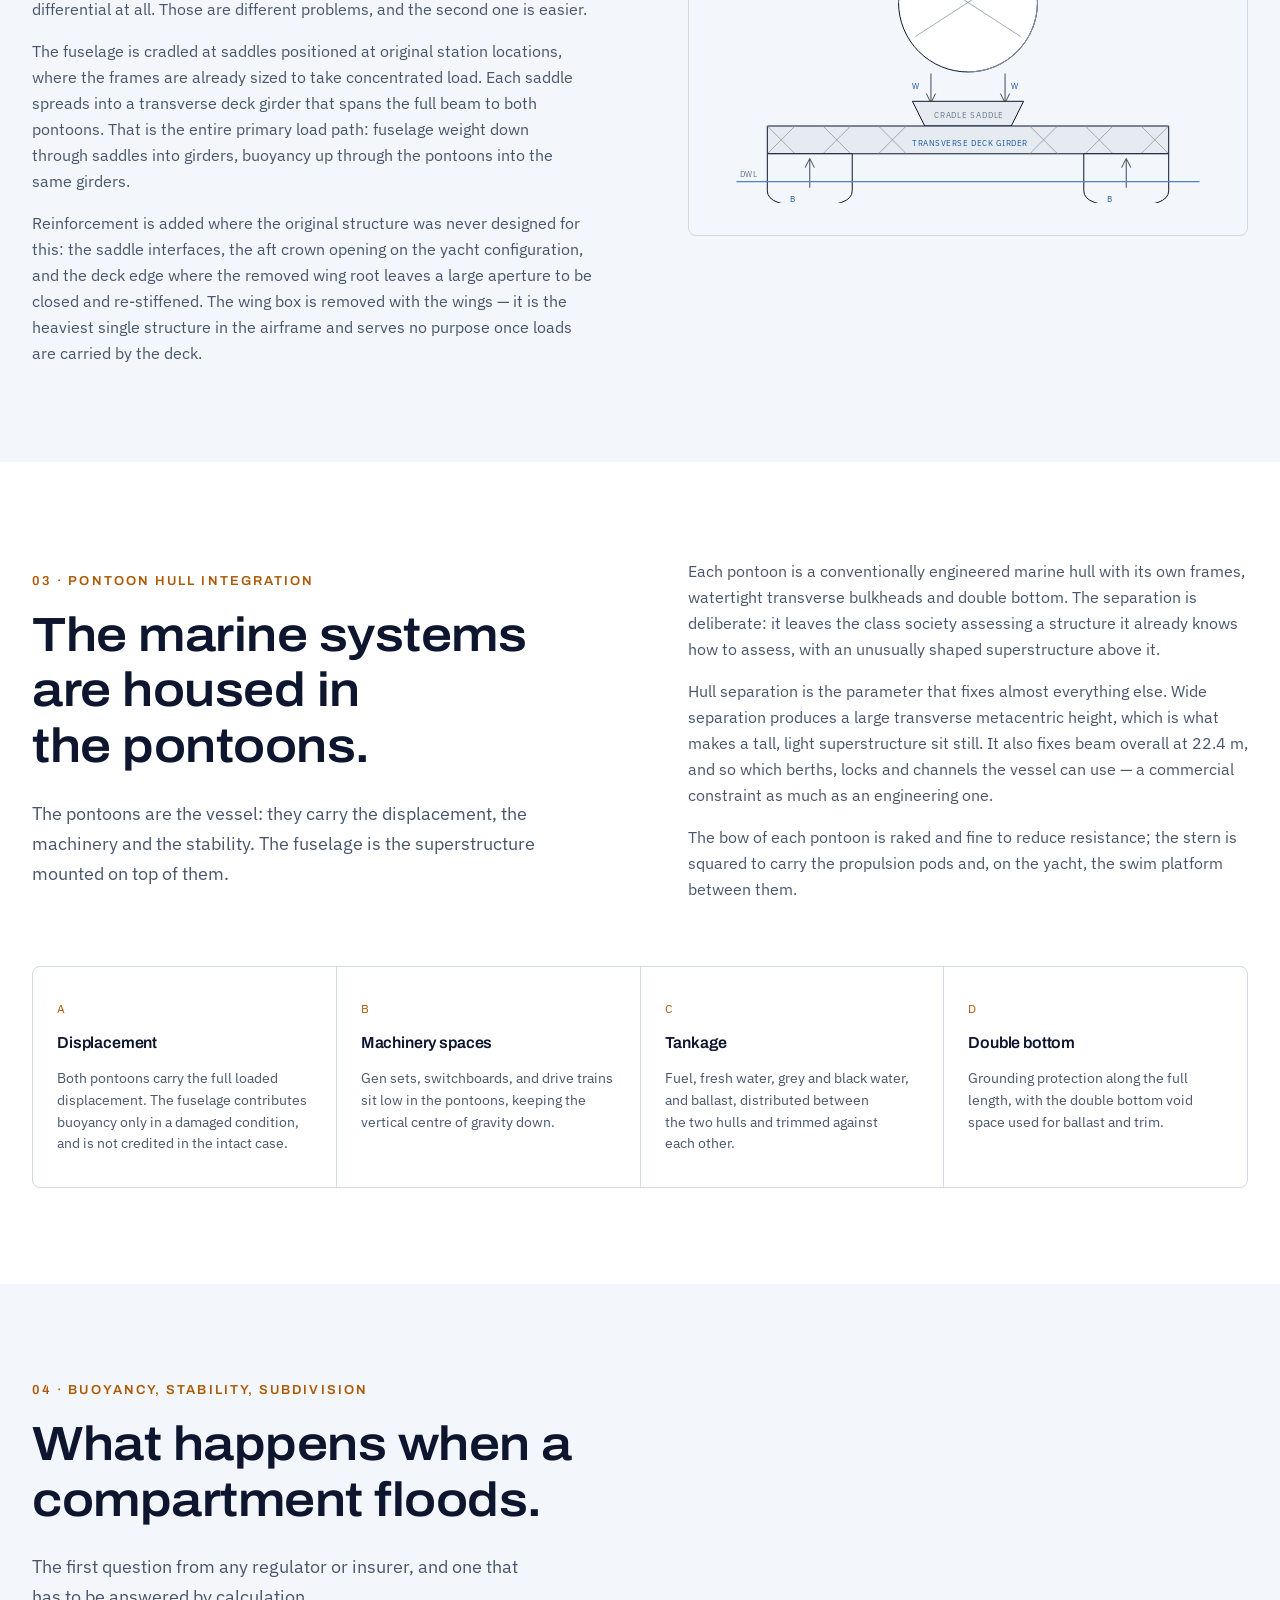
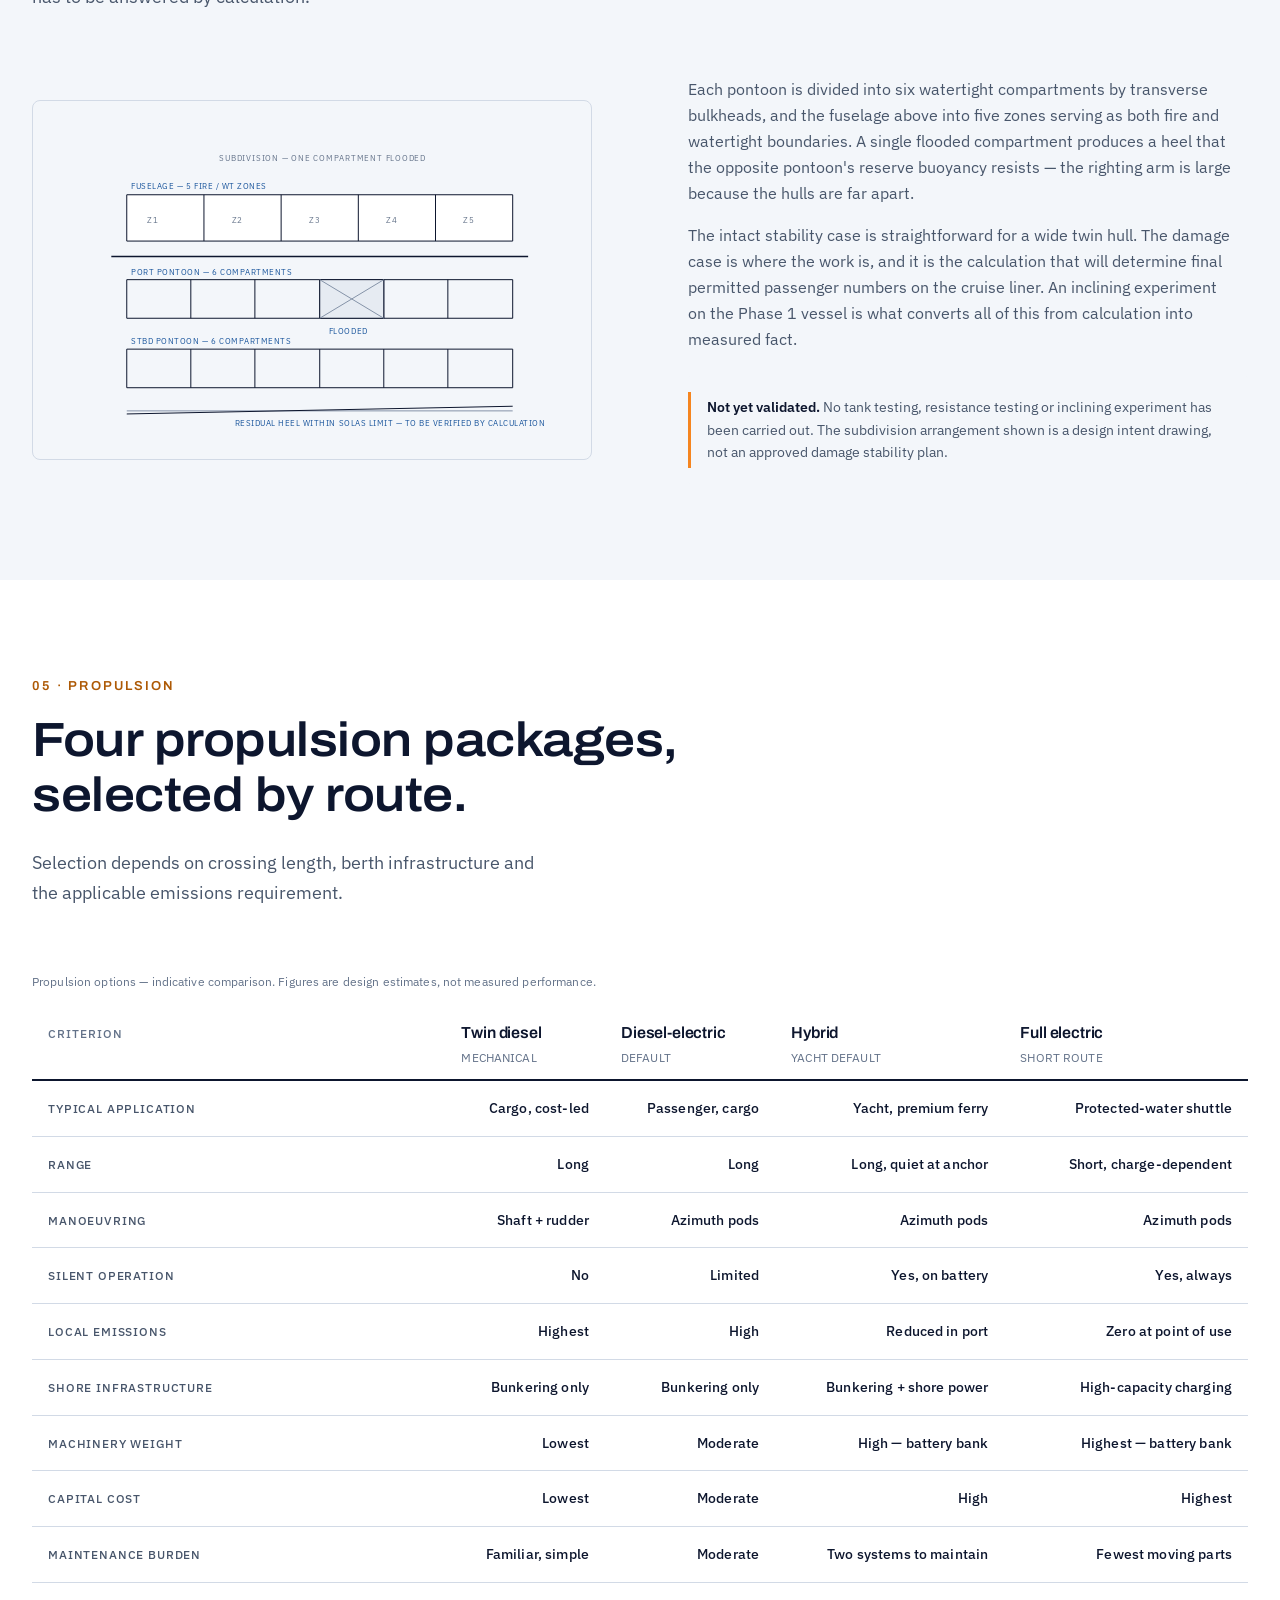
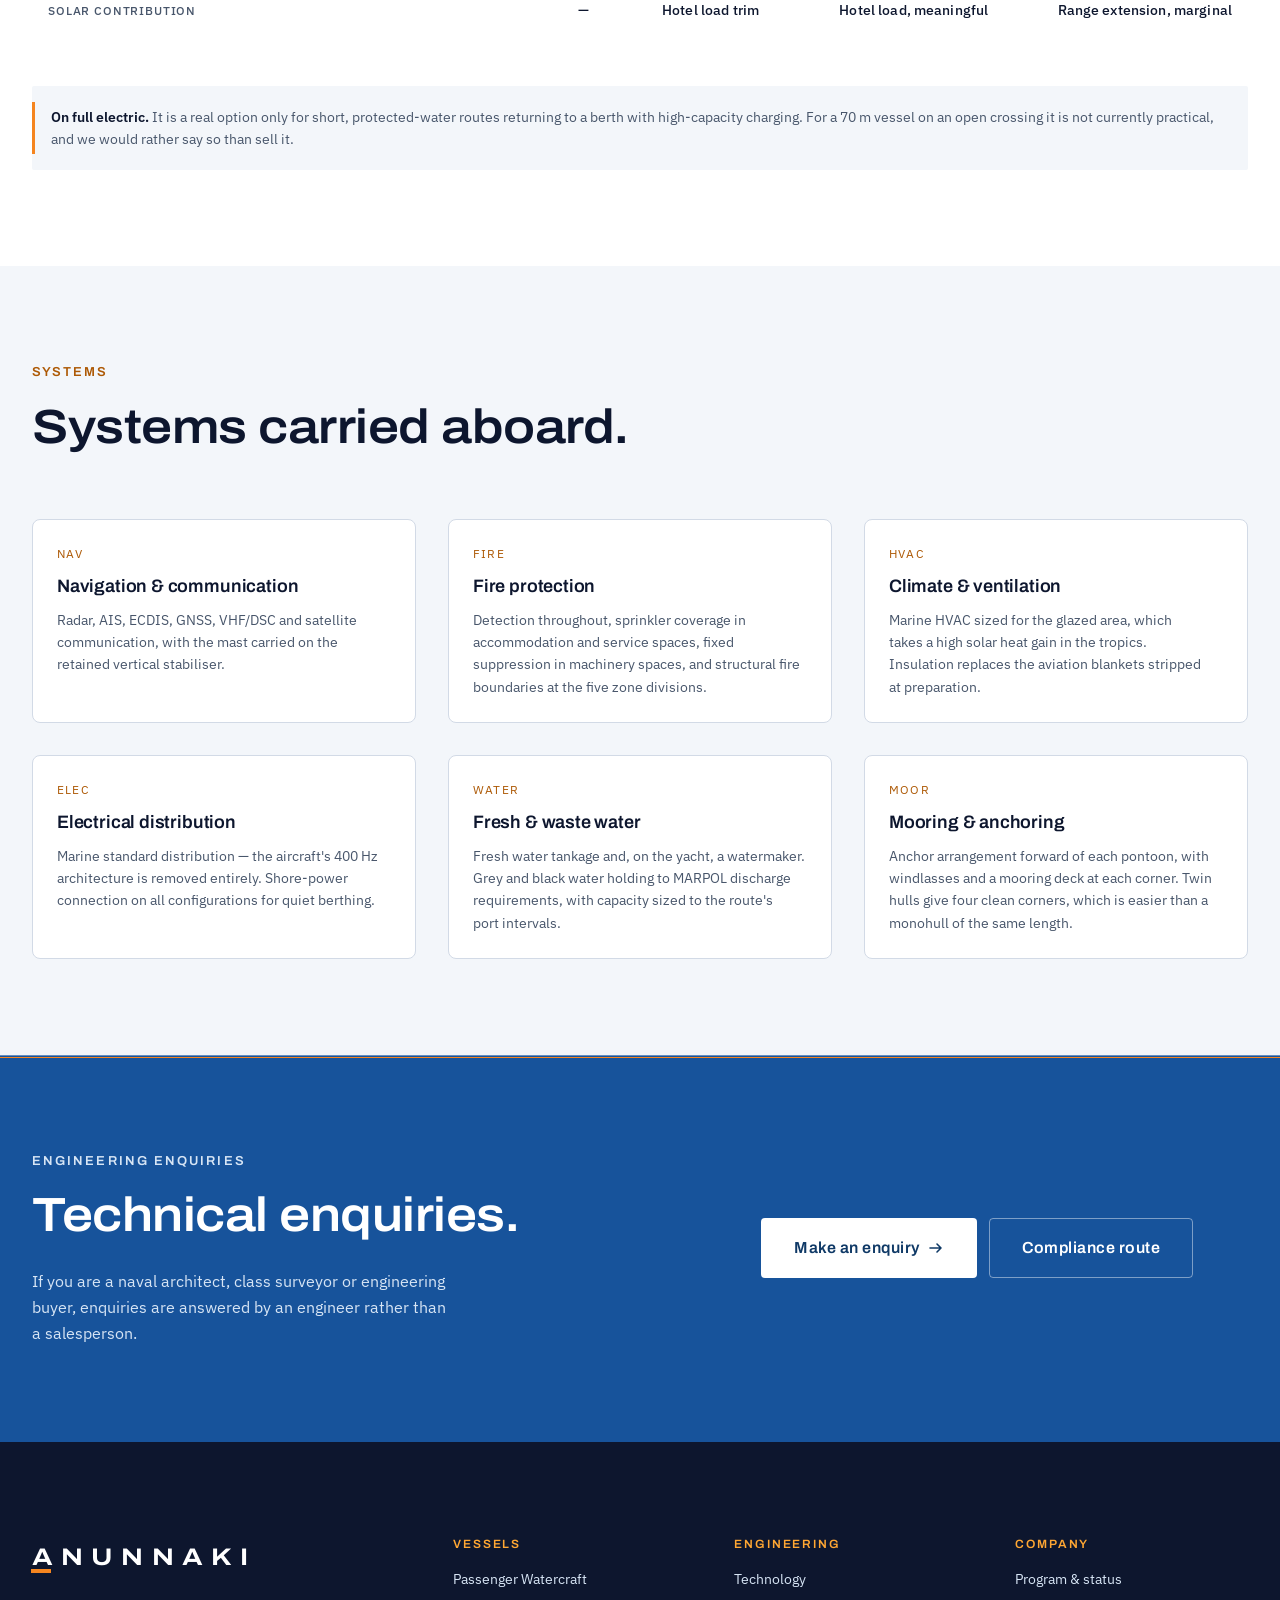
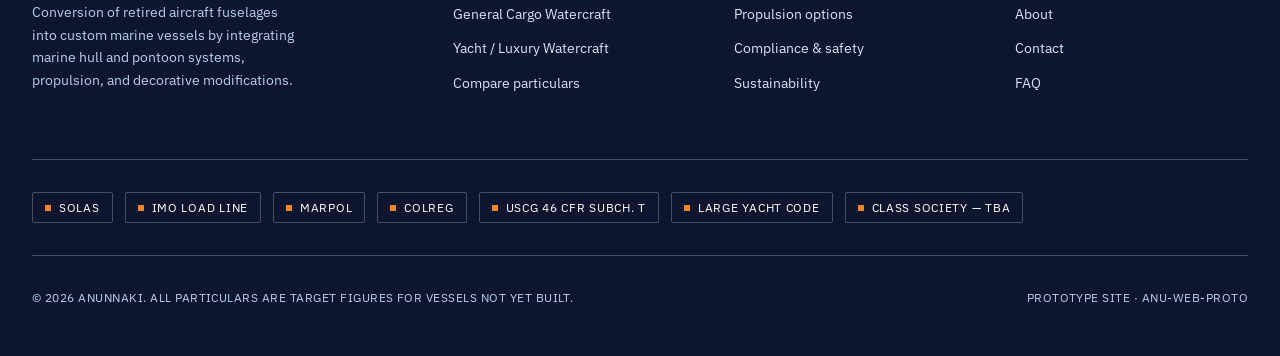
<file: technology.html>
<!DOCTYPE html>
<html lang="en" class="no-js">
<head>
<meta charset="utf-8">
<meta name="viewport" content="width=device-width, initial-scale=1">
<title>Technology — Fuselage Conversion &amp; Marine Integration | ANUNNAKI</title>
<meta name="description" content="How ANUNNAKI converts a Boeing 747 fuselage into a marine vessel: structural preparation, pontoon hull integration, buoyancy and stability, watertight compartmentalisation, and four propulsion options compared.">

<link rel="preconnect" href="https://fonts.googleapis.com">
<link rel="preconnect" href="https://fonts.gstatic.com" crossorigin>
<link rel="stylesheet" href="https://fonts.googleapis.com/css2?family=Archivo:wdth,wght@75..125,400..700&family=IBM+Plex+Sans:wght@400;500;600&display=swap">
<link rel="stylesheet" href="styles.css">
</head>

<body>

<a class="skip-link" href="#main">Skip to content</a>

<header class="site-header" data-header data-over-hero="true">
  <div class="site-header__inner">
    <a class="logo" href="index.html" aria-label="ANUNNAKI — home">
      <span class="logo__mark">A</span><span>NUNNAKI</span>
    </a>
    <nav class="nav" aria-label="Primary">
      <ul class="nav__list">
        <li class="nav__item">
          <a class="nav__link nav__link--has-menu" href="vessels.html">Vessels <span class="nav__caret" aria-hidden="true"></span></a>
          <div class="nav__menu">
            <a class="nav__menu-link" href="passenger.html"><span class="nav__menu-title">Passenger Watercraft</span><span class="nav__menu-meta">747 CRUISE LINER · 450 PAX</span></a>
            <a class="nav__menu-link" href="cargo.html"><span class="nav__menu-title">General Cargo Watercraft</span><span class="nav__menu-meta">747 CARGO BARGE · 120 T</span></a>
            <a class="nav__menu-link" href="yacht.html"><span class="nav__menu-title">Yacht / Luxury Watercraft</span><span class="nav__menu-meta">747 LUXURY YACHT · 30 GUESTS</span></a>
          </div>
        </li>
        <li class="nav__item"><a class="nav__link" href="technology.html" aria-current="page">Technology</a></li>
        <li class="nav__item"><a class="nav__link" href="compliance.html">Compliance</a></li>
        <li class="nav__item"><a class="nav__link" href="program.html">Program</a></li>
        <li class="nav__item"><a class="nav__link" href="sustainability.html">Sustainability</a></li>
        <li class="nav__item"><a class="nav__link" href="about.html">About</a></li>
      </ul>
      <a class="btn btn--primary" href="contact.html">Make an enquiry</a>
    </nav>
    <button class="nav-toggle" type="button" data-nav-toggle aria-expanded="false" aria-controls="drawer" aria-label="Open menu">
      <span class="nav-toggle__bar"></span><span class="nav-toggle__bar"></span><span class="nav-toggle__bar"></span>
    </button>
  </div>
</header>

<div class="drawer" id="drawer" data-drawer data-open="false">
  <p class="drawer__group-label">Vessels</p>
  <a class="drawer__link" href="passenger.html">Passenger <span class="drawer__meta">450 PAX</span></a>
  <a class="drawer__link" href="cargo.html">Cargo <span class="drawer__meta">120 T</span></a>
  <a class="drawer__link" href="yacht.html">Yacht <span class="drawer__meta">30 GUESTS</span></a>
  <p class="drawer__group-label">Company</p>
  <a class="drawer__link" href="technology.html" aria-current="page">Technology</a>
  <a class="drawer__link" href="compliance.html">Compliance &amp; Safety</a>
  <a class="drawer__link" href="program.html">Program</a>
  <a class="drawer__link" href="sustainability.html">Sustainability</a>
  <a class="drawer__link" href="about.html">About</a>
  <a class="drawer__link" href="faq.html">FAQ</a>
  <a class="drawer__link" href="contact.html">Contact</a>
</div>


<main id="main">

<section class="hero hero--title">
  <div class="container">
    <nav class="breadcrumb breadcrumb--on-brand mb-6" aria-label="Breadcrumb">
      <ol><li><a href="index.html">Home</a></li><li>Technology</li></ol>
    </nav>
    <p class="eyebrow eyebrow--on-brand">Conversion engineering</p>
    <h1>Converting a fuselage into a marine superstructure.</h1>
    <p class="hero__lead">
      Five engineering problems separate an airframe from a ship: preparation, load transfer,
      buoyancy, subdivision, and propulsion. This page describes how each is addressed.
    </p>
  </div>
</section>

<!-- ======================================================================
     01 — FUSELAGE PREPARATION
     ====================================================================== -->
<section class="section" id="preparation">
  <div class="container">
    <div class="split">
      <div class="reveal">
        <p class="eyebrow">01 · Fuselage preparation</p>
        <h2>Strip, survey, treat, seal.</h2>
        <p class="lead mt-5">
          The most common failure mode for aluminium in salt air is not fatigue. It is corrosion
          at joints and fasteners, and it is entirely preventable at build time.
        </p>
      </div>
      <div class="prose reveal">
        <p>
          Everything not structural comes out: seats, monuments, insulation blankets, wiring looms,
          hydraulics, ducting, the whole cabin fit. What remains is skin, frames, stringers,
          longerons and floor beams, which is the part with published structural data.
        </p>
        <p>
          A corrosion survey follows, guided by the airframe's own maintenance history. The areas
          that matter for a marine life are the lower lobe, the galley and lav surrounds, and any
          location where a previous repair introduced dissimilar metals.
        </p>
        <p>
          Treatment is conversion coating and marine-grade primer over the full internal surface,
          with sealant at every faying surface and fastener, and a marine topcoat system outside
          rather than an aviation livery system.
        </p>
        <p>
          Door apertures are then re-hung with marine seals; window stations are retained, enlarged
          where the frame pitch permits, or plated over. Anything below the eventual deck line is
          closed permanently.
        </p>
      </div>
    </div>
  </div>
</section>

<!-- ======================================================================
     02 — STRUCTURAL REINFORCEMENT
     ====================================================================== -->
<section class="section section--sunken" id="structure">
  <div class="container">
    <div class="split split--reverse">
      <div class="split__media reveal">
        <svg class="ga" viewBox="0 0 640 420" role="img"
             aria-label="Diagram of load transfer from fuselage to hull. The fuselage skin and frames transfer load through cradle saddles at original fuselage station positions into transverse deck girders, which span to the two pontoon hulls where buoyancy acts upward.">
          <g transform="translate(20,20)">
            <!-- fuselage section -->
            <circle class="fill-white" cx="300" cy="140" r="90"/>
            <path class="dim" d="M 300 50 A 90 90 0 0 1 300 230"/>
            <!-- frames -->
            <g class="dim">
              <path d="M 210 140 A 90 90 0 0 1 390 140"/>
              <path d="M 232 96 L 368 184 M 368 96 L 232 184"/>
            </g>
            <text x="264" y="136" class="tag">FRAME RING</text>

            <!-- load arrows down -->
            <g class="ln">
              <path d="M 252 232 L 252 268 M 246 258 L 252 270 L 258 258"/>
              <path d="M 348 232 L 348 268 M 342 258 L 348 270 L 354 258"/>
            </g>
            <text x="228" y="252" class="callout">W</text>
            <text x="356" y="252" class="callout">W</text>

            <!-- cradle saddle -->
            <path class="fill-mid" d="M 228 268 L 372 268 L 356 300 L 244 300 Z"/>
            <text x="256" y="290" class="tag">CRADLE SADDLE</text>

            <!-- transverse girder -->
            <path class="fill-mid" d="M 40 300 L 560 300 L 560 336 L 40 336 Z"/>
            <g class="dim">
              <path d="M 40 300 L 76 336 M 76 300 L 40 336 M 112 300 L 148 336 M 148 300 L 112 336
                       M 184 300 L 220 336 M 220 300 L 184 336 M 380 300 L 416 336 M 416 300 L 380 336
                       M 452 300 L 488 336 M 488 300 L 452 336 M 524 300 L 560 336 M 560 300 L 524 336"/>
            </g>
            <text x="228" y="326" class="callout">TRANSVERSE DECK GIRDER</text>

            <!-- pontoons -->
            <path class="fill-light" d="M 40 336 L 150 336 L 150 384 Q 150 404 95 404 Q 40 404 40 384 Z"/>
            <path class="fill-light" d="M 450 336 L 560 336 L 560 384 Q 560 404 505 404 Q 450 404 450 384 Z"/>

            <!-- buoyancy arrows up -->
            <g class="ln">
              <path d="M 95 380 L 95 344 M 89 354 L 95 342 L 101 354"/>
              <path d="M 505 380 L 505 344 M 499 354 L 505 342 L 511 354"/>
            </g>
            <text x="70" y="398" class="callout">B</text>
            <text x="480" y="398" class="callout">B</text>

            <path class="wl" d="M 0 372 H 600"/>
            <text x="4" y="366" class="tag">DWL</text>

            <text x="180" y="20" class="tag">LOAD PATH — WEIGHT DOWN, BUOYANCY UP</text>
          </g>
        </svg>
      </div>
      <div class="reveal">
        <p class="eyebrow">02 · Structural reinforcement</p>
        <h2>The load case reverses when the airframe goes afloat.</h2>
        <div class="prose mt-5">
          <p>
            In flight, a fuselage hangs from its wing box and is pressurised from inside. Afloat,
            it is supported from below at discrete points and carries no pressure differential at
            all. Those are different problems, and the second one is easier.
          </p>
          <p>
            The fuselage is cradled at saddles positioned at original station locations, where the
            frames are already sized to take concentrated load. Each saddle spreads into a
            transverse deck girder that spans the full beam to both pontoons. That is the entire
            primary load path: fuselage weight down through saddles into girders, buoyancy up
            through the pontoons into the same girders.
          </p>
          <p>
            Reinforcement is added where the original structure was never designed for this: the
            saddle interfaces, the aft crown opening on the yacht configuration, and the deck edge
            where the removed wing root leaves a large aperture to be closed and re-stiffened. The
            wing box is removed with the wings — it is the heaviest single structure in the
            airframe and serves no purpose once loads are carried by the deck.
          </p>
        </div>
      </div>
    </div>
  </div>
</section>

<!-- ======================================================================
     03 — PONTOON HULL INTEGRATION
     ====================================================================== -->
<section class="section" id="hull">
  <div class="container">
    <div class="split">
      <div class="reveal">
        <p class="eyebrow">03 · Pontoon hull integration</p>
        <h2>The marine systems are housed in the pontoons.</h2>
        <p class="lead mt-5">
          The pontoons are the vessel: they carry the displacement, the machinery and the stability.
          The fuselage is the superstructure mounted on top of them.
        </p>
      </div>
      <div class="prose reveal">
        <p>
          Each pontoon is a conventionally engineered marine hull with its own frames, watertight
          transverse bulkheads and double bottom. The separation is deliberate: it leaves the class
          society assessing a structure it already knows how to assess, with an unusually shaped
          superstructure above it.
        </p>
        <p>
          Hull separation is the parameter that fixes almost everything else. Wide separation
          produces a large transverse metacentric height, which is what makes a tall, light
          superstructure sit still. It also fixes beam overall at 22.4&nbsp;m, and so which berths,
          locks and channels the vessel can use — a commercial constraint as much as an engineering
          one.
        </p>
        <p>
          The bow of each pontoon is raked and fine to reduce resistance; the stern is squared to
          carry the propulsion pods and, on the yacht, the swim platform between them.
        </p>
      </div>
    </div>

    <div class="feature-grid mt-8 reveal">
      <div class="feature"><span class="feature__index">A</span><span class="feature__title">Displacement</span><p class="feature__desc">Both pontoons carry the full loaded displacement. The fuselage contributes buoyancy only in a damaged condition, and is not credited in the intact case.</p></div>
      <div class="feature"><span class="feature__index">B</span><span class="feature__title">Machinery spaces</span><p class="feature__desc">Gen sets, switchboards, and drive trains sit low in the pontoons, keeping the vertical centre of gravity down.</p></div>
      <div class="feature"><span class="feature__index">C</span><span class="feature__title">Tankage</span><p class="feature__desc">Fuel, fresh water, grey and black water, and ballast, distributed between the two hulls and trimmed against each other.</p></div>
      <div class="feature"><span class="feature__index">D</span><span class="feature__title">Double bottom</span><p class="feature__desc">Grounding protection along the full length, with the double bottom void space used for ballast and trim.</p></div>
    </div>
  </div>
</section>

<!-- ======================================================================
     04 — BUOYANCY, STABILITY, SUBDIVISION
     ====================================================================== -->
<section class="section section--sunken" id="stability">
  <div class="container">
    <div class="section-header reveal">
      <p class="eyebrow">04 · Buoyancy, stability, subdivision</p>
      <h2>What happens when a compartment floods.</h2>
      <p class="section-header__lead">
        The first question from any regulator or insurer, and one that has to be answered by
        calculation.
      </p>
    </div>

    <div class="split">
      <div class="split__media reveal">
        <svg class="ga" viewBox="0 0 640 380" role="img"
             aria-label="Diagram showing watertight subdivision. Both pontoon hulls are divided into six compartments by transverse bulkheads, and the fuselage above is divided into five zones. One flooded compartment is shaded, with the resulting heel angle indicated as small.">
          <g transform="translate(20,20)">
            <text x="180" y="16" class="tag">SUBDIVISION — ONE COMPARTMENT FLOODED</text>

            <!-- fuselage zones -->
            <path class="fill-white" d="M 60 60 L 560 60 L 560 120 L 60 120 Z"/>
            <path class="ln" d="M 160 60 V 120 M 260 60 V 120 M 360 60 V 120 M 460 60 V 120"/>
            <text x="86" y="96" class="tag">Z1</text>
            <text x="196" y="96" class="tag">Z2</text>
            <text x="296" y="96" class="tag">Z3</text>
            <text x="396" y="96" class="tag">Z4</text>
            <text x="496" y="96" class="tag">Z5</text>
            <text x="66" y="52" class="callout">FUSELAGE — 5 FIRE / WT ZONES</text>

            <!-- deck -->
            <path class="ln-2" d="M 40 140 L 580 140"/>

            <!-- port pontoon plan strip -->
            <path class="fill-light" d="M 60 170 L 560 170 L 560 220 L 60 220 Z"/>
            <path class="ln" d="M 143 170 V 220 M 226 170 V 220 M 310 170 V 220 M 393 170 V 220 M 476 170 V 220"/>
            <path class="fill-mid" d="M 310 170 L 393 170 L 393 220 L 310 220 Z"/>
            <path class="dim" d="M 310 170 L 393 220 M 393 170 L 310 220"/>
            <text x="66" y="164" class="callout">PORT PONTOON — 6 COMPARTMENTS</text>
            <text x="322" y="240" class="callout">FLOODED</text>

            <!-- stbd pontoon plan strip -->
            <path class="fill-light" d="M 60 260 L 560 260 L 560 310 L 60 310 Z"/>
            <path class="ln" d="M 143 260 V 310 M 226 260 V 310 M 310 260 V 310 M 393 260 V 310 M 476 260 V 310"/>
            <text x="66" y="254" class="callout">STBD PONTOON — 6 COMPARTMENTS</text>

            <!-- resulting heel -->
            <path class="dim" d="M 60 340 L 560 340"/>
            <path class="ln" d="M 60 344 L 560 334"/>
            <text x="200" y="360" class="callout">RESIDUAL HEEL WITHIN SOLAS LIMIT — TO BE VERIFIED BY CALCULATION</text>
          </g>
        </svg>
      </div>

      <div class="prose reveal">
        <p>
          Each pontoon is divided into six watertight compartments by transverse bulkheads, and the
          fuselage above into five zones serving as both fire and watertight boundaries. A single
          flooded compartment produces a heel that the opposite pontoon's reserve buoyancy resists
          — the righting arm is large because the hulls are far apart.
        </p>
        <p>
          The intact stability case is straightforward for a wide twin hull. The damage case is
          where the work is, and it is the calculation that will determine final permitted
          passenger numbers on the cruise liner. An inclining experiment on the Phase&nbsp;1 vessel
          is what converts all of this from calculation into measured fact.
        </p>
        <div class="notice mt-5">
          <p class="notice__body">
            <strong>Not yet validated.</strong> No tank testing, resistance testing or inclining
            experiment has been carried out. The subdivision arrangement shown is a design intent
            drawing, not an approved damage stability plan.
          </p>
        </div>
      </div>
    </div>
  </div>
</section>

<!-- ======================================================================
     05 — PROPULSION OPTIONS — spec component as comparison
     ====================================================================== -->
<section class="section" id="propulsion">
  <div class="container container--wide" data-spec-scope>

    <div class="section-header reveal">
      <p class="eyebrow">05 · Propulsion</p>
      <h2>Four propulsion packages, selected by route.</h2>
      <p class="section-header__lead">
        Selection depends on crossing length, berth infrastructure and the applicable emissions
        requirement.
      </p>
    </div>

    <div class="spec reveal">
      <div class="spec__scroll">
        <table class="spec-table spec-table--compare" id="propulsion-table">
          <caption>Propulsion options — indicative comparison. Figures are design estimates, not measured performance.</caption>
          <thead>
            <tr>
              <th scope="col">Criterion</th>
              <th scope="col">Twin diesel<span class="spec-table__sub">MECHANICAL</span></th>
              <th scope="col">Diesel-electric<span class="spec-table__sub">DEFAULT</span></th>
              <th scope="col">Hybrid<span class="spec-table__sub">YACHT DEFAULT</span></th>
              <th scope="col">Full electric<span class="spec-table__sub">SHORT ROUTE</span></th>
            </tr>
          </thead>
          <tbody>
            <tr><th scope="row">Typical application</th><td data-col="Twin diesel">Cargo, cost-led</td><td data-col="Diesel-electric">Passenger, cargo</td><td data-col="Hybrid">Yacht, premium ferry</td><td data-col="Full electric">Protected-water shuttle</td></tr>
            <tr><th scope="row">Range</th><td data-col="Twin diesel">Long</td><td data-col="Diesel-electric">Long</td><td data-col="Hybrid">Long, quiet at anchor</td><td data-col="Full electric">Short, charge-dependent</td></tr>
            <tr><th scope="row">Manoeuvring</th><td data-col="Twin diesel">Shaft + rudder</td><td data-col="Diesel-electric">Azimuth pods</td><td data-col="Hybrid">Azimuth pods</td><td data-col="Full electric">Azimuth pods</td></tr>
            <tr><th scope="row">Silent operation</th><td data-col="Twin diesel">No</td><td data-col="Diesel-electric">Limited</td><td data-col="Hybrid">Yes, on battery</td><td data-col="Full electric">Yes, always</td></tr>
            <tr><th scope="row">Local emissions</th><td data-col="Twin diesel">Highest</td><td data-col="Diesel-electric">High</td><td data-col="Hybrid">Reduced in port</td><td data-col="Full electric">Zero at point of use</td></tr>
            <tr><th scope="row">Shore infrastructure</th><td data-col="Twin diesel">Bunkering only</td><td data-col="Diesel-electric">Bunkering only</td><td data-col="Hybrid">Bunkering + shore power</td><td data-col="Full electric">High-capacity charging</td></tr>
            <tr><th scope="row">Machinery weight</th><td data-col="Twin diesel">Lowest</td><td data-col="Diesel-electric">Moderate</td><td data-col="Hybrid">High — battery bank</td><td data-col="Full electric">Highest — battery bank</td></tr>
            <tr><th scope="row">Capital cost</th><td data-col="Twin diesel">Lowest</td><td data-col="Diesel-electric">Moderate</td><td data-col="Hybrid">High</td><td data-col="Full electric">Highest</td></tr>
            <tr><th scope="row">Maintenance burden</th><td data-col="Twin diesel">Familiar, simple</td><td data-col="Diesel-electric">Moderate</td><td data-col="Hybrid">Two systems to maintain</td><td data-col="Full electric">Fewest moving parts</td></tr>
            <tr><th scope="row">Solar contribution</th><td data-col="Twin diesel">—</td><td data-col="Diesel-electric">Hotel load trim</td><td data-col="Hybrid">Hotel load, meaningful</td><td data-col="Full electric">Range extension, marginal</td></tr>
          </tbody>
        </table>
      </div>
    </div>

    <div class="notice mt-7 reveal">
      <p class="notice__body">
        <strong>On full electric.</strong> It is a real option only for short, protected-water
        routes returning to a berth with high-capacity charging. For a 70&nbsp;m vessel on an open
        crossing it is not currently practical, and we would rather say so than sell it.
      </p>
    </div>

  </div>
</section>

<!-- ======================================================================
     SYSTEMS
     ====================================================================== -->
<section class="section section--sunken">
  <div class="container">
    <div class="section-header reveal">
      <p class="eyebrow">Systems</p>
      <h2>Systems carried aboard.</h2>
    </div>

    <div class="auto-grid auto-grid--3">
      <div class="compliance-card reveal">
        <span class="compliance-card__code">NAV</span>
        <h3 class="compliance-card__title">Navigation &amp; communication</h3>
        <p class="compliance-card__desc">
          Radar, AIS, ECDIS, GNSS, VHF/DSC and satellite communication, with the mast carried on
          the retained vertical stabiliser.
        </p>
      </div>
      <div class="compliance-card reveal">
        <span class="compliance-card__code">FIRE</span>
        <h3 class="compliance-card__title">Fire protection</h3>
        <p class="compliance-card__desc">
          Detection throughout, sprinkler coverage in accommodation and service spaces, fixed
          suppression in machinery spaces, and structural fire boundaries at the five zone
          divisions.
        </p>
      </div>
      <div class="compliance-card reveal">
        <span class="compliance-card__code">HVAC</span>
        <h3 class="compliance-card__title">Climate &amp; ventilation</h3>
        <p class="compliance-card__desc">
          Marine HVAC sized for the glazed area, which takes a high solar heat gain in the tropics.
          Insulation replaces the aviation blankets stripped at preparation.
        </p>
      </div>
      <div class="compliance-card reveal">
        <span class="compliance-card__code">ELEC</span>
        <h3 class="compliance-card__title">Electrical distribution</h3>
        <p class="compliance-card__desc">
          Marine standard distribution — the aircraft's 400&nbsp;Hz architecture is removed
          entirely. Shore-power connection on all configurations for quiet berthing.
        </p>
      </div>
      <div class="compliance-card reveal">
        <span class="compliance-card__code">WATER</span>
        <h3 class="compliance-card__title">Fresh &amp; waste water</h3>
        <p class="compliance-card__desc">
          Fresh water tankage and, on the yacht, a watermaker. Grey and black water holding to
          MARPOL discharge requirements, with capacity sized to the route's port intervals.
        </p>
      </div>
      <div class="compliance-card reveal">
        <span class="compliance-card__code">MOOR</span>
        <h3 class="compliance-card__title">Mooring &amp; anchoring</h3>
        <p class="compliance-card__desc">
          Anchor arrangement forward of each pontoon, with windlasses and a mooring deck at each
          corner. Twin hulls give four clean corners, which is easier than a monohull of the
          same length.
        </p>
      </div>
    </div>
  </div>
</section>

<section class="cta-band">
  <div class="container">
    <div class="cta-band__inner">
      <div>
        <p class="eyebrow eyebrow--on-brand">Engineering enquiries</p>
        <h2>Technical enquiries.</h2>
        <p class="mt-5">
          If you are a naval architect, class surveyor or engineering buyer, enquiries are answered
          by an engineer rather than a salesperson.
        </p>
      </div>
      <div class="cluster">
        <a class="btn btn--on-brand btn--lg" href="contact.html">
          Make an enquiry
          <svg class="btn__arrow" viewBox="0 0 16 16" fill="none" aria-hidden="true"><path d="M2 8h11M9 4l4 4-4 4" stroke="currentColor" stroke-width="1.6" stroke-linecap="round" stroke-linejoin="round"/></svg>
        </a>
        <a class="btn btn--on-brand-outline btn--lg" href="compliance.html">Compliance route</a>
      </div>
    </div>
  </div>
</section>

</main>

<footer class="site-footer">
  <div class="container">
    <div class="footer-grid">
      <div class="footer-grid__brand">
        <a class="logo logo--lg" href="index.html" aria-label="ANUNNAKI — home">
          <span class="logo__mark">A</span><span>NUNNAKI</span>
        </a>
        <p class="footer__blurb mt-5">
          Conversion of retired aircraft fuselages into custom marine vessels by integrating marine
          hull and pontoon systems, propulsion, and decorative modifications.
        </p>
      </div>
      <div>
        <h4 class="footer__heading">Vessels</h4>
        <ul class="footer__list">
          <li><a href="passenger.html">Passenger Watercraft</a></li>
          <li><a href="cargo.html">General Cargo Watercraft</a></li>
          <li><a href="yacht.html">Yacht / Luxury Watercraft</a></li>
          <li><a href="vessels.html">Compare particulars</a></li>
        </ul>
      </div>
      <div>
        <h4 class="footer__heading">Engineering</h4>
        <ul class="footer__list">
          <li><a href="technology.html">Technology</a></li>
          <li><a href="technology.html#propulsion">Propulsion options</a></li>
          <li><a href="compliance.html">Compliance &amp; safety</a></li>
          <li><a href="sustainability.html">Sustainability</a></li>
        </ul>
      </div>
      <div>
        <h4 class="footer__heading">Company</h4>
        <ul class="footer__list">
          <li><a href="program.html">Program &amp; status</a></li>
          <li><a href="about.html">About</a></li>
          <li><a href="contact.html">Contact</a></li>
          <li><a href="faq.html">FAQ</a></li>
        </ul>
      </div>
    </div>
    <div class="footer__compliance">
      <span class="badge badge--on-brand">SOLAS</span>
      <span class="badge badge--on-brand">IMO LOAD LINE</span>
      <span class="badge badge--on-brand">MARPOL</span>
      <span class="badge badge--on-brand">COLREG</span>
      <span class="badge badge--on-brand">USCG 46 CFR SUBCH. T</span>
      <span class="badge badge--on-brand">LARGE YACHT CODE</span>
      <span class="badge badge--on-brand">CLASS SOCIETY — TBA</span>
    </div>
    <div class="footer__legal">
      <span>© <span data-year>2026</span> ANUNNAKI. ALL PARTICULARS ARE TARGET FIGURES FOR VESSELS NOT YET BUILT.</span>
      <span>PROTOTYPE SITE · ANU-WEB-PROTO</span>
    </div>
  </div>
</footer>

<script src="site.js"></script>
<!-- impeccable-live-start -->
<script src="http://localhost:8400/live.js?token=92280152-2b45-4974-8314-2dab729a905e"></script>
<!-- impeccable-live-end -->
</body>
</html>
</file>
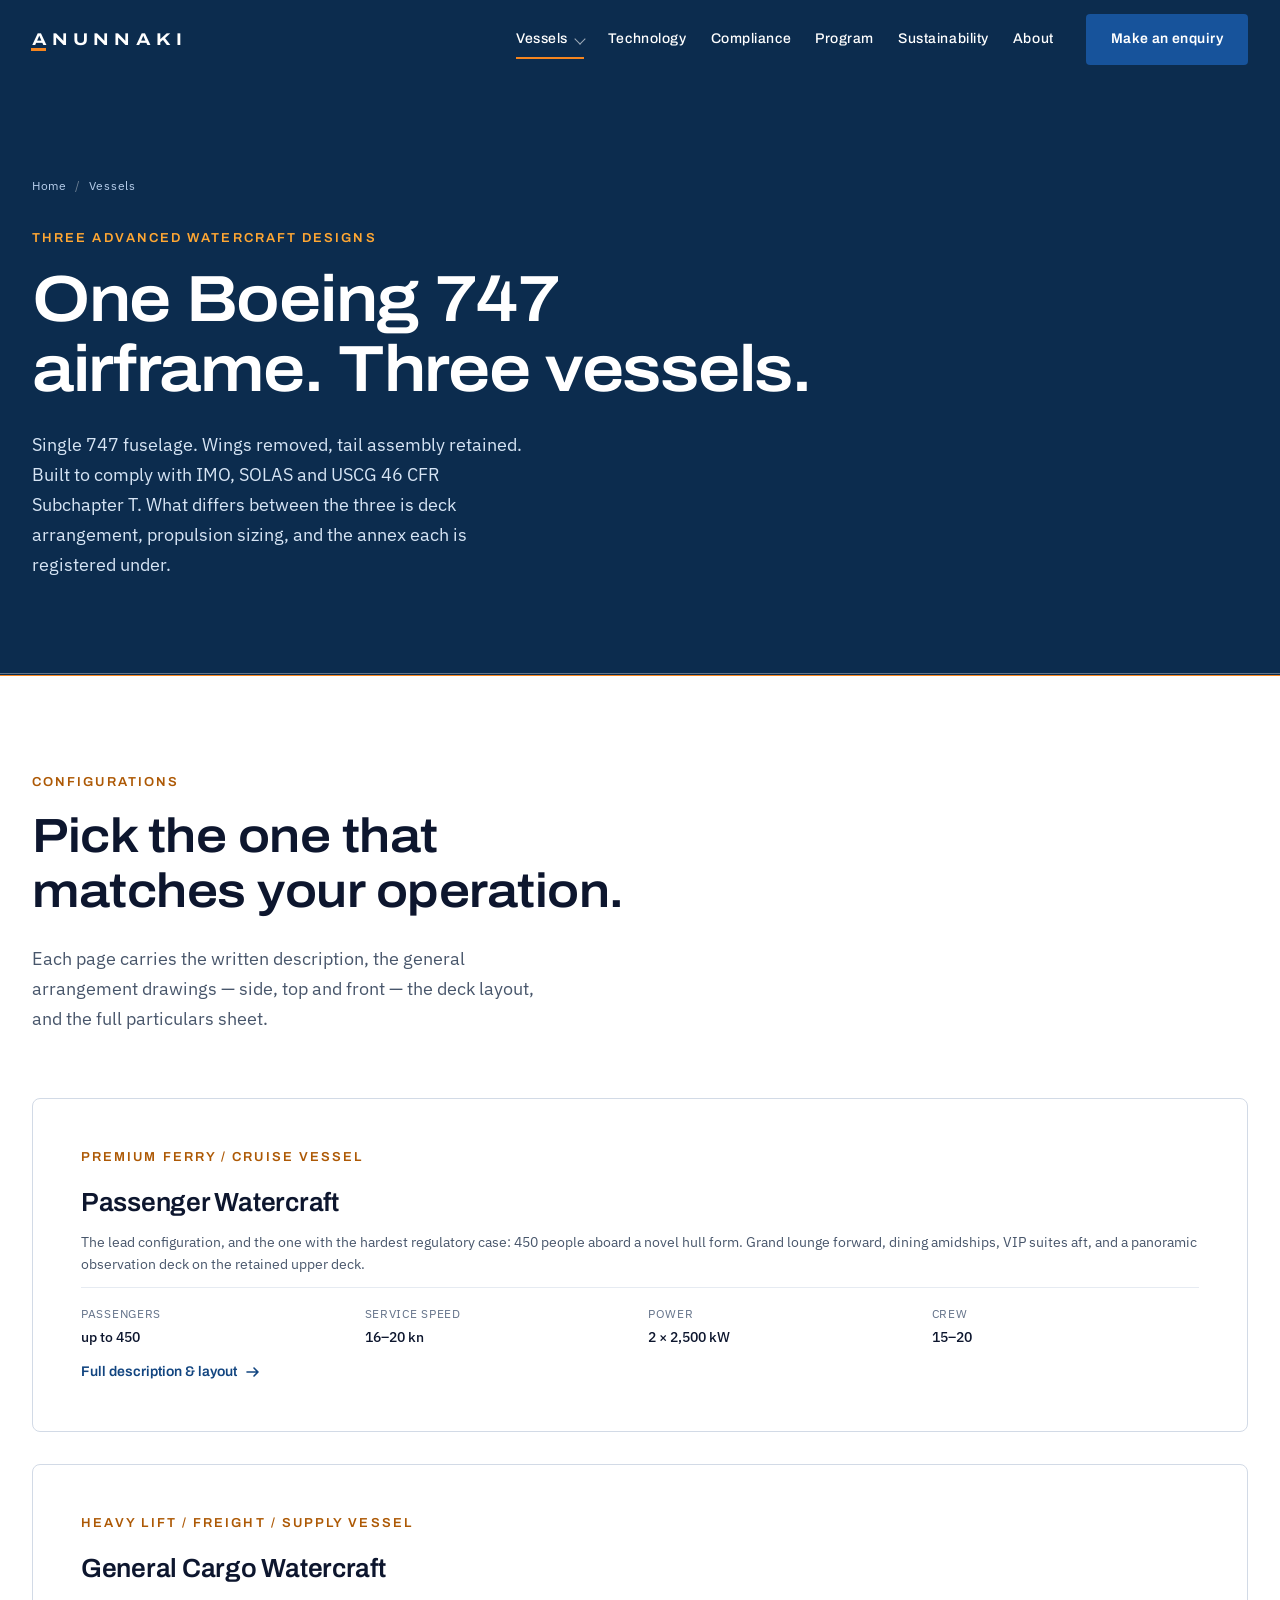
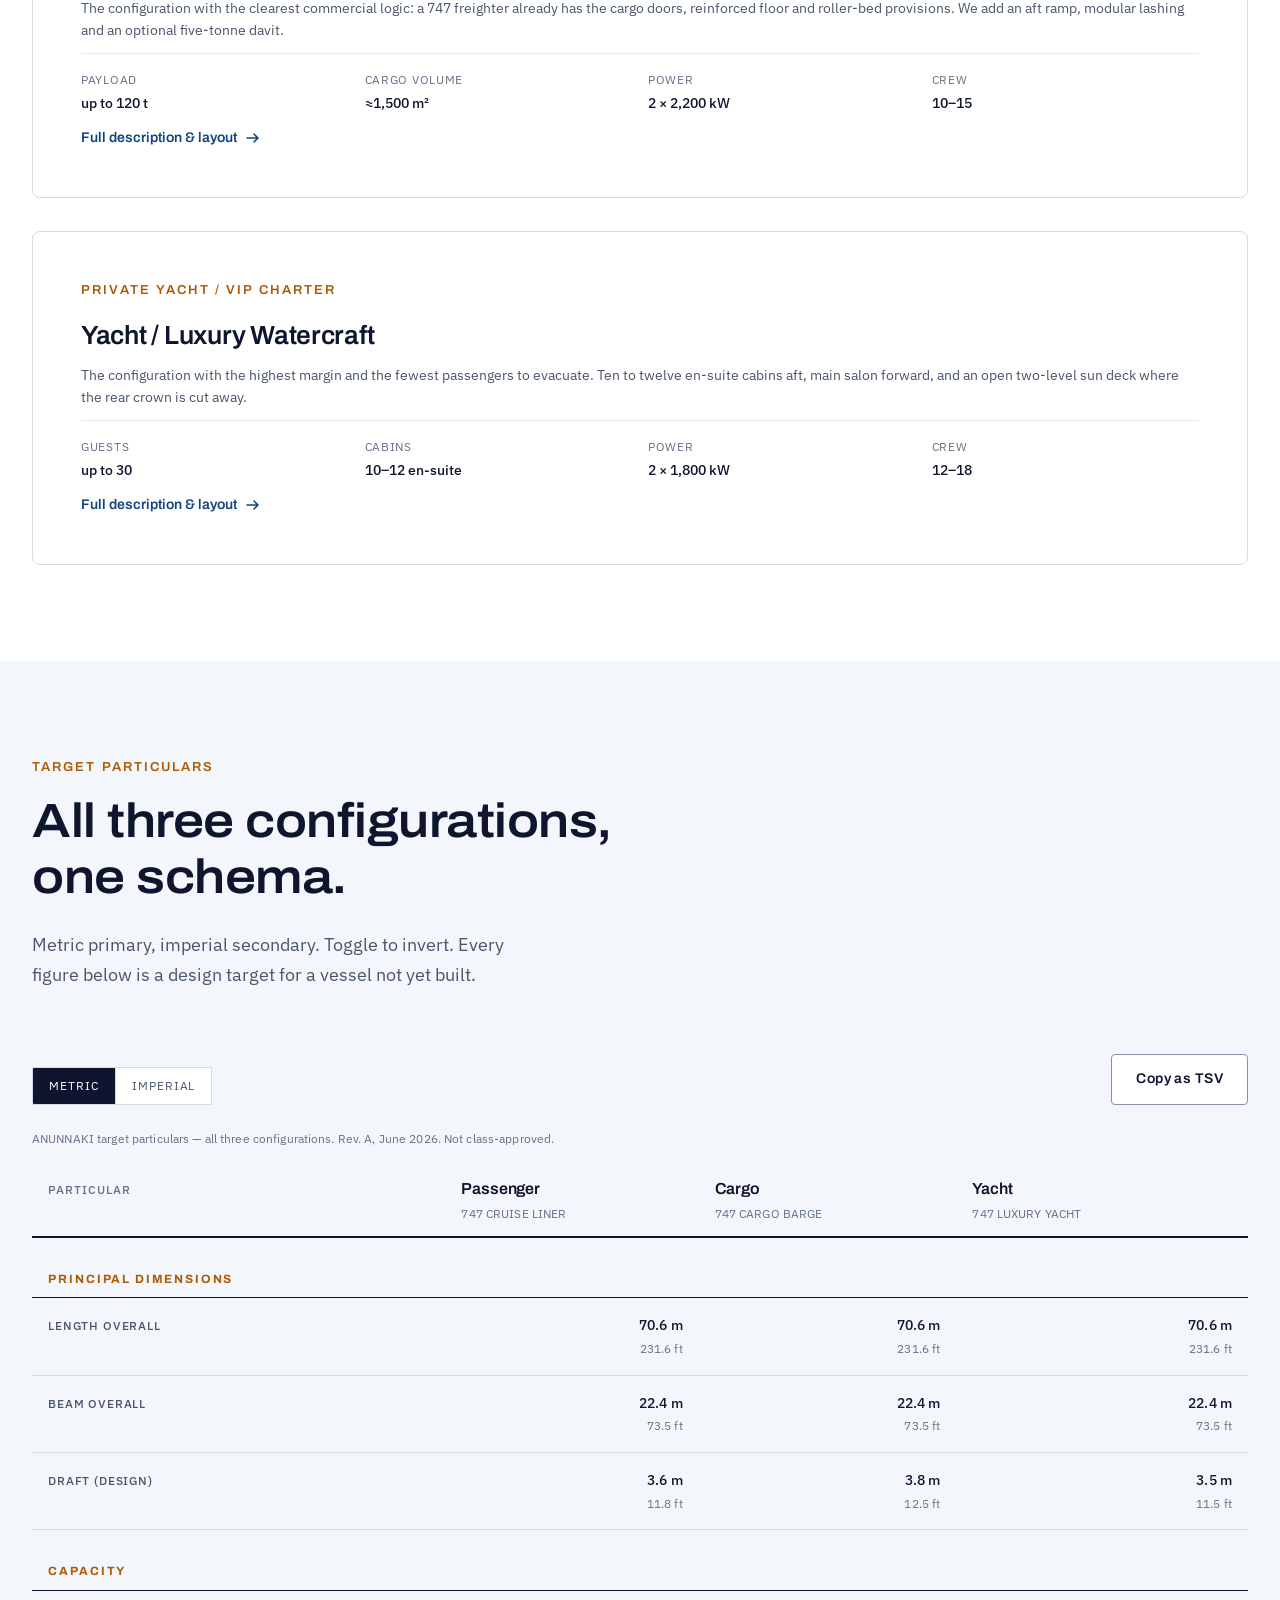
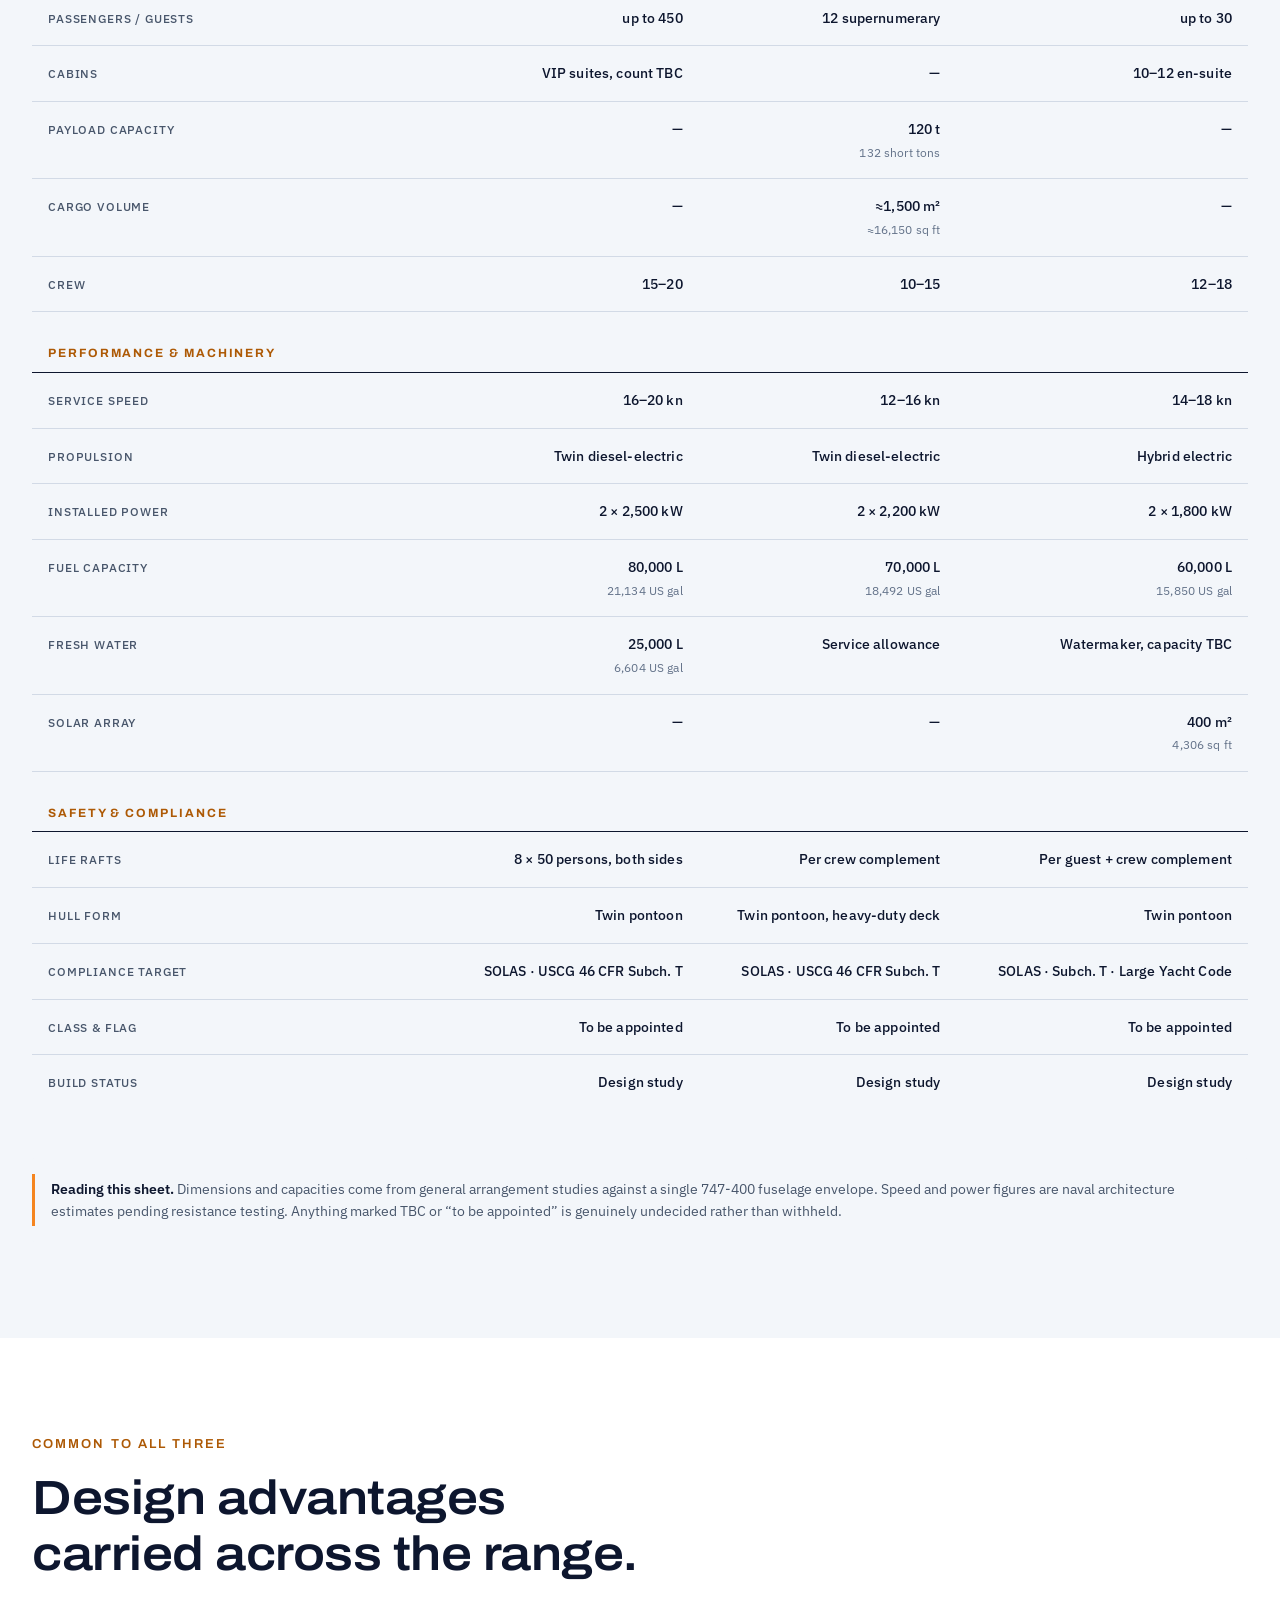
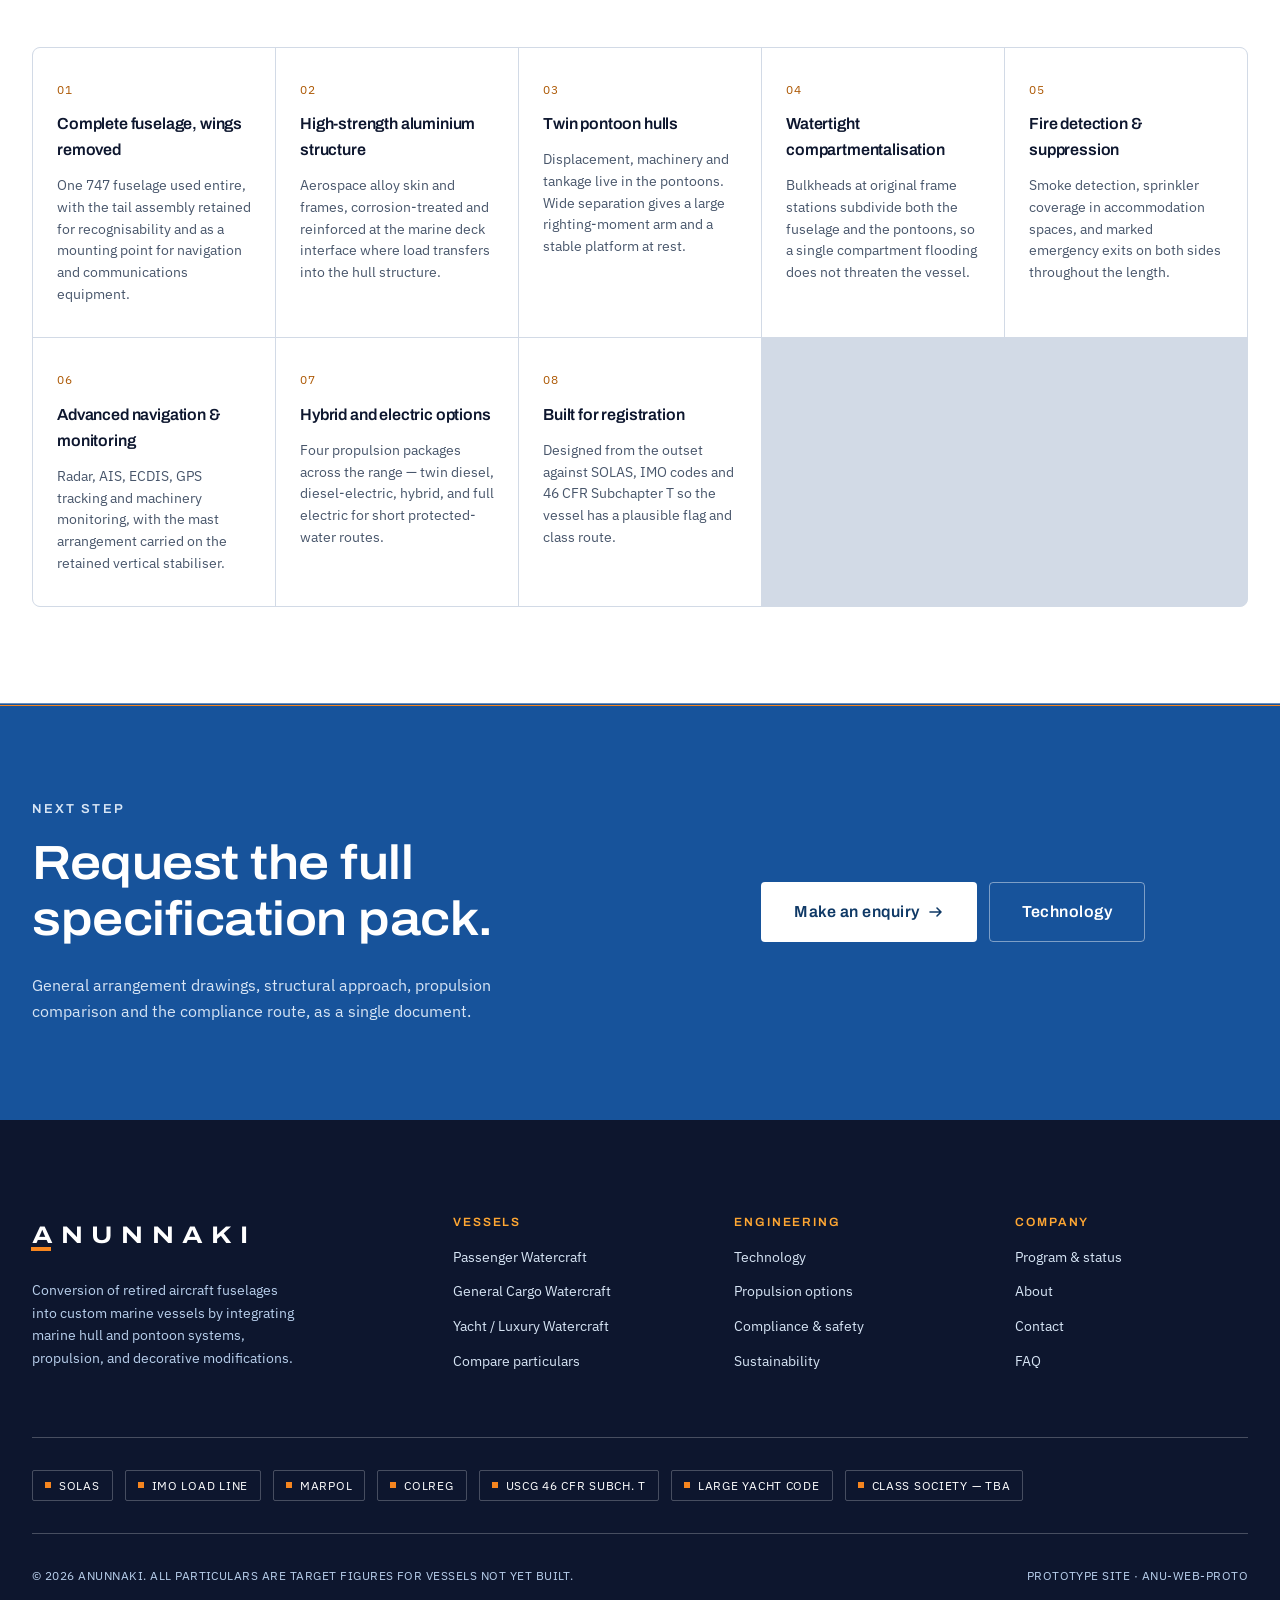
<file: vessels.html>
<!DOCTYPE html>
<html lang="en" class="no-js">
<head>
<meta charset="utf-8">
<meta name="viewport" content="width=device-width, initial-scale=1">
<title>Vessels — Target Particulars Compared | ANUNNAKI</title>
<meta name="description" content="Three watercraft configurations from one Boeing 747 airframe: passenger cruise liner, general cargo barge, and luxury yacht. Full target particulars compared against a single schema.">

<link rel="preconnect" href="https://fonts.googleapis.com">
<link rel="preconnect" href="https://fonts.gstatic.com" crossorigin>
<link rel="stylesheet" href="https://fonts.googleapis.com/css2?family=Archivo:wdth,wght@75..125,400..700&family=IBM+Plex+Sans:wght@400;500;600&display=swap">
<link rel="stylesheet" href="styles.css">
</head>

<body>

<a class="skip-link" href="#main">Skip to content</a>

<header class="site-header" data-header data-over-hero="true">
  <div class="site-header__inner">
    <a class="logo" href="index.html" aria-label="ANUNNAKI — home">
      <span class="logo__mark">A</span><span>NUNNAKI</span>
    </a>

    <nav class="nav" aria-label="Primary">
      <ul class="nav__list">
        <li class="nav__item">
          <a class="nav__link nav__link--has-menu" href="vessels.html" aria-current="page">
            Vessels <span class="nav__caret" aria-hidden="true"></span>
          </a>
          <div class="nav__menu">
            <a class="nav__menu-link" href="passenger.html">
              <span class="nav__menu-title">Passenger Watercraft</span>
              <span class="nav__menu-meta">747 CRUISE LINER · 450 PAX</span>
            </a>
            <a class="nav__menu-link" href="cargo.html">
              <span class="nav__menu-title">General Cargo Watercraft</span>
              <span class="nav__menu-meta">747 CARGO BARGE · 120 T</span>
            </a>
            <a class="nav__menu-link" href="yacht.html">
              <span class="nav__menu-title">Yacht / Luxury Watercraft</span>
              <span class="nav__menu-meta">747 LUXURY YACHT · 30 GUESTS</span>
            </a>
          </div>
        </li>
        <li class="nav__item"><a class="nav__link" href="technology.html">Technology</a></li>
        <li class="nav__item"><a class="nav__link" href="compliance.html">Compliance</a></li>
        <li class="nav__item"><a class="nav__link" href="program.html">Program</a></li>
        <li class="nav__item"><a class="nav__link" href="sustainability.html">Sustainability</a></li>
        <li class="nav__item"><a class="nav__link" href="about.html">About</a></li>
      </ul>
      <a class="btn btn--primary" href="contact.html">Make an enquiry</a>
    </nav>

    <button class="nav-toggle" type="button" data-nav-toggle aria-expanded="false" aria-controls="drawer" aria-label="Open menu">
      <span class="nav-toggle__bar"></span><span class="nav-toggle__bar"></span><span class="nav-toggle__bar"></span>
    </button>
  </div>
</header>

<div class="drawer" id="drawer" data-drawer data-open="false">
  <p class="drawer__group-label">Vessels</p>
  <a class="drawer__link" href="passenger.html">Passenger <span class="drawer__meta">450 PAX</span></a>
  <a class="drawer__link" href="cargo.html">Cargo <span class="drawer__meta">120 T</span></a>
  <a class="drawer__link" href="yacht.html">Yacht <span class="drawer__meta">30 GUESTS</span></a>
  <p class="drawer__group-label">Company</p>
  <a class="drawer__link" href="technology.html">Technology</a>
  <a class="drawer__link" href="compliance.html">Compliance &amp; Safety</a>
  <a class="drawer__link" href="program.html">Program</a>
  <a class="drawer__link" href="sustainability.html">Sustainability</a>
  <a class="drawer__link" href="about.html">About</a>
  <a class="drawer__link" href="faq.html">FAQ</a>
  <a class="drawer__link" href="contact.html">Contact</a>
</div>


<main id="main">

<section class="hero hero--title">
  <div class="container">
    <nav class="breadcrumb breadcrumb--on-brand mb-6" aria-label="Breadcrumb">
      <ol>
        <li><a href="index.html">Home</a></li>
        <li>Vessels</li>
      </ol>
    </nav>
    <p class="eyebrow eyebrow--on-brand">Three advanced watercraft designs</p>
    <h1>One Boeing 747 airframe. Three vessels.</h1>
    <p class="hero__lead">
      Single 747 fuselage. Wings removed, tail assembly retained. Built to comply with IMO,
      SOLAS and USCG 46&nbsp;CFR Subchapter&nbsp;T. What differs between the three is deck
      arrangement, propulsion sizing, and the annex each is registered under.
    </p>
  </div>
</section>

<!-- ======================================================================
     THE THREE, FULL WIDTH — vessel-card in its wide container state
     ====================================================================== -->
<section class="section">
  <div class="container">

    <div class="section-header reveal">
      <p class="eyebrow">Configurations</p>
      <h2>Pick the one that matches your operation.</h2>
      <p class="section-header__lead">
        Each page carries the written description, the general arrangement drawings — side, top and
        front — the deck layout, and the full particulars sheet.
      </p>
    </div>

    <div class="stack stack--loose">

      <!-- PASSENGER -->
      <article class="vessel-card reveal">
        <div class="vessel-card__body">
          <p class="eyebrow mb-2">Premium ferry / cruise vessel</p>
          <h3 class="vessel-card__title"><a href="passenger.html">Passenger Watercraft</a></h3>
          <p class="vessel-card__desc">
            The lead configuration, and the one with the hardest regulatory case: 450 people
            aboard a novel hull form. Grand lounge forward, dining amidships, VIP suites aft, and
            a panoramic observation deck on the retained upper deck.
          </p>
          <dl class="vessel-card__specs">
            <div class="vessel-card__spec"><dt>Passengers</dt><dd>up to 450</dd></div>
            <div class="vessel-card__spec"><dt>Service speed</dt><dd>16–20 kn</dd></div>
            <div class="vessel-card__spec"><dt>Power</dt><dd>2 × 2,500 kW</dd></div>
            <div class="vessel-card__spec"><dt>Crew</dt><dd>15–20</dd></div>
          </dl>
          <p class="vessel-card__cta">
            Full description &amp; layout
            <svg class="btn__arrow" viewBox="0 0 16 16" fill="none" aria-hidden="true"><path d="M2 8h11M9 4l4 4-4 4" stroke="currentColor" stroke-width="1.6" stroke-linecap="round" stroke-linejoin="round"/></svg>
          </p>
        </div>
      </article>

      <!-- CARGO -->
      <article class="vessel-card reveal">
        <div class="vessel-card__body">
          <p class="eyebrow mb-2">Heavy lift / freight / supply vessel</p>
          <h3 class="vessel-card__title"><a href="cargo.html">General Cargo Watercraft</a></h3>
          <p class="vessel-card__desc">
            The configuration with the clearest commercial logic: a 747 freighter already has the
            cargo doors, reinforced floor and roller-bed provisions. We add an aft ramp, modular
            lashing and an optional five-tonne davit.
          </p>
          <dl class="vessel-card__specs">
            <div class="vessel-card__spec"><dt>Payload</dt><dd>up to 120 t</dd></div>
            <div class="vessel-card__spec"><dt>Cargo volume</dt><dd>≈1,500 m²</dd></div>
            <div class="vessel-card__spec"><dt>Power</dt><dd>2 × 2,200 kW</dd></div>
            <div class="vessel-card__spec"><dt>Crew</dt><dd>10–15</dd></div>
          </dl>
          <p class="vessel-card__cta">
            Full description &amp; layout
            <svg class="btn__arrow" viewBox="0 0 16 16" fill="none" aria-hidden="true"><path d="M2 8h11M9 4l4 4-4 4" stroke="currentColor" stroke-width="1.6" stroke-linecap="round" stroke-linejoin="round"/></svg>
          </p>
        </div>
      </article>

      <!-- YACHT -->
      <article class="vessel-card reveal">
        <div class="vessel-card__body">
          <p class="eyebrow mb-2">Private yacht / VIP charter</p>
          <h3 class="vessel-card__title"><a href="yacht.html">Yacht / Luxury Watercraft</a></h3>
          <p class="vessel-card__desc">
            The configuration with the highest margin and the fewest passengers to evacuate. Ten
            to twelve en-suite cabins aft, main salon forward, and an open two-level sun deck
            where the rear crown is cut away.
          </p>
          <dl class="vessel-card__specs">
            <div class="vessel-card__spec"><dt>Guests</dt><dd>up to 30</dd></div>
            <div class="vessel-card__spec"><dt>Cabins</dt><dd>10–12 en-suite</dd></div>
            <div class="vessel-card__spec"><dt>Power</dt><dd>2 × 1,800 kW</dd></div>
            <div class="vessel-card__spec"><dt>Crew</dt><dd>12–18</dd></div>
          </dl>
          <p class="vessel-card__cta">
            Full description &amp; layout
            <svg class="btn__arrow" viewBox="0 0 16 16" fill="none" aria-hidden="true"><path d="M2 8h11M9 4l4 4-4 4" stroke="currentColor" stroke-width="1.6" stroke-linecap="round" stroke-linejoin="round"/></svg>
          </p>
        </div>
      </article>

    </div>
  </div>
</section>

<!-- ======================================================================
     THE COMPARISON SHEET — one schema, three columns.
     Real table, real th[scope]. Procurement copies this into a spreadsheet,
     so there is a TSV copy button rather than a screenshot request.
     ====================================================================== -->
<section class="section section--sunken" id="compare">
  <div class="container container--wide" data-spec-scope>

    <div class="section-header reveal">
      <p class="eyebrow">Target particulars</p>
      <h2>All three configurations, one schema.</h2>
      <p class="section-header__lead">
        Metric primary, imperial secondary. Toggle to invert. Every figure below is a design
        target for a vessel not yet built.
      </p>
    </div>

    <div class="spec reveal">
      <div class="spec__head">
        <div class="unit-toggle" data-unit-toggle role="group" aria-label="Unit system">
          <button class="unit-toggle__btn" type="button" data-unit="metric" aria-pressed="true">METRIC</button>
          <button class="unit-toggle__btn" type="button" data-unit="imperial" aria-pressed="false">IMPERIAL</button>
        </div>
        <button class="btn btn--secondary" type="button" data-copy-table="compare-table">Copy as TSV</button>
      </div>

      <div class="spec__scroll">
        <table class="spec-table spec-table--compare" id="compare-table">
          <caption>ANUNNAKI target particulars — all three configurations. Rev. A, June 2026. Not class-approved.</caption>
          <thead>
            <tr>
              <th scope="col">Particular</th>
              <th scope="col">Passenger<span class="spec-table__sub">747 CRUISE LINER</span></th>
              <th scope="col">Cargo<span class="spec-table__sub">747 CARGO BARGE</span></th>
              <th scope="col">Yacht<span class="spec-table__sub">747 LUXURY YACHT</span></th>
            </tr>
          </thead>
          <tbody>

            <tr class="spec-group"><th scope="colgroup" colspan="4">Principal dimensions</th></tr>

            <tr>
              <th scope="row">Length overall</th>
              <td data-col="Passenger" data-metric="70.6 m" data-imperial="231.6 ft"><span data-primary>70.6 m</span><span class="spec-alt" data-secondary>231.6 ft</span></td>
              <td data-col="Cargo" data-metric="70.6 m" data-imperial="231.6 ft"><span data-primary>70.6 m</span><span class="spec-alt" data-secondary>231.6 ft</span></td>
              <td data-col="Yacht" data-metric="70.6 m" data-imperial="231.6 ft"><span data-primary>70.6 m</span><span class="spec-alt" data-secondary>231.6 ft</span></td>
            </tr>
            <tr>
              <th scope="row">Beam overall</th>
              <td data-col="Passenger" data-metric="22.4 m" data-imperial="73.5 ft"><span data-primary>22.4 m</span><span class="spec-alt" data-secondary>73.5 ft</span></td>
              <td data-col="Cargo" data-metric="22.4 m" data-imperial="73.5 ft"><span data-primary>22.4 m</span><span class="spec-alt" data-secondary>73.5 ft</span></td>
              <td data-col="Yacht" data-metric="22.4 m" data-imperial="73.5 ft"><span data-primary>22.4 m</span><span class="spec-alt" data-secondary>73.5 ft</span></td>
            </tr>
            <tr>
              <th scope="row">Draft (design)</th>
              <td data-col="Passenger" data-metric="3.6 m" data-imperial="11.8 ft"><span data-primary>3.6 m</span><span class="spec-alt" data-secondary>11.8 ft</span></td>
              <td data-col="Cargo" data-metric="3.8 m" data-imperial="12.5 ft"><span data-primary>3.8 m</span><span class="spec-alt" data-secondary>12.5 ft</span></td>
              <td data-col="Yacht" data-metric="3.5 m" data-imperial="11.5 ft"><span data-primary>3.5 m</span><span class="spec-alt" data-secondary>11.5 ft</span></td>
            </tr>

            <tr class="spec-group"><th scope="colgroup" colspan="4">Capacity</th></tr>

            <tr>
              <th scope="row">Passengers / guests</th>
              <td data-col="Passenger">up to 450</td>
              <td data-col="Cargo">12 supernumerary</td>
              <td data-col="Yacht">up to 30</td>
            </tr>
            <tr>
              <th scope="row">Cabins</th>
              <td data-col="Passenger">VIP suites, count TBC</td>
              <td data-col="Cargo">—</td>
              <td data-col="Yacht">10–12 en-suite</td>
            </tr>
            <tr>
              <th scope="row">Payload capacity</th>
              <td data-col="Passenger" data-metric="—" data-imperial="—"><span data-primary>—</span></td>
              <td data-col="Cargo" data-metric="120 t" data-imperial="132 short tons"><span data-primary>120 t</span><span class="spec-alt" data-secondary>132 short tons</span></td>
              <td data-col="Yacht" data-metric="—" data-imperial="—"><span data-primary>—</span></td>
            </tr>
            <tr>
              <th scope="row">Cargo volume</th>
              <td data-col="Passenger">—</td>
              <td data-col="Cargo" data-metric="≈1,500 m²" data-imperial="≈16,150 sq ft"><span data-primary>≈1,500 m²</span><span class="spec-alt" data-secondary>≈16,150 sq ft</span></td>
              <td data-col="Yacht">—</td>
            </tr>
            <tr>
              <th scope="row">Crew</th>
              <td data-col="Passenger">15–20</td>
              <td data-col="Cargo">10–15</td>
              <td data-col="Yacht">12–18</td>
            </tr>

            <tr class="spec-group"><th scope="colgroup" colspan="4">Performance &amp; machinery</th></tr>

            <tr>
              <th scope="row">Service speed</th>
              <td data-col="Passenger">16–20 kn</td>
              <td data-col="Cargo">12–16 kn</td>
              <td data-col="Yacht">14–18 kn</td>
            </tr>
            <tr>
              <th scope="row">Propulsion</th>
              <td data-col="Passenger">Twin diesel-electric</td>
              <td data-col="Cargo">Twin diesel-electric</td>
              <td data-col="Yacht">Hybrid electric</td>
            </tr>
            <tr>
              <th scope="row">Installed power</th>
              <td data-col="Passenger">2 × 2,500 kW</td>
              <td data-col="Cargo">2 × 2,200 kW</td>
              <td data-col="Yacht">2 × 1,800 kW</td>
            </tr>
            <tr>
              <th scope="row">Fuel capacity</th>
              <td data-col="Passenger" data-metric="80,000 L" data-imperial="21,134 US gal"><span data-primary>80,000 L</span><span class="spec-alt" data-secondary>21,134 US gal</span></td>
              <td data-col="Cargo" data-metric="70,000 L" data-imperial="18,492 US gal"><span data-primary>70,000 L</span><span class="spec-alt" data-secondary>18,492 US gal</span></td>
              <td data-col="Yacht" data-metric="60,000 L" data-imperial="15,850 US gal"><span data-primary>60,000 L</span><span class="spec-alt" data-secondary>15,850 US gal</span></td>
            </tr>
            <tr>
              <th scope="row">Fresh water</th>
              <td data-col="Passenger" data-metric="25,000 L" data-imperial="6,604 US gal"><span data-primary>25,000 L</span><span class="spec-alt" data-secondary>6,604 US gal</span></td>
              <td data-col="Cargo">Service allowance</td>
              <td data-col="Yacht">Watermaker, capacity TBC</td>
            </tr>
            <tr>
              <th scope="row">Solar array</th>
              <td data-col="Passenger">—</td>
              <td data-col="Cargo">—</td>
              <td data-col="Yacht" data-metric="400 m²" data-imperial="4,306 sq ft"><span data-primary>400 m²</span><span class="spec-alt" data-secondary>4,306 sq ft</span></td>
            </tr>

            <tr class="spec-group"><th scope="colgroup" colspan="4">Safety &amp; compliance</th></tr>

            <tr>
              <th scope="row">Life rafts</th>
              <td data-col="Passenger">8 × 50 persons, both sides</td>
              <td data-col="Cargo">Per crew complement</td>
              <td data-col="Yacht">Per guest + crew complement</td>
            </tr>
            <tr>
              <th scope="row">Hull form</th>
              <td data-col="Passenger">Twin pontoon</td>
              <td data-col="Cargo">Twin pontoon, heavy-duty deck</td>
              <td data-col="Yacht">Twin pontoon</td>
            </tr>
            <tr>
              <th scope="row">Compliance target</th>
              <td data-col="Passenger">SOLAS · USCG 46 CFR Subch. T</td>
              <td data-col="Cargo">SOLAS · USCG 46 CFR Subch. T</td>
              <td data-col="Yacht">SOLAS · Subch. T · Large Yacht Code</td>
            </tr>
            <tr>
              <th scope="row">Class &amp; flag</th>
              <td data-col="Passenger">To be appointed</td>
              <td data-col="Cargo">To be appointed</td>
              <td data-col="Yacht">To be appointed</td>
            </tr>
            <tr>
              <th scope="row">Build status</th>
              <td data-col="Passenger">Design study</td>
              <td data-col="Cargo">Design study</td>
              <td data-col="Yacht">Design study</td>
            </tr>

          </tbody>
        </table>
      </div>
    </div>

    <div class="notice mt-7 reveal">
      <p class="notice__body">
        <strong>Reading this sheet.</strong> Dimensions and capacities come from general arrangement
        studies against a single 747-400 fuselage envelope. Speed and power figures are naval
        architecture estimates pending resistance testing. Anything marked TBC or “to be appointed”
        is genuinely undecided rather than withheld.
      </p>
    </div>

  </div>
</section>

<!-- ======================================================================
     COMMON DESIGN ADVANTAGES
     ====================================================================== -->
<section class="section">
  <div class="container">
    <div class="section-header reveal">
      <p class="eyebrow">Common to all three</p>
      <h2>Design advantages carried across the range.</h2>
    </div>

    <div class="feature-grid reveal">
      <div class="feature">
        <span class="feature__index">01</span>
        <span class="feature__title">Complete fuselage, wings removed</span>
        <p class="feature__desc">One 747 fuselage used entire, with the tail assembly retained for
        recognisability and as a mounting point for navigation and communications equipment.</p>
      </div>
      <div class="feature">
        <span class="feature__index">02</span>
        <span class="feature__title">High-strength aluminium structure</span>
        <p class="feature__desc">Aerospace alloy skin and frames, corrosion-treated and reinforced
        at the marine deck interface where load transfers into the hull structure.</p>
      </div>
      <div class="feature">
        <span class="feature__index">03</span>
        <span class="feature__title">Twin pontoon hulls</span>
        <p class="feature__desc">Displacement, machinery and tankage live in the pontoons. Wide
        separation gives a large righting-moment arm and a stable platform at rest.</p>
      </div>
      <div class="feature">
        <span class="feature__index">04</span>
        <span class="feature__title">Watertight compartmentalisation</span>
        <p class="feature__desc">Bulkheads at original frame stations subdivide both the fuselage
        and the pontoons, so a single compartment flooding does not threaten the vessel.</p>
      </div>
      <div class="feature">
        <span class="feature__index">05</span>
        <span class="feature__title">Fire detection &amp; suppression</span>
        <p class="feature__desc">Smoke detection, sprinkler coverage in accommodation spaces, and
        marked emergency exits on both sides throughout the length.</p>
      </div>
      <div class="feature">
        <span class="feature__index">06</span>
        <span class="feature__title">Advanced navigation &amp; monitoring</span>
        <p class="feature__desc">Radar, AIS, ECDIS, GPS tracking and machinery monitoring, with
        the mast arrangement carried on the retained vertical stabiliser.</p>
      </div>
      <div class="feature">
        <span class="feature__index">07</span>
        <span class="feature__title">Hybrid and electric options</span>
        <p class="feature__desc">Four propulsion packages across the range — twin diesel,
        diesel-electric, hybrid, and full electric for short protected-water routes.</p>
      </div>
      <div class="feature">
        <span class="feature__index">08</span>
        <span class="feature__title">Built for registration</span>
        <p class="feature__desc">Designed from the outset against SOLAS, IMO codes and
        46&nbsp;CFR Subchapter&nbsp;T so the vessel has a plausible flag and class route.</p>
      </div>
    </div>
  </div>
</section>

<section class="cta-band">
  <div class="container">
    <div class="cta-band__inner">
      <div>
        <p class="eyebrow eyebrow--on-brand">Next step</p>
        <h2>Request the full specification pack.</h2>
        <p class="mt-5">
          General arrangement drawings, structural approach, propulsion comparison and the
          compliance route, as a single document.
        </p>
      </div>
      <div class="cluster">
        <a class="btn btn--on-brand btn--lg" href="contact.html">
          Make an enquiry
          <svg class="btn__arrow" viewBox="0 0 16 16" fill="none" aria-hidden="true"><path d="M2 8h11M9 4l4 4-4 4" stroke="currentColor" stroke-width="1.6" stroke-linecap="round" stroke-linejoin="round"/></svg>
        </a>
        <a class="btn btn--on-brand-outline btn--lg" href="technology.html">Technology</a>
      </div>
    </div>
  </div>
</section>

</main>

<footer class="site-footer">
  <div class="container">
    <div class="footer-grid">
      <div class="footer-grid__brand">
        <a class="logo logo--lg" href="index.html" aria-label="ANUNNAKI — home">
          <span class="logo__mark">A</span><span>NUNNAKI</span>
        </a>
        <p class="footer__blurb mt-5">
          Conversion of retired aircraft fuselages into custom marine vessels by integrating marine
          hull and pontoon systems, propulsion, and decorative modifications.
        </p>
      </div>
      <div>
        <h4 class="footer__heading">Vessels</h4>
        <ul class="footer__list">
          <li><a href="passenger.html">Passenger Watercraft</a></li>
          <li><a href="cargo.html">General Cargo Watercraft</a></li>
          <li><a href="yacht.html">Yacht / Luxury Watercraft</a></li>
          <li><a href="vessels.html">Compare particulars</a></li>
        </ul>
      </div>
      <div>
        <h4 class="footer__heading">Engineering</h4>
        <ul class="footer__list">
          <li><a href="technology.html">Technology</a></li>
          <li><a href="technology.html#propulsion">Propulsion options</a></li>
          <li><a href="compliance.html">Compliance &amp; safety</a></li>
          <li><a href="sustainability.html">Sustainability</a></li>
        </ul>
      </div>
      <div>
        <h4 class="footer__heading">Company</h4>
        <ul class="footer__list">
          <li><a href="program.html">Program &amp; status</a></li>
          <li><a href="about.html">About</a></li>
          <li><a href="contact.html">Contact</a></li>
          <li><a href="faq.html">FAQ</a></li>
        </ul>
      </div>
    </div>

    <div class="footer__compliance">
      <span class="badge badge--on-brand">SOLAS</span>
      <span class="badge badge--on-brand">IMO LOAD LINE</span>
      <span class="badge badge--on-brand">MARPOL</span>
      <span class="badge badge--on-brand">COLREG</span>
      <span class="badge badge--on-brand">USCG 46 CFR SUBCH. T</span>
      <span class="badge badge--on-brand">LARGE YACHT CODE</span>
      <span class="badge badge--on-brand">CLASS SOCIETY — TBA</span>
    </div>

    <div class="footer__legal">
      <span>© <span data-year>2026</span> ANUNNAKI. ALL PARTICULARS ARE TARGET FIGURES FOR VESSELS NOT YET BUILT.</span>
      <span>PROTOTYPE SITE · ANU-WEB-PROTO</span>
    </div>
  </div>
</footer>

<script src="site.js"></script>
<!-- impeccable-live-start -->
<script src="http://localhost:8400/live.js?token=92280152-2b45-4974-8314-2dab729a905e"></script>
<!-- impeccable-live-end -->
</body>
</html>
</file>
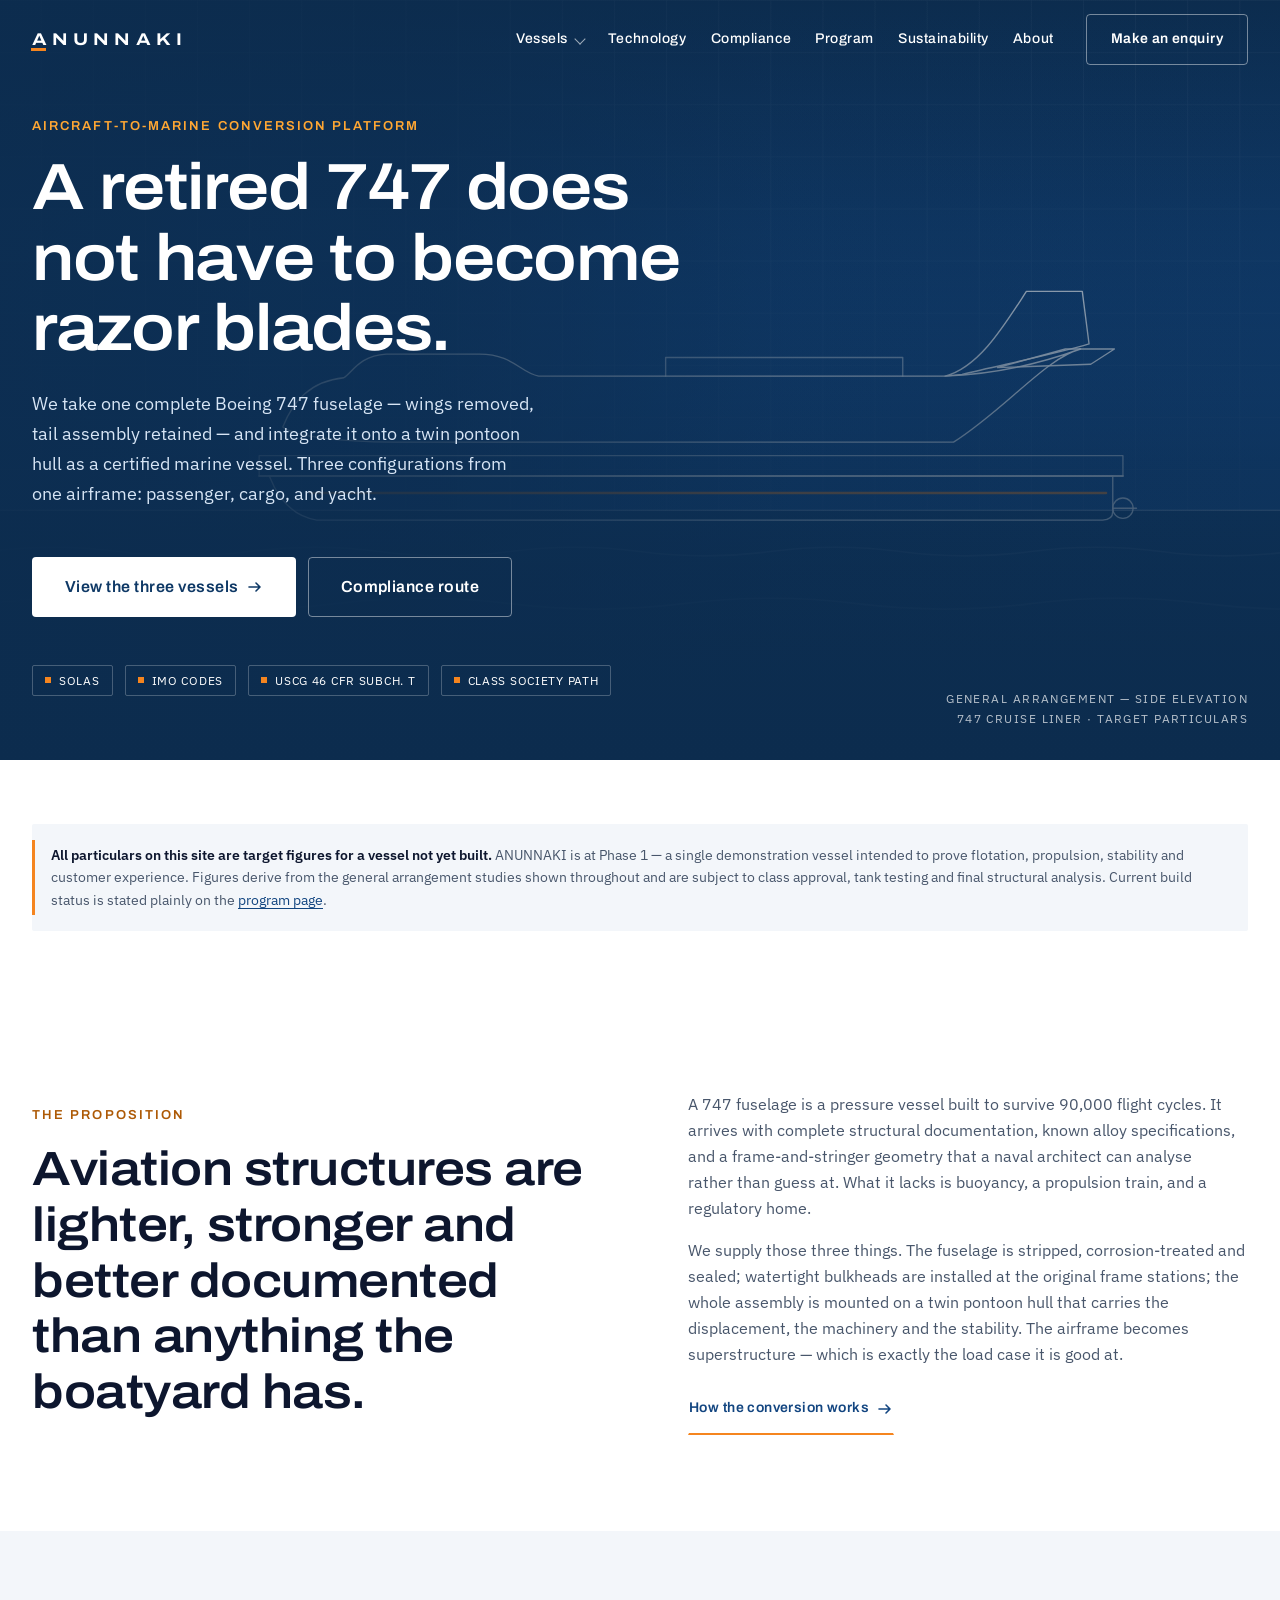
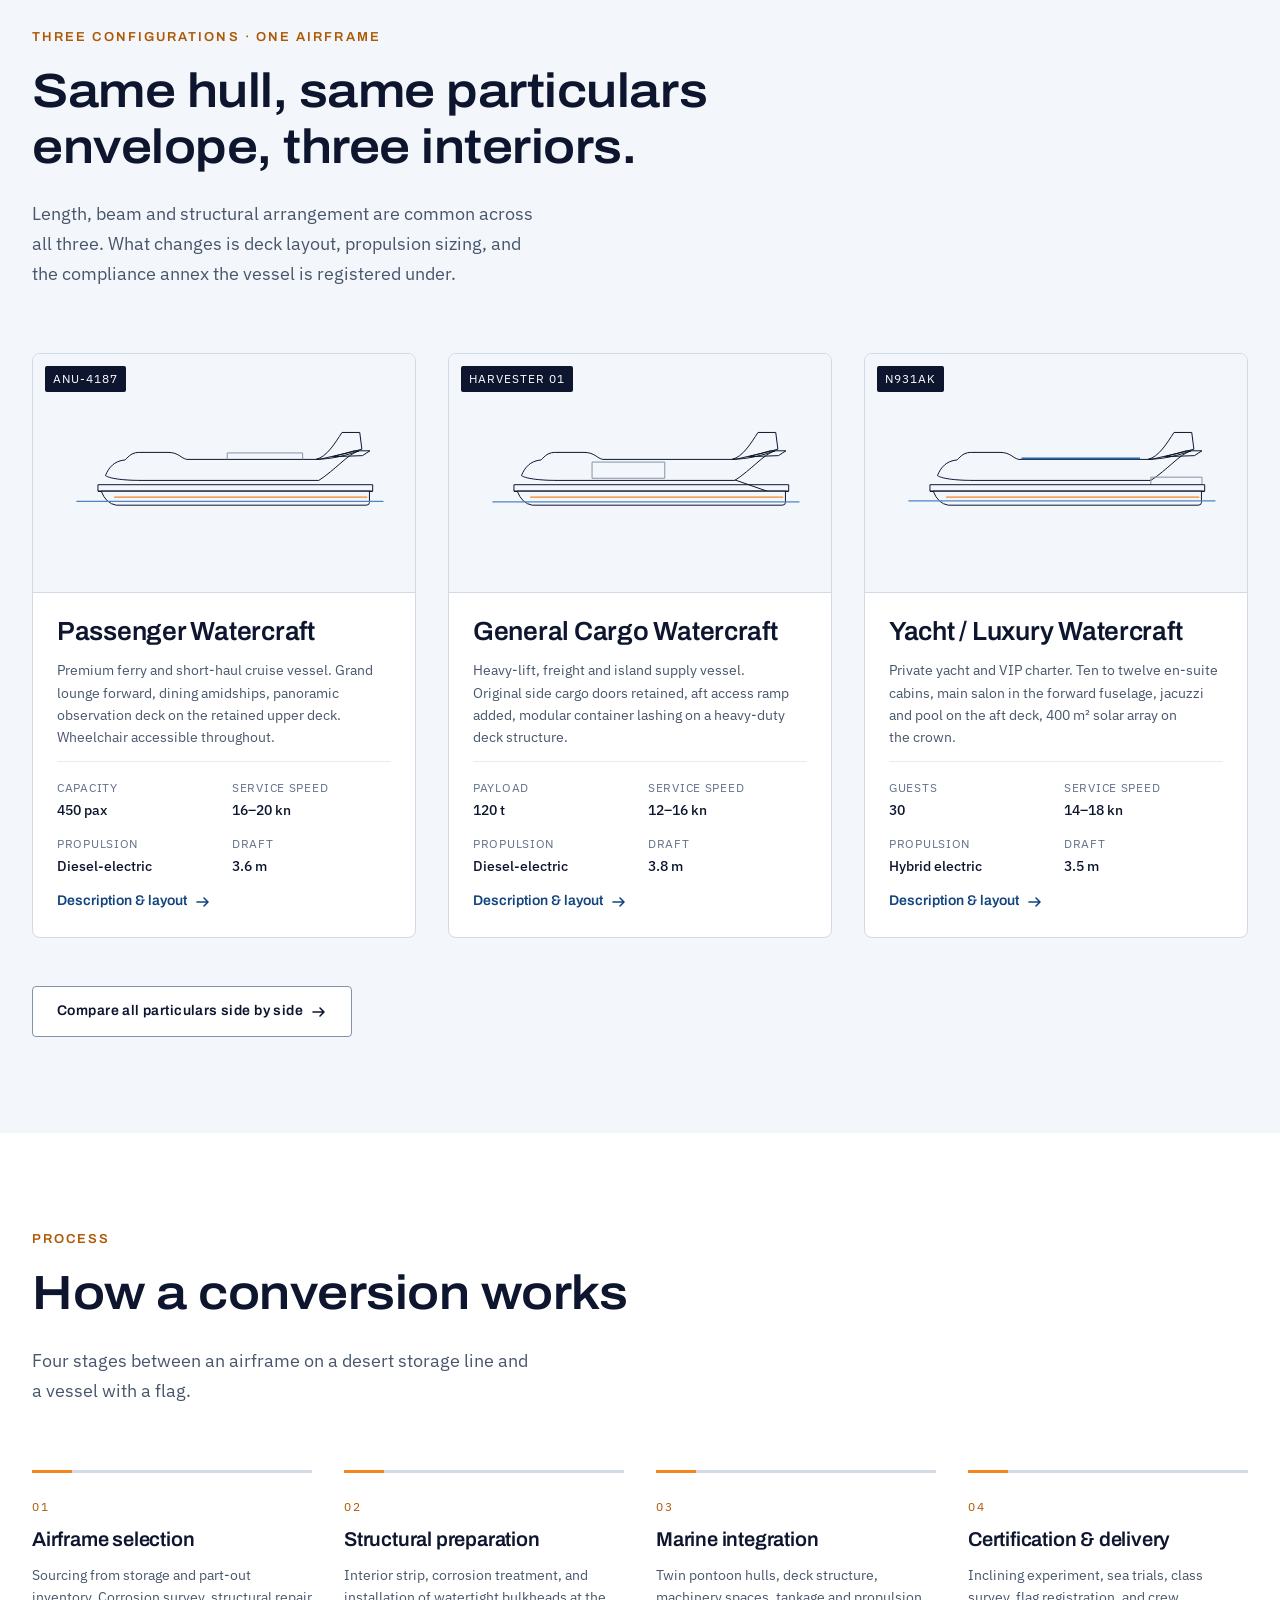
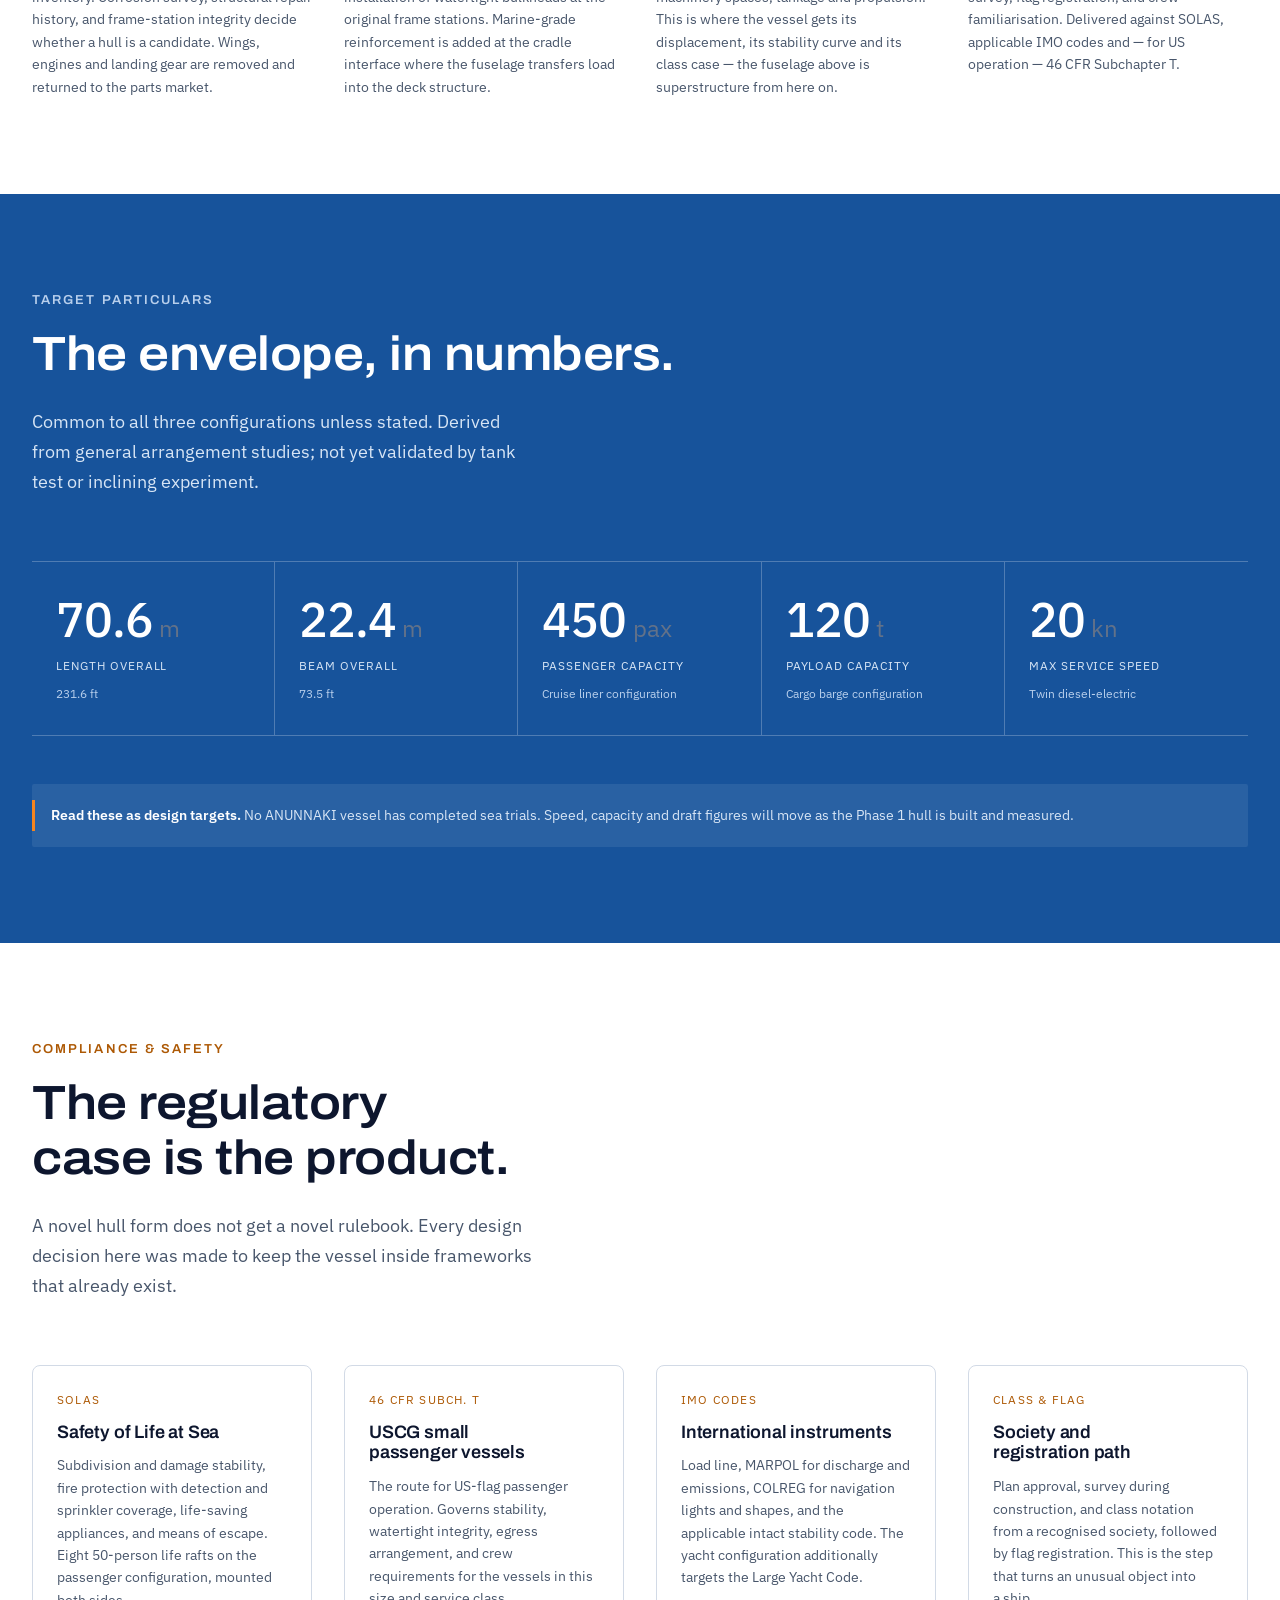
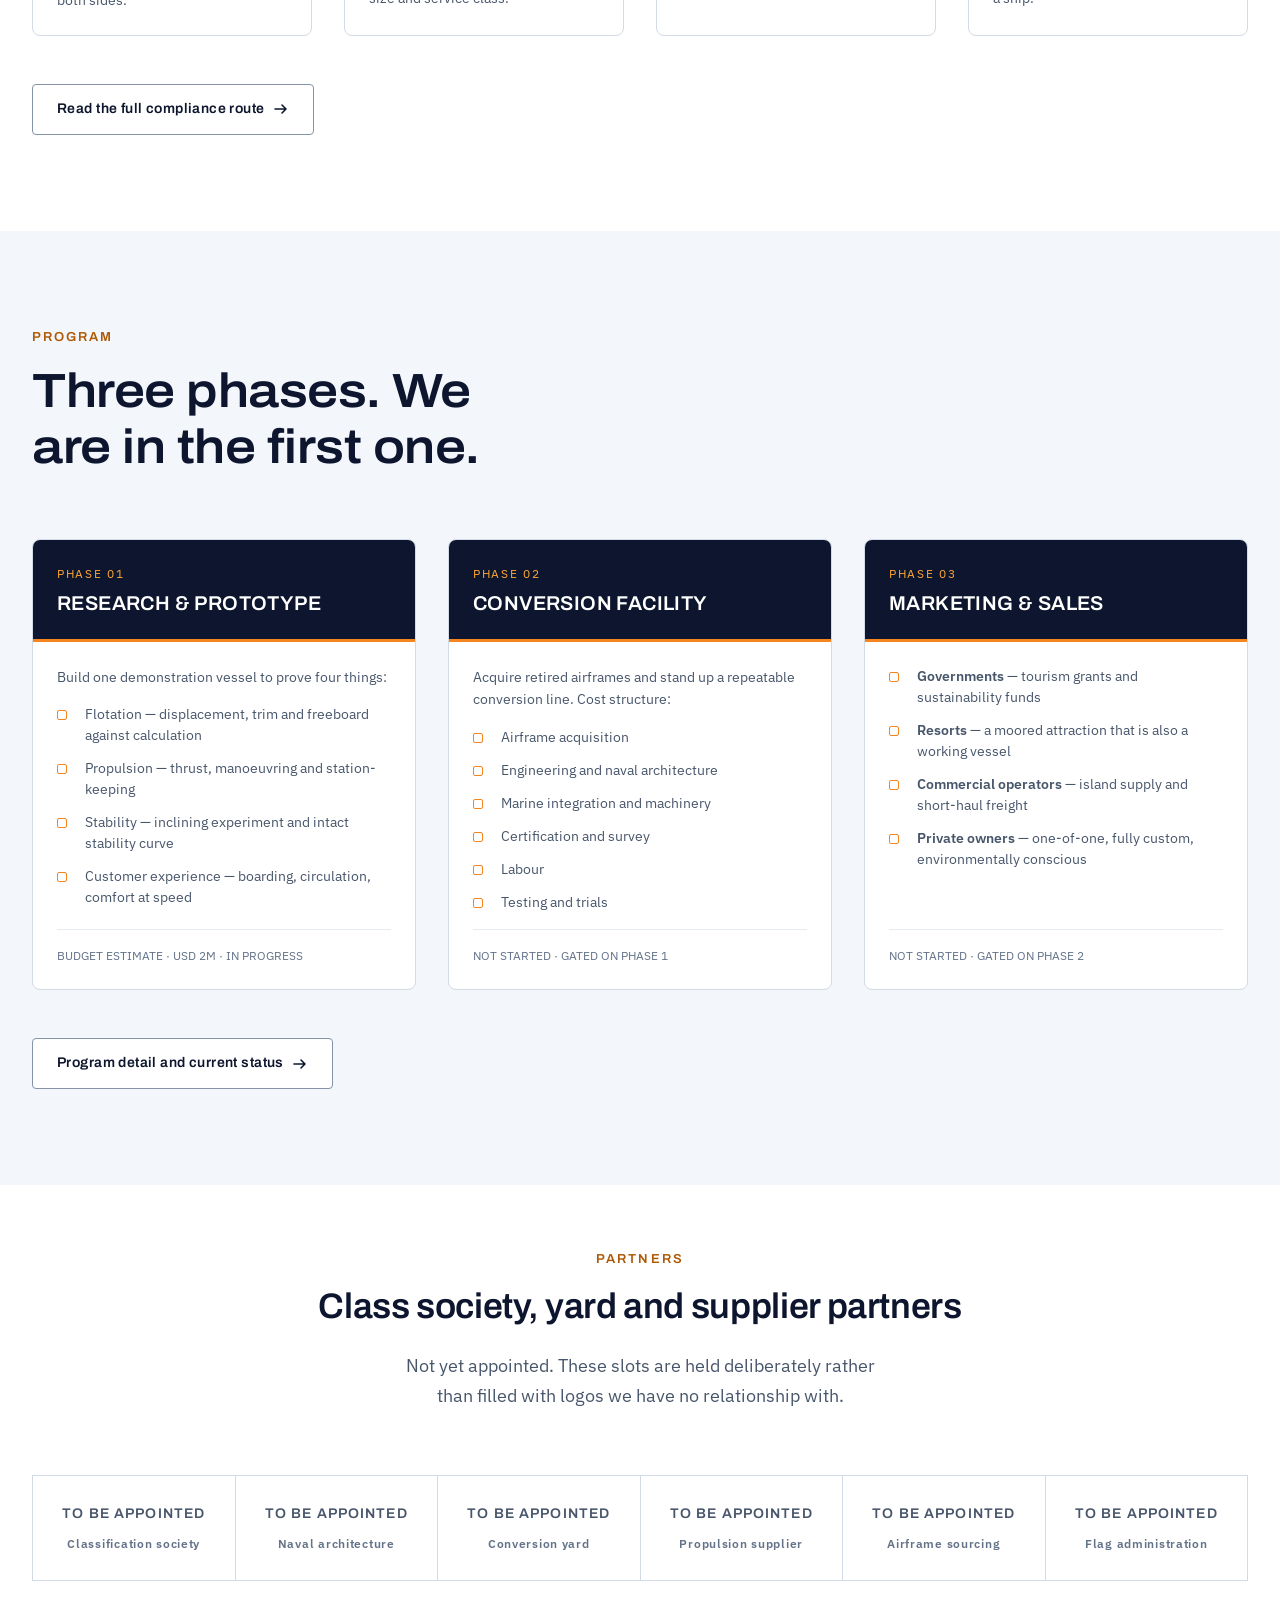
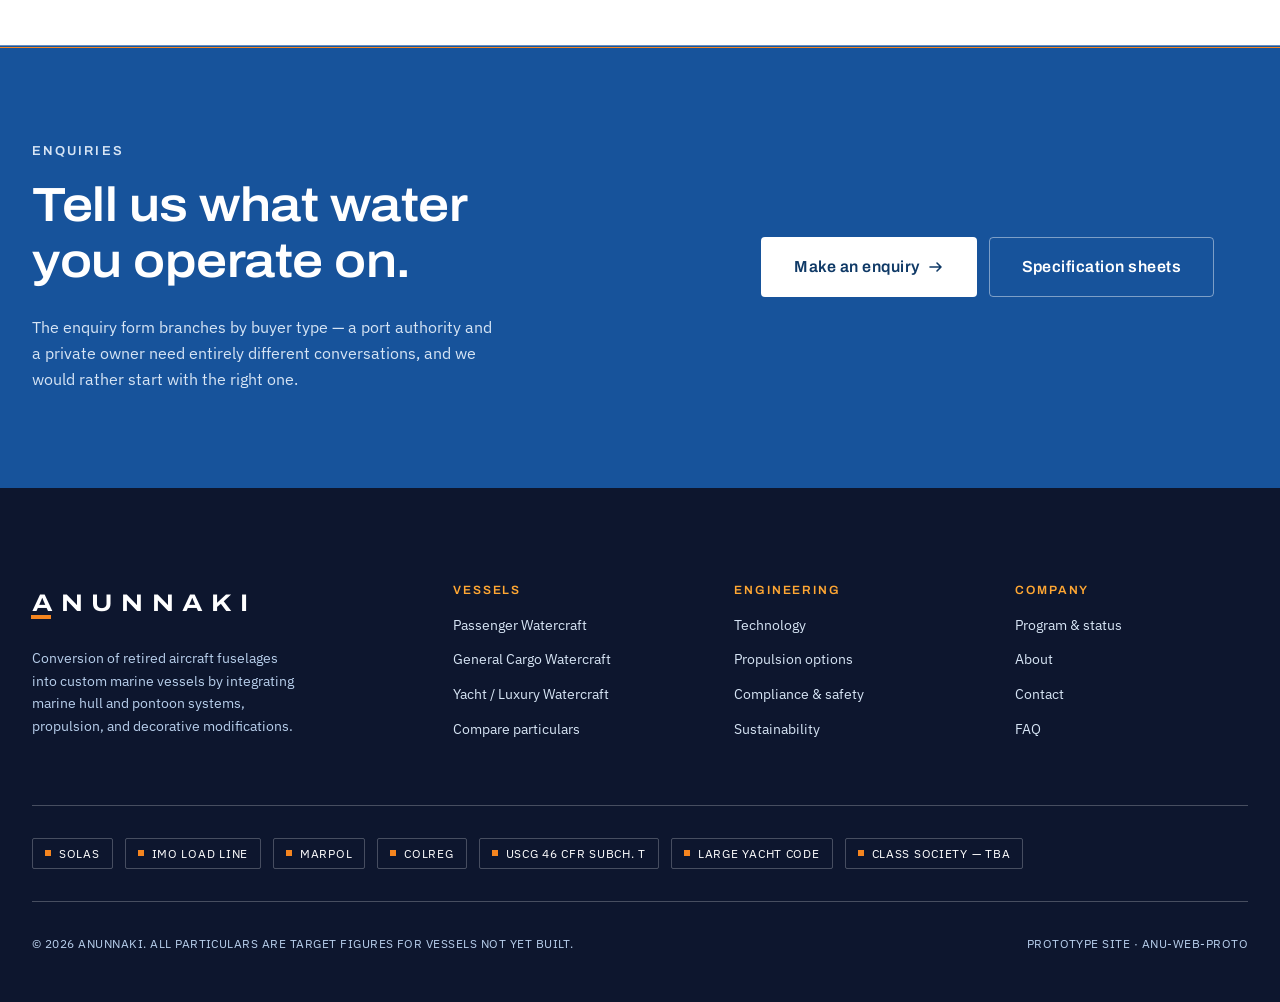
<file: website.html>
<!DOCTYPE html>
<html lang="en" class="no-js">
<head>
<meta charset="utf-8">
<meta name="viewport" content="width=device-width, initial-scale=1">
<title>ANUNNAKI — Aircraft-to-Marine Conversion Platform</title>
<meta name="description" content="ANUNNAKI converts retired Boeing 747 fuselages into certified marine vessels — passenger ferries, cargo barges and luxury yachts — on twin pontoon hulls, built to SOLAS, IMO and USCG 46 CFR Subchapter T standards.">

<link rel="preconnect" href="https://fonts.googleapis.com">
<link rel="preconnect" href="https://fonts.gstatic.com" crossorigin>
<link rel="stylesheet" href="https://fonts.googleapis.com/css2?family=Archivo:wdth,wght@75..125,400..700&family=IBM+Plex+Mono:wght@400;500&family=IBM+Plex+Sans:wght@400;500;600&display=swap">
<link rel="stylesheet" href="styles.css">
</head>

<body>

<a class="skip-link" href="#main">Skip to content</a>

<!-- ======================================================================
     HEADER — transparent over the hero, solid on scroll
     ====================================================================== -->
<header class="site-header" data-header data-over-hero="true">
  <div class="site-header__inner">

    <a class="logo" href="website.html" aria-label="ANUNNAKI — home">
      <span class="logo__mark">A</span><span>NUNNAKI</span>
    </a>

    <nav class="nav" aria-label="Primary">
      <ul class="nav__list">

        <li class="nav__item">
          <a class="nav__link nav__link--has-menu" href="vessels.html">
            Vessels <span class="nav__caret" aria-hidden="true"></span>
          </a>
          <div class="nav__menu">
            <a class="nav__menu-link" href="passenger.html">
              <span class="nav__menu-title">Passenger Watercraft</span>
              <span class="nav__menu-meta">747 CRUISE LINER · 450 PAX</span>
            </a>
            <a class="nav__menu-link" href="cargo.html">
              <span class="nav__menu-title">General Cargo Watercraft</span>
              <span class="nav__menu-meta">747 CARGO BARGE · 120 T</span>
            </a>
            <a class="nav__menu-link" href="yacht.html">
              <span class="nav__menu-title">Yacht / Luxury Watercraft</span>
              <span class="nav__menu-meta">747 LUXURY YACHT · 30 GUESTS</span>
            </a>
            <a class="nav__menu-link" href="vessels.html">
              <span class="nav__menu-title">Compare all three</span>
              <span class="nav__menu-meta">SHARED PARTICULARS SCHEMA</span>
            </a>
          </div>
        </li>

        <li class="nav__item"><a class="nav__link" href="technology.html">Technology</a></li>
        <li class="nav__item"><a class="nav__link" href="compliance.html">Compliance</a></li>
        <li class="nav__item"><a class="nav__link" href="program.html">Program</a></li>
        <li class="nav__item"><a class="nav__link" href="sustainability.html">Sustainability</a></li>
        <li class="nav__item"><a class="nav__link" href="about.html">About</a></li>
      </ul>

      <a class="btn btn--on-brand-outline" href="contact.html">Make an enquiry</a>
    </nav>

    <button class="nav-toggle" type="button" data-nav-toggle aria-expanded="false" aria-controls="drawer" aria-label="Open menu">
      <span class="nav-toggle__bar"></span>
      <span class="nav-toggle__bar"></span>
      <span class="nav-toggle__bar"></span>
    </button>
  </div>
</header>

<!-- Mobile drawer -->
<div class="drawer" id="drawer" data-drawer data-open="false">
  <p class="drawer__group-label">Vessels</p>
  <a class="drawer__link" href="passenger.html">Passenger <span class="drawer__meta">450 PAX</span></a>
  <a class="drawer__link" href="cargo.html">Cargo <span class="drawer__meta">120 T</span></a>
  <a class="drawer__link" href="yacht.html">Yacht <span class="drawer__meta">30 GUESTS</span></a>

  <p class="drawer__group-label">Company</p>
  <a class="drawer__link" href="technology.html">Technology</a>
  <a class="drawer__link" href="compliance.html">Compliance &amp; Safety</a>
  <a class="drawer__link" href="program.html">Program</a>
  <a class="drawer__link" href="sustainability.html">Sustainability</a>
  <a class="drawer__link" href="about.html">About</a>
  <a class="drawer__link" href="faq.html">FAQ</a>
  <a class="drawer__link" href="contact.html">Contact</a>
</div>


<main id="main">

<!-- ======================================================================
     HERO — full-bleed. The drawing is the hero, not a render: the supplied
     renders carry visible generation artifacts and this audience spots them.
     ====================================================================== -->
<section class="hero hero--bleed">

  <div class="hero__media" aria-hidden="true">
    <svg viewBox="0 0 1200 700" preserveAspectRatio="xMidYMid slice" role="presentation">
      <defs>
        <linearGradient id="heroSky" x1="0" y1="0" x2="0" y2="1">
          <stop offset="0%"   stop-color="#0C2C4E"/>
          <stop offset="55%"  stop-color="#124580"/>
          <stop offset="100%" stop-color="#17539B"/>
        </linearGradient>
        <linearGradient id="heroSea" x1="0" y1="0" x2="0" y2="1">
          <stop offset="0%"   stop-color="#0F3966"/>
          <stop offset="100%" stop-color="#0C2C4E"/>
        </linearGradient>
        <pattern id="heroGrid" width="48" height="48" patternUnits="userSpaceOnUse">
          <path d="M 48 0 L 0 0 0 48" fill="none" stroke="#FFFFFF" stroke-opacity="0.06" stroke-width="1"/>
        </pattern>
      </defs>

      <rect width="1200" height="700" fill="url(#heroSky)"/>
      <rect width="1200" height="700" fill="url(#heroGrid)"/>
      <rect y="470" width="1200" height="230" fill="url(#heroSea)"/>

      <!-- Horizon and swell -->
      <path d="M0 470 H1200" stroke="#FFFFFF" stroke-opacity="0.22" stroke-width="1"/>
      <path d="M0 508 q60 -8 120 0 t120 0 t120 0 t120 0 t120 0 t120 0 t120 0 t120 0 t120 0 t120 0"
            fill="none" stroke="#FFFFFF" stroke-opacity="0.10" stroke-width="1.5"/>
      <path d="M0 556 q80 -10 160 0 t160 0 t160 0 t160 0 t160 0 t160 0 t160 0 t160 0"
            fill="none" stroke="#FFFFFF" stroke-opacity="0.08" stroke-width="1.5"/>

      <!-- Vessel silhouette, drawn in white line on the marine field.
           The y-offset is derived, not eyeballed: the hull's local waterline
           sits at y=288, so to land it on the sea surface at y=470 the group
           translates by 470 - (288 x 0.78) = 245. -->
      <g transform="translate(140, 245) scale(0.78)" fill="none"
         stroke="#FFFFFF" stroke-opacity="0.9" stroke-width="1.6"
         stroke-linejoin="round" stroke-linecap="round">

        <!-- Fuselage with 747 upper deck -->
        <path d="M 168 190
                 C 180 160, 200 136, 240 132
                 C 250 126, 258 106, 290 104
                 L 400 104
                 C 440 104, 448 126, 470 130
                 L 950 130
                 C 1010 128, 1060 116, 1110 98
                 C 1070 108, 1020 170, 960 208
                 L 300 208
                 C 230 208, 180 200, 168 190 Z"/>

        <!-- Vertical stabiliser, retained -->
        <path d="M 950 130 C 990 120, 1020 70, 1046 30 L 1112 30 L 1120 92
                 C 1080 104, 1020 116, 970 128 Z"/>
        <!-- Horizontal stabiliser -->
        <path d="M 1012 120 L 1092 98 L 1150 98 L 1122 116 Z"/>

        <!-- Upper deck / observation railing -->
        <path d="M 620 130 L 620 108 M 900 130 L 900 108 M 620 108 L 900 108"
              stroke-opacity="0.55"/>

        <!-- Main deck -->
        <path d="M 140 248 L 1160 248" stroke-width="2.2"/>
        <path d="M 140 248 L 140 224 L 1160 224 L 1160 248" stroke-opacity="0.7"/>

        <!-- Twin pontoon hull, side profile -->
        <path d="M 152 248 L 1148 248 L 1148 290 Q 1148 300 1136 300 L 208 300
                 Q 170 294 152 248 Z"/>
        <!-- Hull stripe -->
        <path d="M 200 268 L 1140 268" stroke="#F5851F" stroke-opacity="0.95" stroke-width="3"/>

        <!-- Propulsion pod -->
        <circle cx="1160" cy="286" r="12"/>
        <path d="M 1148 286 L 1176 286"/>
      </g>

      <!-- Waterline through the hulls -->
      <path d="M0 470 H1200" stroke="#FFFFFF" stroke-opacity="0.28" stroke-width="1"/>
    </svg>
  </div>

  <div class="hero__scrim"></div>

  <div class="hero__inner container">
    <p class="eyebrow eyebrow--on-dark">Aircraft-to-marine conversion platform</p>
    <h1 class="hero__title">A retired 747 does not have to become razor blades.</h1>
    <p class="hero__lead">
      We take one complete Boeing 747 fuselage — wings removed, tail assembly retained — and
      integrate it onto a twin pontoon hull as a certified marine vessel. Three configurations
      from one airframe: passenger, cargo, and yacht.
    </p>

    <div class="cluster hero__actions">
      <a class="btn btn--on-brand btn--lg" href="vessels.html">
        View the three vessels
        <svg class="btn__arrow" viewBox="0 0 16 16" fill="none" aria-hidden="true">
          <path d="M2 8h11M9 4l4 4-4 4" stroke="currentColor" stroke-width="1.6" stroke-linecap="round" stroke-linejoin="round"/>
        </svg>
      </a>
      <a class="btn btn--on-brand-outline btn--lg" href="compliance.html">Compliance route</a>
    </div>

    <div class="cluster mt-7">
      <span class="badge badge--on-brand">SOLAS</span>
      <span class="badge badge--on-brand">IMO CODES</span>
      <span class="badge badge--on-brand">USCG 46 CFR SUBCH. T</span>
      <span class="badge badge--on-brand">CLASS SOCIETY PATH</span>
    </div>
  </div>

  <p class="hero__reg">
    GENERAL ARRANGEMENT — SIDE ELEVATION<br>
    747 CRUISE LINER · TARGET PARTICULARS
  </p>
</section>

<!-- ======================================================================
     DISCLOSURE — placed first on purpose. Phase 1 is the prototype; every
     figure on this site is a target, and saying so up front is cheaper
     than being asked.
     ====================================================================== -->
<section class="section section--sm">
  <div class="container">
    <div class="notice reveal">
      <p class="notice__body">
        <strong>All particulars on this site are target figures for a vessel not yet built.</strong>
        ANUNNAKI is at Phase&nbsp;1 — a single demonstration vessel intended to prove flotation,
        propulsion, stability and customer experience. Figures derive from the general arrangement
        studies shown throughout and are subject to class approval, tank testing and final
        structural analysis. Current build status is stated plainly on the
        <a href="program.html">program page</a>.
      </p>
    </div>
  </div>
</section>

<!-- ======================================================================
     PROPOSITION
     ====================================================================== -->
<section class="section">
  <div class="container">
    <div class="split">
      <div class="reveal">
        <p class="eyebrow">The proposition</p>
        <h2>Aviation structures are lighter, stronger and better documented than anything the boatyard has.</h2>
      </div>
      <div class="prose reveal">
        <p>
          A 747 fuselage is a pressure vessel built to survive 90,000 flight cycles. It arrives
          with complete structural documentation, known alloy specifications, and a frame-and-stringer
          geometry that a naval architect can analyse rather than guess at. What it lacks is
          buoyancy, a propulsion train, and a regulatory home.
        </p>
        <p>
          We supply those three things. The fuselage is stripped, corrosion-treated and sealed;
          watertight bulkheads are installed at the original frame stations; the whole assembly is
          mounted on a twin pontoon hull that carries the displacement, the machinery and the
          stability. The airframe becomes superstructure — which is exactly the load case it is
          good at.
        </p>
        <p>
          <a class="btn btn--ghost" href="technology.html">
            How the conversion works
            <svg class="btn__arrow" viewBox="0 0 16 16" fill="none" aria-hidden="true">
              <path d="M2 8h11M9 4l4 4-4 4" stroke="currentColor" stroke-width="1.6" stroke-linecap="round" stroke-linejoin="round"/>
            </svg>
          </a>
        </p>
      </div>
    </div>
  </div>
</section>

<!-- ======================================================================
     THREE VESSELS — the links the brief asked for. Each goes to a page
     with a written description and the layout drawings.
     ====================================================================== -->
<section class="section section--sunken" id="vessels">
  <div class="container">

    <div class="section-header reveal">
      <p class="eyebrow">Three configurations · one airframe</p>
      <h2>Same hull, same particulars envelope, three interiors.</h2>
      <p class="section-header__lead">
        Length, beam and structural arrangement are common across all three. What changes is deck
        layout, propulsion sizing, and the compliance annex the vessel is registered under.
      </p>
    </div>

    <div class="auto-grid auto-grid--3">

      <!-- Passenger -->
      <article class="vessel-card reveal">
        <div class="vessel-card__media">
          <span class="vessel-card__tag">ANU-4187</span>
          <svg class="ga" viewBox="0 0 620 200" role="img" aria-label="Side elevation of the 747 Cruise Liner: fuselage with upper deck lounge on a twin pontoon hull.">
            <g transform="translate(6,10) scale(0.5)">
              <path class="ln" d="M 168 190 C 180 160, 200 136, 240 132 C 250 126, 258 106, 290 104 L 400 104 C 440 104, 448 126, 470 130 L 950 130 C 1010 128, 1060 116, 1110 98 C 1070 108, 1020 170, 960 208 L 300 208 C 230 208, 180 200, 168 190 Z"/>
              <path class="ln" d="M 950 130 C 990 120, 1020 70, 1046 30 L 1112 30 L 1120 92 C 1080 104, 1020 116, 970 128 Z"/>
              <path class="ln" d="M 1012 120 L 1092 98 L 1150 98 L 1122 116 Z"/>
              <path class="dim" d="M 620 130 L 620 106 L 900 106 L 900 130"/>
              <path class="ln-2" d="M 140 248 L 1160 248"/>
              <path class="ln" d="M 140 248 L 140 224 L 1160 224 L 1160 248"/>
              <path class="fill-light" d="M 152 248 L 1148 248 L 1148 290 Q 1148 300 1136 300 L 208 300 Q 170 294 152 248 Z"/>
              <path d="M 200 270 L 1140 270" stroke="var(--accent-graphic)" stroke-width="5" fill="none"/>
              <path class="wl" d="M 60 286 H 1200"/>
            </g>
          </svg>
        </div>
        <div class="vessel-card__body">
          <h3 class="vessel-card__title"><a href="passenger.html">Passenger Watercraft</a></h3>
          <p class="vessel-card__desc">
            Premium ferry and short-haul cruise vessel. Grand lounge forward, dining amidships,
            panoramic observation deck on the retained upper deck. Wheelchair accessible throughout.
          </p>
          <dl class="vessel-card__specs">
            <div class="vessel-card__spec"><dt>Capacity</dt><dd>450 pax</dd></div>
            <div class="vessel-card__spec"><dt>Service speed</dt><dd>16–20 kn</dd></div>
            <div class="vessel-card__spec"><dt>Propulsion</dt><dd>Diesel-electric</dd></div>
            <div class="vessel-card__spec"><dt>Draft</dt><dd>3.6 m</dd></div>
          </dl>
          <p class="vessel-card__cta">
            Description &amp; layout
            <svg class="btn__arrow" viewBox="0 0 16 16" fill="none" aria-hidden="true">
              <path d="M2 8h11M9 4l4 4-4 4" stroke="currentColor" stroke-width="1.6" stroke-linecap="round" stroke-linejoin="round"/>
            </svg>
          </p>
        </div>
      </article>

      <!-- Cargo -->
      <article class="vessel-card reveal">
        <div class="vessel-card__media">
          <span class="vessel-card__tag">HARVESTER 01</span>
          <svg class="ga" viewBox="0 0 620 200" role="img" aria-label="Side elevation of the 747 Cargo Barge: fuselage with aft loading ramp on a twin pontoon hull.">
            <g transform="translate(6,10) scale(0.5)">
              <path class="ln" d="M 168 190 C 180 160, 200 136, 240 132 C 250 126, 258 106, 290 104 L 400 104 C 440 104, 448 126, 470 130 L 950 130 C 1010 128, 1060 116, 1110 98 C 1070 108, 1020 170, 960 208 L 300 208 C 230 208, 180 200, 168 190 Z"/>
              <path class="ln" d="M 950 130 C 990 120, 1020 70, 1046 30 L 1112 30 L 1120 92 C 1080 104, 1020 116, 970 128 Z"/>
              <path class="ln" d="M 1012 120 L 1092 98 L 1150 98 L 1122 116 Z"/>
              <!-- Side cargo door -->
              <path class="dim" d="M 430 140 L 430 200 L 700 200 L 700 140 Z"/>
              <!-- Aft ramp, lowered -->
              <path class="ln" d="M 960 206 L 1080 248"/>
              <path class="ln-2" d="M 140 248 L 1160 248"/>
              <path class="ln" d="M 140 248 L 140 224 L 1160 224 L 1160 248"/>
              <path class="fill-light" d="M 152 248 L 1148 248 L 1148 290 Q 1148 300 1136 300 L 208 300 Q 170 294 152 248 Z"/>
              <path d="M 200 270 L 1140 270" stroke="var(--accent-graphic)" stroke-width="5" fill="none"/>
              <path class="wl" d="M 60 288 H 1200"/>
            </g>
          </svg>
        </div>
        <div class="vessel-card__body">
          <h3 class="vessel-card__title"><a href="cargo.html">General Cargo Watercraft</a></h3>
          <p class="vessel-card__desc">
            Heavy-lift, freight and island supply vessel. Original side cargo doors retained,
            aft access ramp added, modular container lashing on a heavy-duty deck structure.
          </p>
          <dl class="vessel-card__specs">
            <div class="vessel-card__spec"><dt>Payload</dt><dd>120 t</dd></div>
            <div class="vessel-card__spec"><dt>Service speed</dt><dd>12–16 kn</dd></div>
            <div class="vessel-card__spec"><dt>Propulsion</dt><dd>Diesel-electric</dd></div>
            <div class="vessel-card__spec"><dt>Draft</dt><dd>3.8 m</dd></div>
          </dl>
          <p class="vessel-card__cta">
            Description &amp; layout
            <svg class="btn__arrow" viewBox="0 0 16 16" fill="none" aria-hidden="true">
              <path d="M2 8h11M9 4l4 4-4 4" stroke="currentColor" stroke-width="1.6" stroke-linecap="round" stroke-linejoin="round"/>
            </svg>
          </p>
        </div>
      </article>

      <!-- Yacht -->
      <article class="vessel-card reveal">
        <div class="vessel-card__media">
          <span class="vessel-card__tag">N931AK</span>
          <svg class="ga" viewBox="0 0 620 200" role="img" aria-label="Side elevation of the 747 Luxury Yacht: fuselage with open aft deck and solar array on a twin pontoon hull.">
            <g transform="translate(6,10) scale(0.5)">
              <path class="ln" d="M 168 190 C 180 160, 200 136, 240 132 C 250 126, 258 106, 290 104 L 400 104 C 440 104, 448 126, 470 130 L 950 130 C 1010 128, 1060 116, 1110 98 C 1070 108, 1020 170, 960 208 L 300 208 C 230 208, 180 200, 168 190 Z"/>
              <path class="ln" d="M 950 130 C 990 120, 1020 70, 1046 30 L 1112 30 L 1120 92 C 1080 104, 1020 116, 970 128 Z"/>
              <path class="ln" d="M 1012 120 L 1092 98 L 1150 98 L 1122 116 Z"/>
              <!-- Solar array on the crown -->
              <path d="M 480 126 L 920 126" stroke="var(--marine-500)" stroke-width="6" fill="none"/>
              <!-- Open aft sun deck with rail -->
              <path class="dim" d="M 960 224 L 960 196 M 1150 224 L 1150 196 M 960 196 L 1150 196"/>
              <path class="ln-2" d="M 140 248 L 1160 248"/>
              <path class="ln" d="M 140 248 L 140 224 L 1160 224 L 1160 248"/>
              <path class="fill-light" d="M 152 248 L 1148 248 L 1148 290 Q 1148 300 1136 300 L 208 300 Q 170 294 152 248 Z"/>
              <path d="M 200 270 L 1140 270" stroke="var(--accent-graphic)" stroke-width="5" fill="none"/>
              <path class="wl" d="M 60 284 H 1200"/>
            </g>
          </svg>
        </div>
        <div class="vessel-card__body">
          <h3 class="vessel-card__title"><a href="yacht.html">Yacht / Luxury Watercraft</a></h3>
          <p class="vessel-card__desc">
            Private yacht and VIP charter. Ten to twelve en-suite cabins, main salon in the
            forward fuselage, jacuzzi and pool on the aft deck, 400&nbsp;m² solar array on the crown.
          </p>
          <dl class="vessel-card__specs">
            <div class="vessel-card__spec"><dt>Guests</dt><dd>30</dd></div>
            <div class="vessel-card__spec"><dt>Service speed</dt><dd>14–18 kn</dd></div>
            <div class="vessel-card__spec"><dt>Propulsion</dt><dd>Hybrid electric</dd></div>
            <div class="vessel-card__spec"><dt>Draft</dt><dd>3.5 m</dd></div>
          </dl>
          <p class="vessel-card__cta">
            Description &amp; layout
            <svg class="btn__arrow" viewBox="0 0 16 16" fill="none" aria-hidden="true">
              <path d="M2 8h11M9 4l4 4-4 4" stroke="currentColor" stroke-width="1.6" stroke-linecap="round" stroke-linejoin="round"/>
            </svg>
          </p>
        </div>
      </article>

    </div>

    <p class="mt-7">
      <a class="btn btn--secondary" href="vessels.html">
        Compare all particulars side by side
        <svg class="btn__arrow" viewBox="0 0 16 16" fill="none" aria-hidden="true">
          <path d="M2 8h11M9 4l4 4-4 4" stroke="currentColor" stroke-width="1.6" stroke-linecap="round" stroke-linejoin="round"/>
        </svg>
      </a>
    </p>
  </div>
</section>

<!-- ======================================================================
     HOW A CONVERSION WORKS
     ====================================================================== -->
<section class="section">
  <div class="container">
    <div class="section-header reveal">
      <p class="eyebrow">Process</p>
      <h2>How a conversion works</h2>
      <p class="section-header__lead">
        Four stages between an airframe on a desert storage line and a vessel with a flag.
      </p>
    </div>

    <div class="process">
      <div class="process__step reveal">
        <h3 class="process__title">Airframe selection</h3>
        <p class="process__desc">
          Sourcing from storage and part-out inventory. Corrosion survey, structural repair history,
          and frame-station integrity decide whether a hull is a candidate. Wings, engines and
          landing gear are removed and returned to the parts market.
        </p>
      </div>
      <div class="process__step reveal">
        <h3 class="process__title">Structural preparation</h3>
        <p class="process__desc">
          Interior strip, corrosion treatment, and installation of watertight bulkheads at the
          original frame stations. Marine-grade reinforcement is added at the cradle interface
          where the fuselage transfers load into the deck structure.
        </p>
      </div>
      <div class="process__step reveal">
        <h3 class="process__title">Marine integration</h3>
        <p class="process__desc">
          Twin pontoon hulls, deck structure, machinery spaces, tankage and propulsion. This is
          where the vessel gets its displacement, its stability curve and its class case — the
          fuselage above is superstructure from here on.
        </p>
      </div>
      <div class="process__step reveal">
        <h3 class="process__title">Certification &amp; delivery</h3>
        <p class="process__desc">
          Inclining experiment, sea trials, class survey, flag registration, and crew familiarisation.
          Delivered against SOLAS, applicable IMO codes and — for US operation — 46&nbsp;CFR
          Subchapter&nbsp;T.
        </p>
      </div>
    </div>
  </div>
</section>

<!-- ======================================================================
     CREDIBILITY BAND — stat strip on the marine field
     ====================================================================== -->
<section class="section section--brand">
  <div class="container">
    <div class="section-header reveal">
      <p class="eyebrow eyebrow--on-brand">Target particulars</p>
      <h2>The envelope, in numbers.</h2>
      <p class="section-header__lead" style="color: var(--marine-100);">
        Common to all three configurations unless stated. Derived from general arrangement studies;
        not yet validated by tank test or inclining experiment.
      </p>
    </div>

    <div class="stat-strip stat-strip--on-brand reveal">
      <div class="stat">
        <span class="stat__value">70.6<span class="stat__unit">m</span></span>
        <span class="stat__label">Length overall</span>
        <span class="stat__note">231.6 ft</span>
      </div>
      <div class="stat">
        <span class="stat__value">22.4<span class="stat__unit">m</span></span>
        <span class="stat__label">Beam overall</span>
        <span class="stat__note">73.5 ft</span>
      </div>
      <div class="stat">
        <span class="stat__value">450<span class="stat__unit">pax</span></span>
        <span class="stat__label">Passenger capacity</span>
        <span class="stat__note">Cruise liner configuration</span>
      </div>
      <div class="stat">
        <span class="stat__value">120<span class="stat__unit">t</span></span>
        <span class="stat__label">Payload capacity</span>
        <span class="stat__note">Cargo barge configuration</span>
      </div>
      <div class="stat">
        <span class="stat__value">20<span class="stat__unit">kn</span></span>
        <span class="stat__label">Max service speed</span>
        <span class="stat__note">Twin diesel-electric</span>
      </div>
    </div>

    <div class="notice notice--on-brand mt-7 reveal">
      <p class="notice__body">
        <strong>Read these as design targets.</strong> No ANUNNAKI vessel has completed sea trials.
        Speed, capacity and draft figures will move as the Phase&nbsp;1 hull is built and measured.
      </p>
    </div>
  </div>
</section>

<!-- ======================================================================
     COMPLIANCE PREVIEW
     ====================================================================== -->
<section class="section">
  <div class="container">
    <div class="section-header reveal">
      <p class="eyebrow">Compliance &amp; safety</p>
      <h2>The regulatory case is the product.</h2>
      <p class="section-header__lead">
        A novel hull form does not get a novel rulebook. Every design decision here was made to
        keep the vessel inside frameworks that already exist.
      </p>
    </div>

    <div class="compliance-grid">
      <div class="compliance-card reveal">
        <span class="compliance-card__code">SOLAS</span>
        <h3 class="compliance-card__title">Safety of Life at Sea</h3>
        <p class="compliance-card__desc">
          Subdivision and damage stability, fire protection with detection and sprinkler coverage,
          life-saving appliances, and means of escape. Eight 50-person life rafts on the passenger
          configuration, mounted both sides.
        </p>
      </div>
      <div class="compliance-card reveal">
        <span class="compliance-card__code">46 CFR SUBCH. T</span>
        <h3 class="compliance-card__title">USCG small passenger vessels</h3>
        <p class="compliance-card__desc">
          The route for US-flag passenger operation. Governs stability, watertight integrity,
          egress arrangement, and crew requirements for the vessels in this size and service class.
        </p>
      </div>
      <div class="compliance-card reveal">
        <span class="compliance-card__code">IMO CODES</span>
        <h3 class="compliance-card__title">International instruments</h3>
        <p class="compliance-card__desc">
          Load line, MARPOL for discharge and emissions, COLREG for navigation lights and shapes,
          and the applicable intact stability code. The yacht configuration additionally targets
          the Large Yacht Code.
        </p>
      </div>
      <div class="compliance-card reveal">
        <span class="compliance-card__code">CLASS &amp; FLAG</span>
        <h3 class="compliance-card__title">Society and registration path</h3>
        <p class="compliance-card__desc">
          Plan approval, survey during construction, and class notation from a recognised society,
          followed by flag registration. This is the step that turns an unusual object into a ship.
        </p>
      </div>
    </div>

    <p class="mt-7">
      <a class="btn btn--secondary" href="compliance.html">
        Read the full compliance route
        <svg class="btn__arrow" viewBox="0 0 16 16" fill="none" aria-hidden="true">
          <path d="M2 8h11M9 4l4 4-4 4" stroke="currentColor" stroke-width="1.6" stroke-linecap="round" stroke-linejoin="round"/>
        </svg>
      </a>
    </p>
  </div>
</section>

<!-- ======================================================================
     PROGRAM — three phases, condensed
     ====================================================================== -->
<section class="section section--sunken">
  <div class="container">
    <div class="section-header reveal">
      <p class="eyebrow">Program</p>
      <h2>Three phases. We are in the first one.</h2>
    </div>

    <div class="auto-grid auto-grid--3">

      <article class="phase-card reveal">
        <div class="phase-card__head">
          <span class="phase-card__num">PHASE 01</span>
          <h3 class="phase-card__title">Research &amp; prototype</h3>
        </div>
        <div class="phase-card__body">
          <p class="vessel-card__desc">Build one demonstration vessel to prove four things:</p>
          <ul class="checklist">
            <li>Flotation — displacement, trim and freeboard against calculation</li>
            <li>Propulsion — thrust, manoeuvring and station-keeping</li>
            <li>Stability — inclining experiment and intact stability curve</li>
            <li>Customer experience — boarding, circulation, comfort at speed</li>
          </ul>
          <p class="phase-card__status">BUDGET ESTIMATE · USD 2M · IN PROGRESS</p>
        </div>
      </article>

      <article class="phase-card reveal">
        <div class="phase-card__head">
          <span class="phase-card__num">PHASE 02</span>
          <h3 class="phase-card__title">Conversion facility</h3>
        </div>
        <div class="phase-card__body">
          <p class="vessel-card__desc">
            Acquire retired airframes and stand up a repeatable conversion line. Cost structure:
          </p>
          <ul class="checklist">
            <li>Airframe acquisition</li>
            <li>Engineering and naval architecture</li>
            <li>Marine integration and machinery</li>
            <li>Certification and survey</li>
            <li>Labour</li>
            <li>Testing and trials</li>
          </ul>
          <p class="phase-card__status">NOT STARTED · GATED ON PHASE 1</p>
        </div>
      </article>

      <article class="phase-card reveal">
        <div class="phase-card__head">
          <span class="phase-card__num">PHASE 03</span>
          <h3 class="phase-card__title">Marketing &amp; sales</h3>
        </div>
        <div class="phase-card__body">
          <ul class="checklist">
            <li><strong>Governments</strong> — tourism grants and sustainability funds</li>
            <li><strong>Resorts</strong> — a moored attraction that is also a working vessel</li>
            <li><strong>Commercial operators</strong> — island supply and short-haul freight</li>
            <li><strong>Private owners</strong> — one-of-one, fully custom, environmentally conscious</li>
          </ul>
          <p class="phase-card__status">NOT STARTED · GATED ON PHASE 2</p>
        </div>
      </article>

    </div>

    <p class="mt-7">
      <a class="btn btn--secondary" href="program.html">
        Program detail and current status
        <svg class="btn__arrow" viewBox="0 0 16 16" fill="none" aria-hidden="true">
          <path d="M2 8h11M9 4l4 4-4 4" stroke="currentColor" stroke-width="1.6" stroke-linecap="round" stroke-linejoin="round"/>
        </svg>
      </a>
    </p>
  </div>
</section>

<!-- ======================================================================
     PARTNERS — honest placeholders
     ====================================================================== -->
<section class="section section--sm">
  <div class="container">
    <div class="section-header section-header--center reveal">
      <p class="eyebrow">Partners</p>
      <h3>Class society, yard and supplier partners</h3>
      <p class="section-header__lead">
        Not yet appointed. These slots are held deliberately rather than filled with logos we have
        no relationship with.
      </p>
    </div>

    <div class="logo-wall reveal">
      <div class="logo-wall__cell"><span class="logo-wall__name">To be appointed<span class="logo-wall__role">Classification society</span></span></div>
      <div class="logo-wall__cell"><span class="logo-wall__name">To be appointed<span class="logo-wall__role">Naval architecture</span></span></div>
      <div class="logo-wall__cell"><span class="logo-wall__name">To be appointed<span class="logo-wall__role">Conversion yard</span></span></div>
      <div class="logo-wall__cell"><span class="logo-wall__name">To be appointed<span class="logo-wall__role">Propulsion supplier</span></span></div>
      <div class="logo-wall__cell"><span class="logo-wall__name">To be appointed<span class="logo-wall__role">Airframe sourcing</span></span></div>
      <div class="logo-wall__cell"><span class="logo-wall__name">To be appointed<span class="logo-wall__role">Flag administration</span></span></div>
    </div>
  </div>
</section>

<!-- ======================================================================
     CTA
     ====================================================================== -->
<section class="cta-band">
  <div class="container">
    <div class="cta-band__inner">
      <div>
        <p class="eyebrow eyebrow--on-brand">Enquiries</p>
        <h2>Tell us what water you operate on.</h2>
        <p class="mt-5">
          The enquiry form branches by buyer type — a port authority and a private owner need
          entirely different conversations, and we would rather start with the right one.
        </p>
      </div>
      <div class="cluster">
        <a class="btn btn--on-brand btn--lg" href="contact.html">
          Make an enquiry
          <svg class="btn__arrow" viewBox="0 0 16 16" fill="none" aria-hidden="true">
            <path d="M2 8h11M9 4l4 4-4 4" stroke="currentColor" stroke-width="1.6" stroke-linecap="round" stroke-linejoin="round"/>
          </svg>
        </a>
        <a class="btn btn--on-brand-outline btn--lg" href="vessels.html">Specification sheets</a>
      </div>
    </div>
  </div>
</section>

</main>

<!-- ======================================================================
     FOOTER
     ====================================================================== -->
<footer class="site-footer">
  <div class="container">

    <div class="footer-grid">
      <div class="footer-grid__brand">
        <a class="logo logo--lg" href="website.html" aria-label="ANUNNAKI — home" style="color: var(--white);">
          <span class="logo__mark">A</span><span>NUNNAKI</span>
        </a>
        <p class="mt-5" style="max-inline-size: 34ch; font-size: var(--text-small); color: var(--marine-200);">
          Conversion of retired aircraft fuselages into custom marine vessels by integrating marine
          hull and pontoon systems, propulsion, and decorative modifications.
        </p>
      </div>

      <div>
        <h4 class="footer__heading">Vessels</h4>
        <ul class="footer__list">
          <li><a href="passenger.html">Passenger Watercraft</a></li>
          <li><a href="cargo.html">General Cargo Watercraft</a></li>
          <li><a href="yacht.html">Yacht / Luxury Watercraft</a></li>
          <li><a href="vessels.html">Compare particulars</a></li>
        </ul>
      </div>

      <div>
        <h4 class="footer__heading">Engineering</h4>
        <ul class="footer__list">
          <li><a href="technology.html">Technology</a></li>
          <li><a href="technology.html#propulsion">Propulsion options</a></li>
          <li><a href="compliance.html">Compliance &amp; safety</a></li>
          <li><a href="sustainability.html">Sustainability</a></li>
        </ul>
      </div>

      <div>
        <h4 class="footer__heading">Company</h4>
        <ul class="footer__list">
          <li><a href="program.html">Program &amp; status</a></li>
          <li><a href="about.html">About</a></li>
          <li><a href="contact.html">Contact</a></li>
          <li><a href="faq.html">FAQ</a></li>
        </ul>
      </div>
    </div>

    <div class="footer__compliance">
      <span class="badge badge--on-brand">SOLAS</span>
      <span class="badge badge--on-brand">IMO LOAD LINE</span>
      <span class="badge badge--on-brand">MARPOL</span>
      <span class="badge badge--on-brand">COLREG</span>
      <span class="badge badge--on-brand">USCG 46 CFR SUBCH. T</span>
      <span class="badge badge--on-brand">LARGE YACHT CODE</span>
      <span class="badge badge--on-brand">CLASS SOCIETY — TBA</span>
    </div>

    <div class="footer__legal">
      <span>© <span data-year>2026</span> ANUNNAKI. ALL PARTICULARS ARE TARGET FIGURES FOR VESSELS NOT YET BUILT.</span>
      <span>PROTOTYPE SITE · ANU-WEB-PROTO</span>
    </div>
  </div>
</footer>

<script src="site.js"></script>
</body>
</html>
</file>
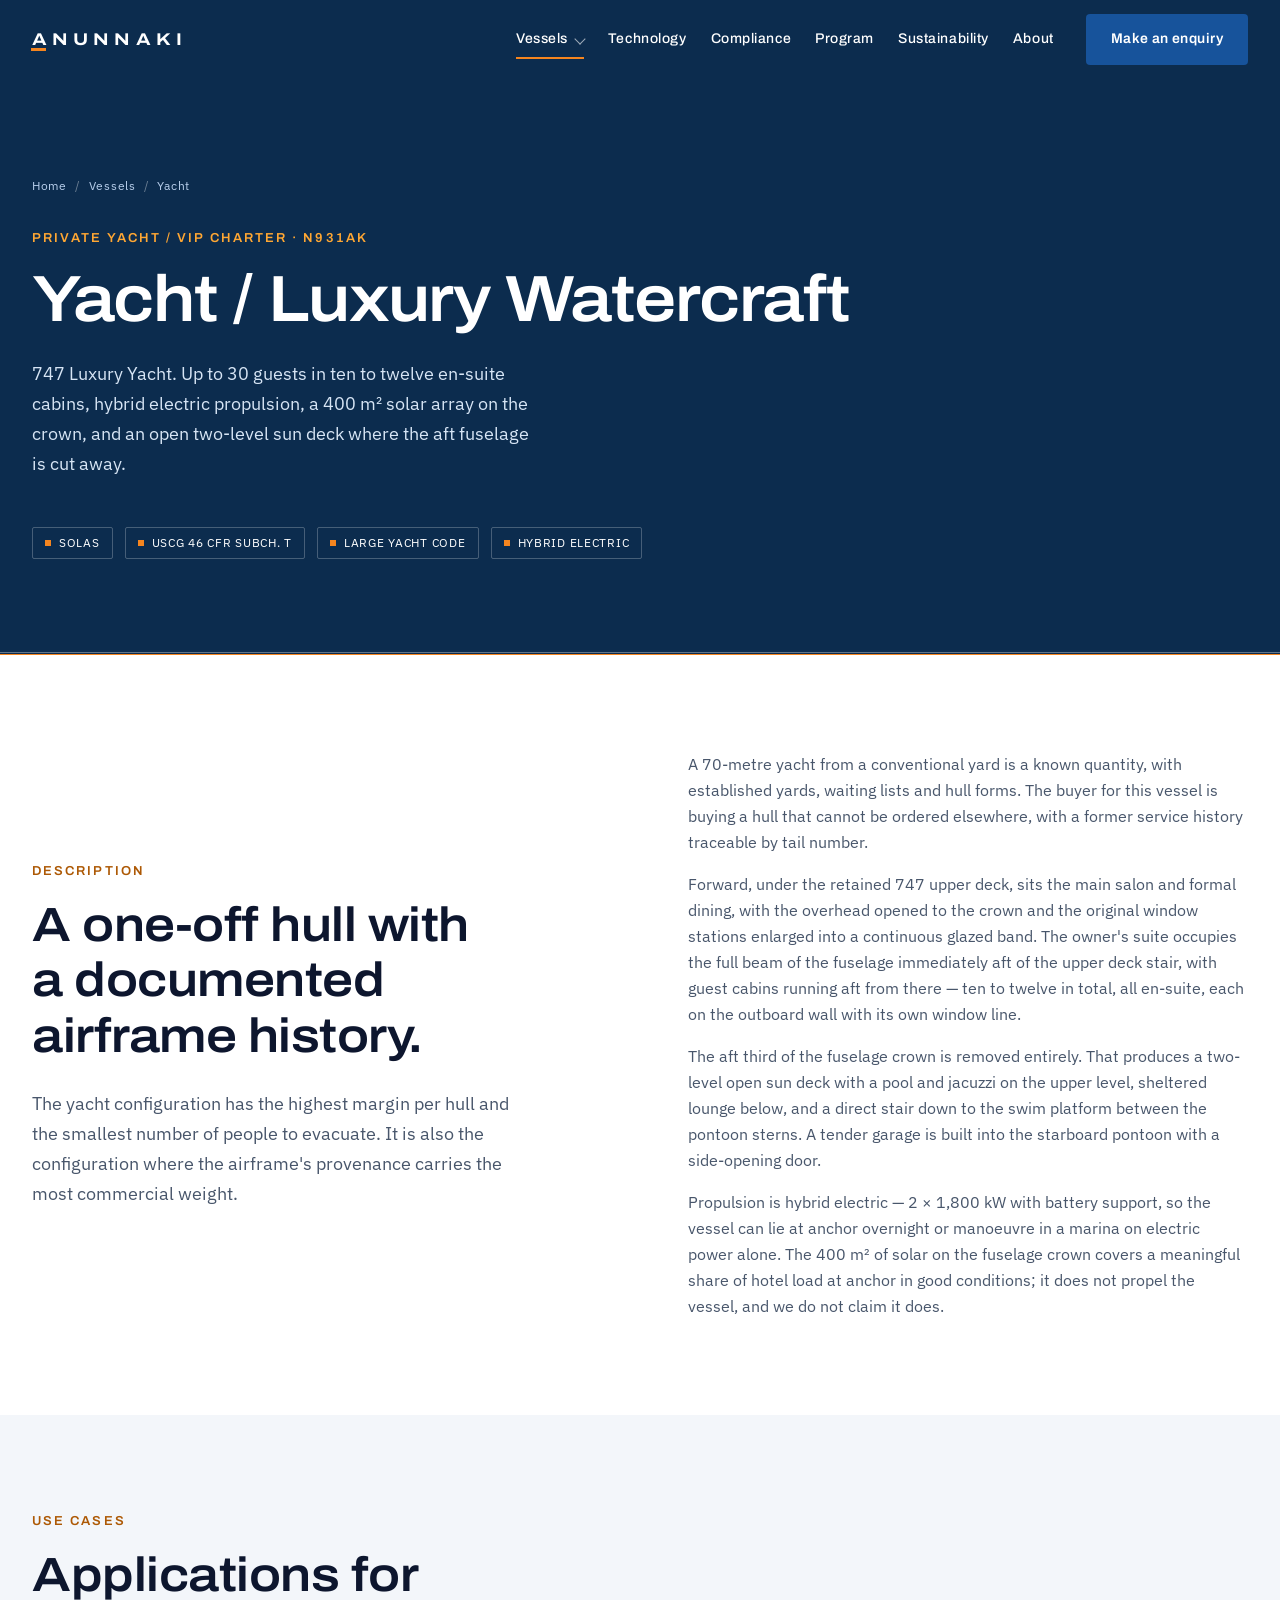
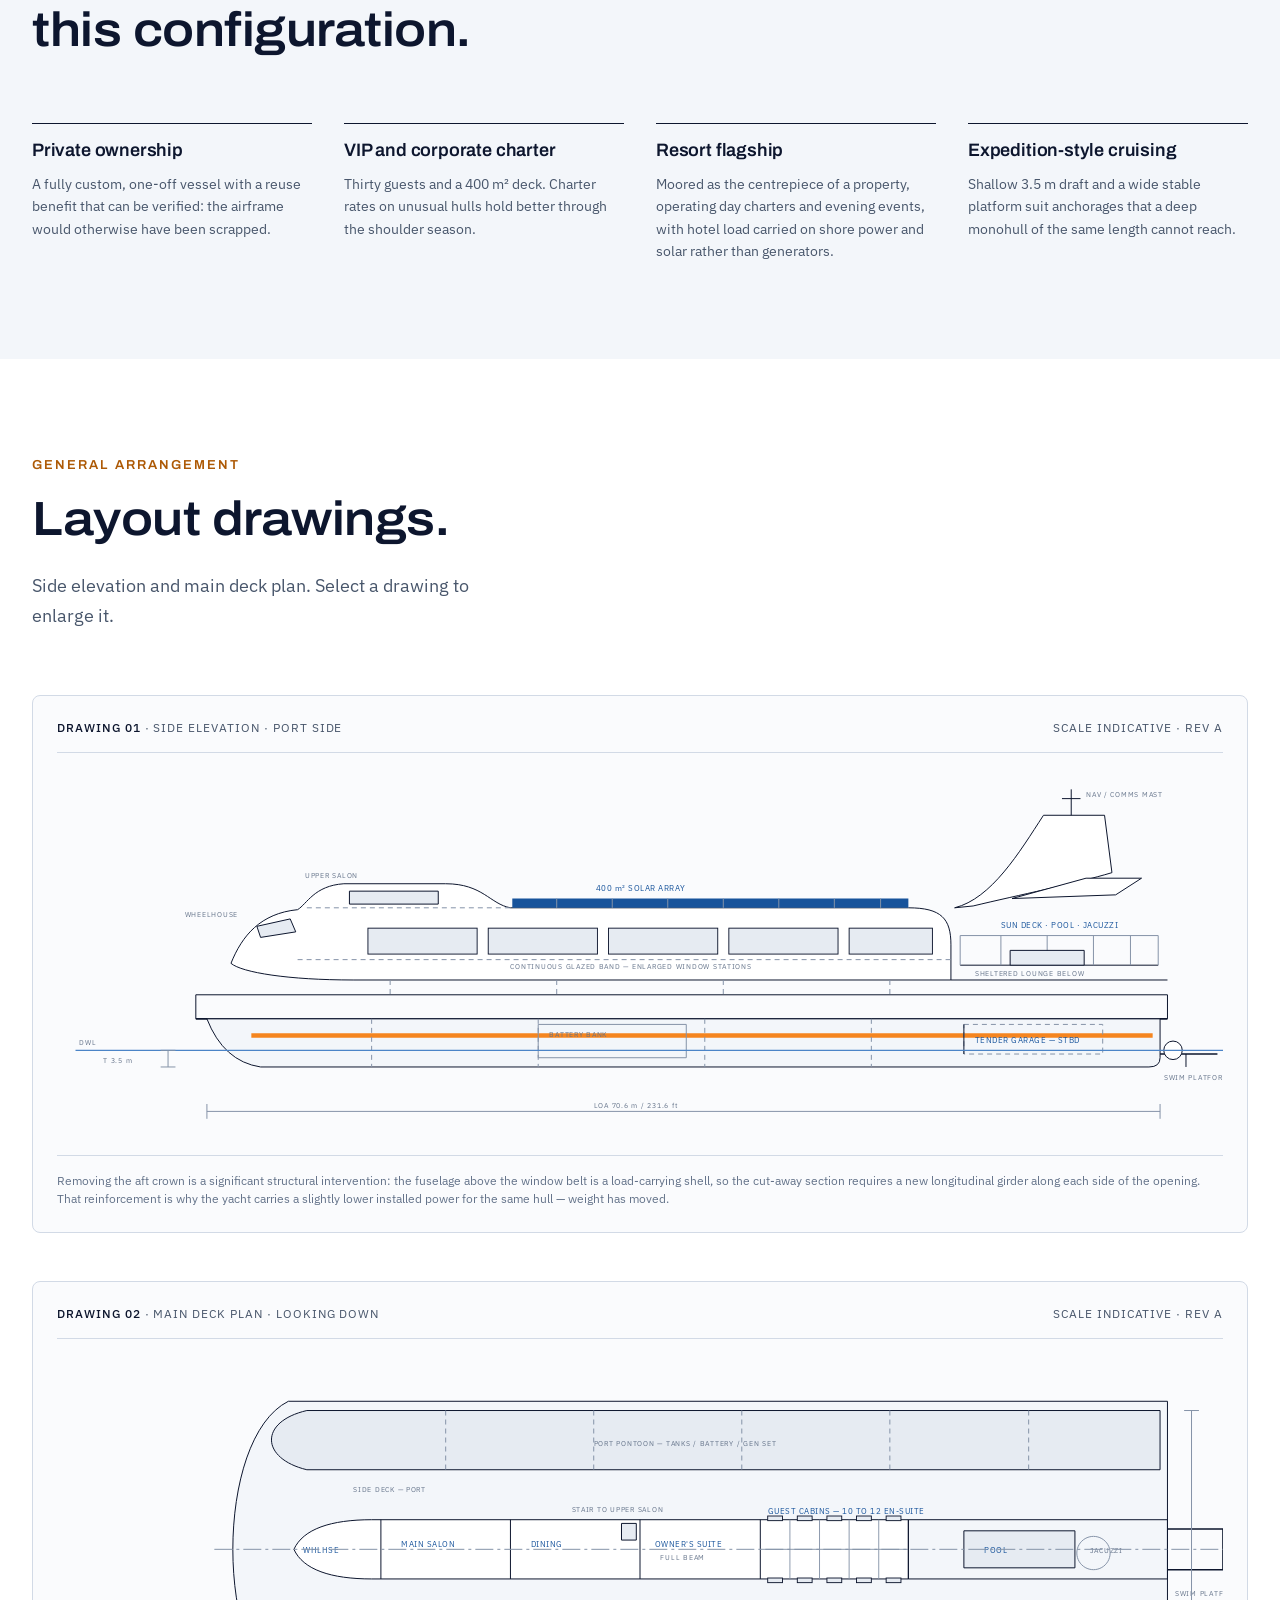
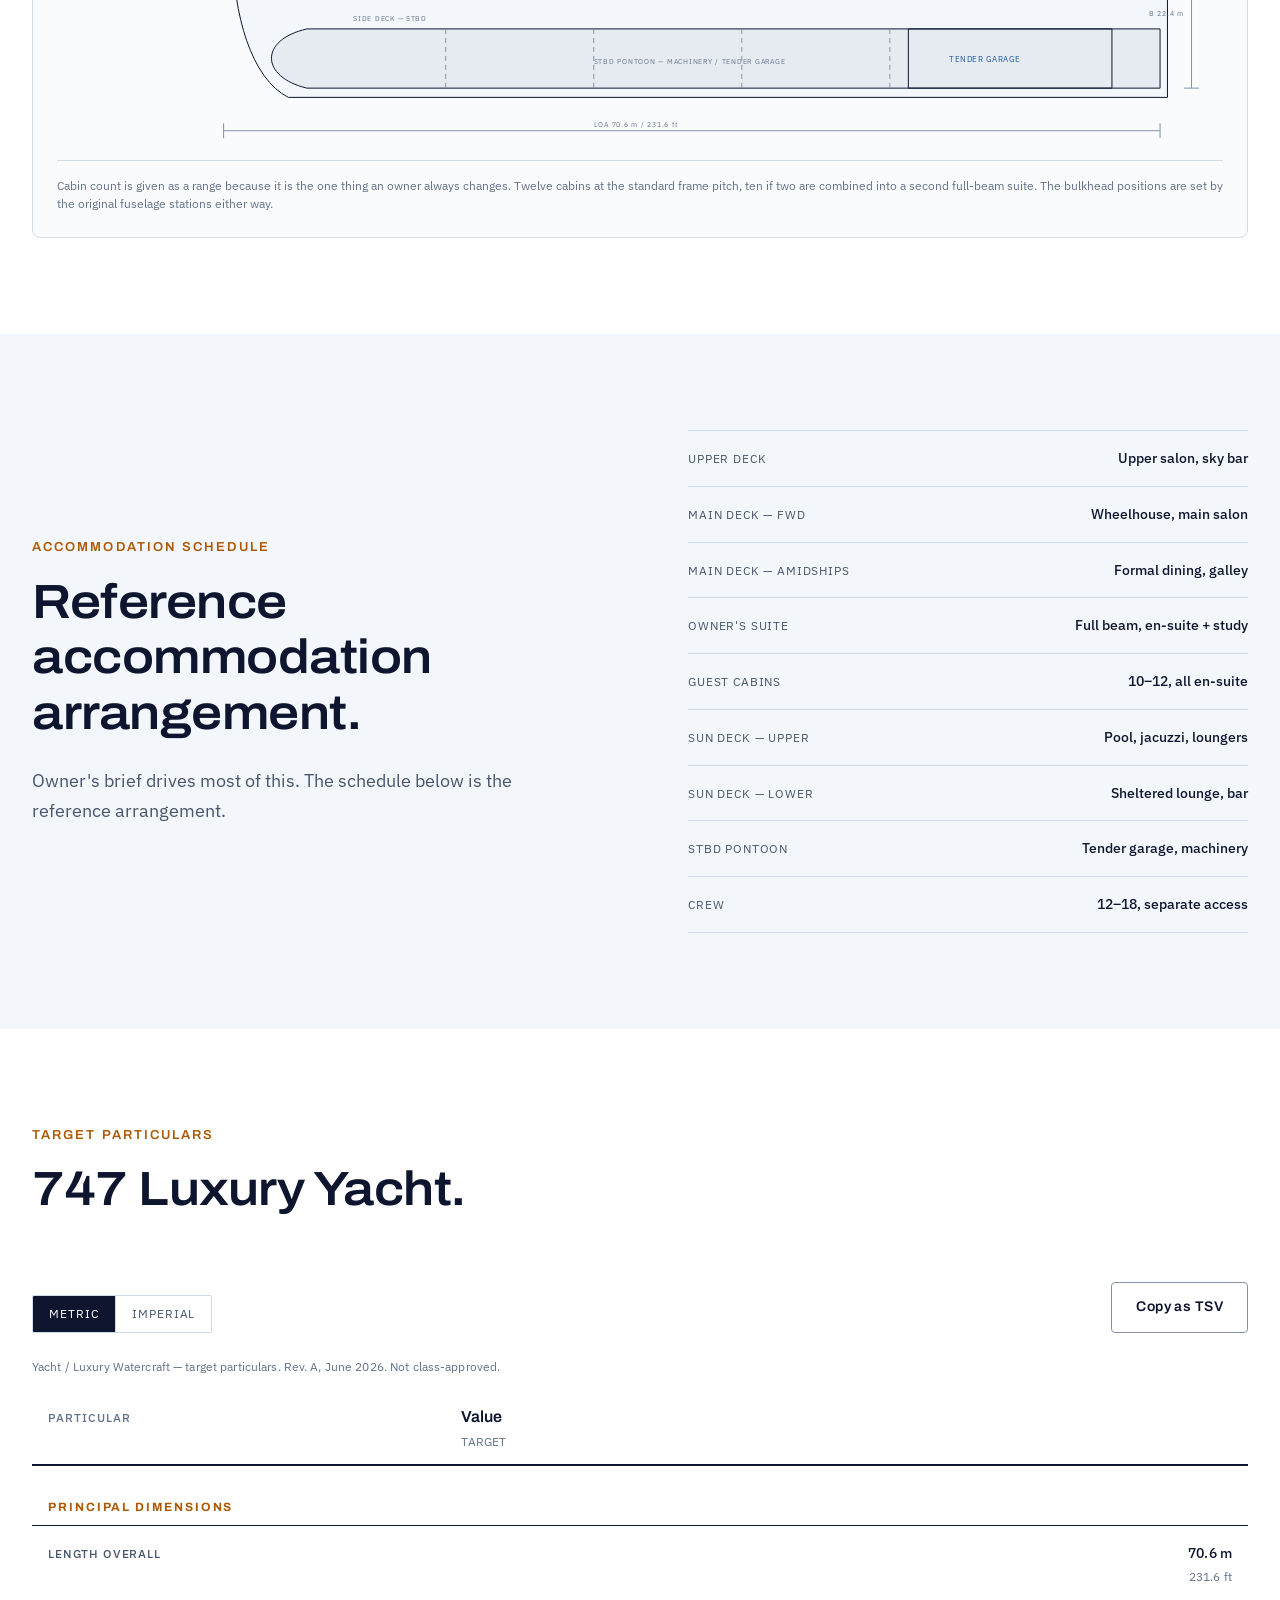
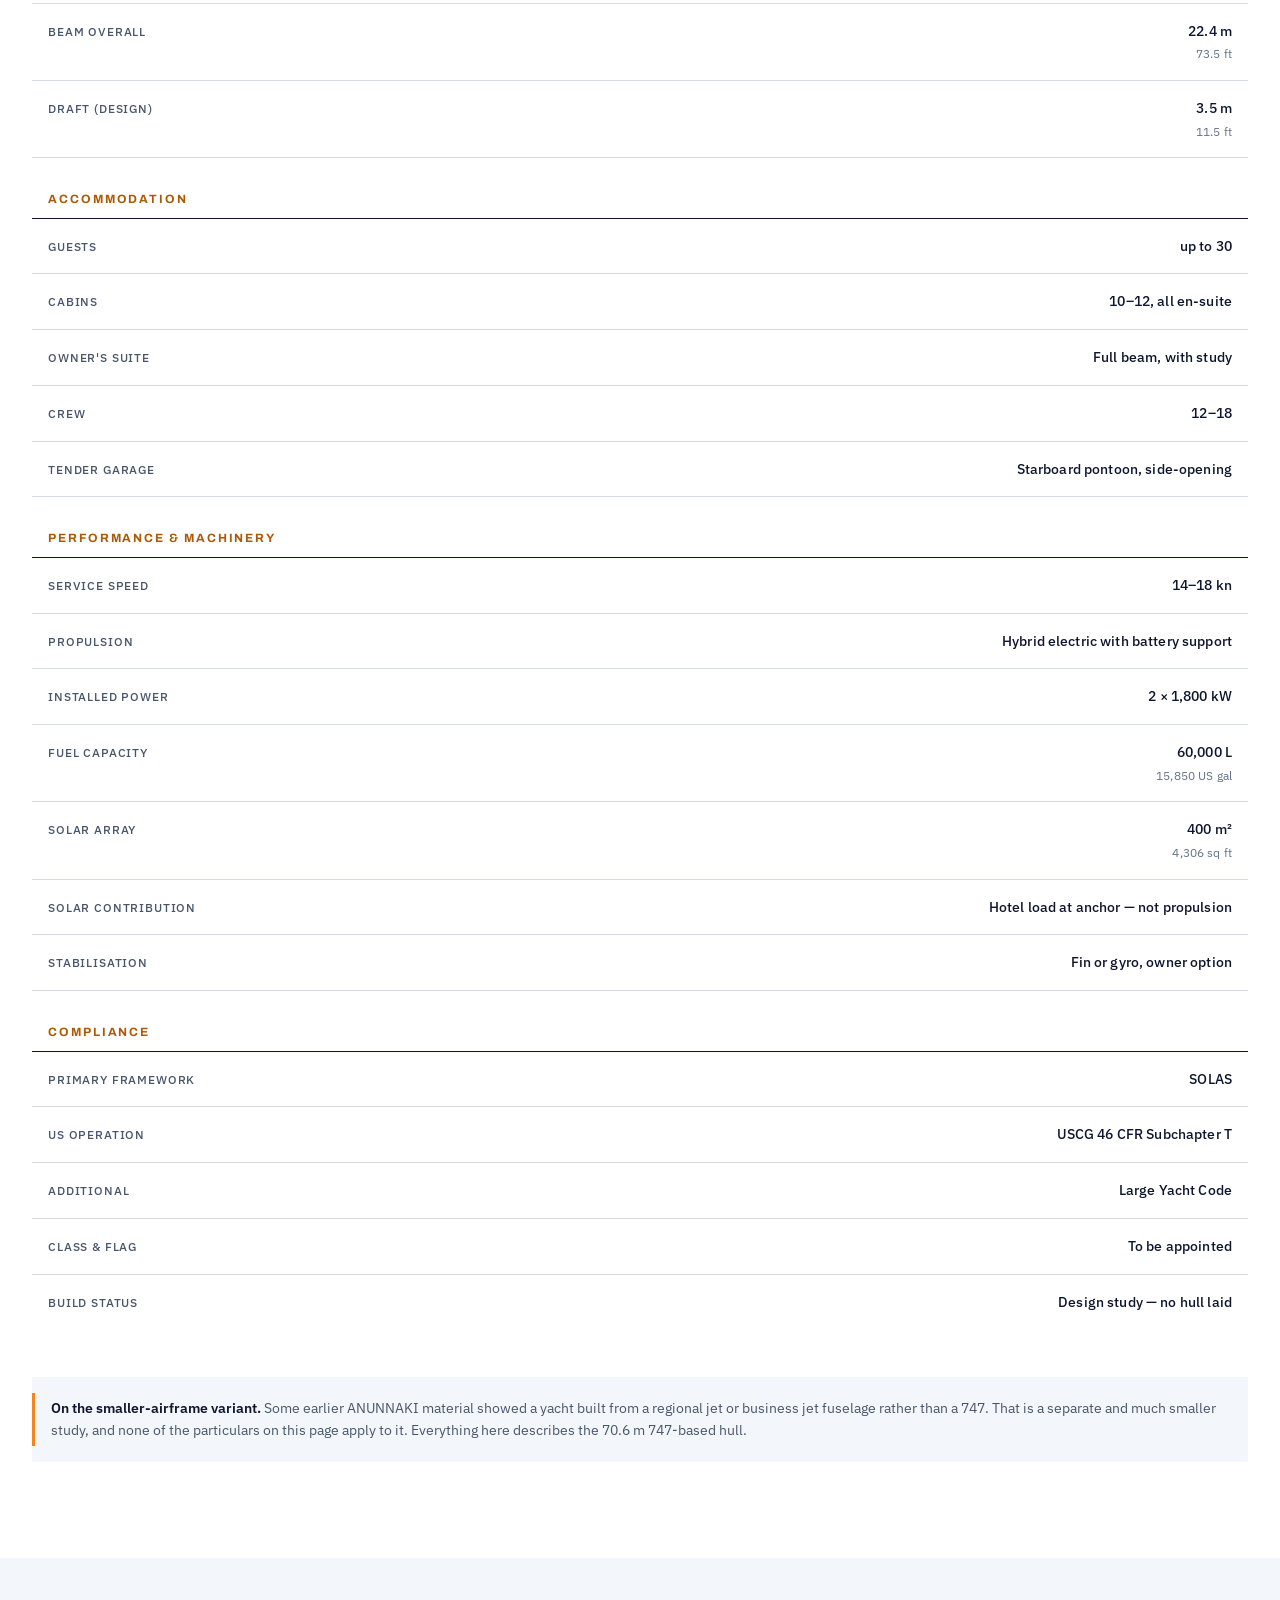
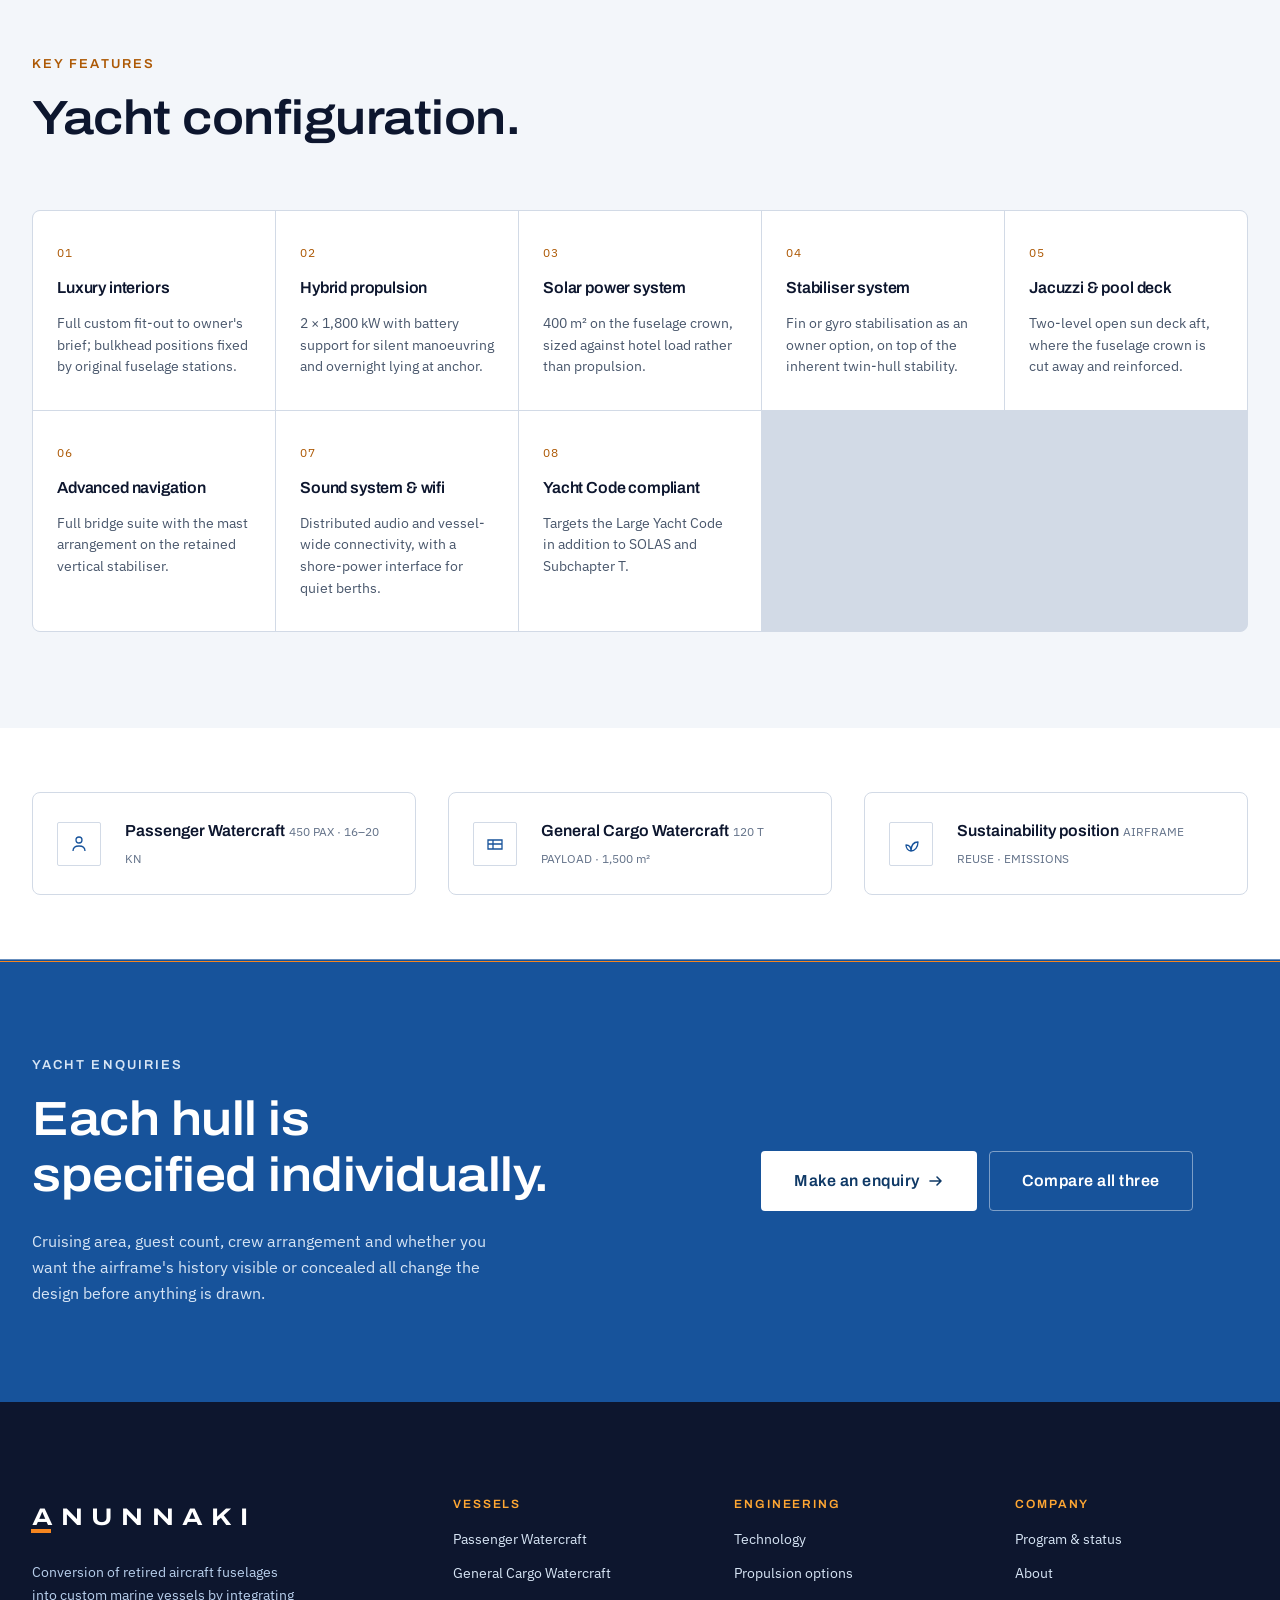
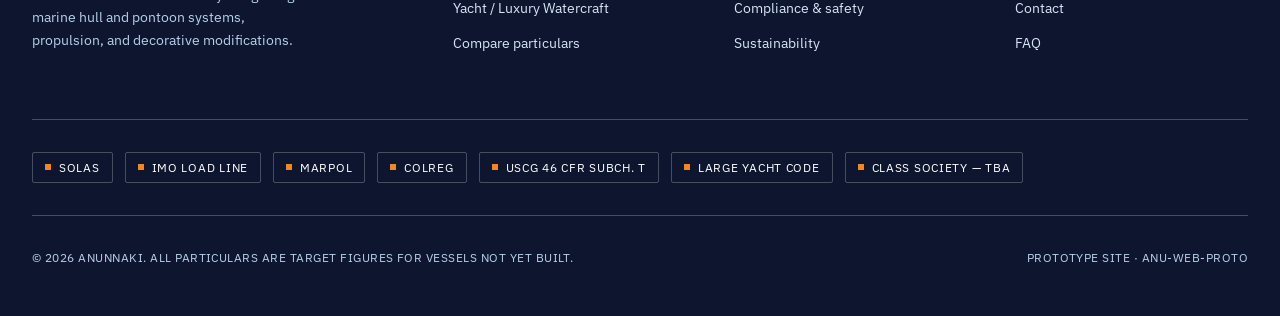
<file: yacht.html>
<!DOCTYPE html>
<html lang="en" class="no-js">
<head>
<meta charset="utf-8">
<meta name="viewport" content="width=device-width, initial-scale=1">
<title>Yacht / Luxury Watercraft — 747 Luxury Yacht | ANUNNAKI</title>
<meta name="description" content="The ANUNNAKI 747 Luxury Yacht: a private yacht and VIP charter vessel for up to 30 guests in 10 to 12 en-suite cabins, hybrid electric with a 400 square metre solar array. General arrangement drawings, deck layout and target particulars.">

<link rel="preconnect" href="https://fonts.googleapis.com">
<link rel="preconnect" href="https://fonts.gstatic.com" crossorigin>
<link rel="stylesheet" href="https://fonts.googleapis.com/css2?family=Archivo:wdth,wght@75..125,400..700&family=IBM+Plex+Sans:wght@400;500;600&display=swap">
<link rel="stylesheet" href="styles.css">
</head>

<body>

<a class="skip-link" href="#main">Skip to content</a>

<header class="site-header" data-header data-over-hero="true">
  <div class="site-header__inner">
    <a class="logo" href="index.html" aria-label="ANUNNAKI — home">
      <span class="logo__mark">A</span><span>NUNNAKI</span>
    </a>
    <nav class="nav" aria-label="Primary">
      <ul class="nav__list">
        <li class="nav__item">
          <a class="nav__link nav__link--has-menu" href="vessels.html" aria-current="page">
            Vessels <span class="nav__caret" aria-hidden="true"></span>
          </a>
          <div class="nav__menu">
            <a class="nav__menu-link" href="passenger.html"><span class="nav__menu-title">Passenger Watercraft</span><span class="nav__menu-meta">747 CRUISE LINER · 450 PAX</span></a>
            <a class="nav__menu-link" href="cargo.html"><span class="nav__menu-title">General Cargo Watercraft</span><span class="nav__menu-meta">747 CARGO BARGE · 120 T</span></a>
            <a class="nav__menu-link" href="yacht.html"><span class="nav__menu-title">Yacht / Luxury Watercraft</span><span class="nav__menu-meta">747 LUXURY YACHT · 30 GUESTS</span></a>
          </div>
        </li>
        <li class="nav__item"><a class="nav__link" href="technology.html">Technology</a></li>
        <li class="nav__item"><a class="nav__link" href="compliance.html">Compliance</a></li>
        <li class="nav__item"><a class="nav__link" href="program.html">Program</a></li>
        <li class="nav__item"><a class="nav__link" href="sustainability.html">Sustainability</a></li>
        <li class="nav__item"><a class="nav__link" href="about.html">About</a></li>
      </ul>
      <a class="btn btn--primary" href="contact.html">Make an enquiry</a>
    </nav>
    <button class="nav-toggle" type="button" data-nav-toggle aria-expanded="false" aria-controls="drawer" aria-label="Open menu">
      <span class="nav-toggle__bar"></span><span class="nav-toggle__bar"></span><span class="nav-toggle__bar"></span>
    </button>
  </div>
</header>

<div class="drawer" id="drawer" data-drawer data-open="false">
  <p class="drawer__group-label">Vessels</p>
  <a class="drawer__link" href="passenger.html">Passenger <span class="drawer__meta">450 PAX</span></a>
  <a class="drawer__link" href="cargo.html">Cargo <span class="drawer__meta">120 T</span></a>
  <a class="drawer__link" href="yacht.html" aria-current="page">Yacht <span class="drawer__meta">30 GUESTS</span></a>
  <p class="drawer__group-label">Company</p>
  <a class="drawer__link" href="technology.html">Technology</a>
  <a class="drawer__link" href="compliance.html">Compliance &amp; Safety</a>
  <a class="drawer__link" href="program.html">Program</a>
  <a class="drawer__link" href="sustainability.html">Sustainability</a>
  <a class="drawer__link" href="about.html">About</a>
  <a class="drawer__link" href="faq.html">FAQ</a>
  <a class="drawer__link" href="contact.html">Contact</a>
</div>


<main id="main">

<section class="hero hero--title">
  <div class="container">
    <nav class="breadcrumb breadcrumb--on-brand mb-6" aria-label="Breadcrumb">
      <ol>
        <li><a href="index.html">Home</a></li>
        <li><a href="vessels.html">Vessels</a></li>
        <li>Yacht</li>
      </ol>
    </nav>
    <p class="eyebrow eyebrow--on-brand">Private yacht / VIP charter · N931AK</p>
    <h1>Yacht / Luxury Watercraft</h1>
    <p class="hero__lead">
      747 Luxury Yacht. Up to 30 guests in ten to twelve en-suite cabins, hybrid electric
      propulsion, a 400&nbsp;m² solar array on the crown, and an open two-level sun deck where the
      aft fuselage is cut away.
    </p>
    <div class="cluster mt-7">
      <span class="badge badge--on-brand">SOLAS</span>
      <span class="badge badge--on-brand">USCG 46 CFR SUBCH. T</span>
      <span class="badge badge--on-brand">LARGE YACHT CODE</span>
      <span class="badge badge--on-brand">HYBRID ELECTRIC</span>
    </div>
  </div>
</section>

<section class="section">
  <div class="container">
    <div class="split">
      <div class="reveal">
        <p class="eyebrow">Description</p>
        <h2>A one-off hull with a documented airframe history.</h2>
        <p class="lead mt-5">
          The yacht configuration has the highest margin per hull and the smallest number of people
          to evacuate. It is also the configuration where the airframe's provenance carries the most
          commercial weight.
        </p>
      </div>

      <div class="prose reveal">
        <p>
          A 70-metre yacht from a conventional yard is a known quantity, with established yards,
          waiting lists and hull forms. The buyer for this vessel is buying a hull that cannot be
          ordered elsewhere, with a former service history traceable by tail number.
        </p>
        <p>
          Forward, under the retained 747 upper deck, sits the main salon and formal dining, with
          the overhead opened to the crown and the original window stations enlarged into a
          continuous glazed band. The owner's suite occupies the full beam of the fuselage
          immediately aft of the upper deck stair, with guest cabins running aft from there — ten
          to twelve in total, all en-suite, each on the outboard wall with its own window line.
        </p>
        <p>
          The aft third of the fuselage crown is removed entirely. That produces a two-level open
          sun deck with a pool and jacuzzi on the upper level, sheltered lounge below, and a direct
          stair down to the swim platform between the pontoon sterns. A tender garage is built into
          the starboard pontoon with a side-opening door.
        </p>
        <p>
          Propulsion is hybrid electric — 2 × 1,800&nbsp;kW with battery support, so the vessel can
          lie at anchor overnight or manoeuvre in a marina on electric power alone. The
          400&nbsp;m² of solar on the fuselage crown covers a meaningful share of hotel load at
          anchor in good conditions; it does not propel the vessel, and we do not claim it does.
        </p>
      </div>
    </div>
  </div>
</section>

<section class="section section--sunken">
  <div class="container">
    <div class="section-header reveal">
      <p class="eyebrow">Use cases</p>
      <h2>Applications for this configuration.</h2>
    </div>
    <div class="use-cases">
      <div class="use-case reveal">
        <h3 class="use-case__title">Private ownership</h3>
        <p class="use-case__desc">
          A fully custom, one-off vessel with a reuse benefit that can be verified: the airframe
          would otherwise have been scrapped.
        </p>
      </div>
      <div class="use-case reveal">
        <h3 class="use-case__title">VIP and corporate charter</h3>
        <p class="use-case__desc">
          Thirty guests and a 400&nbsp;m² deck. Charter rates on unusual hulls hold better through
          the shoulder season.
        </p>
      </div>
      <div class="use-case reveal">
        <h3 class="use-case__title">Resort flagship</h3>
        <p class="use-case__desc">
          Moored as the centrepiece of a property, operating day charters and evening events, with
          hotel load carried on shore power and solar rather than generators.
        </p>
      </div>
      <div class="use-case reveal">
        <h3 class="use-case__title">Expedition-style cruising</h3>
        <p class="use-case__desc">
          Shallow 3.5&nbsp;m draft and a wide stable platform suit anchorages that a deep monohull
          of the same length cannot reach.
        </p>
      </div>
    </div>
  </div>
</section>

<!-- ======================================================================
     GENERAL ARRANGEMENT
     ====================================================================== -->
<section class="section" id="layout">
  <div class="container container--wide">

    <div class="section-header reveal">
      <p class="eyebrow">General arrangement</p>
      <h2>Layout drawings.</h2>
      <p class="section-header__lead">
        Side elevation and main deck plan. Select a drawing to enlarge it.
      </p>
    </div>

    <figure class="drawing drawing--zoom reveal mb-7">
      <figcaption class="drawing__label">
        <span><b>Drawing 01</b> · Side elevation · Port side</span>
        <span>SCALE INDICATIVE · REV A</span>
      </figcaption>
      <div class="drawing__canvas">
        <svg class="ga" viewBox="0 0 1260 400" role="img"
             aria-label="Side elevation of the 747 Luxury Yacht. The forward two thirds of the fuselage is intact with a continuous glazed salon band and a solar array along the crown. The aft third of the crown is removed to form a two-level open sun deck with a pool, sheltered by the retained vertical stabiliser. A tender garage is shown hidden inside the starboard pontoon, and a swim platform extends aft at waterline level. Overall length is 70.6 metres and design draft is 3.5 metres.">
          <g transform="translate(20,20)">

            <!-- fuselage, crown cut away aft -->
            <path class="fill-white" d="M 168 190 C 180 160, 200 136, 240 132 C 250 126, 258 106, 290 104 L 400 104 C 440 104, 448 126, 470 130 L 900 130 C 936 130, 946 142, 946 170 L 946 208 L 300 208 C 230 208, 180 200, 168 190 Z"/>
            <path class="hid" d="M 250 130 L 470 130"/>
            <path class="hid" d="M 240 186 L 946 186"/>

            <path class="fill-white" d="M 950 130 C 990 120, 1020 70, 1046 30 L 1112 30 L 1120 92 C 1080 104, 1020 116, 970 128 Z"/>
            <path class="fill-white" d="M 1012 120 L 1092 98 L 1152 98 L 1124 116 Z"/>
            <path class="ln" d="M 1076 30 L 1076 2 M 1066 12 L 1086 12"/>
            <text x="1092" y="10" class="tag">NAV / COMMS MAST</text>

            <path class="fill-mid" d="M 196 150 L 232 142 L 238 156 L 200 162 Z"/>
            <text x="118" y="140" class="tag">WHEELHOUSE</text>

            <!-- solar array on the crown -->
            <path class="fill-brand" d="M 472 120 L 900 120 L 900 130 L 472 130 Z"/>
            <path class="dim" d="M 520 120 V 130 M 580 120 V 130 M 640 120 V 130 M 700 120 V 130 M 760 120 V 130 M 820 120 V 130 M 870 120 V 130"/>
            <text x="562" y="112" class="callout">400 m² SOLAR ARRAY</text>

            <!-- upper deck glazing -->
            <path class="fill-mid" d="M 296 112 L 392 112 L 392 126 L 296 126 Z"/>
            <text x="248" y="98" class="tag">UPPER SALON</text>

            <!-- continuous salon glazing -->
            <g class="fill-mid">
              <rect x="316" y="152" width="118" height="28"/>
              <rect x="446" y="152" width="118" height="28"/>
              <rect x="576" y="152" width="118" height="28"/>
              <rect x="706" y="152" width="118" height="28"/>
              <rect x="836" y="152" width="90" height="28"/>
            </g>
            <text x="470" y="196" class="tag">CONTINUOUS GLAZED BAND — ENLARGED WINDOW STATIONS</text>

            <!-- open aft sun deck, two levels -->
            <path class="ln" d="M 946 208 L 1180 208"/>
            <path class="ln" d="M 956 192 L 1170 192"/>
            <path class="dim" d="M 956 192 L 956 160 M 1170 192 L 1170 160 M 956 160 L 1170 160"/>
            <path class="dim" d="M 1000 192 V 160 M 1050 192 V 160 M 1100 192 V 160 M 1140 192 V 160"/>
            <!-- pool -->
            <path class="fill-mid" d="M 1010 176 L 1090 176 L 1090 192 L 1010 192 Z"/>
            <text x="1000" y="152" class="callout">SUN DECK · POOL · JACUZZI</text>
            <text x="972" y="204" class="tag">SHELTERED LOUNGE BELOW</text>

            <!-- main deck -->
            <path class="ln-2" d="M 130 250 L 1180 250"/>
            <path class="ln" d="M 130 250 L 130 224 L 1180 224 L 1180 250"/>
            <path class="hid" d="M 340 208 L 340 224 M 520 208 L 520 224 M 700 208 L 700 224 M 880 208 L 880 224"/>

            <!-- pontoon -->
            <path class="fill-light" d="M 142 250 L 1172 250 L 1172 292 Q 1172 302 1160 302 L 200 302 Q 160 296 142 250 Z"/>
            <path d="M 190 268 L 1164 268" stroke="var(--accent-graphic)" stroke-width="5" fill="none"/>
            <path class="hid" d="M 320 250 L 320 302 M 500 250 L 500 302 M 680 250 L 680 302 M 860 250 L 860 302"/>

            <!-- tender garage -->
            <path class="hid" d="M 960 256 L 1110 256 L 1110 288 L 960 288 Z"/>
            <path class="ln" d="M 960 256 L 960 288"/>
            <text x="972" y="276" class="callout">TENDER GARAGE — STBD</text>

            <!-- battery bank -->
            <path class="dim" d="M 500 256 L 660 256 L 660 292 L 500 292 Z"/>
            <text x="512" y="270" class="tag">BATTERY BANK</text>

            <!-- swim platform -->
            <path class="ln-2" d="M 1172 288 L 1234 288"/>
            <path class="ln" d="M 1200 288 L 1200 302"/>
            <text x="1176" y="316" class="tag">SWIM PLATFORM</text>

            <circle class="fill-white" cx="1186" cy="284" r="10"/>

            <path class="wl" d="M 0 284 H 1250"/>
            <text x="4" y="278" class="tag">DWL</text>

            <path class="dim" d="M 142 350 L 1172 350 M 142 342 L 142 358 M 1172 342 L 1172 358"/>
            <text x="560" y="346" class="tag">LOA 70.6 m / 231.6 ft</text>

            <path class="dim" d="M 100 284 L 100 302 M 92 284 L 108 284 M 92 302 L 108 302"/>
            <text x="30" y="298" class="tag">T 3.5 m</text>
          </g>
        </svg>
      </div>
      <p class="drawing__note">
        Removing the aft crown is a significant structural intervention: the fuselage above the
        window belt is a load-carrying shell, so the cut-away section requires a new longitudinal
        girder along each side of the opening. That reinforcement is why the yacht carries a
        slightly lower installed power for the same hull — weight has moved.
      </p>
    </figure>

    <figure class="drawing drawing--zoom reveal">
      <figcaption class="drawing__label">
        <span><b>Drawing 02</b> · Main deck plan · Looking down</span>
        <span>SCALE INDICATIVE · REV A</span>
      </figcaption>
      <div class="drawing__canvas">
        <svg class="ga" viewBox="0 0 1260 420" role="img"
             aria-label="Main deck plan of the 747 Luxury Yacht viewed from above. Twin pontoon hulls run outboard. The fuselage on the centreline contains, fore to aft, wheelhouse, main salon, formal dining, owner's suite spanning the full beam, and a run of guest cabins each with an outboard window. The aft third opens to a sun deck with a pool, flanked by side decks, with a tender garage in the starboard pontoon.">
          <g transform="translate(20,20)">

            <path class="fill-light" d="M 230 30 L 1180 30 L 1180 350 L 230 350 C 150 310, 150 70, 230 30 Z"/>

            <path class="fill-mid" d="M 250 40 L 1172 40 L 1172 104 L 250 104 C 200 92, 198 52, 250 40 Z"/>
            <path class="fill-mid" d="M 250 276 L 1172 276 L 1172 340 L 250 340 C 200 328, 198 288, 250 276 Z"/>
            <text x="560" y="78" class="tag">PORT PONTOON — TANKS / BATTERY / GEN SET</text>
            <text x="560" y="314" class="tag">STBD PONTOON — MACHINERY / TENDER GARAGE</text>
            <path class="hid" d="M 400 40 L 400 104 M 560 40 L 560 104 M 720 40 L 720 104 M 880 40 L 880 104 M 1030 40 L 1030 104"/>
            <path class="hid" d="M 400 276 L 400 340 M 560 276 L 560 340 M 720 276 L 720 340 M 880 276 L 880 340"/>
            <path class="ln" d="M 900 276 L 1120 276 L 1120 340 L 900 340 Z"/>
            <text x="944" y="312" class="callout">TENDER GARAGE</text>

            <text x="300" y="128" class="tag">SIDE DECK — PORT</text>
            <text x="300" y="268" class="tag">SIDE DECK — STBD</text>

            <!-- fuselage plan, forward two thirds enclosed -->
            <path class="fill-white" d="M 236 190 C 246 168, 276 158, 320 158 L 900 158 L 900 222 L 320 222 C 276 222, 246 212, 236 190 Z"/>
            <path class="ln" d="M 330 158 L 330 222 M 470 158 L 470 222 M 610 158 L 610 222 M 740 158 L 740 222"/>

            <text x="246" y="194" class="callout">WHLHSE</text>
            <text x="352" y="188" class="callout">MAIN SALON</text>
            <text x="492" y="188" class="callout">DINING</text>
            <text x="626" y="188" class="callout">OWNER'S SUITE</text>
            <text x="632" y="202" class="tag">FULL BEAM</text>

            <!-- guest cabins -->
            <g class="dim">
              <path d="M 740 190 H 900"/>
              <path d="M 772 158 V 190 M 804 158 V 190 M 836 158 V 190 M 868 158 V 190"/>
              <path d="M 772 190 V 222 M 804 190 V 222 M 836 190 V 222 M 868 190 V 222"/>
            </g>
            <text x="748" y="152" class="callout">GUEST CABINS — 10 TO 12 EN-SUITE</text>

            <!-- window marks on cabins -->
            <g class="fill-mid">
              <rect x="748" y="154" width="16" height="5"/><rect x="780" y="154" width="16" height="5"/>
              <rect x="812" y="154" width="16" height="5"/><rect x="844" y="154" width="16" height="5"/>
              <rect x="876" y="154" width="16" height="5"/>
              <rect x="748" y="221" width="16" height="5"/><rect x="780" y="221" width="16" height="5"/>
              <rect x="812" y="221" width="16" height="5"/><rect x="844" y="221" width="16" height="5"/>
              <rect x="876" y="221" width="16" height="5"/>
            </g>

            <!-- open aft sun deck -->
            <path class="ln" d="M 900 158 L 1180 158 L 1180 222 L 900 222 Z"/>
            <path class="fill-mid" d="M 960 170 L 1080 170 L 1080 210 L 960 210 Z"/>
            <text x="982" y="194" class="callout">POOL</text>
            <text x="1096" y="194" class="tag">JACUZZI</text>
            <path class="dim" d="M 1100 176 a 18 18 0 1 0 0.1 0"/>

            <!-- stair core -->
            <path class="fill-mid" d="M 590 162 L 606 162 L 606 180 L 590 180 Z"/>
            <text x="536" y="150" class="tag">STAIR TO UPPER SALON</text>

            <!-- swim platform -->
            <path class="ln-2" d="M 1180 168 L 1240 168 L 1240 212 L 1180 212"/>
            <text x="1188" y="240" class="tag">SWIM PLATFORM</text>

            <path class="dim" d="M 1206 40 L 1206 340 M 1198 40 L 1214 40 M 1198 340 L 1214 340"/>
            <text x="1160" y="262" class="tag">B 22.4 m</text>

            <path class="dim" d="M 160 386 L 1172 386 M 160 378 L 160 394 M 1172 378 L 1172 394"/>
            <text x="560" y="382" class="tag">LOA 70.6 m / 231.6 ft</text>

            <path class="dim" d="M 150 190 L 1250 190" stroke-dasharray="18 4 3 4"/>
          </g>
        </svg>
      </div>
      <p class="drawing__note">
        Cabin count is given as a range because it is the one thing an owner always changes.
        Twelve cabins at the standard frame pitch, ten if two are combined into a second full-beam
        suite. The bulkhead positions are set by the original fuselage stations either way.
      </p>
    </figure>


  </div>
</section>

<section class="section section--sunken">
  <div class="container">
    <div class="split">
      <div class="reveal">
        <p class="eyebrow">Accommodation schedule</p>
        <h2>Reference accommodation arrangement.</h2>
        <p class="lead mt-5">
          Owner's brief drives most of this. The schedule below is the reference arrangement.
        </p>
      </div>
      <div class="reveal">
        <dl class="datalist">
          <div class="datalist__row"><dt class="datalist__key">Upper deck</dt><dd class="datalist__val">Upper salon, sky bar</dd></div>
          <div class="datalist__row"><dt class="datalist__key">Main deck — fwd</dt><dd class="datalist__val">Wheelhouse, main salon</dd></div>
          <div class="datalist__row"><dt class="datalist__key">Main deck — amidships</dt><dd class="datalist__val">Formal dining, galley</dd></div>
          <div class="datalist__row"><dt class="datalist__key">Owner's suite</dt><dd class="datalist__val">Full beam, en-suite + study</dd></div>
          <div class="datalist__row"><dt class="datalist__key">Guest cabins</dt><dd class="datalist__val">10–12, all en-suite</dd></div>
          <div class="datalist__row"><dt class="datalist__key">Sun deck — upper</dt><dd class="datalist__val">Pool, jacuzzi, loungers</dd></div>
          <div class="datalist__row"><dt class="datalist__key">Sun deck — lower</dt><dd class="datalist__val">Sheltered lounge, bar</dd></div>
          <div class="datalist__row"><dt class="datalist__key">Stbd pontoon</dt><dd class="datalist__val">Tender garage, machinery</dd></div>
          <div class="datalist__row"><dt class="datalist__key">Crew</dt><dd class="datalist__val">12–18, separate access</dd></div>
        </dl>
      </div>
    </div>
  </div>
</section>

<section class="section" id="particulars">
  <div class="container" data-spec-scope>
    <div class="section-header reveal">
      <p class="eyebrow">Target particulars</p>
      <h2>747 Luxury Yacht.</h2>
    </div>

    <div class="spec reveal">
      <div class="spec__head">
        <div class="unit-toggle" data-unit-toggle role="group" aria-label="Unit system">
          <button class="unit-toggle__btn" type="button" data-unit="metric" aria-pressed="true">METRIC</button>
          <button class="unit-toggle__btn" type="button" data-unit="imperial" aria-pressed="false">IMPERIAL</button>
        </div>
        <button class="btn btn--secondary" type="button" data-copy-table="yacht-table">Copy as TSV</button>
      </div>

      <div class="spec__scroll">
        <table class="spec-table" id="yacht-table">
          <caption>Yacht / Luxury Watercraft — target particulars. Rev. A, June 2026. Not class-approved.</caption>
          <thead>
            <tr><th scope="col">Particular</th><th scope="col">Value<span class="spec-table__sub">TARGET</span></th></tr>
          </thead>
          <tbody>
            <tr class="spec-group"><th scope="colgroup" colspan="2">Principal dimensions</th></tr>
            <tr><th scope="row">Length overall</th><td data-metric="70.6 m" data-imperial="231.6 ft"><span data-primary>70.6 m</span><span class="spec-alt" data-secondary>231.6 ft</span></td></tr>
            <tr><th scope="row">Beam overall</th><td data-metric="22.4 m" data-imperial="73.5 ft"><span data-primary>22.4 m</span><span class="spec-alt" data-secondary>73.5 ft</span></td></tr>
            <tr><th scope="row">Draft (design)</th><td data-metric="3.5 m" data-imperial="11.5 ft"><span data-primary>3.5 m</span><span class="spec-alt" data-secondary>11.5 ft</span></td></tr>

            <tr class="spec-group"><th scope="colgroup" colspan="2">Accommodation</th></tr>
            <tr><th scope="row">Guests</th><td>up to 30</td></tr>
            <tr><th scope="row">Cabins</th><td>10–12, all en-suite</td></tr>
            <tr><th scope="row">Owner's suite</th><td>Full beam, with study</td></tr>
            <tr><th scope="row">Crew</th><td>12–18</td></tr>
            <tr><th scope="row">Tender garage</th><td>Starboard pontoon, side-opening</td></tr>

            <tr class="spec-group"><th scope="colgroup" colspan="2">Performance &amp; machinery</th></tr>
            <tr><th scope="row">Service speed</th><td>14–18 kn</td></tr>
            <tr><th scope="row">Propulsion</th><td>Hybrid electric with battery support</td></tr>
            <tr><th scope="row">Installed power</th><td>2 × 1,800 kW</td></tr>
            <tr><th scope="row">Fuel capacity</th><td data-metric="60,000 L" data-imperial="15,850 US gal"><span data-primary>60,000 L</span><span class="spec-alt" data-secondary>15,850 US gal</span></td></tr>
            <tr><th scope="row">Solar array</th><td data-metric="400 m²" data-imperial="4,306 sq ft"><span data-primary>400 m²</span><span class="spec-alt" data-secondary>4,306 sq ft</span></td></tr>
            <tr><th scope="row">Solar contribution</th><td>Hotel load at anchor — not propulsion</td></tr>
            <tr><th scope="row">Stabilisation</th><td>Fin or gyro, owner option</td></tr>

            <tr class="spec-group"><th scope="colgroup" colspan="2">Compliance</th></tr>
            <tr><th scope="row">Primary framework</th><td>SOLAS</td></tr>
            <tr><th scope="row">US operation</th><td>USCG 46 CFR Subchapter T</td></tr>
            <tr><th scope="row">Additional</th><td>Large Yacht Code</td></tr>
            <tr><th scope="row">Class &amp; flag</th><td>To be appointed</td></tr>
            <tr><th scope="row">Build status</th><td>Design study — no hull laid</td></tr>
          </tbody>
        </table>
      </div>
    </div>

    <div class="notice mt-7 reveal">
      <p class="notice__body">
        <strong>On the smaller-airframe variant.</strong> Some earlier ANUNNAKI material showed a
        yacht built from a regional jet or business jet fuselage rather than a 747. That is a
        separate and much smaller study, and none of the particulars on this page apply to it.
        Everything here describes the 70.6&nbsp;m 747-based hull.
      </p>
    </div>
  </div>
</section>

<section class="section section--sunken">
  <div class="container">
    <div class="section-header reveal">
      <p class="eyebrow">Key features</p>
      <h2>Yacht configuration.</h2>
    </div>
    <div class="feature-grid reveal">
      <div class="feature"><span class="feature__index">01</span><span class="feature__title">Luxury interiors</span><p class="feature__desc">Full custom fit-out to owner's brief; bulkhead positions fixed by original fuselage stations.</p></div>
      <div class="feature"><span class="feature__index">02</span><span class="feature__title">Hybrid propulsion</span><p class="feature__desc">2 × 1,800 kW with battery support for silent manoeuvring and overnight lying at anchor.</p></div>
      <div class="feature"><span class="feature__index">03</span><span class="feature__title">Solar power system</span><p class="feature__desc">400 m² on the fuselage crown, sized against hotel load rather than propulsion.</p></div>
      <div class="feature"><span class="feature__index">04</span><span class="feature__title">Stabiliser system</span><p class="feature__desc">Fin or gyro stabilisation as an owner option, on top of the inherent twin-hull stability.</p></div>
      <div class="feature"><span class="feature__index">05</span><span class="feature__title">Jacuzzi &amp; pool deck</span><p class="feature__desc">Two-level open sun deck aft, where the fuselage crown is cut away and reinforced.</p></div>
      <div class="feature"><span class="feature__index">06</span><span class="feature__title">Advanced navigation</span><p class="feature__desc">Full bridge suite with the mast arrangement on the retained vertical stabiliser.</p></div>
      <div class="feature"><span class="feature__index">07</span><span class="feature__title">Sound system &amp; wifi</span><p class="feature__desc">Distributed audio and vessel-wide connectivity, with a shore-power interface for quiet berths.</p></div>
      <div class="feature"><span class="feature__index">08</span><span class="feature__title">Yacht Code compliant</span><p class="feature__desc">Targets the Large Yacht Code in addition to SOLAS and Subchapter T.</p></div>
    </div>
  </div>
</section>

<section class="section section--sm">
  <div class="container">
    <div class="auto-grid">
      <a class="download-card reveal" href="passenger.html">
        <span class="download-card__icon" aria-hidden="true">
          <svg viewBox="0 0 20 20" width="20" height="20" fill="none"><circle cx="10" cy="6" r="3" stroke="currentColor" stroke-width="1.3"/><path d="M4 17c0-3.3 2.7-5 6-5s6 1.7 6 5" stroke="currentColor" stroke-width="1.3"/></svg>
        </span>
        <span>
          <span class="download-card__title">Passenger Watercraft</span>
          <span class="download-card__meta">450 PAX · 16–20 KN</span>
        </span>
      </a>
      <a class="download-card reveal" href="cargo.html">
        <span class="download-card__icon" aria-hidden="true">
          <svg viewBox="0 0 20 20" width="20" height="20" fill="none"><path d="M3 6h14v9H3zM3 10h14M8 6v9" stroke="currentColor" stroke-width="1.3"/></svg>
        </span>
        <span>
          <span class="download-card__title">General Cargo Watercraft</span>
          <span class="download-card__meta">120 T PAYLOAD · 1,500 m²</span>
        </span>
      </a>
      <a class="download-card reveal" href="sustainability.html">
        <span class="download-card__icon" aria-hidden="true">
          <svg viewBox="0 0 20 20" width="20" height="20" fill="none"><path d="M10 17c0-6 3-9 7-9 0 5-3 9-7 9zM10 17c0-4-2-6-5-6 0 3 2 6 5 6z" stroke="currentColor" stroke-width="1.3" stroke-linejoin="round"/></svg>
        </span>
        <span>
          <span class="download-card__title">Sustainability position</span>
          <span class="download-card__meta">AIRFRAME REUSE · EMISSIONS</span>
        </span>
      </a>
    </div>
  </div>
</section>

<section class="cta-band">
  <div class="container">
    <div class="cta-band__inner">
      <div>
        <p class="eyebrow eyebrow--on-brand">Yacht enquiries</p>
        <h2>Each hull is specified individually.</h2>
        <p class="mt-5">
          Cruising area, guest count, crew arrangement and whether you want the airframe's history
          visible or concealed all change the design before anything is drawn.
        </p>
      </div>
      <div class="cluster">
        <a class="btn btn--on-brand btn--lg" href="contact.html">
          Make an enquiry
          <svg class="btn__arrow" viewBox="0 0 16 16" fill="none" aria-hidden="true"><path d="M2 8h11M9 4l4 4-4 4" stroke="currentColor" stroke-width="1.6" stroke-linecap="round" stroke-linejoin="round"/></svg>
        </a>
        <a class="btn btn--on-brand-outline btn--lg" href="vessels.html">Compare all three</a>
      </div>
    </div>
  </div>
</section>

</main>

<footer class="site-footer">
  <div class="container">
    <div class="footer-grid">
      <div class="footer-grid__brand">
        <a class="logo logo--lg" href="index.html" aria-label="ANUNNAKI — home">
          <span class="logo__mark">A</span><span>NUNNAKI</span>
        </a>
        <p class="footer__blurb mt-5">
          Conversion of retired aircraft fuselages into custom marine vessels by integrating marine
          hull and pontoon systems, propulsion, and decorative modifications.
        </p>
      </div>
      <div>
        <h4 class="footer__heading">Vessels</h4>
        <ul class="footer__list">
          <li><a href="passenger.html">Passenger Watercraft</a></li>
          <li><a href="cargo.html">General Cargo Watercraft</a></li>
          <li><a href="yacht.html">Yacht / Luxury Watercraft</a></li>
          <li><a href="vessels.html">Compare particulars</a></li>
        </ul>
      </div>
      <div>
        <h4 class="footer__heading">Engineering</h4>
        <ul class="footer__list">
          <li><a href="technology.html">Technology</a></li>
          <li><a href="technology.html#propulsion">Propulsion options</a></li>
          <li><a href="compliance.html">Compliance &amp; safety</a></li>
          <li><a href="sustainability.html">Sustainability</a></li>
        </ul>
      </div>
      <div>
        <h4 class="footer__heading">Company</h4>
        <ul class="footer__list">
          <li><a href="program.html">Program &amp; status</a></li>
          <li><a href="about.html">About</a></li>
          <li><a href="contact.html">Contact</a></li>
          <li><a href="faq.html">FAQ</a></li>
        </ul>
      </div>
    </div>
    <div class="footer__compliance">
      <span class="badge badge--on-brand">SOLAS</span>
      <span class="badge badge--on-brand">IMO LOAD LINE</span>
      <span class="badge badge--on-brand">MARPOL</span>
      <span class="badge badge--on-brand">COLREG</span>
      <span class="badge badge--on-brand">USCG 46 CFR SUBCH. T</span>
      <span class="badge badge--on-brand">LARGE YACHT CODE</span>
      <span class="badge badge--on-brand">CLASS SOCIETY — TBA</span>
    </div>
    <div class="footer__legal">
      <span>© <span data-year>2026</span> ANUNNAKI. ALL PARTICULARS ARE TARGET FIGURES FOR VESSELS NOT YET BUILT.</span>
      <span>PROTOTYPE SITE · ANU-WEB-PROTO</span>
    </div>
  </div>
</footer>

<script src="site.js"></script>
<!-- impeccable-live-start -->
<script src="http://localhost:8400/live.js?token=92280152-2b45-4974-8314-2dab729a905e"></script>
<!-- impeccable-live-end -->
</body>
</html>
</file>
<file: styles.css>
/* ==========================================================================
   ANUNNAKI — System stylesheet
   Layer order is declared once, here. Nothing outside these layers.
   ========================================================================== */

/* Layer order is declared before the import so colors.css's `tokens` layer
   lands at the bottom of the cascade rather than being appended last. */
@layer tokens, reset, base, layout, components, utilities;

@import url("colors.css");

/* ==========================================================================
   RESET
   ========================================================================== */

@layer reset {

  *, *::before, *::after { box-sizing: border-box; }

  * { margin: 0; }

  html {
    -webkit-text-size-adjust: 100%;
    scroll-behavior: smooth;
    scroll-padding-block-start: calc(var(--header-h) + var(--space-5));
  }

  body {
    -webkit-font-smoothing: antialiased;
    text-rendering: optimizeLegibility;
    min-block-size: 100svb;
  }

  img, svg, video, canvas, picture {
    display: block;
    max-inline-size: 100%;
    block-size: auto;
  }

  input, button, textarea, select {
    font: inherit;
    color: inherit;
  }

  button { background: none; border: none; cursor: pointer; }

  p, h1, h2, h3, h4, h5, h6 { overflow-wrap: break-word; }

  ul[class], ol[class] { list-style: none; padding-inline-start: 0; }

  table { border-collapse: collapse; border-spacing: 0; }

  :target { scroll-margin-block-start: calc(var(--header-h) + var(--space-6)); }

  @media (prefers-reduced-motion: reduce) {
    html { scroll-behavior: auto; }
    *, *::before, *::after {
      animation-duration: 0.01ms !important;
      animation-iteration-count: 1 !important;
      transition-duration: 0.01ms !important;
      scroll-behavior: auto !important;
    }
  }
}

/* ==========================================================================
   BASE — element defaults, typography
   ========================================================================== */

@layer base {

  body {
    font-family: var(--font-body);
    font-size: var(--text-body);
    line-height: var(--leading-body);
    color: var(--text-primary);
    background-color: var(--surface-canvas);
    font-variant-numeric: tabular-nums;
  }

  h1, h2, h3, h4, h5 {
    font-family: var(--font-display);
    font-weight: var(--weight-semibold);
    line-height: var(--leading-heading);
    letter-spacing: var(--tracking-heading);
    text-wrap: balance;
    color: inherit;
  }

  /* Only the two largest sizes take the width axis. Widening h3 and below
     costs legibility at body-adjacent sizes without buying any of the
     logotype resemblance, which only reads at display scale. */
  h1 {
    font-size: var(--text-h1);
    line-height: var(--leading-tight);
    letter-spacing: var(--tracking-display);
    font-stretch: var(--width-wide);
  }
  h2 { font-size: var(--text-h2); font-stretch: var(--width-wide); }
  h3 { font-size: var(--text-h3); }
  h4 { font-size: var(--text-h4); }
  h5 { font-size: var(--text-h5); letter-spacing: 0; }

  p { text-wrap: pretty; }

  a {
    color: var(--text-link);
    text-decoration-thickness: 1px;
    text-underline-offset: 0.22em;
    transition: color var(--dur-fast) var(--ease);
  }
  a:hover { color: var(--text-link-hover); }

  strong, b { font-weight: var(--weight-semibold); }

  /* One focus treatment. Survives white and marine-600 alike. */
  :focus-visible {
    outline: none;
    box-shadow: var(--focus-ring);
    border-radius: var(--radius-xs);
  }

  ::selection {
    background-color: var(--marine-100);
    color: var(--navy-900);
  }

  code, kbd, samp {
    font-family: var(--font-body);
    font-size: 0.92em;
  }

  hr {
    border: none;
    border-block-start: var(--hairline) solid var(--border-hairline);
  }

  figure { margin: 0; }
  figcaption {
    font-family: var(--font-body);
    font-size: var(--text-caption);
    line-height: var(--leading-caption);
    color: var(--text-muted);
    letter-spacing: var(--tracking-data);
    padding-block-start: var(--space-3);
  }
}

/* ==========================================================================
   LAYOUT — containers, grid, sections, the waterline rule
   ========================================================================== */

@layer layout {

  .container {
    inline-size: 100%;
    max-inline-size: var(--content-max);
    margin-inline: auto;
    padding-inline: var(--gutter);
  }

  .container--wide { max-inline-size: var(--wide-max); }
  .container--prose { max-inline-size: calc(var(--measure-prose) + var(--gutter) * 2); }

  /* Full-bleed escape for hero imagery inside a constrained flow. */
  .bleed {
    inline-size: 100vw;
    margin-inline-start: 50%;
    transform: translateX(-50%);
  }

  .section {
    padding-block: var(--section-md);
    position: relative;
  }
  .section--sm { padding-block: var(--section-sm); }
  .section--lg { padding-block: var(--section-lg); }
  .section--flush-top { padding-block-start: 0; }
  .section--flush-bottom { padding-block-end: 0; }

  .section--sunken  { background-color: var(--surface-sunken); }
  .section--raised  { background-color: var(--surface-raised); }
  .section--brand   { background-color: var(--surface-brand);   color: var(--text-on-brand); }
  .section--inverse { background-color: var(--surface-inverse); color: var(--text-on-brand); }

  .section--brand :is(h1,h2,h3,h4,h5),
  .section--inverse :is(h1,h2,h3,h4,h5) { color: var(--text-on-brand); }
  .section--brand p,
  .section--inverse p { color: var(--text-on-brand-dim); }

  /* 12-column grid. */
  .grid {
    display: grid;
    grid-template-columns: repeat(var(--columns), minmax(0, 1fr));
    gap: var(--gutter);
  }

  .auto-grid {
    display: grid;
    gap: var(--gutter);
    grid-template-columns: repeat(auto-fit, minmax(min(280px, 100%), 1fr));
  }
  .auto-grid--3 { grid-template-columns: repeat(auto-fit, minmax(min(300px, 100%), 1fr)); }
  .auto-grid--4 { grid-template-columns: repeat(auto-fit, minmax(min(220px, 100%), 1fr)); }

  .stack > * + * { margin-block-start: var(--flow, var(--space-5)); }
  .stack--tight { --flow: var(--space-3); }
  .stack--loose { --flow: var(--space-6); }

  .cluster {
    display: flex;
    flex-wrap: wrap;
    gap: var(--space-3);
    align-items: center;
  }

  /* ------------------------------------------------------------------------
     The waterline. Thin over thick, like a hull stripe. This is the one
     motif the whole system is built on — section separator, active-nav
     underline, logo accent bar.
     ------------------------------------------------------------------------ */

  .waterline {
    border: none;
    block-size: 3px;
    inline-size: 100%;
    background:
      linear-gradient(to bottom,
        var(--waterline-thin)  0 1px,
        transparent            1px 2px,
        var(--waterline-thick) 2px 3px);
    opacity: 0.9;
  }

  .waterline--short { inline-size: 64px; }
  .waterline--accent {
    background:
      linear-gradient(to bottom,
        var(--waterline-thin)   0 1px,
        transparent             1px 2px,
        var(--accent-graphic)   2px 3px);
  }
  .waterline--on-brand {
    background:
      linear-gradient(to bottom,
        var(--waterline-thin-on-brand)  0 1px,
        transparent                     1px 2px,
        var(--waterline-thick-on-brand) 2px 3px);
    opacity: 1;
  }

  /* Section boundary rule — sits inside the container, not edge to edge. */
  .section-rule {
    border: none;
    block-size: var(--hairline);
    background-color: var(--border-hairline);
  }
}

/* ==========================================================================
   COMPONENTS
   ========================================================================== */

@layer components {

  /* ------------------------------------------------------------------------
     Skip link
     ------------------------------------------------------------------------ */

  .skip-link {
    position: absolute;
    inset-block-start: var(--space-2);
    inset-inline-start: var(--space-2);
    z-index: 200;
    padding: var(--space-3) var(--space-4);
    background-color: var(--surface-inverse);
    color: var(--text-on-brand);
    font-family: var(--font-display);
    font-size: var(--text-small);
    text-decoration: none;
    border-radius: var(--radius-sm);
    transform: translateY(-200%);
    transition: transform var(--dur-fast) var(--ease);
  }
  .skip-link:focus-visible {
    transform: translateY(0);
    color: var(--text-on-brand);
  }

  /* ------------------------------------------------------------------------
     Logotype — the accent bar is the waterline motif at its smallest.
     ------------------------------------------------------------------------ */

  .logo {
    display: inline-flex;
    align-items: baseline;
    gap: 0;
    font-family: var(--font-display);
    font-weight: var(--weight-bold);
    font-stretch: var(--width-widest);
    font-size: 1.0625rem;
    letter-spacing: 0.30em;
    text-transform: uppercase;
    text-decoration: none;
    color: inherit;
    white-space: nowrap;
  }
  .logo:hover { color: inherit; }

  .logo__mark {
    position: relative;
    display: inline-block;
  }
  /* The stroke through the A — the deck's orange bar. */
  .logo__mark::after {
    content: "";
    position: absolute;
    inset-block-end: 0.16em;
    inset-inline-start: -0.06em;
    inline-size: 0.86em;
    block-size: 0.16em;
    background-color: var(--accent-graphic);
  }

  .logo--lg { font-size: 1.5rem; letter-spacing: 0.34em; }
  .logo--sm { font-size: 0.9375rem; letter-spacing: 0.26em; }

  /* ------------------------------------------------------------------------
     Header — transparent over hero, solid on scroll.
     ------------------------------------------------------------------------ */

  .site-header {
    position: sticky;
    inset-block-start: 0;
    z-index: 100;
    block-size: var(--header-h);
    display: flex;
    align-items: center;
    background-color: var(--surface-canvas);
    border-block-end: var(--hairline) solid var(--border-hairline);
    transition:
      background-color var(--dur-mid) var(--ease),
      border-color var(--dur-mid) var(--ease),
      box-shadow var(--dur-mid) var(--ease);
  }

  /* Over-hero variant: the header sits on the render until first scroll. */
  .site-header[data-over-hero="true"] {
    position: fixed;
    inset-inline: 0;
    background-color: transparent;
    border-block-end-color: transparent;
    color: var(--text-on-brand);
  }
  .site-header[data-over-hero="true"] .nav__link { color: var(--text-on-brand); }
  .site-header[data-over-hero="true"] .nav__link::after { background: var(--accent-graphic); }
  .site-header[data-over-hero="true"] .nav-toggle__bar { background-color: var(--text-on-brand); }

  /* Note: no `position` change here. The over-hero variant is already fixed;
     the default variant stays sticky. Switching sticky→fixed on scroll would
     collapse the header's flow space and jump the page by one header height. */
  .site-header.is-scrolled {
    background-color: var(--surface-canvas);
    border-block-end-color: var(--border-hairline);
    box-shadow: var(--shadow-sticky);
    color: var(--text-primary);
  }
  .site-header.is-scrolled .nav__link { color: var(--text-primary); }
  .site-header.is-scrolled .nav-toggle__bar { background-color: var(--text-primary); }

  /* Drawer open at scroll 0: the drawer is an opaque canvas panel starting
     directly below the header, so the transparent over-hero treatment would
     leave the white logotype and toggle bars on a white field — invisible.
     Take the solid state for as long as the drawer is open. */
  .site-header[data-over-hero="true"]:has(~ [data-drawer][data-open="true"]) {
    background-color: var(--surface-canvas);
    border-block-end-color: var(--border-hairline);
    color: var(--text-primary);
  }
  .site-header[data-over-hero="true"]:has(~ [data-drawer][data-open="true"]) .nav__link {
    color: var(--text-primary);
  }
  .site-header[data-over-hero="true"]:has(~ [data-drawer][data-open="true"]) .nav-toggle__bar {
    background-color: var(--text-primary);
  }

  .site-header__inner {
    inline-size: 100%;
    max-inline-size: var(--wide-max);
    margin-inline: auto;
    padding-inline: var(--gutter);
    display: flex;
    align-items: center;
    justify-content: space-between;
    gap: var(--space-6);
  }

  .nav {
    display: none;
    align-items: center;
    gap: var(--space-6);
  }
  @media (min-width: 1000px) { .nav { display: flex; } }

  .nav__list {
    display: flex;
    align-items: center;
    gap: var(--space-5);
    margin: 0;
  }

  .nav__link {
    position: relative;
    display: inline-block;
    padding-block: var(--space-2);
    font-family: var(--font-display);
    font-size: var(--text-small);
    font-weight: var(--weight-medium);
    letter-spacing: 0.04em;
    text-decoration: none;
    color: var(--text-primary);
    white-space: nowrap;
    transition: color var(--dur-fast) var(--ease);
  }

  /* Active nav underline is the waterline again. */
  .nav__link::after {
    content: "";
    position: absolute;
    inset-block-end: 0;
    inset-inline: 0;
    block-size: 2px;
    background-color: var(--accent-graphic);
    transform: scaleX(0);
    transition: transform var(--dur-fast) var(--ease);
  }
  .nav__link:hover::after { transform: scaleX(1); }
  .nav__link[aria-current="page"]::after { transform: scaleX(1); }

  .nav__link--has-menu { padding-inline-end: var(--space-4); }
  .nav__caret {
    position: absolute;
    inset-inline-end: 0;
    inset-block-start: 50%;
    inline-size: 8px;
    block-size: 8px;
    margin-block-start: -5px;
    border-inline-end: 1.5px solid currentColor;
    border-block-end: 1.5px solid currentColor;
    transform: rotate(45deg);
    opacity: 0.6;
  }

  /* Dropdown for the vessels group. */
  .nav__item { position: relative; }
  .nav__menu {
    position: absolute;
    inset-block-start: calc(100% + var(--space-3));
    inset-inline-start: calc(var(--space-4) * -1);
    min-inline-size: 260px;
    padding: var(--space-2);
    background-color: var(--surface-canvas);
    border: var(--hairline) solid var(--border-hairline);
    border-radius: var(--radius-md);
    box-shadow: var(--shadow-overlay);
    opacity: 0;
    visibility: hidden;
    transform: translateY(-6px);
    transition:
      opacity var(--dur-fast) var(--ease),
      transform var(--dur-fast) var(--ease),
      visibility var(--dur-fast) var(--ease);
  }

  /* Hover bridge.
     The menu is offset --space-3 below the nav item, and that gap belongs to
     neither box — moving the pointer down towards the menu drops :hover and
     the menu closes before it can be clicked. This pseudo-element fills the
     gap. It is inside the menu, so hovering it keeps .nav__item:hover true
     (hover propagates to ancestors), and it inherits the menu's own
     visibility so it never blocks clicks while the menu is closed. */
  .nav__menu::before {
    content: "";
    position: absolute;
    inset-block-end: 100%;
    inset-inline: 0;
    block-size: calc(var(--space-3) + 2px);
  }

  .nav__item:hover > .nav__menu,
  .nav__item:focus-within > .nav__menu {
    opacity: 1;
    visibility: visible;
    transform: translateY(0);
  }

  .nav__menu-link {
    display: block;
    padding: var(--space-3) var(--space-4);
    border-radius: var(--radius-sm);
    text-decoration: none;
    color: var(--text-primary);
    transition: background-color var(--dur-fast) var(--ease);
  }
  .nav__menu-link:hover { background-color: var(--surface-sunken); color: var(--text-primary); }
  .nav__menu-link .nav__menu-title {
    display: block;
    font-family: var(--font-display);
    font-size: var(--text-small);
    font-weight: var(--weight-semibold);
  }
  .nav__menu-link .nav__menu-meta {
    display: block;
    font-family: var(--font-body);
    font-size: var(--text-caption);
    color: var(--text-muted);
    margin-block-start: 2px;
  }

  /* Mobile drawer toggle. */
  .nav-toggle {
    display: inline-flex;
    flex-direction: column;
    justify-content: center;
    gap: 5px;
    inline-size: 44px;
    block-size: 44px;
    padding: 0 10px;
    border-radius: var(--radius-sm);
  }
  @media (min-width: 1000px) { .nav-toggle { display: none; } }

  .nav-toggle__bar {
    display: block;
    block-size: 2px;
    inline-size: 100%;
    background-color: var(--text-primary);
    transition: transform var(--dur-fast) var(--ease), opacity var(--dur-fast) var(--ease);
  }
  .nav-toggle[aria-expanded="true"] .nav-toggle__bar:nth-child(1) { transform: translateY(7px) rotate(45deg); }
  .nav-toggle[aria-expanded="true"] .nav-toggle__bar:nth-child(2) { opacity: 0; }
  .nav-toggle[aria-expanded="true"] .nav-toggle__bar:nth-child(3) { transform: translateY(-7px) rotate(-45deg); }

  .drawer {
    position: fixed;
    inset-block-start: var(--header-h);
    inset-inline: 0;
    inset-block-end: 0;
    z-index: 99;
    padding: var(--space-6) var(--gutter) var(--space-9);
    background-color: var(--surface-canvas);
    overflow-y: auto;
    transform: translateY(-8px);
    opacity: 0;
    visibility: hidden;
    transition:
      opacity var(--dur-mid) var(--ease),
      transform var(--dur-mid) var(--ease),
      visibility var(--dur-mid) var(--ease);
  }
  .drawer[data-open="true"] { opacity: 1; visibility: visible; transform: translateY(0); }
  @media (min-width: 1000px) { .drawer { display: none; } }

  .drawer__link {
    display: flex;
    align-items: baseline;
    justify-content: space-between;
    gap: var(--space-4);
    padding-block: var(--space-4);
    border-block-end: var(--hairline) solid var(--border-hairline);
    font-family: var(--font-display);
    font-size: var(--text-h5);
    font-weight: var(--weight-medium);
    text-decoration: none;
    color: var(--text-primary);
  }
  .drawer__link .drawer__meta {
    font-family: var(--font-body);
    font-size: var(--text-caption);
    color: var(--text-muted);
    letter-spacing: var(--tracking-data);
  }
  .drawer__link[aria-current="page"] { color: var(--text-accent); }
  .drawer__group-label {
    font-family: var(--font-display);
    font-size: var(--text-caption);
    text-transform: uppercase;
    letter-spacing: var(--tracking-eyebrow);
    color: var(--text-accent);
    padding-block: var(--space-6) var(--space-2);
  }

  /* ------------------------------------------------------------------------
     Buttons
     ------------------------------------------------------------------------ */

  .btn {
    display: inline-flex;
    align-items: center;
    gap: var(--space-2);
    padding: 13px var(--space-5);
    border-radius: var(--radius-sm);
    border: var(--hairline) solid transparent;
    font-family: var(--font-display);
    font-size: var(--text-small);
    font-weight: var(--weight-semibold);
    letter-spacing: 0.03em;
    text-decoration: none;
    white-space: nowrap;
    transition:
      background-color var(--dur-fast) var(--ease),
      border-color var(--dur-fast) var(--ease),
      color var(--dur-fast) var(--ease);
  }

  .btn__arrow {
    inline-size: 16px;
    block-size: 16px;
    flex: none;
    transition: transform var(--dur-fast) var(--ease);
  }
  .btn:hover .btn__arrow { transform: translateX(3px); }

  .btn--primary {
    background-color: var(--surface-brand);
    color: var(--text-on-brand);
  }
  .btn--primary:hover { background-color: var(--marine-700); color: var(--text-on-brand); }

  .btn--secondary {
    background-color: var(--surface-canvas);
    border-color: var(--border-strong);
    color: var(--text-primary);
  }
  .btn--secondary:hover {
    border-color: var(--navy-900);
    background-color: var(--surface-sunken);
    color: var(--text-primary);
  }

  .btn--ghost {
    padding-inline: 0;
    color: var(--text-link);
    border-block-end: 2px solid var(--accent-graphic);
    border-radius: 0;
  }
  .btn--ghost:hover { color: var(--text-link-hover); }

  /* On a marine-600 or navy-900 field. */
  .btn--on-brand {
    background-color: var(--white);
    color: var(--marine-800);
  }
  .btn--on-brand:hover { background-color: var(--marine-50); color: var(--marine-900); }

  .btn--on-brand-outline {
    background-color: transparent;
    border-color: var(--border-on-brand-strong);
    color: var(--text-on-brand);
  }
  .btn--on-brand-outline:hover {
    background-color: rgb(255 255 255 / 0.10);
    border-color: var(--white);
    color: var(--text-on-brand);
  }

  .btn--lg { padding: 16px var(--space-6); font-size: var(--text-body); }

  /* ------------------------------------------------------------------------
     Eyebrow + section header
     ------------------------------------------------------------------------ */

  .eyebrow {
    display: block;
    font-family: var(--font-display);
    font-size: 0.8125rem;
    font-weight: var(--weight-semibold);
    text-transform: uppercase;
    letter-spacing: var(--tracking-eyebrow);
    color: var(--text-accent);
    margin-block-end: var(--space-4);
  }
  .eyebrow--on-brand { color: var(--marine-200); }
  .eyebrow--on-dark  { color: var(--text-accent-on-dark); }

  .section-header {
    max-inline-size: 780px;
    margin-block-end: var(--space-8);
  }
  .section-header--center {
    margin-inline: auto;
    text-align: center;
  }
  .section-header__lead {
    max-inline-size: var(--measure-lead);
    margin-block-start: var(--space-5);
    font-size: var(--text-body-lg);
    line-height: var(--leading-body-lg);
    color: var(--text-secondary);
  }
  .section-header--center .section-header__lead { margin-inline: auto; }

  /* The layout layer already colors paragraphs on brand/inverse sections, but
     `components` lands after `layout` in the layer order, so these two rules
     would otherwise win and drop grey-600 body text onto a marine field
     (1.6:1). Restated at component level so the intent survives the cascade.
     This is what the per-page `style="color: var(--marine-100)"` overrides
     were compensating for; they are now redundant. */
  .section--brand :is(.section-header__lead, .prose),
  .section--inverse :is(.section-header__lead, .prose) { color: var(--text-on-brand-dim); }

  .prose { max-inline-size: var(--measure-prose); color: var(--text-secondary); }
  .prose > * + * { margin-block-start: var(--space-4); }
  .prose :is(h2,h3,h4) { color: var(--text-primary); margin-block-start: var(--space-7); }
  .prose ul, .prose ol { padding-inline-start: var(--space-5); }
  .prose li + li { margin-block-start: var(--space-2); }

  /* ------------------------------------------------------------------------
     Hero — three variants.
     ------------------------------------------------------------------------ */

  .hero { position: relative; }

  /* (a) Full-bleed: figure fills, scrim, text over. */
  .hero--bleed {
    min-block-size: min(88svb, 760px);
    display: flex;
    align-items: flex-end;
    background-color: var(--marine-900);
    color: var(--text-on-brand);
    overflow: hidden;
    padding-block: var(--space-9) var(--space-8);
  }
  .hero--bleed .hero__media {
    position: absolute;
    inset: 0;
    z-index: 0;
  }
  .hero--bleed .hero__media > * {
    inline-size: 100%;
    block-size: 100%;
    object-fit: cover;
    /* Fixed waterline crop — hulls line up across sections. */
    object-position: center 62%;
  }
  /* Two scrims, not one. The bottom gradient seats the composition; the side
     gradient gives the text column its own ground so drawing linework can run
     behind the headline without crossing it. Side first so it composites on top. */
  .hero--bleed .hero__scrim {
    position: absolute;
    inset: 0;
    z-index: 1;
    background: var(--scrim-brand-side), var(--scrim-brand);
  }
  .hero--bleed .hero__inner { position: relative; z-index: 2; }
  .hero--bleed :is(h1,h2) { color: var(--text-on-brand); }

  .hero__title { max-inline-size: 16ch; }
  .hero__lead {
    max-inline-size: var(--measure-lead);
    margin-block-start: var(--space-5);
    font-size: var(--text-body-lg);
    line-height: var(--leading-body-lg);
    color: var(--marine-100);
  }
  .hero__actions { margin-block-start: var(--space-7); }

  /* Registration mark, bottom-right of a bleed hero. */
  .hero__reg {
    position: absolute;
    inset-block-end: var(--space-6);
    inset-inline-end: var(--gutter);
    z-index: 2;
    font-family: var(--font-body);
    font-size: var(--text-caption);
    letter-spacing: 0.12em;
    color: rgb(255 255 255 / 0.7);
    text-align: end;
  }

  /* (b) Split: drawing or render one side, text the other. */
  .hero--split {
    display: grid;
    gap: 0;
    background-color: var(--surface-canvas);
    padding-block-start: var(--header-h);
  }
  @media (min-width: 900px) {
    .hero--split { grid-template-columns: minmax(0, 1fr) minmax(0, 1.15fr); align-items: center; }
  }
  .hero--split .hero__inner {
    padding: var(--section-md) var(--gutter);
    max-inline-size: 640px;
    margin-inline-start: auto;
  }
  @media (max-width: 899px) {
    .hero--split .hero__inner { margin-inline: auto; }
  }
  .hero--split .hero__media {
    background-color: var(--surface-sunken);
    block-size: 100%;
    min-block-size: 380px;
    display: flex;
    align-items: center;
    justify-content: center;
    padding: var(--space-6);
  }

  /* (c) Title block: secondary pages. Same marine-900 field as the bleed hero
     on the home page, so the top of every page reads as one surface — no
     imagery, no scrim.
     The header on these pages is fixed and transparent (data-over-hero), so it
     occupies NO flow space and the hero has to reserve a header height on top
     itself. Without that the breadcrumb sits under the nav. */
  .hero--title {
    background-color: var(--marine-900);
    color: var(--text-on-brand);
    padding-block: calc(var(--header-h) + var(--space-9)) var(--space-9);
    position: relative;
    overflow: hidden;
  }
  .hero--title h1 { color: var(--text-on-brand); max-inline-size: 20ch; }
  .hero--title .hero__lead { color: var(--marine-100); }
  /* Amber eyebrow, matching the home hero. Scoped to the hero on purpose: the
     markup says .eyebrow--on-brand (marine-200, tuned for the marine-600 CTA
     bands), and amber-400 measures 3.94 on marine-600 — too low for text there.
     On this marine-900 field it measures 9.24, so it is only safe in here. */
  .hero--title .eyebrow { color: var(--text-accent-on-dark); }
  /* Faint hull-stripe field, drawn not decorated. */
  .hero--title::after {
    content: "";
    position: absolute;
    inset-block-end: 0;
    inset-inline: 0;
    block-size: 3px;
    background:
      linear-gradient(to bottom,
        var(--waterline-thin-on-brand)  0 1px,
        transparent                     1px 2px,
        var(--accent-graphic)           2px 3px);
  }

  /* ------------------------------------------------------------------------
     Vessel card — container-queried so it works 3-up and full-width.
     ------------------------------------------------------------------------ */

  .vessel-card {
    container-type: inline-size;
    container-name: vessel-card;
    /* relative so the title link's ::after can cover the whole card */
    position: relative;
    display: flex;
    flex-direction: column;
    background-color: var(--surface-canvas);
    border: var(--hairline) solid var(--border-hairline);
    border-radius: var(--radius-md);
    overflow: hidden;
    text-decoration: none;
    color: inherit;
    transition: border-color var(--dur-fast) var(--ease);
  }
  .vessel-card:hover { border-color: var(--border-strong); color: inherit; }
  .vessel-card:has(a:focus-visible) { border-color: var(--marine-500); }

  .vessel-card__media {
    position: relative;
    aspect-ratio: 16 / 10;
    background-color: var(--surface-sunken);
    border-block-end: var(--hairline) solid var(--border-hairline);
    display: flex;
    align-items: center;
    justify-content: center;
    padding: var(--space-5);
    overflow: hidden;
  }
  .vessel-card__media svg { inline-size: 100%; block-size: auto; }

  .vessel-card__tag {
    position: absolute;
    inset-block-start: var(--space-3);
    inset-inline-start: var(--space-3);
    font-family: var(--font-body);
    font-size: var(--text-caption);
    letter-spacing: 0.08em;
    padding: 3px var(--space-2);
    background-color: var(--surface-inverse);
    color: var(--text-on-brand);
    border-radius: var(--radius-xs);
  }

  .vessel-card__body {
    padding: var(--space-5);
    display: flex;
    flex-direction: column;
    gap: var(--space-3);
    flex: 1;
  }

  .vessel-card__title {
    font-size: var(--text-h4);
    margin: 0;
  }
  .vessel-card__title a {
    text-decoration: none;
    color: var(--text-primary);
  }
  .vessel-card__title a::after {
    content: "";
    position: absolute;
    inset: 0;
  }

  .vessel-card__desc {
    font-size: var(--text-small);
    line-height: 1.6;
    color: var(--text-secondary);
  }

  .vessel-card__specs {
    margin-block-start: auto;
    padding-block-start: var(--space-4);
    border-block-start: var(--hairline) solid var(--border-subtle);
    display: grid;
    grid-template-columns: repeat(2, minmax(0, 1fr));
    gap: var(--space-3) var(--space-4);
  }
  .vessel-card__spec dt {
    font-family: var(--font-body);
    font-size: var(--text-caption);
    text-transform: uppercase;
    letter-spacing: 0.06em;
    color: var(--text-muted);
  }
  .vessel-card__spec dd {
    margin: 2px 0 0;
    font-family: var(--font-body);
    font-size: var(--text-small);
    font-weight: var(--weight-medium);
    color: var(--text-primary);
  }

  .vessel-card__cta {
    display: inline-flex;
    align-items: center;
    gap: var(--space-2);
    font-family: var(--font-display);
    font-size: var(--text-small);
    font-weight: var(--weight-semibold);
    color: var(--text-link);
  }

  /* Wide slot: media beside body. */
  @container vessel-card (min-width: 640px) {
    .vessel-card { flex-direction: row; }
    .vessel-card__media {
      flex: 0 0 46%;
      aspect-ratio: auto;
      border-block-end: none;
      border-inline-end: var(--hairline) solid var(--border-hairline);
    }
    .vessel-card__body { padding: var(--space-7); }
    .vessel-card__specs { grid-template-columns: repeat(4, minmax(0, 1fr)); }
  }

  /* ------------------------------------------------------------------------
     Spec table — the component that carries the credibility.
     Single schema, renders as one-vessel sheet or three-column comparison.
     Real <table>, real <th scope>. Procurement copies this into a sheet.
     ------------------------------------------------------------------------ */

  .spec {
    container-type: inline-size;
    container-name: spec;
  }

  .spec__scroll { overflow-x: auto; }

  .spec-table {
    inline-size: 100%;
    font-size: var(--text-small);
  }

  .spec-table caption {
    text-align: start;
    padding-block-end: var(--space-4);
    font-family: var(--font-body);
    font-size: var(--text-caption);
    letter-spacing: var(--tracking-data);
    color: var(--text-muted);
  }

  .spec-table th,
  .spec-table td {
    padding: var(--space-4) var(--space-4);
    text-align: start;
    vertical-align: baseline;
    border-block-end: var(--hairline) solid var(--border-hairline);
  }

  .spec-table thead th {
    padding-block: var(--space-3) var(--space-3);
    border-block-end: 2px solid var(--waterline-thick);
    font-family: var(--font-display);
    font-size: var(--text-body);
    font-weight: var(--weight-semibold);
    letter-spacing: var(--tracking-heading);
    color: var(--text-primary);
    white-space: nowrap;
  }
  .spec-table thead th:first-child {
    font-family: var(--font-body);
    font-size: var(--text-caption);
    font-weight: var(--weight-medium);
    text-transform: uppercase;
    letter-spacing: 0.08em;
    color: var(--text-muted);
  }
  .spec-table thead th .spec-table__sub {
    display: block;
    font-family: var(--font-body);
    font-size: var(--text-caption);
    font-weight: var(--weight-regular);
    letter-spacing: var(--tracking-data);
    color: var(--text-muted);
    margin-block-start: 2px;
    text-transform: none;
  }

  /* Row labels: small caps, grey-600. */
  .spec-table tbody th[scope="row"] {
    inline-size: 34%;
    font-family: var(--font-body);
    font-size: var(--text-caption);
    font-weight: var(--weight-medium);
    text-transform: uppercase;
    letter-spacing: 0.07em;
    color: var(--text-secondary);
  }

  /* Values: end-aligned. Metric primary, imperial muted below. The digit
     columns line up on the tabular-nums inherited from body — the face here
     is proportional, so that is what carries the alignment. */
  .spec-table td {
    font-family: var(--font-body);
    font-size: var(--text-small);
    font-weight: var(--weight-medium);
    color: var(--text-primary);
    text-align: end;
    letter-spacing: var(--tracking-data);
  }
  .spec-table--compare td { text-align: end; }

  .spec-alt {
    display: block;
    font-size: var(--text-caption);
    font-weight: var(--weight-regular);
    color: var(--text-muted);
    margin-block-start: 2px;
  }

  .spec-table tbody tr:hover { background-color: var(--surface-sunken); }
  .spec-table tbody tr:last-child :is(th, td) { border-block-end: none; }

  /* Group header row inside a long sheet. */
  .spec-table tbody tr.spec-group th {
    padding-block: var(--space-6) var(--space-2);
    border-block-end: var(--hairline) solid var(--waterline-thick);
    font-family: var(--font-display);
    font-size: var(--text-caption);
    text-transform: uppercase;
    letter-spacing: var(--tracking-eyebrow);
    color: var(--text-accent);
  }

  /* Unit toggle. */
  .unit-toggle {
    display: inline-flex;
    border: var(--hairline) solid var(--border-hairline);
    border-radius: var(--radius-xs);
    overflow: hidden;
  }
  .unit-toggle__btn {
    padding: var(--space-2) var(--space-4);
    font-family: var(--font-body);
    font-size: var(--text-caption);
    letter-spacing: 0.08em;
    color: var(--text-secondary);
    background-color: var(--surface-canvas);
    transition: background-color var(--dur-fast) var(--ease), color var(--dur-fast) var(--ease);
  }
  .unit-toggle__btn + .unit-toggle__btn { border-inline-start: var(--hairline) solid var(--border-hairline); }
  .unit-toggle__btn[aria-pressed="true"] {
    background-color: var(--surface-inverse);
    color: var(--text-on-brand);
  }

  .spec__head {
    display: flex;
    flex-wrap: wrap;
    align-items: end;
    justify-content: space-between;
    gap: var(--space-4);
    margin-block-end: var(--space-5);
  }

  /* ---- Narrow: single-vessel sheet becomes a stacked definition list ----
     One label, one value, so label-left / value-right still reads correctly.
     Explicitly excludes the comparison variant, which has three value columns
     and needs the different treatment below. */
  @container spec (max-width: 640px) {
    .spec-table:not(.spec-table--compare),
    .spec-table:not(.spec-table--compare) tbody,
    .spec-table:not(.spec-table--compare) tr { display: block; inline-size: 100%; }
    .spec-table:not(.spec-table--compare) thead { display: none; }

    .spec-table:not(.spec-table--compare) tbody tr {
      display: flex;
      flex-wrap: wrap;
      align-items: baseline;
      justify-content: space-between;
      gap: var(--space-3);
      padding-block: var(--space-3);
      border-block-end: var(--hairline) solid var(--border-hairline);
    }
    .spec-table:not(.spec-table--compare) tbody th[scope="row"],
    .spec-table:not(.spec-table--compare) tbody td {
      display: block;
      inline-size: auto;
      padding: 0;
      border: none;
    }
    .spec-table:not(.spec-table--compare) tbody td { text-align: end; }
    .spec-table:not(.spec-table--compare) tbody tr.spec-group { display: block; }
    .spec-table:not(.spec-table--compare) tbody tr.spec-group th { inline-size: 100%; }
  }

  /* ---- Narrow: comparison sheet becomes one block per particular ----
     Flattening a 4-column comparison into a single flex row strands the values
     ("70.6 m  70.6 m  70.6 m" with no way to tell which vessel is which) and
     overflows the viewport. Instead each row becomes its own block: the
     particular as a heading, then one labelled line per vessel. The column name
     is re-attached from data-col, since thead is hidden here.
     Breakpoint is higher than the single-vessel one because four columns run
     out of room sooner than two. */
  @container spec (max-width: 860px) {
    .spec-table--compare,
    .spec-table--compare tbody,
    .spec-table--compare tr { display: block; inline-size: 100%; }
    .spec-table--compare thead { display: none; }

    .spec-table--compare tbody tr {
      padding-block: var(--space-4);
      border-block-end: var(--hairline) solid var(--border-hairline);
    }

    .spec-table--compare tbody th[scope="row"] {
      display: block;
      inline-size: auto;
      padding: 0 0 var(--space-3);
      border: none;
      color: var(--text-primary);
    }

    /* The label floats and the value flows beside it, wrapping underneath when
       it is long. Deliberately NOT a flex row with space-between: that pushes
       the value to the far edge of the table's intrinsic width, which is wider
       than the scroll viewport, so short values scroll out of sight entirely.
       overflow:hidden establishes a block formatting context so the float is
       contained by its own cell. */
    .spec-table--compare tbody td {
      display: block;
      inline-size: auto;
      padding: var(--space-2) 0;
      border: none;
      text-align: end;
      overflow: hidden;
    }
    .spec-table--compare tbody td + td {
      border-block-start: var(--hairline) solid var(--border-subtle);
    }
    .spec-table--compare tbody td::before {
      content: attr(data-col);
      float: inline-start;
      max-inline-size: 45%;
      margin-inline-end: var(--space-4);
      font-family: var(--font-body);
      font-size: var(--text-caption);
      font-weight: var(--weight-medium);
      text-transform: uppercase;
      letter-spacing: 0.07em;
      color: var(--text-muted);
      text-align: start;
    }

    /* Nothing should scroll sideways once the table is stacked. */
    .spec__scroll:has(.spec-table--compare) { overflow-x: visible; }
    .spec-table--compare tbody td .spec-alt { text-align: end; }

    .spec-table--compare tbody tr.spec-group { padding-block: 0; }
    .spec-table--compare tbody tr.spec-group th {
      inline-size: 100%;
      padding-block: var(--space-6) var(--space-2);
      color: var(--text-accent);
    }
  }

  /* ------------------------------------------------------------------------
     Stat strip — the deck's headline numbers, at display size.
     ------------------------------------------------------------------------ */

  .stat-strip {
    display: grid;
    gap: 0;
    grid-template-columns: repeat(auto-fit, minmax(min(200px, 100%), 1fr));
    border-block-start: var(--hairline) solid var(--border-hairline);
  }
  .stat {
    padding: var(--space-6) var(--space-5);
    border-block-end: var(--hairline) solid var(--border-hairline);
    border-inline-end: var(--hairline) solid var(--border-hairline);
  }
  .stat:last-child { border-inline-end: none; }

  .stat__value {
    display: block;
    font-family: var(--font-body);
    font-size: clamp(2rem, 1.4rem + 2.2vw, 3rem);
    font-weight: var(--weight-medium);
    line-height: 1.05;
    letter-spacing: -0.02em;
    color: var(--text-primary);
  }
  .stat__unit {
    font-size: 0.5em;
    font-weight: var(--weight-regular);
    color: var(--text-muted);
    margin-inline-start: 0.25em;
    letter-spacing: 0;
  }
  .stat__label {
    display: block;
    margin-block-start: var(--space-3);
    font-size: var(--text-caption);
    text-transform: uppercase;
    letter-spacing: 0.08em;
    color: var(--text-secondary);
  }
  .stat__note {
    display: block;
    margin-block-start: var(--space-2);
    font-family: var(--font-body);
    font-size: var(--text-caption);
    color: var(--text-muted);
  }

  .stat-strip--on-brand { border-block-start-color: var(--border-on-brand); }
  .stat-strip--on-brand .stat {
    border-block-end-color: var(--border-on-brand);
    border-inline-end-color: var(--border-on-brand);
  }
  .stat-strip--on-brand .stat__value { color: var(--text-on-brand); }
  .stat-strip--on-brand .stat__label { color: var(--marine-100); }
  .stat-strip--on-brand .stat__note  { color: var(--marine-200); }

  /* ------------------------------------------------------------------------
     Feature grid — the deck's key-features row.
     Text labels, no icons, until the custom technical set exists.
     Nothing in Lucide or Phosphor means "watertight bulkhead"; an
     approximation would be worse than a label.
     ------------------------------------------------------------------------ */

  .feature-grid {
    display: grid;
    gap: var(--hairline);
    grid-template-columns: repeat(auto-fit, minmax(min(240px, 100%), 1fr));
    background-color: var(--border-hairline);
    border: var(--hairline) solid var(--border-hairline);
    border-radius: var(--radius-md);
    overflow: hidden;
  }
  .feature {
    background-color: var(--surface-canvas);
    padding: var(--space-6) var(--space-5);
    display: flex;
    flex-direction: column;
    gap: var(--space-3);
  }
  .feature__index {
    font-family: var(--font-body);
    font-size: var(--text-caption);
    letter-spacing: 0.1em;
    color: var(--text-accent);
  }
  .feature__title {
    font-family: var(--font-display);
    font-size: var(--text-body);
    font-weight: var(--weight-semibold);
    letter-spacing: var(--tracking-heading);
    color: var(--text-primary);
  }
  .feature__desc {
    font-size: var(--text-small);
    line-height: 1.55;
    color: var(--text-secondary);
  }

  /* ------------------------------------------------------------------------
     Process strip — "how a conversion works", four steps.
     ------------------------------------------------------------------------ */

  .process {
    display: grid;
    gap: var(--gutter);
    grid-template-columns: repeat(auto-fit, minmax(min(240px, 100%), 1fr));
    counter-reset: step;
  }
  .process__step {
    padding-block-start: var(--space-5);
    border-block-start: 3px solid var(--border-hairline);
    position: relative;
  }
  .process__step::before {
    counter-increment: step;
    content: "0" counter(step);
    display: block;
    font-family: var(--font-body);
    font-size: var(--text-caption);
    letter-spacing: 0.14em;
    color: var(--text-accent);
    margin-block-end: var(--space-3);
  }
  .process__step::after {
    content: "";
    position: absolute;
    inset-block-start: -3px;
    inset-inline-start: 0;
    inline-size: 40px;
    block-size: 3px;
    background-color: var(--accent-graphic);
  }
  .process__title {
    font-family: var(--font-display);
    font-size: var(--text-h5);
    font-weight: var(--weight-semibold);
    letter-spacing: var(--tracking-heading);
    margin-block-end: var(--space-3);
  }
  .process__desc {
    font-size: var(--text-small);
    line-height: 1.6;
    color: var(--text-secondary);
  }

  /* ------------------------------------------------------------------------
     Phase card — the three-phase program. Small radius, hairline, no float.
     ------------------------------------------------------------------------ */

  .phase-card {
    display: flex;
    flex-direction: column;
    background-color: var(--surface-canvas);
    border: var(--hairline) solid var(--border-hairline);
    border-radius: var(--radius-md);
    overflow: hidden;
  }
  .phase-card__head {
    padding: var(--space-5);
    background-color: var(--surface-inverse);
    color: var(--text-on-brand);
    border-block-end: 3px solid var(--accent-graphic);
  }
  .phase-card__num {
    display: block;
    font-family: var(--font-body);
    font-size: var(--text-caption);
    letter-spacing: 0.14em;
    color: var(--text-accent-on-dark);
    margin-block-end: var(--space-2);
  }
  .phase-card__title {
    font-family: var(--font-display);
    font-size: var(--text-h5);
    font-weight: var(--weight-semibold);
    letter-spacing: 0.02em;
    text-transform: uppercase;
    color: var(--text-on-brand);
  }
  .phase-card__body {
    padding: var(--space-5);
    display: flex;
    flex-direction: column;
    gap: var(--space-4);
    flex: 1;
  }
  /* Intro line above a phase checklist. Was borrowing .vessel-card__desc;
     given its own name so the two components can diverge. */
  .phase-card__intro {
    font-size: var(--text-small);
    line-height: 1.6;
    color: var(--text-secondary);
  }

  .phase-card__status {
    margin-block-start: auto;
    padding-block-start: var(--space-4);
    border-block-start: var(--hairline) solid var(--border-subtle);
    font-family: var(--font-body);
    font-size: var(--text-caption);
    color: var(--text-muted);
  }

  .checklist { display: flex; flex-direction: column; gap: var(--space-3); }
  /* The marker is absolutely positioned rather than a grid column. A grid
     `li` turns every inline child into a separate grid item, so an item like
     `<strong>Label</strong> — detail` pushed the trailing text node into an
     implicit third track with no width and wrapped it one word per line.
     Normal flow here means any mix of inline content lays out correctly. */
  .checklist li {
    position: relative;
    padding-inline-start: calc(16px + var(--space-3));
    font-size: var(--text-small);
    line-height: 1.5;
    color: var(--text-secondary);
  }
  .checklist li::before {
    content: "";
    position: absolute;
    inset-inline-start: 0;
    inset-block-start: 6px;
    inline-size: 10px;
    block-size: 10px;
    border: 1.5px solid var(--accent-graphic);
    border-radius: var(--radius-xs);
  }
  .checklist--done li::before { background-color: var(--accent-graphic); }

  /* ------------------------------------------------------------------------
     Timeline — program sequencing.
     ------------------------------------------------------------------------ */

  .timeline { position: relative; padding-inline-start: var(--space-7); }
  .timeline::before {
    content: "";
    position: absolute;
    inset-block: 6px 0;
    inset-inline-start: 5px;
    inline-size: var(--hairline);
    background-color: var(--border-hairline);
  }
  .timeline__item { position: relative; padding-block-end: var(--space-7); }
  .timeline__item:last-child { padding-block-end: 0; }
  .timeline__item::before {
    content: "";
    position: absolute;
    inset-block-start: 6px;
    inset-inline-start: calc(var(--space-7) * -1);
    inline-size: 11px;
    block-size: 11px;
    border: 2px solid var(--border-strong);
    background-color: var(--surface-canvas);
    border-radius: 50%;
  }
  .timeline__item[data-state="current"]::before {
    border-color: var(--accent-graphic);
    background-color: var(--accent-graphic);
  }
  .timeline__item[data-state="done"]::before {
    border-color: var(--marine-600);
    background-color: var(--marine-600);
  }
  .timeline__date {
    font-family: var(--font-body);
    font-size: var(--text-caption);
    letter-spacing: 0.08em;
    color: var(--text-muted);
    display: block;
    margin-block-end: var(--space-2);
  }
  .timeline__title {
    font-family: var(--font-display);
    font-size: var(--text-h5);
    font-weight: var(--weight-semibold);
    margin-block-end: var(--space-2);
  }
  .timeline__desc { font-size: var(--text-small); color: var(--text-secondary); line-height: 1.6; }

  /* ------------------------------------------------------------------------
     Split — image/drawing + text, alternating.
     ------------------------------------------------------------------------ */

  .split {
    display: grid;
    gap: var(--space-7);
    align-items: center;
  }
  @media (min-width: 900px) {
    .split { grid-template-columns: repeat(2, minmax(0, 1fr)); gap: var(--space-9); }
    .split--reverse .split__media { order: 2; }
  }
  .split__media {
    background-color: var(--surface-sunken);
    border: var(--hairline) solid var(--border-hairline);
    border-radius: var(--radius-md);
    padding: var(--space-6);
    overflow: hidden;
  }
  .split__media--flush { padding: 0; }

  /* ------------------------------------------------------------------------
     Technical drawing frame. Zoom, not lightbox glamour.
     ------------------------------------------------------------------------ */

  .drawing {
    background-color: var(--surface-raised);
    border: var(--hairline) solid var(--border-hairline);
    border-radius: var(--radius-md);
    padding: var(--space-5);
    position: relative;
  }
  .drawing__label {
    display: flex;
    align-items: baseline;
    justify-content: space-between;
    gap: var(--space-4);
    /* overrides the base figcaption top padding — this caption sits first */
    padding-block: 0 var(--space-4);
    margin-block-end: var(--space-4);
    border-block-end: var(--hairline) solid var(--border-hairline);
    font-family: var(--font-body);
    font-size: var(--text-caption);
    letter-spacing: 0.08em;
    text-transform: uppercase;
    color: var(--text-secondary);
  }
  .drawing__label b { color: var(--text-primary); font-weight: var(--weight-medium); }
  .drawing__canvas { overflow: hidden; }
  .drawing svg { inline-size: 100%; block-size: auto; }

  .drawing--zoom .drawing__canvas { cursor: zoom-in; }
  .drawing--zoom svg { transition: transform var(--dur-slow) var(--ease); transform-origin: center; }
  .drawing--zoom.is-zoomed .drawing__canvas { cursor: zoom-out; overflow: auto; }
  .drawing--zoom.is-zoomed svg { transform: scale(1.9); }

  .drawing__note {
    margin-block-start: var(--space-4);
    padding-block-start: var(--space-4);
    border-block-start: var(--hairline) solid var(--border-hairline);
    font-size: var(--text-caption);
    color: var(--text-muted);
    line-height: 1.5;
  }

  /* Drawing ink defaults — every general arrangement SVG inherits these.

     non-scaling-stroke is the whole trick here. The same drawing appears at
     ~0.95x on a detail page and ~0.27x inside a vessel card; without it the
     1-unit stroke resolves to a quarter of a pixel in the card and the whole
     drawing greys out. With it, stroke-width is read in CSS pixels and a
     1px line stays a 1px line at any scale. */
  .ga {
    --stroke: 1;
  }
  .ga :is(.ln, .ln-2, .hid, .dim, .wl, .fill-light, .fill-mid, .fill-white) {
    vector-effect: non-scaling-stroke;
  }
  .ga .ln   { fill: none; stroke: var(--ink-line); stroke-width: var(--stroke); }
  .ga .ln-2 { fill: none; stroke: var(--ink-line); stroke-width: calc(var(--stroke) * 1.6); }
  .ga .hid  { fill: none; stroke: var(--ink-hidden); stroke-width: var(--stroke); stroke-dasharray: 5 4; }
  .ga .dim  { fill: none; stroke: var(--ink-dim); stroke-width: var(--stroke); }
  .ga .wl   { fill: none; stroke: var(--ink-water); stroke-width: calc(var(--stroke) * 1.2); }
  .ga .fill-light { fill: var(--grey-50); stroke: var(--ink-line); stroke-width: var(--stroke); }
  .ga .fill-mid   { fill: var(--grey-100); stroke: var(--ink-line); stroke-width: var(--stroke); }
  .ga .fill-brand { fill: var(--marine-600); stroke: none; }
  .ga .fill-accent{ fill: var(--accent-graphic); stroke: none; }
  .ga .fill-ink   { fill: var(--ink-line); stroke: none; }
  .ga .fill-white { fill: var(--white); stroke: var(--ink-line); stroke-width: var(--stroke); }
  .ga text {
    font-family: var(--font-body);
    font-size: 9px;
    letter-spacing: 0.06em;
    fill: var(--text-secondary);
  }
  .ga .callout { fill: var(--ink-callout); }
  .ga .tag {
    font-family: var(--font-body);
    font-size: 8px;
    letter-spacing: 0.1em;
    fill: var(--text-muted);
  }

  /* A thumbnail of a drawing should not pretend to be a readable drawing.
     At card scale these labels resolve to 3–4px, which is visual noise rather
     than information. The card's alt text and its spec list carry the content;
     the full-size drawing on the detail page carries the labels. */
  .vessel-card__media .ga text { display: none; }

  /* Diagrams sitting in a split column render at ~0.78x — nudge the type so
     callouts stay legible without changing the drawings themselves. */
  .split__media .ga text { font-size: 11px; }
  .split__media .ga .tag { font-size: 10px; }

  .lightbox {
    position: fixed;
    inset: 0;
    z-index: 300;
    display: none;
    align-items: center;
    justify-content: center;
    padding: var(--gutter);
    background-color: rgb(13 22 46 / 0.92);
  }
  .lightbox[data-open="true"] { display: flex; }
  .lightbox__frame {
    max-inline-size: min(1100px, 100%);
    max-block-size: 88svb;
    background-color: var(--surface-canvas);
    border-radius: var(--radius-lg);
    box-shadow: var(--shadow-overlay);
    overflow: auto;
    padding: var(--space-5);
  }
  .lightbox__close {
    position: absolute;
    inset-block-start: var(--space-5);
    inset-inline-end: var(--space-5);
    inline-size: 44px;
    block-size: 44px;
    display: grid;
    place-items: center;
    color: var(--white);
    border: var(--hairline) solid var(--border-on-brand);
    border-radius: var(--radius-sm);
  }

  /* ------------------------------------------------------------------------
     Compliance badge / pill
     ------------------------------------------------------------------------ */

  .badge {
    display: inline-flex;
    align-items: center;
    gap: var(--space-2);
    padding: 5px var(--space-3);
    border: var(--hairline) solid var(--border-hairline);
    border-radius: var(--radius-xs);
    background-color: var(--surface-canvas);
    font-family: var(--font-body);
    font-size: var(--text-caption);
    letter-spacing: 0.06em;
    color: var(--text-secondary);
    white-space: nowrap;
  }
  .badge::before {
    content: "";
    inline-size: 6px;
    block-size: 6px;
    background-color: var(--accent-graphic);
    flex: none;
  }
  .badge--on-brand {
    background-color: transparent;
    border-color: var(--border-on-brand);
    color: var(--text-on-brand);
  }
  .badge--target {
    border-color: var(--amber-600);
    color: var(--text-accent);
  }
  .badge--plain::before { display: none; }

  /* Badge as an in-page jump link. */
  .badge--link {
    text-decoration: none;
    transition:
      border-color var(--dur-fast) var(--ease),
      background-color var(--dur-fast) var(--ease),
      color var(--dur-fast) var(--ease);
  }
  .badge--link:hover {
    border-color: var(--border-strong);
    background-color: var(--surface-sunken);
    color: var(--text-primary);
  }

  /* Compliance card — the credibility band. */
  .compliance-grid {
    display: grid;
    gap: var(--gutter);
    grid-template-columns: repeat(auto-fit, minmax(min(240px, 100%), 1fr));
  }
  .compliance-card {
    padding: var(--space-5);
    border: var(--hairline) solid var(--border-hairline);
    border-radius: var(--radius-md);
    background-color: var(--surface-canvas);
  }
  .compliance-card__code {
    font-family: var(--font-body);
    font-size: var(--text-caption);
    letter-spacing: 0.1em;
    color: var(--text-accent);
    display: block;
    margin-block-end: var(--space-3);
  }
  .compliance-card__title {
    font-family: var(--font-display);
    font-size: var(--text-body-lg);
    font-weight: var(--weight-semibold);
    margin-block-end: var(--space-3);
  }
  .compliance-card__desc { font-size: var(--text-small); color: var(--text-secondary); line-height: 1.6; }

  /* ------------------------------------------------------------------------
     Notice — the "these are target figures" disclosure. Used a lot.
     ------------------------------------------------------------------------ */

  .notice {
    display: grid;
    grid-template-columns: 3px 1fr;
    gap: var(--space-4);
    padding: var(--space-4) var(--space-5) var(--space-4) 0;
    background-color: var(--surface-sunken);
    border-radius: var(--radius-xs);
    overflow: hidden;
  }
  .notice::before { content: ""; background-color: var(--accent-graphic); }
  .notice__body {
    padding-block: var(--space-1);
    font-size: var(--text-small);
    line-height: 1.6;
    color: var(--text-secondary);
  }
  .notice__body strong { color: var(--text-primary); }
  .notice--on-brand {
    background-color: rgb(255 255 255 / 0.08);
    color: var(--text-on-brand);
  }
  .notice--on-brand .notice__body { color: var(--marine-100); }
  .notice--on-brand .notice__body strong { color: var(--white); }

  /* ------------------------------------------------------------------------
     Logo wall — placeholders until partners are signed.
     ------------------------------------------------------------------------ */

  .logo-wall {
    display: grid;
    gap: var(--hairline);
    grid-template-columns: repeat(auto-fit, minmax(min(180px, 50%), 1fr));
    background-color: var(--border-hairline);
    border: var(--hairline) solid var(--border-hairline);
  }
  .logo-wall__cell {
    background-color: var(--surface-canvas);
    min-block-size: 104px;
    display: grid;
    place-items: center;
    padding: var(--space-4);
    text-align: center;
  }
  /* "To be appointed" is real content, not chrome — it has to be readable.
     grey-400/grey-300 measured 3.12 and 1.88 on white. The placeholder still
     reads as secondary against navy-900 body text at 17.93. */
  .logo-wall__name {
    font-family: var(--font-display);
    font-size: var(--text-small);
    font-weight: var(--weight-semibold);
    letter-spacing: 0.08em;
    text-transform: uppercase;
    color: var(--text-secondary);
  }
  .logo-wall__role {
    display: block;
    font-family: var(--font-body);
    font-size: var(--text-caption);
    letter-spacing: 0.06em;
    color: var(--text-muted);
    margin-block-start: var(--space-2);
    text-transform: none;
  }

  /* ------------------------------------------------------------------------
     CTA band
     ------------------------------------------------------------------------ */

  .cta-band {
    background-color: var(--surface-brand);
    color: var(--text-on-brand);
    padding-block: var(--section-md);
    position: relative;
    overflow: hidden;
  }
  .cta-band::before {
    content: "";
    position: absolute;
    inset-block-start: 0;
    inset-inline: 0;
    block-size: 3px;
    background: linear-gradient(to bottom,
      var(--waterline-thin-on-brand) 0 1px,
      transparent 1px 2px,
      var(--accent-graphic) 2px 3px);
  }
  .cta-band__inner {
    display: grid;
    gap: var(--space-7);
    align-items: center;
  }
  @media (min-width: 900px) {
    .cta-band__inner { grid-template-columns: minmax(0, 1.4fr) minmax(0, 1fr); }
  }
  .cta-band h2 { color: var(--text-on-brand); max-inline-size: 18ch; }
  .cta-band p { color: var(--marine-100); max-inline-size: var(--measure-lead); }

  /* ------------------------------------------------------------------------
     Download card
     ------------------------------------------------------------------------ */

  .download-card {
    display: flex;
    align-items: center;
    gap: var(--space-5);
    padding: var(--space-5);
    border: var(--hairline) solid var(--border-hairline);
    border-radius: var(--radius-md);
    background-color: var(--surface-canvas);
    text-decoration: none;
    color: inherit;
    transition: border-color var(--dur-fast) var(--ease);
  }
  .download-card:hover { border-color: var(--border-strong); color: inherit; }
  .download-card__icon {
    flex: none;
    inline-size: 44px;
    block-size: 44px;
    display: grid;
    place-items: center;
    border: var(--hairline) solid var(--border-hairline);
    border-radius: var(--radius-xs);
    color: var(--marine-600);
  }
  .download-card__title {
    font-family: var(--font-display);
    font-size: var(--text-body);
    font-weight: var(--weight-semibold);
  }
  .download-card__meta {
    font-family: var(--font-body);
    font-size: var(--text-caption);
    color: var(--text-muted);
    margin-block-start: 2px;
  }

  /* ------------------------------------------------------------------------
     Tabs — switching vessel type inside a shared spec view.
     ------------------------------------------------------------------------ */

  .tabs__list {
    display: flex;
    flex-wrap: wrap;
    gap: 0;
    border-block-end: var(--hairline) solid var(--border-hairline);
    margin-block-end: var(--space-7);
  }
  .tab {
    position: relative;
    padding: var(--space-4) var(--space-5);
    font-family: var(--font-display);
    font-size: var(--text-small);
    font-weight: var(--weight-medium);
    color: var(--text-secondary);
    transition: color var(--dur-fast) var(--ease);
  }
  .tab::after {
    content: "";
    position: absolute;
    inset-block-end: -1px;
    inset-inline: 0;
    block-size: 2px;
    background-color: var(--accent-graphic);
    transform: scaleX(0);
    transition: transform var(--dur-fast) var(--ease);
  }
  .tab:hover { color: var(--text-primary); }
  .tab[aria-selected="true"] { color: var(--text-primary); font-weight: var(--weight-semibold); }
  .tab[aria-selected="true"]::after { transform: scaleX(1); }
  .tab__meta {
    display: block;
    font-family: var(--font-body);
    font-size: var(--text-caption);
    color: var(--text-muted);
    font-weight: var(--weight-regular);
    margin-block-start: 2px;
  }
  .tabpanel[hidden] { display: none; }

  /* ------------------------------------------------------------------------
     Accordion — FAQ.
     ------------------------------------------------------------------------ */

  .accordion { border-block-start: var(--hairline) solid var(--border-hairline); }
  /* Keeps question rows to a readable width while staying on the page's left
     edge — a centred prose container would step the whole column inward and
     break alignment with the hero and section headers above it. */
  .accordion--measured { max-inline-size: 880px; }
  .accordion__item { border-block-end: var(--hairline) solid var(--border-hairline); }
  .accordion__item summary {
    display: flex;
    align-items: baseline;
    justify-content: space-between;
    gap: var(--space-5);
    padding-block: var(--space-5);
    cursor: pointer;
    list-style: none;
    font-family: var(--font-display);
    font-size: var(--text-body-lg);
    font-weight: var(--weight-medium);
    letter-spacing: var(--tracking-heading);
  }
  .accordion__item summary::-webkit-details-marker { display: none; }
  .accordion__sign {
    flex: none;
    position: relative;
    inline-size: 14px;
    block-size: 14px;
    align-self: center;
  }
  .accordion__sign::before,
  .accordion__sign::after {
    content: "";
    position: absolute;
    background-color: var(--accent-graphic);
    transition: transform var(--dur-fast) var(--ease);
  }
  .accordion__sign::before { inset-block-start: 6px; inset-inline: 0; block-size: 2px; }
  .accordion__sign::after  { inset-inline-start: 6px; inset-block: 0; inline-size: 2px; }
  .accordion__item[open] .accordion__sign::after { transform: scaleY(0); }
  .accordion__body {
    padding-block-end: var(--space-5);
    max-inline-size: var(--measure-prose);
    font-size: var(--text-small);
    line-height: 1.7;
    color: var(--text-secondary);
  }
  .accordion__body > * + * { margin-block-start: var(--space-3); }

  /* ------------------------------------------------------------------------
     Form — segmented by buyer type, branching fields.
     ------------------------------------------------------------------------ */

  .form { display: flex; flex-direction: column; gap: var(--space-6); }

  .field { display: flex; flex-direction: column; gap: var(--space-2); }
  .field__label {
    font-size: var(--text-caption);
    text-transform: uppercase;
    letter-spacing: 0.08em;
    font-weight: var(--weight-medium);
    color: var(--text-secondary);
  }
  .field__hint {
    font-family: var(--font-body);
    font-size: var(--text-caption);
    color: var(--text-muted);
  }
  .field__req { color: var(--text-accent); }

  .input, .textarea, .select {
    inline-size: 100%;
    padding: 12px var(--space-4);
    border: var(--hairline) solid var(--border-strong);
    border-radius: var(--radius-xs);
    background-color: var(--surface-canvas);
    font-size: var(--text-body);
    color: var(--text-primary);
    transition: border-color var(--dur-fast) var(--ease);
  }
  /* grey-400 measures 3.12 on white — too low for text a user has to read
     in order to know what the field wants. */
  .input::placeholder, .textarea::placeholder { color: var(--text-muted); }
  .input:hover, .textarea:hover, .select:hover { border-color: var(--navy-900); }
  .textarea { min-block-size: 140px; resize: vertical; }

  .select {
    appearance: none;
    background-image:
      linear-gradient(45deg, transparent 50%, var(--navy-900) 50%),
      linear-gradient(135deg, var(--navy-900) 50%, transparent 50%);
    background-position:
      calc(100% - 20px) calc(50% + 2px),
      calc(100% - 14px) calc(50% + 2px);
    background-size: 6px 6px, 6px 6px;
    background-repeat: no-repeat;
    padding-inline-end: var(--space-8);
  }

  /* Segmented buyer-type control. */
  .segmented {
    display: grid;
    gap: var(--space-3);
    grid-template-columns: repeat(auto-fit, minmax(min(160px, 100%), 1fr));
  }
  .segment { position: relative; }
  .segment input {
    position: absolute;
    opacity: 0;
    inline-size: 100%;
    block-size: 100%;
    margin: 0;
    cursor: pointer;
  }
  .segment__face {
    display: block;
    padding: var(--space-4);
    border: var(--hairline) solid var(--border-hairline);
    border-radius: var(--radius-xs);
    background-color: var(--surface-canvas);
    transition: border-color var(--dur-fast) var(--ease), background-color var(--dur-fast) var(--ease);
  }
  .segment input:hover + .segment__face { border-color: var(--border-strong); }
  .segment input:checked + .segment__face {
    border-color: var(--marine-600);
    background-color: var(--marine-50);
  }
  .segment input:focus-visible + .segment__face { box-shadow: var(--focus-ring); }
  .segment__title {
    display: block;
    font-family: var(--font-display);
    font-size: var(--text-small);
    font-weight: var(--weight-semibold);
  }
  .segment__desc {
    display: block;
    font-family: var(--font-body);
    font-size: var(--text-caption);
    color: var(--text-muted);
    margin-block-start: var(--space-2);
    line-height: 1.4;
  }

  .field-group {
    padding: var(--space-5);
    border: var(--hairline) solid var(--border-hairline);
    /* 2px is the system's second weight, and logical so it mirrors in RTL.
       Was a 3px physical border-left. */
    border-inline-start: 2px solid var(--accent-graphic);
    border-radius: var(--radius-xs);
    background-color: var(--surface-sunken);
    display: flex;
    flex-direction: column;
    gap: var(--space-5);
  }
  .field-group[hidden] { display: none; }
  .field-group__legend {
    font-family: var(--font-display);
    font-size: var(--text-small);
    font-weight: var(--weight-semibold);
    letter-spacing: 0.04em;
    text-transform: uppercase;
    color: var(--text-primary);
  }

  .field-row {
    display: grid;
    gap: var(--space-5);
    grid-template-columns: repeat(auto-fit, minmax(min(220px, 100%), 1fr));
  }

  .form__status {
    padding: var(--space-4) var(--space-5);
    border: var(--hairline) solid var(--marine-200);
    background-color: var(--marine-50);
    border-radius: var(--radius-xs);
    font-size: var(--text-small);
    color: var(--marine-900);
  }
  .form__status[hidden] { display: none; }

  /* ------------------------------------------------------------------------
     Breadcrumb
     ------------------------------------------------------------------------ */

  .breadcrumb {
    display: flex;
    flex-wrap: wrap;
    align-items: center;
    gap: var(--space-2);
    font-family: var(--font-body);
    font-size: var(--text-caption);
    letter-spacing: 0.06em;
    color: var(--text-muted);
  }
  .breadcrumb a { color: inherit; text-decoration: none; }
  .breadcrumb a:hover { color: var(--text-primary); text-decoration: underline; }
  .breadcrumb li + li::before { content: "/"; margin-inline-end: var(--space-2); color: var(--grey-300); }
  /* The reset only strips markers from ul[class]/ol[class]; this <ol> carries
     no class of its own, so it needs stripping here or it renders "1. 2. 3.". */
  .breadcrumb ol {
    display: flex;
    flex-wrap: wrap;
    gap: var(--space-2);
    margin: 0;
    padding-inline-start: 0;
    list-style: none;
  }
  .breadcrumb--on-brand { color: var(--marine-200); }
  .breadcrumb--on-brand a:hover { color: var(--white); }
  .breadcrumb--on-brand li + li::before { color: rgb(255 255 255 / 0.4); }

  /* ------------------------------------------------------------------------
     Footer
     ------------------------------------------------------------------------ */

  .site-footer {
    background-color: var(--surface-inverse);
    color: var(--marine-100);
    padding-block: var(--section-md) var(--space-7);
  }
  .site-footer a { color: var(--marine-100); text-decoration: none; }
  .site-footer a:hover { color: var(--white); text-decoration: underline; }

  /* The logotype is a mark, not a link in a list: full-strength white, and it
     never takes the footer's hover underline. */
  .site-footer .logo,
  .site-footer .logo:hover { color: var(--white); text-decoration: none; }

  .footer__blurb {
    max-inline-size: 34ch;
    font-size: var(--text-small);
    color: var(--marine-200);
  }

  .footer-grid {
    display: grid;
    gap: var(--space-7);
    grid-template-columns: repeat(auto-fit, minmax(min(190px, 100%), 1fr));
  }
  .footer-grid__brand { grid-column: 1 / -1; }
  @media (min-width: 900px) {
    .footer-grid { grid-template-columns: 1.6fr repeat(3, 1fr); }
    .footer-grid__brand { grid-column: auto; }
  }
  .footer__heading {
    font-family: var(--font-display);
    font-size: var(--text-caption);
    text-transform: uppercase;
    letter-spacing: var(--tracking-eyebrow);
    color: var(--text-accent-on-dark);
    margin-block-end: var(--space-4);
  }
  .footer__list { display: flex; flex-direction: column; gap: var(--space-3); font-size: var(--text-small); }

  .footer__compliance {
    display: flex;
    flex-wrap: wrap;
    gap: var(--space-3);
    padding-block: var(--space-6);
    margin-block: var(--space-8) var(--space-6);
    border-block: var(--hairline) solid var(--border-on-brand);
  }

  .footer__legal {
    display: flex;
    flex-wrap: wrap;
    gap: var(--space-4) var(--space-6);
    justify-content: space-between;
    font-family: var(--font-body);
    font-size: var(--text-caption);
    color: var(--marine-200);
    letter-spacing: 0.04em;
  }

  /* ------------------------------------------------------------------------
     Use-case list
     ------------------------------------------------------------------------ */

  .use-cases {
    display: grid;
    gap: var(--gutter);
    grid-template-columns: repeat(auto-fit, minmax(min(260px, 100%), 1fr));
  }
  .use-case {
    padding-block-start: var(--space-4);
    border-block-start: var(--hairline) solid var(--waterline-thick);
  }
  .use-case__title {
    font-family: var(--font-display);
    font-size: var(--text-body-lg);
    font-weight: var(--weight-semibold);
    margin-block-end: var(--space-3);
  }
  .use-case__desc { font-size: var(--text-small); line-height: 1.6; color: var(--text-secondary); }

  /* Rule variants. These replace per-page inline border overrides that were
     hand-rolling this component on a bare heading. */
  .use-case--accent { border-block-start-color: var(--accent-graphic); }
  .use-case--muted  { border-block-start-color: var(--border-strong); }
  .use-case--strong { border-block-start-width: 2px; }

  /* On a marine or navy field. */
  .section--brand .use-case,
  .section--inverse .use-case { border-block-start-color: var(--border-on-brand); }
  .section--brand .use-case--accent,
  .section--inverse .use-case--accent { border-block-start-color: var(--accent-graphic); }
  .section--brand .use-case__desc,
  .section--inverse .use-case__desc { color: var(--text-on-brand-dim); }

  /* A fieldset used only for grouping semantics carries no chrome. */
  .fieldset-plain { border: none; padding: 0; margin: 0; }
  .fieldset-plain > legend { padding: 0; }


  /* ------------------------------------------------------------------------
     Data list — key/value pairs outside a table context.
     ------------------------------------------------------------------------ */

  .datalist { border-block-start: var(--hairline) solid var(--border-hairline); }
  .datalist__row {
    display: flex;
    flex-wrap: wrap;
    align-items: baseline;
    justify-content: space-between;
    gap: var(--space-4);
    padding-block: var(--space-4);
    border-block-end: var(--hairline) solid var(--border-hairline);
  }
  .datalist__key {
    font-size: var(--text-caption);
    text-transform: uppercase;
    letter-spacing: 0.07em;
    color: var(--text-secondary);
  }
  .datalist__val {
    font-family: var(--font-body);
    font-size: var(--text-small);
    font-weight: var(--weight-medium);
    color: var(--text-primary);
    text-align: end;
  }
}

/* ==========================================================================
   UTILITIES
   ========================================================================== */

@layer utilities {

  .visually-hidden {
    position: absolute !important;
    inline-size: 1px; block-size: 1px;
    padding: 0; margin: -1px;
    overflow: hidden; clip-path: inset(50%);
    white-space: nowrap; border: 0;
  }

  .text-center { text-align: center; }
  .text-end { text-align: end; }
  .muted { color: var(--text-secondary); }
  .accent { color: var(--text-accent); }
  .lead {
    font-size: var(--text-body-lg);
    line-height: var(--leading-body-lg);
    max-inline-size: var(--measure-lead);
    color: var(--text-secondary);
  }
  .nowrap { white-space: nowrap; }
  .measure-lead { max-inline-size: var(--measure-lead); }

  .mt-0 { margin-block-start: 0; }
  .mt-3 { margin-block-start: var(--space-3); }
  .mt-4 { margin-block-start: var(--space-4); }
  .mt-5 { margin-block-start: var(--space-5); }
  .mt-6 { margin-block-start: var(--space-6); }
  .mt-7 { margin-block-start: var(--space-7); }
  .mt-8 { margin-block-start: var(--space-8); }
  .mb-2 { margin-block-end: var(--space-2); }
  .mb-5 { margin-block-end: var(--space-5); }
  .mb-6 { margin-block-end: var(--space-6); }
  .mb-7 { margin-block-end: var(--space-7); }
  .mb-8 { margin-block-end: var(--space-8); }

  /* Reveal on scroll — 12px rise plus opacity. Nothing more. */
  .reveal {
    opacity: 0;
    transform: translateY(12px);
    transition:
      opacity var(--dur-mid) var(--ease),
      transform var(--dur-mid) var(--ease);
  }
  .reveal.is-visible { opacity: 1; transform: none; }

  @media (prefers-reduced-motion: reduce) {
    .reveal { transform: none; }
    .reveal.is-visible { transform: none; }
  }

  /* Fallback if JS is off — never leave content invisible. */
  .no-js .reveal { opacity: 1; transform: none; }
}
</file>
